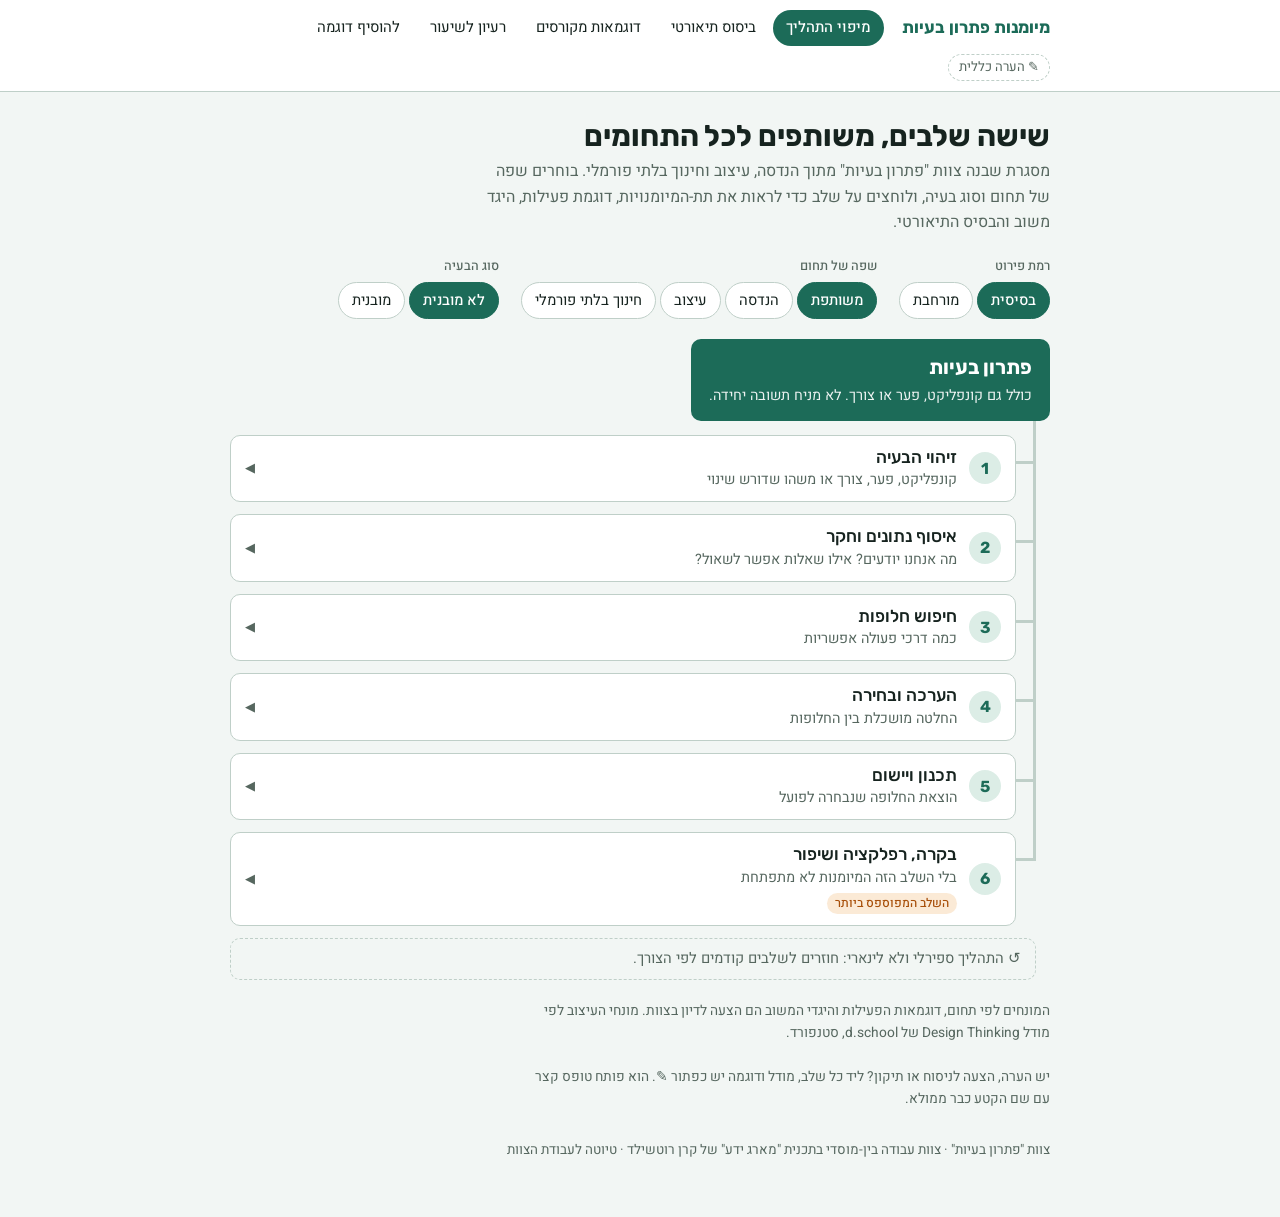
<file: problem-solving/index.html>
<!doctype html>
<html lang="he" dir="rtl">
<head>
<meta charset="utf-8">
<meta name="viewport" content="width=device-width, initial-scale=1, viewport-fit=cover">
<meta name="robots" content="noindex">
<title>מיומנות פתרון בעיות</title>
<link rel="stylesheet" href="https://fonts.googleapis.com/css2?family=Heebo:wght@400;500;700&family=Rubik:wght@500;700&display=swap">
<link rel="stylesheet" href="styles.css">
</head>
<body>
<header class="topbar" dir="rtl" lang="he">
  <div class="topbar-in">
    <a class="brand" href="index.html">מיומנות פתרון בעיות</a>
    <nav class="nav" aria-label="ניווט באתר">
      <a href="index.html" aria-current="page">מיפוי התהליך</a>
      <a href="theory.html">ביסוס תיאורטי</a>
      <a href="examples.html">דוגמאות מקורסים</a>
      <a href="idea.html">רעיון לשיעור</a>
      <a href="template.html">להוסיף דוגמה</a>
    </nav>
    <a class="fb-link" id="fb-general" target="_blank" rel="noopener">✎ הערה כללית</a>
  </div>
</header>

<main class="page" dir="rtl" lang="he">
  <section class="view" id="view-map">
    <header>
      <h1>שישה שלבים, משותפים לכל התחומים</h1>
      <p class="lede">מסגרת שבנה צוות "פתרון בעיות" מתוך הנדסה, עיצוב וחינוך בלתי פורמלי. בוחרים שפה של תחום וסוג בעיה, ולוחצים על שלב כדי לראות את תת-המיומנויות, דוגמת פעילות, היגד משוב והבסיס התיאורטי.</p>
    </header>
    <div class="controls">
      <fieldset><legend>רמת פירוט</legend><div class="seg">
        <input type="radio" name="level" id="level-basic" value="basic" checked><label for="level-basic">בסיסית</label>
        <input type="radio" name="level" id="level-full" value="full"><label for="level-full">מורחבת</label>
      </div></fieldset>
      <fieldset><legend>שפה של תחום</legend><div class="seg">
        <input type="radio" name="field" id="field-shared" value="shared" checked><label for="field-shared">משותפת</label>
        <input type="radio" name="field" id="field-eng" value="eng"><label for="field-eng">הנדסה</label>
        <input type="radio" name="field" id="field-design" value="design"><label for="field-design">עיצוב</label>
        <input type="radio" name="field" id="field-edu" value="edu"><label for="field-edu">חינוך בלתי פורמלי</label>
      </div></fieldset>
      <fieldset><legend>סוג הבעיה</legend><div class="seg">
        <input type="radio" name="ptype" id="ptype-open" value="open" checked><label for="ptype-open">לא מובנית</label>
        <input type="radio" name="ptype" id="ptype-closed" value="closed"><label for="ptype-closed">מובנית</label>
      </div></fieldset>
    </div>
    <div class="tree-wrap">
      <div class="root"><b>פתרון בעיות</b><span>כולל גם קונפליקט, פער או צורך. לא מניח תשובה יחידה.</span></div>
      <ol class="tree" id="tree"></ol>
      <div class="loop">↺ התהליך ספירלי ולא לינארי: חוזרים לשלבים קודמים לפי הצורך.</div>
    </div>
    <p class="note">המונחים לפי תחום, דוגמאות הפעילות והיגדי המשוב הם הצעה לדיון בצוות. מונחי העיצוב לפי מודל Design Thinking של d.school, סטנפורד.</p>
  </section>


  <p class="note">יש הערה, הצעה לניסוח או תיקון? ליד כל שלב, מודל ודוגמה יש כפתור ✎. הוא פותח טופס קצר עם שם הקטע כבר ממולא.</p>
  <footer class="foot">צוות "פתרון בעיות" · צוות עבודה בין-מוסדי בתכנית "מארג ידע" של קרן רוטשילד · טיוטה לעבודת הצוות</footer>
</main>
<script src="app.js"></script>
</body>
</html>
</file>
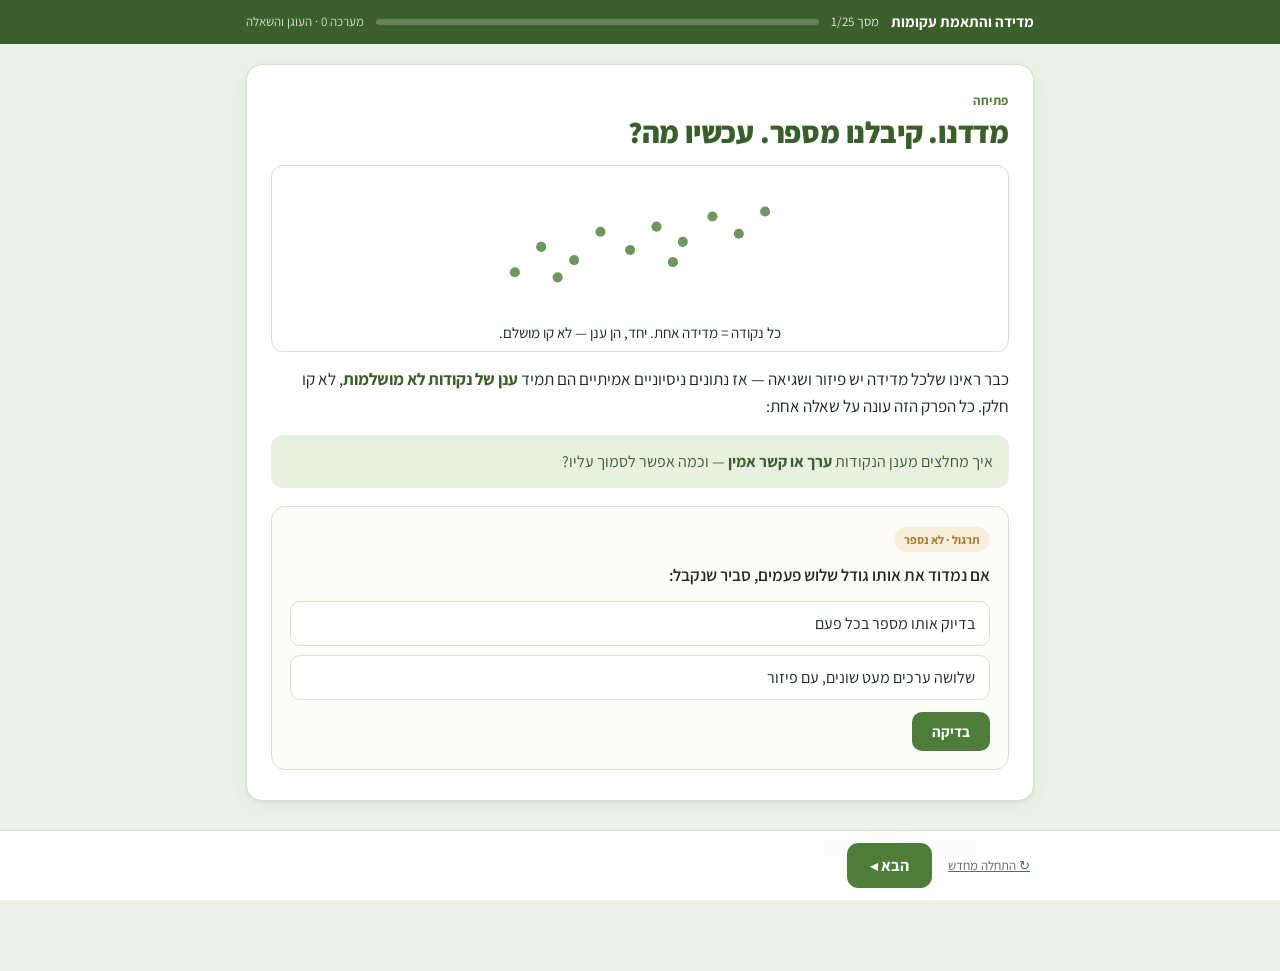
<file: examples/data-analysis/index.html>
<!doctype html>
<html lang="he" dir="rtl">
<meta charset="utf-8">
<meta name="viewport" content="width=device-width, initial-scale=1, viewport-fit=cover">
<title>מדידה והתאמת עקומות</title>
<meta name="claude:viewport-fit-sides" content="cover">
<style>
/* Data-driven lomda engine. All text lives in content.js; this file is engine+style.
   One typeface throughout (Assistant). Committed light "paper" theme, green academic palette matching the source deck. */
:root{
  --paper:#fff; --bg:#eef1ea; --ink:#1f2a22; --muted:#5c6b5e;
  --green:#4e7d3a; --green-dark:#3a5f2b; --green-soft:#e8f0e0;
  --gold:#a9792a; --gold-soft:#f7efdc; --gold-line:#e4cf9f;
  --good:#2e7d32; --good-bg:#e7f4e7; --bad:#c0392b; --bad-bg:#fbeae7;
  --line:#d8e0d0; --shadow:0 1px 3px rgba(40,60,40,.08),0 6px 20px rgba(40,60,40,.06);
  --sans:'Assistant',system-ui,-apple-system,'Segoe UI',sans-serif;
  color-scheme:light;
}
*{box-sizing:border-box}
html,body{margin:0}
body{background:var(--bg);color:var(--ink);font-family:var(--sans);font-size:17px;line-height:1.6;direction:rtl;-webkit-text-size-adjust:100%}
body::before{content:"";position:fixed;inset:0 0 auto;height:env(safe-area-inset-top,0px);background:var(--green-dark);z-index:30}

header{position:sticky;top:env(safe-area-inset-top,0px);z-index:20;background:var(--green-dark);color:#fff}
.bar-in{max-width:820px;margin:0 auto;padding-left:max(16px,env(safe-area-inset-left,0px));padding-right:max(16px,env(safe-area-inset-right,0px));padding-block:10px;display:flex;align-items:center;gap:12px;flex-wrap:wrap}
.bar-title{font-weight:700;font-size:15px;white-space:nowrap}
.count{font-size:13px;color:#e4efda;font-variant-numeric:tabular-nums;white-space:nowrap}
.progress{height:6px;background:rgba(255,255,255,.22);border-radius:99px;overflow:hidden;flex:1 1 120px;min-width:110px}
.progress>i{display:block;height:100%;background:#bcd99f;width:0;transition:width .35s ease}
.bar-unit{font-size:13px;color:#cfe0c3;margin-inline-start:auto;white-space:nowrap}

main{max-width:820px;margin:0 auto;padding-left:max(16px,env(safe-area-inset-left,0px));padding-right:max(16px,env(safe-area-inset-right,0px));padding-block:20px 112px}
.screen{background:var(--paper);border:1px solid var(--line);border-radius:16px;box-shadow:var(--shadow);padding:26px 24px;animation:fade .35s ease}
@media (prefers-reduced-motion:reduce){.screen,.msg{animation:none!important}}
@keyframes fade{from{opacity:0;transform:translateY(8px)}to{opacity:1;transform:none}}
@media (max-width:520px){.screen{padding:20px 15px}}

.eyebrow{font-size:13px;font-weight:700;letter-spacing:.6px;color:var(--green);margin:0 0 2px}
h2{font-weight:800;letter-spacing:-.2px;font-size:clamp(23px,4.5vw,30px);line-height:1.2;margin:0 0 .5em;color:var(--green-dark);text-wrap:balance}
h3{font-size:18px;font-weight:700;margin:1.2em 0 .4em}
p{margin:.55em 0}
strong{color:var(--green-dark);font-weight:700}
.scene{background:var(--green-soft);border-radius:10px;padding:10px 14px;font-size:15px;color:var(--green-dark);margin-bottom:14px}
.note{background:var(--green-soft);border-radius:10px;padding:12px 16px;font-size:15.5px;color:var(--green-dark);margin:12px 0}
.core{background:var(--green-soft);border-radius:12px;padding:14px 16px;margin:14px 0;font-size:16px;color:var(--green-dark)}
.core.teal{background:#e3f1f3;color:#124}
ul.clean{list-style:none;padding:0;margin:.6em 0;display:flex;flex-direction:column;gap:10px}
ul.clean>li{position:relative;padding-inline-start:30px;min-width:0}
ul.clean>li::before{content:"";position:absolute;inset-inline-start:4px;top:.62em;width:9px;height:9px;border-radius:3px;background:var(--green);transform:rotate(45deg)}
figure{margin:16px 0;text-align:center}
figure img{max-width:100%;border:1px solid var(--line);border-radius:10px;background:#fff}
figcaption{font-size:13px;color:var(--muted);margin-top:7px;line-height:1.4}
.eq{display:flex;justify-content:center;margin:14px 0}
.eq img{max-height:52px;width:auto;border:1px solid var(--line);border-radius:8px;background:#fff;padding:6px 12px}
.wordmap{display:flex;gap:12px;flex-wrap:wrap;margin:14px 0}
.wordmap .w{flex:1 1 220px;min-width:0;border:1px solid var(--line);border-radius:12px;padding:12px 14px}
.wordmap .w b{font-size:17px}
.wordmap .w .gloss{color:var(--muted);font-size:14px}

/* chart */
.chart{background:#fff;border:1px solid var(--line);border-radius:12px;padding:10px 8px 4px;margin:14px 0}
.chart svg{width:100%;height:auto;display:block}
.readout{text-align:center;font-size:15px;color:var(--ink);font-variant-numeric:tabular-nums;margin:6px 0 2px;min-height:1.4em}
.readout b{color:var(--green-dark)}
.slider-wrap{margin:10px 4px 2px}
.slider-wrap label{font-size:14px;color:var(--muted)}
input[type=range]{width:100%;accent-color:var(--green);margin-top:6px}
.legend{display:flex;gap:16px;justify-content:center;flex-wrap:wrap;font-size:13px;color:var(--muted);margin:8px 0 2px}
.legend i{display:inline-block;width:13px;height:13px;border-radius:3px;vertical-align:-2px;margin-inline-end:5px}

/* dialogue */
.dialogue{display:flex;flex-direction:column;gap:12px;margin:16px 0}
.msg{display:flex;gap:10px;align-items:flex-start;animation:fade .35s ease}
.msg.t{flex-direction:row-reverse}
.ava{flex:0 0 auto;width:38px;height:38px;border-radius:50%;display:grid;place-items:center;font-weight:800;font-size:18px;color:#fff}
.msg.z .ava{background:var(--gold)}
.msg.t .ava{background:var(--green)}
.bubble{border-radius:14px;padding:10px 14px;max-width:80%;font-size:15.5px}
.msg.z .bubble{background:var(--gold-soft);border:1px solid var(--gold-line);border-top-right-radius:4px}
.msg.t .bubble{background:var(--green-soft);border:1px solid #cfe0bf;border-top-left-radius:4px}
.bubble .who{display:block;font-size:12px;font-weight:700;margin-bottom:2px;opacity:.8}
.msg.z .who{color:var(--gold)} .msg.t .who{color:var(--green-dark)}
.turnlabel{text-align:center;font-size:13px;font-weight:700;letter-spacing:.3px;color:var(--muted);margin:6px 0 -2px}

/* divider */
.divider{text-align:center}
.divider .num{font-size:clamp(60px,16vw,92px);line-height:1;color:var(--green-soft);font-weight:700}
.divider h2{color:var(--green-dark);margin-top:-.12em}
.divider .sub{color:var(--muted)}

/* questions */
.quiz{border:1.5px solid var(--line);border-radius:14px;padding:18px;margin:18px 0 4px;background:#fcfdfb}
.qtag{display:inline-block;font-size:12px;font-weight:700;border-radius:99px;padding:3px 10px;margin-bottom:8px}
.qtag.practice{background:var(--gold-soft);color:var(--gold)}
.q{font-weight:600;margin:.1em 0 .7em}
.opts{display:flex;flex-direction:column;gap:9px}
.opt{font-family:inherit;font-size:16px;text-align:start;background:#fff;border:1.5px solid var(--line);border-radius:10px;padding:11px 14px;cursor:pointer;color:var(--ink);transition:border-color .15s,background .15s}
.opt:hover{border-color:var(--green)}
.opt:focus-visible{outline:3px solid #bcd99f;outline-offset:2px}
.opt.sel{border-color:var(--green);background:var(--green-soft)}
.opt.correct{border-color:var(--good);background:var(--good-bg)}
.opt.wrong{border-color:var(--bad);background:var(--bad-bg)}
.opt[disabled]{cursor:default}
.numrow{display:flex;gap:10px;align-items:center;flex-wrap:wrap}
.numrow input{font-family:inherit;font-size:17px;width:130px;padding:10px 12px;border:1.5px solid var(--line);border-radius:10px;text-align:center}
.numrow input:focus-visible{outline:3px solid #bcd99f;outline-offset:1px;border-color:var(--green)}
.numrow .unit{color:var(--muted);font-size:15px}
.check{font-family:inherit;font-size:15px;font-weight:700;background:var(--green);color:#fff;border:none;border-radius:10px;padding:10px 20px;cursor:pointer;margin-top:12px}
.check:hover{background:var(--green-dark)}
.check:focus-visible{outline:3px solid #bcd99f;outline-offset:2px}
.check:disabled{background:var(--muted);cursor:default}
.fb{margin-top:12px;border-radius:10px;padding:11px 14px;font-size:15px;line-height:1.5}
.fb.ok{background:var(--good-bg);color:#1e5620;border:1px solid #bcdcbd}
.fb.no{background:var(--bad-bg);color:#8d2a1e;border:1px solid #e7bcb6}
.cards{display:flex;flex-direction:column;gap:10px;margin:4px 0 14px}
.card{border:1.5px solid var(--line);border-radius:11px;padding:12px 14px;font-size:15.5px;background:#fff;cursor:pointer;transition:border-color .15s,background .15s}
.card:hover{border-color:var(--green)}
.card.picked{border-color:var(--green);background:var(--green-soft);box-shadow:0 0 0 2px #bcd99f inset}
.card.placed{opacity:.55;cursor:default}
.card .tag{font-size:12px;font-weight:700;color:var(--muted);display:block;margin-top:4px}
.bins{display:grid;grid-template-columns:1fr 1fr;gap:12px;margin:4px 0 14px}
@media (max-width:460px){.bins{grid-template-columns:1fr}}
.bin{border:2px dashed var(--line);border-radius:13px;padding:12px;min-height:120px}
.bin h4{margin:0 0 8px;font-size:15px;display:flex;align-items:center;gap:8px}
.bin.safe h4{color:var(--good)} .bin.care h4{color:var(--bad)}
.bin .mini{display:flex;flex-direction:column;gap:7px}
.bin .drop{font-size:13px;color:var(--muted);text-align:center;padding:14px 4px}
.chip{border-radius:9px;padding:8px 11px;font-size:14px;border:1px solid var(--line);background:#fafbf8}
.chip.ok{background:var(--good-bg);border-color:#bcdcbd}
.chip.no{background:var(--bad-bg);border-color:#e7bcb6}
.chip .v{font-weight:700;margin-inline-start:4px}
.qtag.graded{background:var(--green-soft);color:var(--green-dark)}
.figrow{display:grid;grid-template-columns:1fr 1fr;gap:12px;margin:14px 0}
.figrow figure{margin:0}
@media (max-width:460px){.figrow{grid-template-columns:1fr}}
.scales{display:flex;flex-direction:column;gap:8px;margin:14px 0}
.scale-card{background:#fff;border:1px solid var(--line);border-radius:10px;padding:8px 6px 2px}
.scale-card .lab{font-size:13px;font-weight:700;color:var(--muted);text-align:center;margin:2px 0}
.scale-card svg{width:100%;height:auto;display:block}
.tree{border:1px solid var(--line);border-radius:14px;padding:16px;margin:14px 0;background:#fcfdfb}
.tree-q{font-weight:700;color:var(--green-dark);margin-bottom:10px}
.tree-branches{display:grid;grid-template-columns:1fr 1fr;gap:12px}
@media (max-width:520px){.tree-branches{grid-template-columns:1fr}}
.tree-branch{border:1px solid var(--line);border-radius:10px;padding:10px 12px;background:#fff}
.tree-a{font-weight:700}
.tree-m{color:var(--green-dark);margin-top:4px;font-size:15px}
.tree-subq{font-weight:700;color:var(--muted);font-size:14px;margin:8px 0 6px}
.tree-sub{display:flex;justify-content:space-between;gap:8px;flex-wrap:wrap;border-top:1px dashed var(--line);padding:6px 0;font-size:14px}
.tree-sub .tm{color:var(--green-dark);font-weight:600}
.tree-foot{margin-top:10px;font-size:14px;color:var(--muted);font-style:italic}
.examnote{background:var(--gold-soft)!important;color:var(--gold)!important;font-weight:600}
.result{text-align:center}
.score-ring{font-size:58px;font-weight:800;line-height:1;margin:6px 0}
.verdict{font-size:20px;font-weight:700;margin:.2em 0}
.verdict.pass{color:var(--good)} .verdict.fail{color:var(--bad)}
.lead{font-size:18px;color:var(--muted)}
.breakdown{text-align:start;max-width:520px;margin:18px auto 0;display:flex;flex-direction:column;gap:8px}
.breakdown .row{display:flex;gap:10px;align-items:flex-start;font-size:15px;padding:10px 12px;border-radius:9px;background:#fafbf8;border:1px solid var(--line)}
.breakdown .mark{font-weight:800}
.breakdown .row.c .mark{color:var(--good)} .breakdown .row.w .mark{color:var(--bad)}

.center{display:flex;justify-content:center;margin-top:16px}

nav{position:fixed;inset-inline:0;bottom:0;z-index:20;background:rgba(255,255,255,.93);backdrop-filter:blur(8px);border-top:1px solid var(--line);padding-bottom:env(safe-area-inset-bottom,0px)}
.nav-in{max-width:820px;margin:0 auto;padding-left:max(16px,env(safe-area-inset-left,0px));padding-right:max(16px,env(safe-area-inset-right,0px));padding-block:12px;display:flex;gap:12px;align-items:center}
.btn{font-family:inherit;font-size:16px;font-weight:700;border-radius:11px;padding:11px 22px;cursor:pointer;border:1.5px solid var(--green);background:#fff;color:var(--green-dark)}
.btn:hover{background:var(--green-soft)}
.btn:focus-visible{outline:3px solid #bcd99f;outline-offset:2px}
.btn.primary{background:var(--green);color:#fff;border-color:var(--green)}
.btn.primary:hover{background:var(--green-dark)}
.btn:disabled{opacity:.4;cursor:default}
.reset{font-family:inherit;font-size:13px;background:none;border:none;color:var(--muted);cursor:pointer;text-decoration:underline;padding:6px 4px}
.reset:hover{color:var(--green-dark)}
.reset:focus-visible{outline:3px solid #bcd99f;outline-offset:2px;border-radius:6px}
.prev{margin-inline-start:auto}
main{padding-block-end:24px}
.credit{display:flex;flex-wrap:wrap;gap:6px 14px;align-items:center;justify-content:center;max-width:820px;margin:0 auto;padding:8px 16px 104px;font-size:13px;color:var(--muted);text-align:center}
.credit img{height:34px;width:auto;mix-blend-mode:multiply}
</style>
<link rel="preconnect" href="https://fonts.googleapis.com">
<link rel="preconnect" href="https://fonts.gstatic.com" crossorigin>
<link rel="stylesheet" href="https://fonts.googleapis.com/css2?family=Assistant:wght@400;600;700;800&display=swap">

<header>
  <div class="bar-in">
    <span class="bar-title" id="barTitle">מדידה והתאמת עקומות</span>
    <span class="count" id="count"></span>
    <div class="progress"><i id="pbar"></i></div>
    <span class="bar-unit" id="act"></span>
  </div>
</header>

<main><div id="screenHost"></div></main>
<footer class="credit"><img src="logo-unit.jpg" alt="היחידה לקידום איכות ההוראה והלמידה · אוניברסיטת בן-גוריון בנגב"><span>נוצר ביחידה לקידום איכות ההוראה והלמידה, אוניברסיטת בן-גוריון בנגב · פיתוח: ד״ר ענבל צרפתי-ברעד</span></footer>

<nav>
  <div class="nav-in">
    <button class="reset" id="resetBtn">↻ התחלה מחדש</button>
    <button class="btn prev" id="prevBtn" hidden>▸ הקודם</button>
    <button class="btn primary" id="nextBtn" hidden>הבא ◂</button>
  </div>
</nav>

<script src="content.js" charset="utf-8"></script>
<script>
/* ===================== calibration chart ===================== */
var W=460,H=300,pL=52,pR=18,pT=18,pB=46,pRight=W-pR,pBottom=H-pB,pW=pRight-pL,pH=pBottom-pT;
function X(c){return pL+(c/14)*pW;}
function Y(a){return pBottom-(a/1.4)*pH;}
var DATA=[[2,0.21],[4,0.39],[6,0.60],[8,0.82],[10,0.99]];
var TRUE=[[0.5,0.04],[1,0.08],[1.5,0.13],[2,0.21],[4,0.39],[6,0.60],[8,0.82],[10,0.99],[11,1.03],[12,1.07],[13,1.11],[14,1.15]];
function cAxis(){var s='';
  s+='<line x1="'+pL+'" y1="'+pBottom+'" x2="'+pRight+'" y2="'+pBottom+'" stroke="#b9c4ad" stroke-width="1.5"/>';
  s+='<line x1="'+pL+'" y1="'+pT+'" x2="'+pL+'" y2="'+pBottom+'" stroke="#b9c4ad" stroke-width="1.5"/>';
  for(var c=2;c<=14;c+=2){s+='<line x1="'+X(c)+'" y1="'+pBottom+'" x2="'+X(c)+'" y2="'+(pBottom+4)+'" stroke="#b9c4ad"/><text x="'+X(c)+'" y="'+(pBottom+17)+'" text-anchor="middle" font-family="Assistant,sans-serif" font-size="11" fill="#5c6b5e">'+c+'</text>';}
  for(var a=0.2;a<=1.401;a+=0.2){var ya=Y(a);s+='<line x1="'+(pL-4)+'" y1="'+ya+'" x2="'+pL+'" y2="'+ya+'" stroke="#b9c4ad"/><text x="'+(pL-7)+'" y="'+(ya+4)+'" text-anchor="end" font-family="Assistant,sans-serif" font-size="11" fill="#5c6b5e">'+a.toFixed(1)+'</text>';}
  s+='<text x="'+((pL+pRight)/2)+'" y="'+(H-6)+'" text-anchor="middle" font-family="Assistant,sans-serif" font-size="12" fill="#1f2a22">ריכוז C</text>';
  s+='<text transform="translate(14,'+((pT+pBottom)/2)+') rotate(-90)" text-anchor="middle" font-family="Assistant,sans-serif" font-size="12" fill="#1f2a22">בליעה A</text>';
  return s;}
function cLine(){return '<line x1="'+X(0)+'" y1="'+Y(0)+'" x2="'+X(10)+'" y2="'+Y(1.0)+'" stroke="#4e7d3a" stroke-width="2.4"/><line x1="'+X(10)+'" y1="'+Y(1.0)+'" x2="'+X(14)+'" y2="'+Y(1.4)+'" stroke="#4e7d3a" stroke-width="2" stroke-dasharray="5 4" opacity="0.6"/>';}
function cSeg(){var a=DATA[0],b=DATA[1];return '<line x1="'+X(a[0])+'" y1="'+Y(a[1])+'" x2="'+X(b[0])+'" y2="'+Y(b[1])+'" stroke="#4e7d3a" stroke-width="2.8" stroke-linecap="round"/>';}
function cAllSeg(){return '<polyline points="'+DATA.map(function(d){return X(d[0])+','+Y(d[1]);}).join(' ')+'" fill="none" stroke="#4e7d3a" stroke-width="2.4" stroke-linejoin="round"/>';}
function cFit(p1,p2,color){var m=(p2[1]-p1[1])/(p2[0]-p1[0]),b=p1[1]-m*p1[0];return '<line x1="'+X(0)+'" y1="'+Y(b)+'" x2="'+X(14)+'" y2="'+Y(m*14+b)+'" stroke="'+color+'" stroke-width="2.2" opacity=".9"/>';}
var NOISY=[[1,0.16],[2,0.13],[3,0.42],[4,0.31],[5,0.59],[6,0.48],[7,0.80],[8,0.63],[9,0.98],[10,0.86]];
function miniChart(pts,col){var s='<svg viewBox="0 0 460 300" style="width:100%;height:auto"><rect width="460" height="300" fill="#fff"/>'+cAxis()+'<line x1="'+X(0)+'" y1="'+Y(0)+'" x2="'+X(10)+'" y2="'+Y(1.0)+'" stroke="#4e7d3a" stroke-width="2.4"/>';pts.forEach(function(d){s+='<circle cx="'+X(d[0])+'" cy="'+Y(d[1])+'" r="4.5" fill="'+col+'" stroke="#fff" stroke-width="1.2"/>';});return s+'</svg>';}
function cPoints(){var s='';DATA.forEach(function(d){s+='<circle cx="'+X(d[0])+'" cy="'+Y(d[1])+'" r="4.5" fill="#3a5f2b" stroke="#fff" stroke-width="1.2"/>';});return s;}
function cZones(){var s='<defs><pattern id="hatch" width="7" height="7" patternTransform="rotate(45)" patternUnits="userSpaceOnUse"><line x1="0" y1="0" x2="0" y2="7" stroke="rgba(192,57,43,.25)" stroke-width="1.4"/></pattern></defs>';
  s+='<rect x="'+X(2)+'" y="'+pT+'" width="'+(X(10)-X(2))+'" height="'+pH+'" fill="rgba(78,125,58,.14)"/>';
  s+='<rect x="'+pL+'" y="'+pT+'" width="'+(X(2)-pL)+'" height="'+pH+'" fill="rgba(192,57,43,.09)"/>';
  s+='<rect x="'+X(10)+'" y="'+pT+'" width="'+(pRight-X(10))+'" height="'+pH+'" fill="url(#hatch)"/>';return s;}
function cMarker(c,a,col,lbl){var x=X(c),y=Y(a);return '<line x1="'+pL+'" y1="'+y+'" x2="'+x+'" y2="'+y+'" stroke="'+col+'" stroke-width="1.3" stroke-dasharray="4 3" opacity=".8"/><line x1="'+x+'" y1="'+pBottom+'" x2="'+x+'" y2="'+y+'" stroke="'+col+'" stroke-width="1.3" stroke-dasharray="4 3" opacity=".8"/><circle cx="'+x+'" cy="'+y+'" r="5" fill="'+col+'" stroke="#fff" stroke-width="1.4"/><text x="'+x+'" y="'+(y-10)+'" text-anchor="middle" font-family="Assistant,sans-serif" font-weight="700" font-size="12.5" fill="'+col+'">'+lbl+'</text>';}
function cTrue(){var col='#1f7a8c',out=TRUE.filter(function(d){return d[0]>=10;});
  var path='M'+out.map(function(d){return X(d[0])+' '+Y(d[1]);}).join(' L ');
  var s='<path d="'+path+'" fill="none" stroke="'+col+'" stroke-width="2.2" stroke-dasharray="1 4" stroke-linecap="round" opacity=".85"/>';
  TRUE.forEach(function(d){s+='<circle cx="'+X(d[0])+'" cy="'+Y(d[1])+'" r="3.4" fill="'+col+'" opacity=".9"/>';});return s;}
/* vertical guides where the two fits are compared, with each fit's value marked */
function cFitReads(cs){var s='';cs.forEach(function(c){var az=0.0975*c+0.015,at=0.1075*c-0.04;
  s+='<line x1="'+X(c)+'" y1="'+pBottom+'" x2="'+X(c)+'" y2="'+pT+'" stroke="#1f2a22" stroke-width="1" stroke-dasharray="3 4" opacity=".45"/>';
  s+='<circle cx="'+X(c)+'" cy="'+Y(az)+'" r="4.5" fill="#a9792a" stroke="#fff" stroke-width="1.2"/><circle cx="'+X(c)+'" cy="'+Y(at)+'" r="4.5" fill="#2e7d32" stroke="#fff" stroke-width="1.2"/>';
  s+='<text x="'+(X(c)-6)+'" y="'+(pT+12)+'" text-anchor="end" font-family="Assistant,sans-serif" font-weight="700" font-size="12"><tspan fill="#1f2a22">C='+c+':</tspan><tspan x="'+(X(c)-6)+'" dy="15" fill="#a9792a">'+az.toFixed(2)+'</tspan><tspan x="'+(X(c)-6)+'" dy="15" fill="#2e7d32">'+at.toFixed(2)+'</tspan></text>';});return s;}
function cDraw(o){o=o||{};var s='<svg viewBox="0 0 '+W+' '+H+'" role="img" aria-label="גרף כיול: בליעה מול ריכוז">';
  if(o.zones)s+=cZones();s+=cAxis();if(o.seg)s+=cSeg();if(o.allseg)s+=cAllSeg();if(o.twofits)s+=cFit([2,0.21],[10,0.99],'#a9792a')+cFit([4,0.39],[8,0.82],'#2e7d32')+cFitReads([5,9]);if(o.line)s+=cLine();s+=cPoints();if(o.trueData)s+=cTrue();
  if(o.markers){s+=cMarker(3,0.30,'#2e7d32','C=3 ✓');s+=cMarker(13,1.30,'#c0392b','C=13 ✗');}
  if(o.sliderC!=null){var c=o.sliderC,a=0.1*c,x=X(c),y=Y(a);s+='<line x1="'+pL+'" y1="'+y+'" x2="'+x+'" y2="'+y+'" stroke="#a9792a" stroke-width="1.3" stroke-dasharray="4 3"/><line x1="'+x+'" y1="'+pBottom+'" x2="'+x+'" y2="'+y+'" stroke="#a9792a" stroke-width="1.3" stroke-dasharray="4 3"/><circle cx="'+x+'" cy="'+y+'" r="6" fill="#a9792a" stroke="#fff" stroke-width="1.6"/>';}
  s+='</svg>';return s;}

function makeCalib(mode){
  var wrap=el('div','chart'), cd=el('div'); cd.dir='ltr'; wrap.appendChild(cd);
  var st={showTrue:false,engStage:0,sliderVal:3};
  function render(){var o={};
    if(mode==='learn-line')o={line:true};
    else if(mode==='learn')o={zones:true,line:true,markers:true,trueData:st.showTrue};
    else if(mode==='engage'){o={seg:st.engStage===1,line:st.engStage>=2};if(st.engStage>=1)o.sliderC=st.sliderVal;}
    else if(mode==='segments')o={allseg:true};
    else if(mode==='twofits')o={twofits:true};
    cd.innerHTML=cDraw(o);}
  var api={node:wrap,render:render};
  if(mode==='engage'){
    var ro=el('div','readout','אלה נקודות הכיול שמדדנו. המשיכו כדי לשמוע את זרובבל ותרצה.'); wrap.appendChild(ro);
    var sw=el('div','slider-wrap'); sw.hidden=true;
    var lbl=el('label',null,'גררו את הסמן:');
    var inp=document.createElement('input'); inp.type='range'; inp.min=2;inp.max=4;inp.step=0.1;inp.value=3;
    sw.appendChild(lbl); sw.appendChild(inp); wrap.appendChild(sw);
    function upd(){var c=st.sliderVal,a=0.1*c,outside=(c>10||c<2);ro.innerHTML='ריכוז C = <b>'+c.toFixed(1)+'</b> &nbsp;→&nbsp; בליעה A ≈ <b>'+a.toFixed(2)+'</b>'+((st.engStage>=2&&outside)?' &nbsp;<span style="color:var(--bad)">(מחוץ לטווח — ניחוש)</span>':'');}
    inp.addEventListener('input',function(){st.sliderVal=parseFloat(inp.value);render();upd();});
    api.setStage=function(s){st.engStage=s;if(s===1){inp.min=2;inp.max=4;inp.value=3;st.sliderVal=3;sw.hidden=false;lbl.textContent='גררו לקרוא בליעה לריכוז בין 2 ל-4:';}else if(s===2){inp.min=0;inp.max=14;inp.value=13;st.sliderVal=13;sw.hidden=false;lbl.textContent='גררו לכל ריכוז — גם מחוץ לטווח שנמדד:';}render();upd();};
  }
  if(mode==='twofits'){var lg=el('div','legend');lg.innerHTML='<span><i style="background:#a9792a"></i>הישר של זרובבל (הקצוות)</span><span><i style="background:#2e7d32"></i>הישר של תרצה (האמצעיות)</span>';wrap.appendChild(lg);}
  if(mode==='learn'){
    var leg=el('div','legend'); leg.innerHTML='<span><i style="background:rgba(78,125,58,.18)"></i>יש נתונים — אפשר לסמוך</span><span><i style="background:rgba(192,57,43,.14)"></i>אין נתונים — ניחוש</span><span class="trueLeg" hidden><i style="background:#1f7a8c;border-radius:50%"></i>ערכים אמיתיים</span>'; wrap.appendChild(leg);
    api.setTrue=function(b){st.showTrue=b;render();leg.querySelector('.trueLeg').hidden=!b;};
  }
  render(); return api;
}

/* ===================== helpers ===================== */
function el(tag,cls,html){var e=document.createElement(tag);if(cls)e.className=cls;if(html!=null)e.innerHTML=html;return e;}

function buildScale(type,mark,markColor){
  var W=520,H=86,L=34,R=34,y=46,w=W-L-R;
  function frac(v){return type==='log'?Math.log10(v):(v-1)/9;}
  function Xs(v){return L+frac(v)*w;}
  var s='<svg viewBox="0 0 '+W+' '+H+'" role="img" aria-label="סקאלה">';
  s+='<line x1="'+L+'" y1="'+y+'" x2="'+(W-R)+'" y2="'+y+'" stroke="#3a5f2b" stroke-width="2"/>';
  for(var v=1;v<=10;v++){var x=Xs(v),mj=(v===1||v===10);
    s+='<line x1="'+x+'" y1="'+(y-6)+'" x2="'+x+'" y2="'+(y+6)+'" stroke="#3a5f2b" stroke-width="'+(mj?2:1)+'"/>';
    s+='<text x="'+x+'" y="'+(y+22)+'" text-anchor="middle" font-family="Assistant,sans-serif" font-size="13" fill="#1f2a22">'+v+'</text>';}
  if(mark){var mx=Xs(mark);
    s+='<path d="M'+mx+' '+(y-9)+' l-6 -12 l12 0 z" fill="'+markColor+'"/>';
    s+='<line x1="'+mx+'" y1="'+(y-9)+'" x2="'+mx+'" y2="'+(y+9)+'" stroke="'+markColor+'" stroke-width="2.5"/>';
    s+='<text x="'+mx+'" y="'+(y-26)+'" text-anchor="middle" font-family="Assistant,sans-serif" font-weight="700" font-size="14" fill="'+markColor+'">'+mark+'</text>';}
  s+='</svg>';return s;
}
function renderScatter(){
  var ww=300,hh=110,pts=[[0.12,0.3],[0.2,0.55],[0.3,0.42],[0.38,0.7],[0.47,0.52],[0.55,0.75],[0.63,0.6],[0.72,0.85],[0.8,0.68],[0.88,0.9],[0.25,0.25],[0.6,0.4]],d='';
  pts.forEach(function(p){d+='<circle cx="'+(20+p[0]*(ww-40))+'" cy="'+(hh-10-p[1]*(hh-30))+'" r="4" fill="#4e7d3a" opacity=".8"/>';});
  var c=el('div','chart'); c.innerHTML='<div dir="ltr"><svg viewBox="0 0 '+ww+' '+hh+'" style="width:100%;height:auto;max-width:380px;margin:0 auto;display:block"><rect width="'+ww+'" height="'+hh+'" fill="#fff"/>'+d+'</svg></div><div class="readout">כל נקודה = מדידה אחת. יחד, הן ענן — לא קו מושלם.</div>';
  return c;
}
/* zoom on two neighbouring calibration points: "take the middle" vs reading the line */
function renderLocalInterp(){
  var w=460,h=280,l=52,r=18,t=18,bt=46,c0=3.5,c1=6.5,a0=0.3,a1=0.7;
  function x(c){return l+(c-c0)/(c1-c0)*(w-l-r);} function y(a){return h-bt-(a-a0)/(a1-a0)*(h-t-bt);}
  var F='font-family="Assistant,sans-serif"',s='<svg viewBox="0 0 '+w+' '+h+'" role="img" aria-label="אינטרפולציה בין שתי נקודות כיול">';
  s+='<line x1="'+l+'" y1="'+y(a0)+'" x2="'+(w-r)+'" y2="'+y(a0)+'" stroke="#b9c4ad" stroke-width="1.5"/><line x1="'+l+'" y1="'+t+'" x2="'+l+'" y2="'+y(a0)+'" stroke="#b9c4ad" stroke-width="1.5"/>';
  [4,4.5,5,5.5,6].forEach(function(c){s+='<line x1="'+x(c)+'" y1="'+y(a0)+'" x2="'+x(c)+'" y2="'+(y(a0)+4)+'" stroke="#b9c4ad"/><text x="'+x(c)+'" y="'+(y(a0)+17)+'" text-anchor="middle" '+F+' font-size="11" fill="#5c6b5e">'+c+'</text>';});
  [0.4,0.5,0.6,0.7].forEach(function(a){s+='<line x1="'+(l-4)+'" y1="'+y(a)+'" x2="'+l+'" y2="'+y(a)+'" stroke="#b9c4ad"/><text x="'+(l-7)+'" y="'+(y(a)+4)+'" text-anchor="end" '+F+' font-size="11" fill="#5c6b5e">'+a.toFixed(1)+'</text>';});
  s+='<text x="'+((l+w-r)/2)+'" y="'+(h-6)+'" text-anchor="middle" '+F+' font-size="12" fill="#1f2a22">ריכוז C</text><text transform="translate(14,'+((t+y(a0))/2)+') rotate(-90)" text-anchor="middle" '+F+' font-size="12" fill="#1f2a22">בליעה A</text>';
  s+='<line x1="'+x(5)+'" y1="'+y(a0)+'" x2="'+x(5)+'" y2="'+t+'" stroke="#a9792a" stroke-width="1" stroke-dasharray="3 4" opacity=".7"/><text x="'+x(5)+'" y="'+(t+10)+'" text-anchor="middle" direction="rtl" '+F+' font-size="11" fill="#a9792a">האמצע: C=5</text>';
  s+='<line x1="'+x(5.5)+'" y1="'+y(a0)+'" x2="'+x(5.5)+'" y2="'+y(0.5475)+'" stroke="#1f2a22" stroke-width="1.2" stroke-dasharray="4 3" opacity=".6"/>';
  s+='<line x1="'+x(4)+'" y1="'+y(0.39)+'" x2="'+x(6)+'" y2="'+y(0.60)+'" stroke="#4e7d3a" stroke-width="2.4"/>';
  s+='<circle cx="'+x(4)+'" cy="'+y(0.39)+'" r="5" fill="#3a5f2b" stroke="#fff" stroke-width="1.3"/><circle cx="'+x(6)+'" cy="'+y(0.60)+'" r="5" fill="#3a5f2b" stroke="#fff" stroke-width="1.3"/>';
  s+='<text x="'+x(4)+'" y="'+(y(0.39)+20)+'" text-anchor="middle" '+F+' font-size="11.5" fill="#3a5f2b">(4, 0.39)</text><text x="'+x(6)+'" y="'+(y(0.60)-12)+'" text-anchor="middle" '+F+' font-size="11.5" fill="#3a5f2b">(6, 0.60)</text>';
  s+='<circle cx="'+x(5.5)+'" cy="'+y(0.495)+'" r="5.5" fill="#a9792a" stroke="#fff" stroke-width="1.4"/><text x="'+(x(5.5)+10)+'" y="'+(y(0.495)+16)+'" text-anchor="end" direction="rtl" '+F+' font-weight="700" font-size="12" fill="#a9792a">זרובבל: האמצע ≈ 0.50 ✗</text>';
  s+='<circle cx="'+x(5.5)+'" cy="'+y(0.5475)+'" r="5.5" fill="#2e7d32" stroke="#fff" stroke-width="1.4"/><text x="'+(x(5.5)-10)+'" y="'+(y(0.5475)-8)+'" text-anchor="start" direction="rtl" '+F+' font-weight="700" font-size="12" fill="#2e7d32">על הקו ≈ 0.55 ✓</text>';
  var c=el('div','chart'); c.innerHTML='<div dir="ltr">'+s+'</svg></div><div class="readout">הגדלה של הקטע בין C=4 ל-C=6. ב-C=5.5 הערך על הקו גבוה מ"האמצע".</div>';
  return c;
}
function renderTree(b){
  var wrap=el('div','tree');
  wrap.appendChild(el('div','tree-q',b.q1));
  var br=el('div','tree-branches');
  b.branches.forEach(function(x){
    var col=el('div','tree-branch');
    col.appendChild(el('div','tree-a',x.a));
    if(x.method) col.appendChild(el('div','tree-m','→ '+x.method));
    if(x.sub){ col.appendChild(el('div','tree-subq',x.sub.q));
      x.sub.opts.forEach(function(o){col.appendChild(el('div','tree-sub','<span class="ta">'+o.a+'</span><span class="tm">→ '+o.method+'</span>'));}); }
    br.appendChild(col);
  });
  wrap.appendChild(br);
  if(b.foot) wrap.appendChild(el('div','tree-foot',b.foot));
  return wrap;
}
var SCORM=(function(){
  var api=null,found=false,startMs=Date.now();
  function find(w){var n=0;while(w&&n<12){try{if(w.API)return w.API;}catch(e){return null;}var pp;try{pp=w.parent;}catch(e){return null;}if(pp&&pp!==w){w=pp;n++;}else break;}return null;}
  function ts(ms){var s=Math.floor(ms/1000),h=Math.floor(s/3600),m=Math.floor((s%3600)/60),ss=s%60;function p(n){return(n<10?'0':'')+n;}return p(h)+':'+p(m)+':'+p(ss);}
  return {
    get live(){return found;},
    init:function(){try{api=find(window);if(!api){var op=null;try{op=window.opener;}catch(e){}if(op)api=find(op);}}catch(e){api=null;}if(!api)return false;try{found=(api.LMSInitialize('')+''==='true');if(found){var st=api.LMSGetValue('cmi.core.lesson_status');if(!st||st==='not attempted'||st===''){api.LMSSetValue('cmi.core.lesson_status','incomplete');}api.LMSCommit('');}}catch(e){found=false;}return found;},
    finish:function(score,passed){if(!found)return;try{api.LMSSetValue('cmi.core.score.min','0');api.LMSSetValue('cmi.core.score.max','100');api.LMSSetValue('cmi.core.score.raw',String(score));api.LMSSetValue('cmi.core.lesson_status',passed?'passed':'failed');api.LMSSetValue('cmi.core.session_time',ts(Date.now()-startMs));api.LMSCommit('');}catch(e){}},
    quit:function(){if(found){try{api.LMSFinish('');}catch(e){}}}
  };
})();

/* ===================== block + question renderers ===================== */
function renderBlock(b,ctx,host){
  switch(b.t){
    case 'p': host.appendChild(el('p',null,b.html)); break;
    case 'scene': host.appendChild(el('div','scene',b.html)); break;
    case 'note': host.appendChild(el('div','note',b.html)); break;
    case 'core': host.appendChild(el('div','core',b.html)); break;
    case 'coreTeal': host.appendChild(el('div','core teal',b.html)); break;
    case 'list': var ul=el('ul','clean'); b.items.forEach(function(it){ul.appendChild(el('li',null,it));}); host.appendChild(ul); break;
    case 'eq': var f=el('figure','eq'); f.innerHTML='<img src="'+b.src+'" alt="'+(b.alt||'')+'">'; host.appendChild(f); break;
    case 'img': var fi=el('figure'); fi.innerHTML='<img src="'+b.src+'" alt="'+(b.alt||'')+'">'+(b.cap?'<figcaption>'+b.cap+'</figcaption>':''); host.appendChild(fi); break;
    case 'wordmap': var wm=el('div','wordmap'); b.items.forEach(function(w){wm.appendChild(el('div','w','<b>'+w.term+'</b> <span class="gloss">('+w.gloss+')</span><br>'+w.body));}); host.appendChild(wm); break;
    case 'calibChart': var api=makeCalib(b.mode); host.appendChild(api.node); if(b.mode==='engage')ctx.engageChart=api; if(b.mode==='learn')ctx.learnChart=api; break;
    case 'dialogue': renderDialogue(b,ctx,host); break;
    case 'reveal': renderReveal(b,ctx,host); break;
    case 'scatter': host.appendChild(renderScatter()); break;
    case 'localInterp': host.appendChild(renderLocalInterp()); break;
    case 'figrow': var fr=el('div','figrow'); b.items.forEach(function(it){var f=el('figure');f.innerHTML='<img src="'+it.src+'" alt="'+(it.alt||'')+'">'+(it.cap?'<figcaption>'+it.cap+'</figcaption>':'');fr.appendChild(f);}); host.appendChild(fr); break;
    case 'comparefits': var frc=el('div','figrow');
      var fc1=el('figure'); fc1.innerHTML='<div class="chart" dir="ltr">'+miniChart(DATA,'#3a5f2b')+'</div><figcaption>נתונים נקיים — הנקודות כמעט על הקו</figcaption>';
      var fc2=el('figure'); fc2.innerHTML='<div class="chart" dir="ltr">'+miniChart(NOISY,'#2a6f7a')+'</div><figcaption>נתונים רועשים — מפוזרים סביב הקו</figcaption>';
      frc.appendChild(fc1); frc.appendChild(fc2); host.appendChild(frc); break;
    case 'logscales': var sc=el('div','scales'); b.items.forEach(function(it){var card=el('div','scale-card');card.appendChild(el('div','lab',it.label));var holder=el('div');holder.dir='ltr';holder.innerHTML=buildScale(it.type,it.mark,it.color==='red'?'#c0392b':'#2e7d32');card.appendChild(holder);sc.appendChild(card);}); host.appendChild(sc); break;
    case 'decisionTree': host.appendChild(renderTree(b)); break;
  }
}

function lineNode(it){
  if(it.turn) return el('div','turnlabel',it.turn);
  var row=el('div','msg '+it.who);
  row.innerHTML='<div class="ava">'+(it.who==='z'?'ז':'ת')+'</div><div class="bubble"><span class="who">'+(it.who==='z'?'זרובבל':'תרצה')+'</span>'+it.text+'</div>';
  return row;
}
function renderDialogue(b,ctx,host){
  var dEl=el('div','dialogue'); host.appendChild(dEl);
  if(b.mode!=='progressive'){ b.lines.forEach(function(it){dEl.appendChild(lineNode(it));}); return; }
  ctx.needDialogue=true; ctx.dialogueDone=false;
  var di=0, bw=el('div','center'), btn=el('button','btn primary','המשיכו ▸'); bw.appendChild(btn); host.appendChild(bw);
  btn.addEventListener('click',function(){
    if(di>=b.lines.length){ bw.hidden=true; ctx.dialogueDone=true; updateNav(); return; }
    var it=b.lines[di++], node=lineNode(it); dEl.appendChild(node);
    if(it.stage && ctx.engageChart) ctx.engageChart.setStage(it.stage);
    if(di>=b.lines.length){ btn.textContent='סיום הסבב ▸'; }
    if(node.scrollIntoView) node.scrollIntoView({behavior:'smooth',block:'nearest'});
  });
}
function renderReveal(b,ctx,host){
  var bw=el('div','center'), btn=el('button','btn',b.showLabel); bw.appendChild(btn); host.appendChild(bw);
  var cont=el('div'); cont.hidden=true; host.appendChild(cont);
  b.blocks.forEach(function(bb){ renderBlock(bb,ctx,cont); });
  var shown=false;
  btn.addEventListener('click',function(){ shown=!shown; cont.hidden=!shown; btn.textContent=shown?b.hideLabel:b.showLabel; if(b.chartTrue&&ctx.learnChart)ctx.learnChart.setTrue(shown); });
}

function renderQuestion(q,host,onDone){
  if(q.t==='mc') return renderMC(q,host,onDone);
  if(q.t==='numeric') return renderNumeric(q,host,onDone);
  if(q.t==='sort') return renderSort(q,host,onDone);
}
/* a sequence of questions: each one appears only after the previous one was checked */
function renderQuestions(qs,host){
  var boxes=qs.map(function(){var d=el('div');d.hidden=true;host.appendChild(d);return d;});
  function show(i){if(i>=qs.length)return;boxes[i].hidden=false;renderQuestion(qs[i],boxes[i],function(){show(i+1);});if(i>0&&boxes[i].scrollIntoView)boxes[i].scrollIntoView({behavior:'smooth',block:'nearest'});}
  show(0);
}
function renderMC(q,host,onDone){
  var box=el('div','quiz'); host.appendChild(box);
  box.appendChild(el('span','qtag practice','תרגול · לא נספר'));
  box.appendChild(el('p','q',q.q));
  var opts=el('div','opts'); box.appendChild(opts); var picked=null;
  q.opts.forEach(function(o){var bt=el('button','opt',o.text);bt.dataset.k=o.k;
    bt.addEventListener('click',function(){if(bt.disabled)return;opts.querySelectorAll('.opt').forEach(function(x){x.classList.remove('sel');});bt.classList.add('sel');picked=o.k;});
    opts.appendChild(bt);});
  var chk=el('button','check','בדיקה'); box.appendChild(chk);
  var fb=el('div','fb'); fb.hidden=true; box.appendChild(fb);
  chk.addEventListener('click',function(){
    if(!picked){fb.hidden=false;fb.className='fb no';fb.textContent='בחרו תשובה לפני הבדיקה.';return;}
    var ok=picked===q.answer;
    opts.querySelectorAll('.opt').forEach(function(o){o.disabled=true;var k=o.dataset.k;if(k===q.answer)o.classList.add('correct');else if(k===picked)o.classList.add('wrong');o.classList.remove('sel');});
    fb.hidden=false;fb.className='fb '+(ok?'ok':'no');fb.textContent=ok?q.fb.ok:q.fb.no;chk.disabled=true;if(onDone)onDone();
  });
}
function renderNumeric(q,host,onDone){
  var box=el('div','quiz'); host.appendChild(box);
  box.appendChild(el('span','qtag practice','תרגול · לא נספר'));
  box.appendChild(el('p','q',q.q));
  var row=el('div','numrow'); var inp=document.createElement('input'); inp.type='number'; inp.step='any'; inp.inputMode='decimal'; inp.placeholder=q.placeholder||''; inp.setAttribute('aria-label','תשובה מספרית');
  row.appendChild(inp); if(q.unit)row.appendChild(el('span','unit',q.unit)); box.appendChild(row);
  var chk=el('button','check','בדיקה'); box.appendChild(chk);
  var fb=el('div','fb'); fb.hidden=true; box.appendChild(fb);
  chk.addEventListener('click',function(){
    if(inp.value===''){fb.hidden=false;fb.className='fb no';fb.textContent='הקלידו תשובה לפני הבדיקה.';return;}
    var v=parseFloat(inp.value),ok=!isNaN(v)&&Math.abs(v-q.answer)<=(q.tol||0.01);
    inp.disabled=true;inp.style.borderColor=ok?'var(--good)':'var(--bad)';
    fb.hidden=false;fb.className='fb '+(ok?'ok':'no');fb.textContent=ok?q.fb.ok:q.fb.no;chk.disabled=true;if(onDone)onDone();
  });
}
function renderSort(q,host,onDone){
  var box=el('div','quiz'); host.appendChild(box);
  box.appendChild(el('span','qtag practice','תרגול · לא נספר'));
  var pool=el('div','cards'); box.appendChild(pool);
  var binsEl=el('div','bins'), binMini={}, binLabel={};
  q.bins.forEach(function(bn){ binLabel[bn.id]=bn.label;
    var bin=el('div','bin '+(bn.id==='safe'?'safe':'care')); bin.dataset.bin=bn.id;
    bin.appendChild(el('h4',null,'<span class="ava" style="width:26px;height:26px;font-size:14px;background:var(--'+(bn.color==='gold'?'gold':'green')+')">'+bn.ava+'</span> '+bn.label));
    var mini=el('div','mini'); mini.appendChild(el('div','drop','בחרו כרטיס ואז לחצו כאן')); bin.appendChild(mini); binMini[bn.id]=mini; binsEl.appendChild(bin);
  });
  box.appendChild(binsEl);
  var chk=el('button','check','בדיקה'); chk.disabled=true; box.appendChild(chk);
  var fb=el('div','fb'); fb.hidden=true; box.appendChild(fb);
  var picked=null, placed={}, texts={}, total=q.cards.length;
  q.cards.forEach(function(c,i){var id='c'+i; texts[id]=c.text;
    var card=el('div','card',c.text+'<span class="tag">לחצו לבחירה</span>'); card.dataset.id=id; card.dataset.correct=c.correct;
    card.addEventListener('click',function(){if(card.classList.contains('placed'))return;if(picked===card){card.classList.remove('picked');picked=null;return;}pool.querySelectorAll('.card').forEach(function(x){x.classList.remove('picked');});card.classList.add('picked');picked=card;});
    pool.appendChild(card);
  });
  binsEl.querySelectorAll('.bin').forEach(function(bin){
    bin.addEventListener('click',function(){
      if(!picked)return; var id=picked.dataset.id; placed[id]=bin.dataset.bin;
      var mini=binMini[bin.dataset.bin], dh=mini.querySelector('.drop'); if(dh)dh.remove();
      var chip=el('div','chip',texts[id]); chip.dataset.id=id; mini.appendChild(chip);
      picked.classList.add('placed'); picked.classList.remove('picked'); picked.querySelector('.tag').textContent='✓ שובץ'; picked=null;
      chk.disabled=Object.keys(placed).length<total;
    });
  });
  chk.addEventListener('click',function(){
    var right=0;
    q.cards.forEach(function(c,i){var id='c'+i;var chip=box.querySelector('.chip[data-id="'+id+'"]');var ok=placed[id]===c.correct;if(ok)right++;chip.classList.add(ok?'ok':'no');chip.innerHTML=texts[id]+'<span class="v">'+(ok?'✓':'✗ — '+binLabel[c.correct])+'</span>';});
    fb.hidden=false;
    if(right===total){fb.className='fb ok';fb.textContent=q.fbOk;}else{fb.className='fb no';fb.textContent=q.fbNo.replace('{n}',right);}
    chk.disabled=true;if(onDone)onDone();
  });
}

function renderExam(s,hostEl){
  hostEl.appendChild(el('p','eyebrow',s.eyebrow||'מבחן מסכם'));
  hostEl.appendChild(el('h2',null,s.title||'מבחן מסכם'));
  if(s.intro) hostEl.appendChild(el('p',null,s.intro));
  var graders=[];
  s.questions.forEach(function(q,i){
    var box=el('div','quiz graded'); hostEl.appendChild(box);
    box.appendChild(el('span','qtag graded','שאלה '+(i+1)+' · נספרת'));
    box.appendChild(el('p','q',q.q));
    if(q.t==='numeric'){
      var row=el('div','numrow'),inp=document.createElement('input');inp.type='number';inp.step='any';inp.inputMode='decimal';inp.placeholder=q.placeholder||'';inp.setAttribute('aria-label','תשובה מספרית');
      row.appendChild(inp); if(q.unit)row.appendChild(el('span','unit',q.unit)); box.appendChild(row);
      graders.push({ans:function(){return inp.value!=='';},ok:function(){var v=parseFloat(inp.value);return !isNaN(v)&&Math.abs(v-q.answer)<=(q.tol||0.01);}});
    }else{
      var opts=el('div','opts'),picked={v:null};
      q.opts.forEach(function(o){var bt=el('button','opt',o.text);bt.dataset.k=o.k;bt.addEventListener('click',function(){opts.querySelectorAll('.opt').forEach(function(x){x.classList.remove('sel');});bt.classList.add('sel');picked.v=o.k;});opts.appendChild(bt);});
      box.appendChild(opts);
      graders.push({ans:function(){return picked.v!=null;},ok:function(){return picked.v===q.answer;}});
    }
  });
  var warn=el('div','fb no');warn.hidden=true;hostEl.appendChild(warn);
  var sub=el('button','check','שליחת המבחן');sub.style.fontSize='16px';hostEl.appendChild(sub);
  sub.addEventListener('click',function(){
    var un=graders.filter(function(g){return !g.ans();});
    if(un.length){warn.hidden=false;warn.textContent='נותרו '+un.length+' שאלות ללא מענה. ענו על כולן לפני השליחה.';return;}
    var rows=graders.map(function(g){return g.ok();}),right=rows.filter(Boolean).length,score=Math.round(right/graders.length*100),passed=score>=(window.LOMDA.pass||70);
    examResult={score:score,passed:passed,right:right,total:graders.length,rows:rows};
    SCORM.finish(score,passed);
    idx++; renderScreen();
  });
}
function renderResult(hostEl){
  var r=examResult||{score:0,passed:false,right:0,total:0,rows:[]},pass=(window.LOMDA.pass||70);
  hostEl.appendChild(el('p','eyebrow','סיום הלומדה'));
  hostEl.appendChild(el('h2',null,'עניתם נכון על '+r.right+' מתוך '+r.total+' שאלות'));
  var ring=el('div','score-ring',String(r.score));ring.style.color=r.passed?'var(--good)':'var(--bad)';hostEl.appendChild(ring);
  hostEl.appendChild(el('div','verdict '+(r.passed?'pass':'fail'),r.passed?'עברתם בהצלחה! 🎉':'לא עברתם הפעם'));
  hostEl.appendChild(el('p','lead',r.passed?('כל הכבוד — סיימתם את הלומדה ועמדתם בציון העובר ('+pass+').'):('הציון העובר הוא '+pass+'. אפשר לחזור על היחידות ולנסות שוב.')));
  var bd=el('div','breakdown');r.rows.forEach(function(ok,i){bd.appendChild(el('div','row '+(ok?'c':'w'),'<span class="mark">'+(ok?'✓':'✗')+'</span><span>שאלה '+(i+1)+': '+(ok?'נכון':'שגוי')+'</span>'));});hostEl.appendChild(bd);
  if(SCORM.live){var sm=el('p',null,'✓ הציון ('+r.score+') והסטטוס דווחו ל-Moodle.');sm.style.cssText='margin-top:18px;font-size:14px;color:var(--muted)';hostEl.appendChild(sm);}
  var rb=el('button','btn','חזרה לתחילת הלומדה');rb.style.marginTop='16px';rb.addEventListener('click',function(){idx=0;examResult=null;renderScreen();});hostEl.appendChild(rb);
}

/* ===================== engine / navigation ===================== */
var SCREENS=(window.LOMDA&&window.LOMDA.screens)||[];
var idx=0, ctx={}, examResult=null, host=document.getElementById('screenHost');
var prevBtn=document.getElementById('prevBtn'), nextBtn=document.getElementById('nextBtn');
var actEl=document.getElementById('act'), countEl=document.getElementById('count'), pbar=document.getElementById('pbar');
if(window.LOMDA&&window.LOMDA.title){document.getElementById('barTitle').textContent=window.LOMDA.title;}

function updateNav(){
  var s=SCREENS[idx];
  prevBtn.hidden=(idx===0)||(s&&s.kind==='result');
  nextBtn.hidden=(idx>=SCREENS.length-1)||(s&&(s.kind==='exam'||s.kind==='result'));
}
function renderScreen(){
  host.innerHTML=''; ctx={needDialogue:false,dialogueDone:false,engageChart:null,learnChart:null};
  var s=SCREENS[idx];
  actEl.textContent=s.act||'';
  countEl.textContent='מסך '+(idx+1)+'/'+SCREENS.length;
  pbar.style.width=(SCREENS.length>1?(idx/(SCREENS.length-1)*100):0)+'%';
  var sec=el('section','screen'+(s.kind==='divider'?' divider':'')+(s.kind==='result'?' result':''));
  if(s.kind==='divider'){ sec.innerHTML='<div class="num">'+s.num+'</div><h2>'+s.title+'</h2><p class="sub">'+(s.sub||'')+'</p>'; }
  else if(s.kind==='exam'){ renderExam(s,sec); }
  else if(s.kind==='result'){ renderResult(sec); }
  else{
    if(s.eyebrow) sec.appendChild(el('p','eyebrow',s.eyebrow));
    if(s.title) sec.appendChild(el('h2',null,s.title));
    (s.blocks||[]).forEach(function(b){ renderBlock(b,ctx,sec); });
    if(s.question) renderQuestion(s.question,sec);
    if(s.questions) renderQuestions(s.questions,sec);
    if(s.examNote) sec.appendChild(el('div','note examnote',s.examNote));
  }
  host.appendChild(sec);
  updateNav();
  window.scrollTo({top:0,behavior:'smooth'});
}
prevBtn.addEventListener('click',function(){ if(idx>0){idx--;renderScreen();} });
nextBtn.addEventListener('click',function(){ if(idx<SCREENS.length-1){idx++;renderScreen();} });
document.getElementById('resetBtn').addEventListener('click',function(){ location.reload(); });

SCORM.init();
window.addEventListener('beforeunload',function(){ SCORM.quit(); });
if(SCREENS.length){ renderScreen(); }
else{ host.innerHTML='<section class="screen"><p>שגיאה: קובץ התוכן (content.js) לא נטען.</p></section>'; }
</script>

</html>
</file>
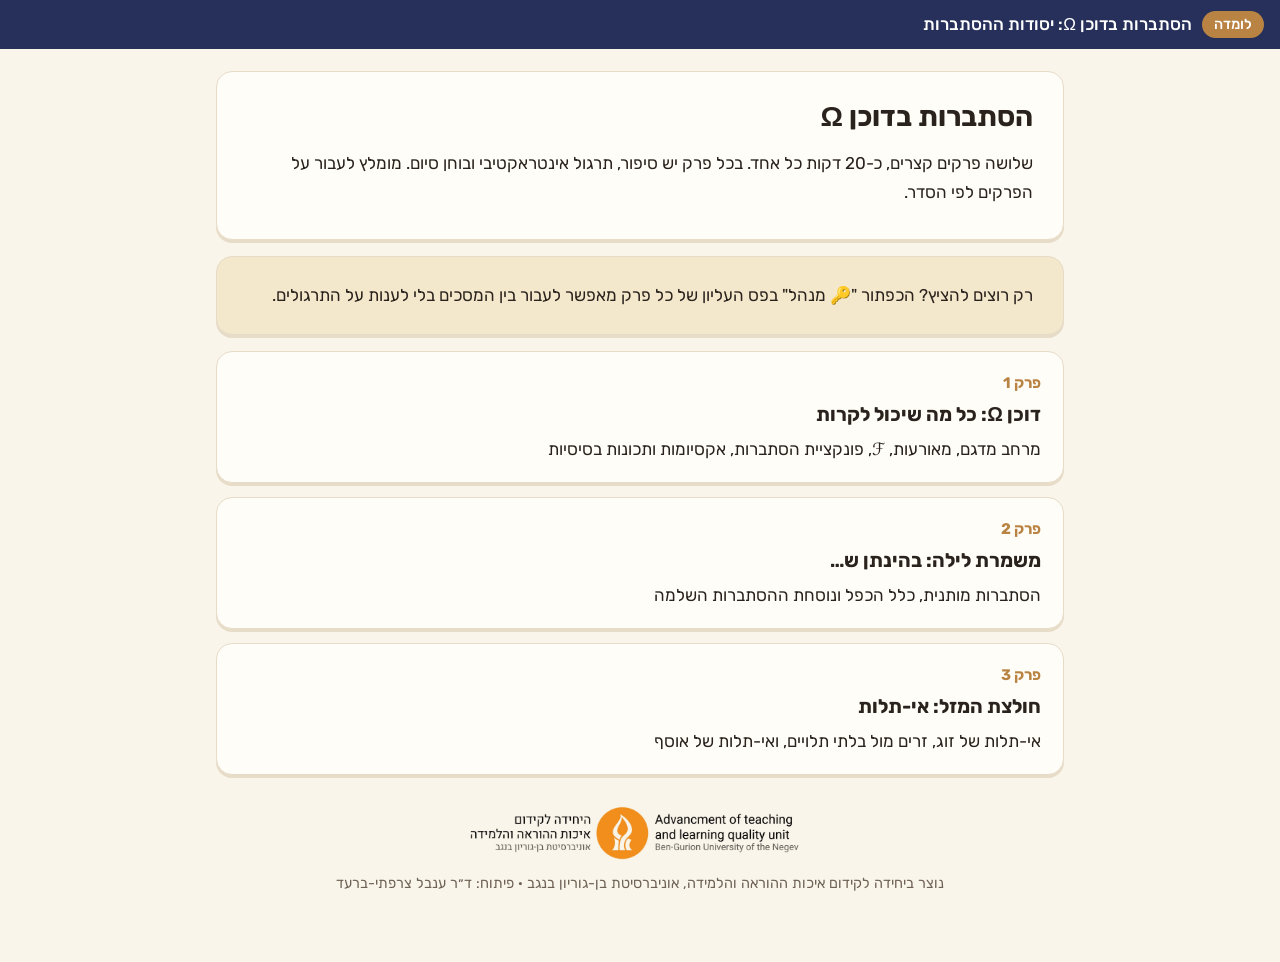
<file: examples/probability/index.html>
<!doctype html>
<html lang="he" dir="rtl">
<head>
<meta charset="utf-8">
<meta name="viewport" content="width=device-width, initial-scale=1">
<title>הסתברות בדוכן Ω</title>
<link rel="preconnect" href="https://fonts.googleapis.com">
<link rel="preconnect" href="https://fonts.gstatic.com" crossorigin>
<link href="https://fonts.googleapis.com/css2?family=Rubik:wght@400;500;700&display=swap" rel="stylesheet">
<style>
:root{
  --bg:#faf5ea; --card:#fffdf8; --ink:#2a221c; --muted:#6e6255; --line:#e7dcc8;
  --olive:#56732a; --tahini:#f3e7cc; --pita:#b98443; --night:#26305a;
  --radius:16px;
}
*{box-sizing:border-box}
html,body{margin:0}
body{background:var(--bg);color:var(--ink);font-family:Rubik,"Segoe UI",Arial,sans-serif;font-size:17px;line-height:1.7;direction:rtl;min-height:100vh;display:flex;flex-direction:column}
.top{position:sticky;top:0;z-index:5;background:var(--night);color:#fff;padding:10px 16px;display:flex;gap:12px 20px;align-items:center;flex-wrap:wrap}
.brand{display:flex;gap:10px;align-items:center;font-weight:500}
.badge{background:var(--pita);color:#fff;border-radius:999px;padding:1px 12px;font-size:.85em;white-space:nowrap}
main{flex:1;width:100%;max-width:880px;margin:0 auto;padding:22px 16px 60px}
.card{background:var(--card);border:1px solid var(--line);border-radius:var(--radius);padding:24px 30px;box-shadow:0 3px 0 var(--line);margin-bottom:16px}
h2{margin:.1em 0 .5em;font-size:1.65em;line-height:1.3}
h3{margin:.1em 0 .2em;font-size:1.15em}
p{margin:.5em 0}
.hub{display:grid;gap:14px}
.hub a{display:block;text-decoration:none;color:inherit;background:var(--card);border:1px solid var(--line);border-radius:var(--radius);padding:18px 22px;box-shadow:0 3px 0 var(--line)}
.hub a:hover{border-color:var(--olive)}
.hub .n{color:var(--pita);font-weight:700;font-size:.9em}
.brandfoot{margin-top:28px;text-align:center;color:var(--muted);font-size:.85em}
.brandfoot img{width:100%;max-width:360px;height:auto;mix-blend-mode:multiply;display:block;margin:0 auto 6px}
@media (max-width:620px){ body{font-size:16px} .card{padding:18px 16px} h2{font-size:1.35em} }
</style>
</head>
<body>
<header class="top"><div class="brand"><span class="badge">לומדה</span><span>הסתברות בדוכן Ω: יסודות ההסתברות</span></div></header>
<main>
  <div class="card">
    <h2>הסתברות בדוכן Ω</h2>
    <p>שלושה פרקים קצרים, כ-20 דקות כל אחד. בכל פרק יש סיפור, תרגול אינטראקטיבי ובוחן סיום. מומלץ לעבור על הפרקים לפי הסדר.</p>
  </div>
  <div class="card" style="background:var(--tahini)">
    רק רוצים להציץ? הכפתור "🔑 מנהל" בפס העליון של כל פרק מאפשר לעבור בין המסכים בלי לענות על התרגולים.
  </div>
  <div class="hub">
    <a href="lesson1.html"><div class="n">פרק 1</div><h3>דוכן Ω: כל מה שיכול לקרות</h3><div>מרחב מדגם, מאורעות, ℱ, פונקציית הסתברות, אקסיומות ותכונות בסיסיות</div></a>
    <a href="lesson2.html"><div class="n">פרק 2</div><h3>משמרת לילה: בהינתן ש…</h3><div>הסתברות מותנית, כלל הכפל ונוסחת ההסתברות השלמה</div></a>
    <a href="lesson3.html"><div class="n">פרק 3</div><h3>חולצת המזל: אי-תלות</h3><div>אי-תלות של זוג, זרים מול בלתי תלויים, ואי-תלות של אוסף</div></a>
  </div>
  <footer class="brandfoot"><img src="logo-unit.jpg" alt="היחידה לקידום איכות ההוראה והלמידה · אוניברסיטת בן-גוריון בנגב"><p>נוצר ביחידה לקידום איכות ההוראה והלמידה, אוניברסיטת בן-גוריון בנגב · פיתוח: ד״ר ענבל צרפתי-ברעד</p></footer>
</main>
</body>
</html>
</file>
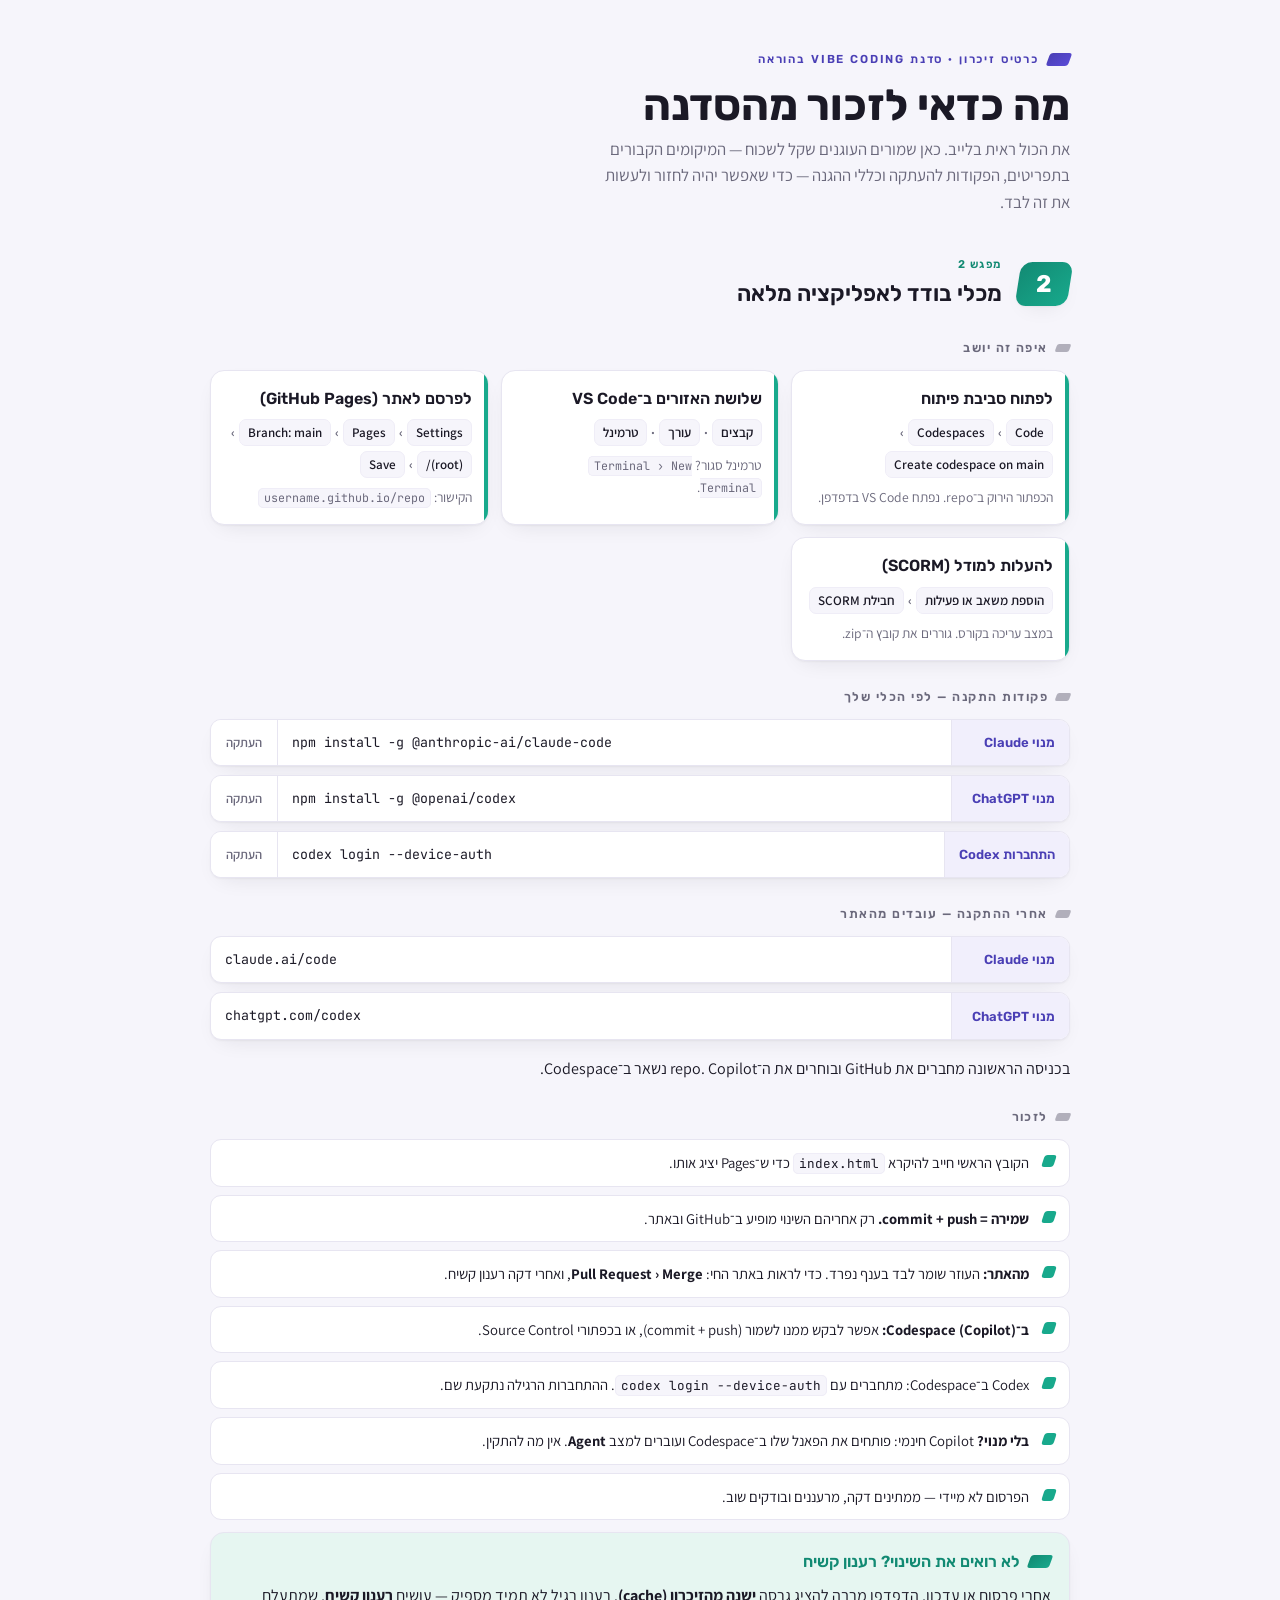
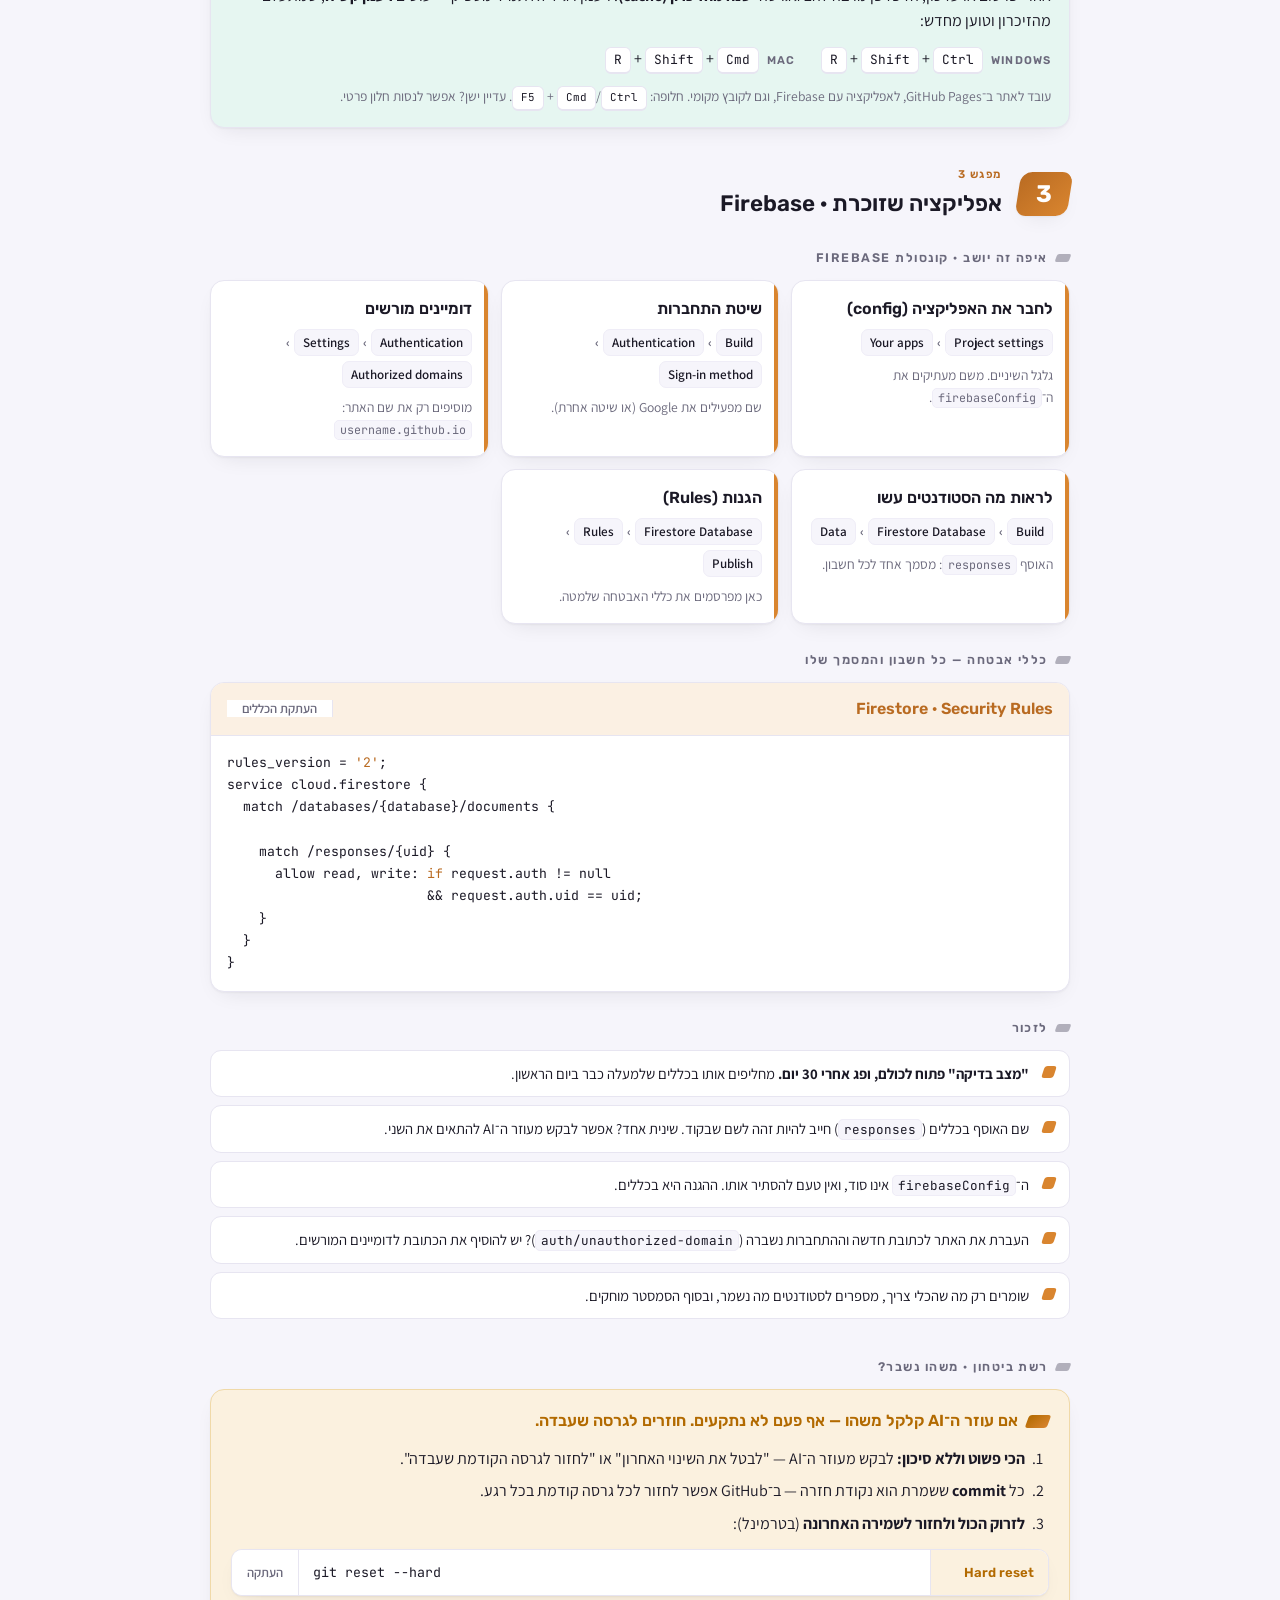
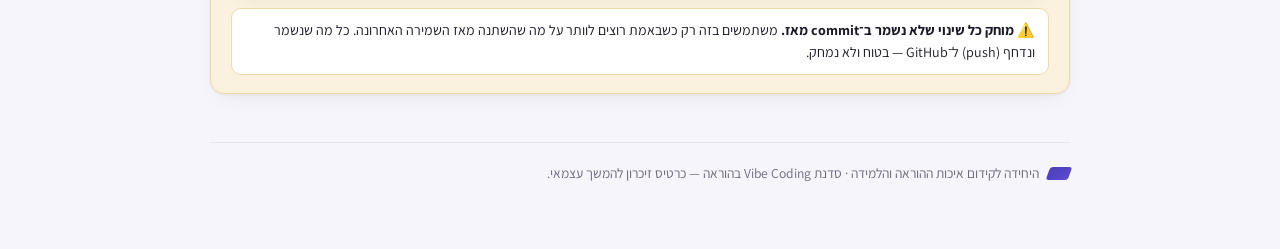
<file: handouts/memory-card.html>
<!doctype html>
<html lang="he" dir="rtl">
<head>
<meta charset="utf-8">
<meta name="viewport" content="width=device-width, initial-scale=1">
<title>כרטיס זיכרון לסדנה</title>
<link rel="preconnect" href="https://fonts.googleapis.com">
<link rel="preconnect" href="https://fonts.gstatic.com" crossorigin>
<link rel="stylesheet" href="https://fonts.googleapis.com/css2?family=Rubik:wght@500;600;700&family=Assistant:wght@400;500;600;700&family=JetBrains+Mono:wght@500;600&display=swap">
<style>
  :root{
    --paper:#ffffff; --ground:#f6f5fb; --ink:#1b1926; --muted:#6b697c;
    --line:#e7e5f1; --line-soft:#efedf7;
    --brand:#5b4bd6; --brand-ink:#4a3fb5; --brand-tint:#f1effc;
    --m2:#128a73; --m2-bright:#18a98c; --m2-tint:#e6f6f1;
    --m3:#b96b22; --m3-bright:#d9852f; --m3-tint:#fbf0e3;
    --good:#1f9d6b; --warn:#b26a00; --warn-tint:#fbf1df; --warn-line:#f0d9a8;
    --shadow:0 1px 2px rgba(27,25,38,.04), 0 8px 24px -12px rgba(27,25,38,.14);
    --font:"Assistant",-apple-system,"Segoe UI",Arial,sans-serif;
    --display:"Rubik",var(--font);
    --mono:"JetBrains Mono",ui-monospace,"SF Mono",Menlo,monospace;
    --radius:14px;
  }
  :root:not([data-theme="light"]){ }
  @media (prefers-color-scheme:dark){
    :root:not([data-theme="light"]){
      --paper:#211f2e; --ground:#15131f; --ink:#eceafa; --muted:#a4a1b8;
      --line:#322e46; --line-soft:#2a2739;
      --brand:#8a7df0; --brand-ink:#ab9ff6; --brand-tint:#211d38;
      --m2:#3fd0af; --m2-bright:#4fe0be; --m2-tint:#12312a;
      --m3:#e79b56; --m3-bright:#f0aa66; --m3-tint:#33261a;
      --good:#4bd39a; --warn:#e6a552; --warn-tint:#332710; --warn-line:#5a4519;
      --shadow:0 1px 2px rgba(0,0,0,.3), 0 10px 28px -14px rgba(0,0,0,.6);
    }
  }
  :root[data-theme="dark"]{
    --paper:#211f2e; --ground:#15131f; --ink:#eceafa; --muted:#a4a1b8;
    --line:#322e46; --line-soft:#2a2739;
    --brand:#8a7df0; --brand-ink:#ab9ff6; --brand-tint:#211d38;
    --m2:#3fd0af; --m2-bright:#4fe0be; --m2-tint:#12312a;
    --m3:#e79b56; --m3-bright:#f0aa66; --m3-tint:#33261a;
    --good:#4bd39a; --warn:#e6a552; --warn-tint:#332710; --warn-line:#5a4519;
    --shadow:0 1px 2px rgba(0,0,0,.3), 0 10px 28px -14px rgba(0,0,0,.6);
  }

  *{box-sizing:border-box}
  code,pre,kbd{font-variant-ligatures:none}
  body{
    direction:rtl; margin:0; background:var(--ground); color:var(--ink);
    font-family:var(--font); font-size:16px; line-height:1.6;
    -webkit-font-smoothing:antialiased;
  }
  .wrap{max-width:940px; margin:0 auto; padding:clamp(20px,4vw,48px) clamp(16px,4vw,40px) 64px}

  /* ---- header ---- */
  header.top{margin-bottom:40px}
  .eyebrow{display:inline-flex; align-items:center; gap:9px;
    font-family:var(--display); font-weight:600; font-size:.72rem;
    letter-spacing:.16em; text-transform:uppercase; color:var(--brand-ink)}
  .chip-skew{width:22px; height:13px; border-radius:3px;
    background:linear-gradient(135deg,var(--brand-ink),var(--brand));
    transform:skewX(-20deg); flex:0 0 auto}
  header.top h1{font-family:var(--display); font-weight:700;
    font-size:clamp(1.9rem,5vw,2.7rem); line-height:1.1; text-wrap:balance;
    margin:.5rem 0 .4rem}
  header.top p{max-width:60ch; color:var(--muted); font-size:1.05rem; margin:0}

  /* ---- meeting section ---- */
  .meeting{margin-top:38px; scroll-margin-top:20px}
  .m-head{display:flex; align-items:center; gap:16px; margin-bottom:20px}
  .m-num{font-family:var(--display); font-weight:700; font-size:1.5rem; color:#fff;
    width:52px; height:44px; display:grid; place-items:center; border-radius:11px;
    transform:skewX(-9deg); flex:0 0 auto; box-shadow:var(--shadow)}
  .m-num span{transform:skewX(9deg)}
  .m-head h2{font-family:var(--display); font-weight:600; font-size:1.4rem; margin:0}
  .m-head .m-tag{font-family:var(--display); font-weight:600; font-size:.7rem;
    letter-spacing:.14em; text-transform:uppercase; display:block; margin-bottom:2px}
  .m2 .m-num{background:linear-gradient(135deg,var(--m2),var(--m2-bright))}
  .m2 .m-tag{color:var(--m2)}
  .m3 .m-num{background:linear-gradient(135deg,var(--m3),var(--m3-bright))}
  .m3 .m-tag{color:var(--m3)}

  .block-label{font-family:var(--display); font-weight:600; font-size:.78rem;
    letter-spacing:.12em; text-transform:uppercase; color:var(--muted);
    margin:26px 0 12px; display:flex; align-items:center; gap:8px}
  .block-label::before{content:""; width:14px; height:8px; border-radius:2px;
    transform:skewX(-20deg); background:currentColor; opacity:.5}

  /* ---- location cards ---- */
  .cards{display:grid; grid-template-columns:repeat(auto-fill,minmax(258px,1fr)); gap:12px}
  .card{background:var(--paper); border:1px solid var(--line); border-radius:var(--radius);
    padding:15px 16px; box-shadow:var(--shadow); position:relative; overflow:hidden}
  .card::before{content:""; position:absolute; inset-inline-start:0; top:0; bottom:0;
    width:4px}
  .m2 .card::before{background:var(--m2-bright)}
  .m3 .card::before{background:var(--m3-bright)}
  .card h3{font-family:var(--display); font-weight:600; font-size:1rem; margin:0 0 8px}
  .path{display:flex; flex-wrap:wrap; gap:5px 4px; align-items:center; font-size:.82rem}
  .path .seg{background:var(--ground); border:1px solid var(--line-soft); border-radius:7px;
    padding:2px 8px; font-weight:600; white-space:nowrap; direction:ltr; unicode-bidi:plaintext}
  .path .arrow{color:var(--muted); font-weight:700}
  .card .hint{margin:9px 0 0; font-size:.85rem; color:var(--muted)}

  /* ---- copy rows (commands) ---- */
  .cmd{display:flex; align-items:stretch; gap:0; background:var(--paper);
    border:1px solid var(--line); border-radius:11px; overflow:hidden; box-shadow:var(--shadow)}
  .cmd + .cmd{margin-top:9px}
  .cmd .who{flex:0 0 auto; display:flex; align-items:center; padding:0 14px;
    font-family:var(--display); font-weight:600; font-size:.82rem; border-inline-end:1px solid var(--line);
    background:var(--brand-tint); color:var(--brand-ink); min-width:118px}
  .cmd code{flex:1; font-family:var(--mono); font-size:.83rem; padding:12px 14px;
    direction:ltr; text-align:left; overflow-x:auto; white-space:nowrap; color:var(--ink)}
  .copy{flex:0 0 auto; border:0; border-inline-start:1px solid var(--line);
    background:var(--paper); color:var(--muted); font-family:var(--font); font-weight:600;
    font-size:.8rem; padding:0 15px; cursor:pointer; transition:color .15s, background .15s}
  .copy:hover{color:var(--brand-ink); background:var(--brand-tint)}
  .copy.done{color:var(--good)}
  .copy:focus-visible{outline:2px solid var(--brand); outline-offset:-2px}

  /* ---- featured rules block ---- */
  .rules{background:var(--paper); border:1px solid var(--line); border-radius:var(--radius);
    box-shadow:var(--shadow); overflow:hidden}
  .rules .rules-head{display:flex; align-items:center; justify-content:space-between; gap:12px;
    padding:13px 16px; background:var(--m3-tint); border-bottom:1px solid var(--line)}
  .rules .rules-head strong{font-family:var(--display); font-weight:600; color:var(--m3)}
  .rules pre{margin:0; padding:16px; overflow-x:auto; direction:ltr; text-align:left;
    font-family:var(--mono); font-size:.82rem; line-height:1.7; color:var(--ink)}
  .rules pre .tok-k{color:var(--m3)} .rules pre .tok-c{color:var(--muted)}

  /* ---- reminders ---- */
  .reminders{list-style:none; margin:12px 0 0; padding:0; display:grid; gap:8px}
  .reminders li{background:var(--paper); border:1px solid var(--line); border-radius:11px;
    padding:11px 14px; padding-inline-start:40px; position:relative; font-size:.92rem}
  .reminders li::before{content:""; position:absolute; inset-inline-start:14px; top:15px;
    width:12px; height:12px; border-radius:3px; transform:skewX(-18deg)}
  .m2 .reminders li::before{background:var(--m2-bright)}
  .m3 .reminders li::before{background:var(--m3-bright)}
  .reminders b{font-weight:700}
  code.inl{font-family:var(--mono); font-size:.86em; background:var(--ground);
    border:1px solid var(--line-soft); border-radius:5px; padding:1px 5px; direction:ltr;
    unicode-bidi:plaintext}

  /* ---- hard-refresh tip ---- */
  kbd{font-family:var(--mono); font-size:.8em; background:var(--paper); border:1px solid var(--line);
    border-bottom-width:2px; border-radius:6px; padding:2px 8px; white-space:nowrap;
    direction:ltr; display:inline-block; color:var(--ink)}
  .tip{background:var(--m2-tint); border:1px solid var(--line); border-radius:var(--radius);
    padding:16px 18px; margin-top:12px; box-shadow:var(--shadow)}
  .tip-head{font-family:var(--display); font-weight:600; color:var(--m2);
    display:flex; align-items:center; gap:9px; margin-bottom:8px}
  .tip-head .chip-skew{background:linear-gradient(135deg,var(--m2),var(--m2-bright))}
  .tip p{margin:0}
  .tip .keys{display:flex; gap:14px 26px; flex-wrap:wrap; margin:12px 0}
  .tip .keys .os{font-family:var(--display); font-weight:600; font-size:.7rem;
    letter-spacing:.1em; text-transform:uppercase; color:var(--muted); margin-inline-end:8px}
  .tip .hint{font-size:.85rem; color:var(--muted); margin-top:10px}

  /* ---- safety net ---- */
  .safety{background:var(--warn-tint); border:1px solid var(--warn-line); border-radius:var(--radius);
    padding:18px 20px; box-shadow:var(--shadow)}
  .safety .safety-head{font-family:var(--display); font-weight:600; color:var(--warn);
    display:flex; align-items:center; gap:9px; margin-bottom:12px}
  .safety .safety-head .chip-skew{background:linear-gradient(135deg,var(--warn),var(--m3-bright))}
  .safety ol{margin:0 0 12px; padding-inline-start:20px; display:grid; gap:7px}
  .safety ol li{padding-inline-start:4px}
  .safety .warn-note{margin:12px 0 0; font-size:.88rem; color:var(--ink);
    background:var(--paper); border:1px solid var(--warn-line); border-radius:10px; padding:10px 13px}
  .safety .cmd{margin-top:4px}
  .safety .cmd .who{background:var(--warn-tint); color:var(--warn)}

  footer{margin-top:48px; padding-top:20px; border-top:1px solid var(--line);
    color:var(--muted); font-size:.85rem; display:flex; align-items:center; gap:9px; flex-wrap:wrap}

  @media (max-width:520px){
    .cmd{flex-wrap:wrap}
    .cmd .who{width:100%; min-width:0; border-inline-end:0; border-bottom:1px solid var(--line); padding:8px 14px}
    .cmd .copy{border-inline-start:0; border-top:1px solid var(--line); width:100%; padding:9px}
  }
  @media (prefers-reduced-motion:reduce){*{transition:none!important}}
</style>
</head>
<body>
<div class="wrap">
  <header class="top">
    <span class="eyebrow"><span class="chip-skew"></span>כרטיס זיכרון · סדנת Vibe Coding בהוראה</span>
    <h1>מה כדאי לזכור מהסדנה</h1>
    <p>את הכול ראית בלייב. כאן שמורים העוגנים שקל לשכוח — המיקומים הקבורים בתפריטים, הפקודות להעתקה וכללי ההגנה — כדי שאפשר יהיה לחזור ולעשות את זה לבד.</p>
  </header>

  <!-- ============ MEETING 2 ============ -->
  <section class="meeting m2" id="m2">
    <div class="m-head">
      <div class="m-num"><span>2</span></div>
      <div><span class="m-tag">מפגש 2</span><h2>מכלי בודד לאפליקציה מלאה</h2></div>
    </div>

    <div class="block-label">איפה זה יושב</div>
    <div class="cards">
      <div class="card">
        <h3>לפתוח סביבת פיתוח</h3>
        <div class="path"><span class="seg">Code</span><span class="arrow">›</span><span class="seg">Codespaces</span><span class="arrow">›</span><span class="seg">Create codespace on main</span></div>
        <p class="hint">הכפתור הירוק ב־repo. נפתח VS Code בדפדפן.</p>
      </div>
      <div class="card">
        <h3>שלושת האזורים ב־VS Code</h3>
        <div class="path"><span class="seg">קבצים</span><span class="arrow">·</span><span class="seg">עורך</span><span class="arrow">·</span><span class="seg">טרמינל</span></div>
        <p class="hint">טרמינל סגור? ‏<code class="inl">Terminal › New Terminal</code>.</p>
      </div>
      <div class="card">
        <h3>לפרסם לאתר (GitHub Pages)</h3>
        <div class="path"><span class="seg">Settings</span><span class="arrow">›</span><span class="seg">Pages</span><span class="arrow">›</span><span class="seg">Branch: main</span><span class="arrow">›</span><span class="seg">/(root)</span><span class="arrow">›</span><span class="seg">Save</span></div>
        <p class="hint">הקישור: <code class="inl">username.github.io/repo</code></p>
      </div>
      <div class="card">
        <h3>להעלות למודל (SCORM)</h3>
        <div class="path"><span class="seg">הוספת משאב או פעילות</span><span class="arrow">›</span><span class="seg">חבילת SCORM</span></div>
        <p class="hint">במצב עריכה בקורס. גוררים את קובץ ה־zip.</p>
      </div>
    </div>

    <div class="block-label">פקודות התקנה — לפי הכלי שלך</div>
    <div class="cmd"><span class="who">מנוי Claude</span><code>npm install -g @anthropic-ai/claude-code</code><button class="copy" type="button">העתקה</button></div>
    <div class="cmd"><span class="who">מנוי ChatGPT</span><code>npm install -g @openai/codex</code><button class="copy" type="button">העתקה</button></div>
    <div class="cmd"><span class="who">התחברות Codex</span><code>codex login --device-auth</code><button class="copy" type="button">העתקה</button></div>

    <div class="block-label">אחרי ההתקנה — עובדים מהאתר</div>
    <div class="cmd"><span class="who">מנוי Claude</span><code>claude.ai/code</code></div>
    <div class="cmd"><span class="who">מנוי ChatGPT</span><code>chatgpt.com/codex</code></div>
    <p class="hint">בכניסה הראשונה מחברים את GitHub ובוחרים את ה־repo. Copilot נשאר ב־Codespace.</p>

    <div class="block-label">לזכור</div>
    <ul class="reminders">
      <li>הקובץ הראשי חייב להיקרא <code class="inl">index.html</code> כדי ש־Pages יציג אותו.</li>
      <li><b>שמירה = commit + push.</b> רק אחריהם השינוי מופיע ב־GitHub ובאתר.</li>
      <li><b>מהאתר:</b> העוזר שומר לבד בענף נפרד. כדי לראות באתר החי: <b>Pull Request › Merge</b>, ואחרי דקה רענון קשיח.</li>
      <li><b>ב־Codespace (Copilot):</b> אפשר לבקש ממנו לשמור (commit + push), או בכפתורי Source Control.</li>
      <li>Codex ב־Codespace: מתחברים עם <code class="inl">codex login --device-auth</code>. ההתחברות הרגילה נתקעת שם.</li>
      <li><b>בלי מנוי?</b> Copilot חינמי: פותחים את הפאנל שלו ב־Codespace ועוברים למצב <b>Agent</b>. אין מה להתקין.</li>
      <li>הפרסום לא מיידי — ממתינים דקה, מרעננים ובודקים שוב.</li>
    </ul>

    <div class="tip">
      <div class="tip-head"><span class="chip-skew"></span>לא רואים את השינוי? רענון קשיח</div>
      <p>אחרי פרסום או עדכון, הדפדפן מרבה להציג גרסה <b>ישנה מהזיכרון (cache)</b>. רענון רגיל לא תמיד מספיק — עושים <b>רענון קשיח</b>, שמתעלם מהזיכרון וטוען מחדש:</p>
      <div class="keys">
        <div><span class="os">Windows</span><kbd>Ctrl</kbd> + <kbd>Shift</kbd> + <kbd>R</kbd></div>
        <div><span class="os">Mac</span><kbd>Cmd</kbd> + <kbd>Shift</kbd> + <kbd>R</kbd></div>
      </div>
      <p class="hint">עובד לאתר ב־GitHub Pages, לאפליקציה עם Firebase, וגם לקובץ מקומי. חלופה: <kbd>Ctrl</kbd>/<kbd>Cmd</kbd> + <kbd>F5</kbd>. עדיין ישן? אפשר לנסות חלון פרטי.</p>
    </div>
  </section>

  <!-- ============ MEETING 3 ============ -->
  <section class="meeting m3" id="m3">
    <div class="m-head">
      <div class="m-num"><span>3</span></div>
      <div><span class="m-tag">מפגש 3</span><h2>אפליקציה שזוכרת · Firebase</h2></div>
    </div>

    <div class="block-label">איפה זה יושב · קונסולת Firebase</div>
    <div class="cards">
      <div class="card">
        <h3>לחבר את האפליקציה (config)</h3>
        <div class="path"><span class="seg">Project settings</span><span class="arrow">›</span><span class="seg">Your apps</span></div>
        <p class="hint">גלגל השיניים. משם מעתיקים את ה־<code class="inl">firebaseConfig</code>.</p>
      </div>
      <div class="card">
        <h3>שיטת התחברות</h3>
        <div class="path"><span class="seg">Build</span><span class="arrow">›</span><span class="seg">Authentication</span><span class="arrow">›</span><span class="seg">Sign-in method</span></div>
        <p class="hint">שם מפעילים את Google (או שיטה אחרת).</p>
      </div>
      <div class="card">
        <h3>דומיינים מורשים</h3>
        <div class="path"><span class="seg">Authentication</span><span class="arrow">›</span><span class="seg">Settings</span><span class="arrow">›</span><span class="seg">Authorized domains</span></div>
        <p class="hint">מוסיפים רק את שם האתר: <code class="inl">username.github.io</code></p>
      </div>
      <div class="card">
        <h3>לראות מה הסטודנטים עשו</h3>
        <div class="path"><span class="seg">Build</span><span class="arrow">›</span><span class="seg">Firestore Database</span><span class="arrow">›</span><span class="seg">Data</span></div>
        <p class="hint">האוסף <code class="inl">responses</code>: מסמך אחד לכל חשבון.</p>
      </div>
      <div class="card">
        <h3>הגנות (Rules)</h3>
        <div class="path"><span class="seg">Firestore Database</span><span class="arrow">›</span><span class="seg">Rules</span><span class="arrow">›</span><span class="seg">Publish</span></div>
        <p class="hint">כאן מפרסמים את כללי האבטחה שלמטה.</p>
      </div>
    </div>

    <div class="block-label">כללי אבטחה — כל חשבון והמסמך שלו</div>
    <div class="rules">
      <div class="rules-head">
        <strong>Firestore · Security Rules</strong>
        <button class="copy" type="button">העתקת הכללים</button>
      </div>
      <pre id="rules-src">rules_version = <span class="tok-k">'2'</span>;
service cloud.firestore {
  match /databases/{database}/documents {

    match /responses/{uid} {
      allow read, write: <span class="tok-k">if</span> request.auth != null
                         &amp;&amp; request.auth.uid == uid;
    }
  }
}</pre>
    </div>

    <div class="block-label">לזכור</div>
    <ul class="reminders">
      <li><b>"מצב בדיקה" פתוח לכולם, ופג אחרי 30 יום.</b> מחליפים אותו בכללים שלמעלה כבר ביום הראשון.</li>
      <li>שם האוסף בכללים (<code class="inl">responses</code>) חייב להיות זהה לשם שבקוד. שינית אחד? אפשר לבקש מעוזר ה־AI להתאים את השני.</li>
      <li>ה־<code class="inl">firebaseConfig</code> אינו סוד, ואין טעם להסתיר אותו. ההגנה היא בכללים.</li>
      <li>העברת את האתר לכתובת חדשה וההתחברות נשברה (<code class="inl">auth/unauthorized-domain</code>)? יש להוסיף את הכתובת לדומיינים המורשים.</li>
      <li>שומרים רק מה שהכלי צריך, מספרים לסטודנטים מה נשמר, ובסוף הסמסטר מוחקים.</li>
    </ul>
  </section>

  <!-- ============ SAFETY NET (both meetings) ============ -->
  <section class="meeting" id="safety" style="margin-top:38px">
    <div class="block-label" style="margin-top:0">רשת ביטחון · משהו נשבר?</div>
    <div class="safety">
      <div class="safety-head"><span class="chip-skew"></span>אם עוזר ה־AI קלקל משהו — אף פעם לא נתקעים. חוזרים לגרסה שעבדה.</div>
      <ol>
        <li><b>הכי פשוט וללא סיכון:</b> לבקש מעוזר ה־AI — "לבטל את השינוי האחרון" או "לחזור לגרסה הקודמת שעבדה".</li>
        <li>כל <b>commit</b> ששמרת הוא נקודת חזרה — ב־GitHub אפשר לחזור לכל גרסה קודמת בכל רגע.</li>
        <li><b>לזרוק הכול ולחזור לשמירה האחרונה</b> (בטרמינל):</li>
      </ol>
      <div class="cmd"><span class="who">Hard reset</span><code>git reset --hard</code><button class="copy" type="button">העתקה</button></div>
      <p class="warn-note">⚠️ <b>מוחק כל שינוי שלא נשמר ב־commit מאז.</b> משתמשים בזה רק כשבאמת רוצים לוותר על מה שהשתנה מאז השמירה האחרונה. כל מה שנשמר ונדחף (push) ל־GitHub — בטוח ולא נמחק.</p>
    </div>
  </section>

  <footer>
    <span class="chip-skew"></span>
    <span>היחידה לקידום איכות ההוראה והלמידה · סדנת Vibe Coding בהוראה — כרטיס זיכרון להמשך עצמאי.</span>
  </footer>
</div>

<script>
  function flash(btn){
    const prev = btn.textContent;
    btn.textContent = "הועתק ✓"; btn.classList.add("done");
    setTimeout(()=>{ btn.textContent = prev; btn.classList.remove("done"); }, 1600);
  }
  document.querySelectorAll(".copy").forEach(btn=>{
    btn.addEventListener("click", async ()=>{
      // command rows: the <code> sibling; rules: the #rules-src pre
      let text;
      const cmd = btn.closest(".cmd");
      if(cmd){ text = cmd.querySelector("code").textContent; }
      else { text = document.getElementById("rules-src").innerText; }
      try{ await navigator.clipboard.writeText(text); flash(btn); }
      catch(e){
        const r=document.createRange(); const t=cmd?cmd.querySelector("code"):document.getElementById("rules-src");
        r.selectNodeContents(t); const s=getSelection(); s.removeAllRanges(); s.addRange(r);
        try{ document.execCommand("copy"); flash(btn); }catch(_){ btn.textContent="אפשר לבחור ולהעתיק"; }
      }
    });
  });
</script>
</body>
</html>
</file>
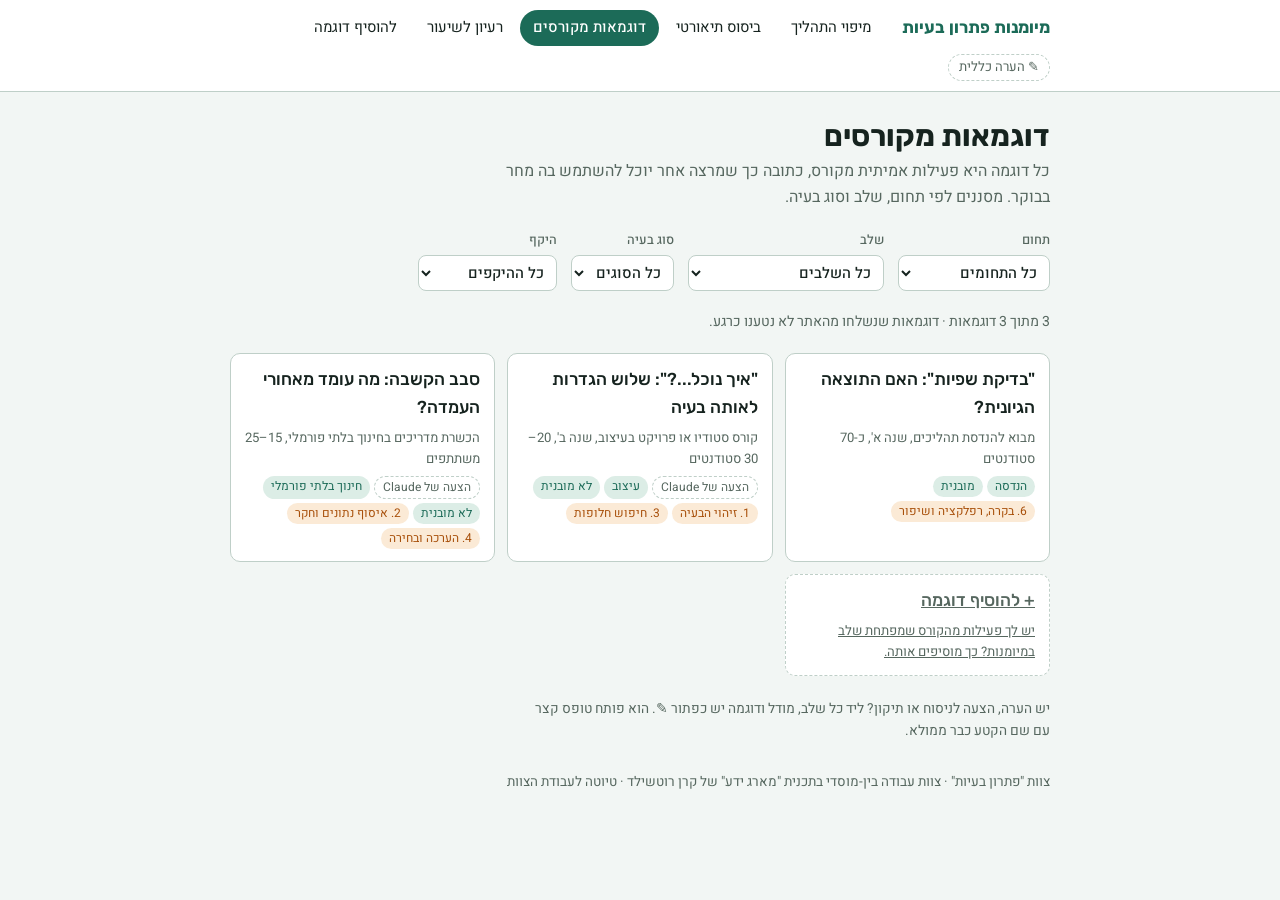
<file: problem-solving/examples.html>
<!doctype html>
<html lang="he" dir="rtl">
<head>
<meta charset="utf-8">
<meta name="viewport" content="width=device-width, initial-scale=1, viewport-fit=cover">
<meta name="robots" content="noindex">
<title>דוגמאות מקורסים · פתרון בעיות</title>
<link rel="stylesheet" href="https://fonts.googleapis.com/css2?family=Heebo:wght@400;500;700&family=Rubik:wght@500;700&display=swap">
<link rel="stylesheet" href="styles.css">
</head>
<body>
<header class="topbar" dir="rtl" lang="he">
  <div class="topbar-in">
    <a class="brand" href="index.html">מיומנות פתרון בעיות</a>
    <nav class="nav" aria-label="ניווט באתר">
      <a href="index.html">מיפוי התהליך</a>
      <a href="theory.html">ביסוס תיאורטי</a>
      <a href="examples.html" aria-current="page">דוגמאות מקורסים</a>
      <a href="idea.html">רעיון לשיעור</a>
      <a href="template.html">להוסיף דוגמה</a>
    </nav>
    <a class="fb-link" id="fb-general" target="_blank" rel="noopener">✎ הערה כללית</a>
  </div>
</header>

<main class="page" dir="rtl" lang="he">
  <section class="view" id="view-examples">
    <header>
      <h1>דוגמאות מקורסים</h1>
      <p class="lede">כל דוגמה היא פעילות אמיתית מקורס, כתובה כך שמרצה אחר יוכל להשתמש בה מחר בבוקר. מסננים לפי תחום, שלב וסוג בעיה.</p>
    </header>
    <div class="filters">
      <label for="f-field">תחום<select id="f-field"></select></label>
      <label for="f-stage">שלב<select id="f-stage"></select></label>
      <label for="f-ptype">סוג בעיה<select id="f-ptype"></select></label>
      <label for="f-scope">היקף<select id="f-scope"></select></label>
    </div>
    <p class="count" id="ex-count" aria-live="polite"></p>
    <div class="detail" id="ex-detail" hidden></div>
    <div class="cards" id="ex-cards"></div>
  </section>


  <p class="note">יש הערה, הצעה לניסוח או תיקון? ליד כל שלב, מודל ודוגמה יש כפתור ✎. הוא פותח טופס קצר עם שם הקטע כבר ממולא.</p>
  <footer class="foot">צוות "פתרון בעיות" · צוות עבודה בין-מוסדי בתכנית "מארג ידע" של קרן רוטשילד · טיוטה לעבודת הצוות</footer>
</main>
<script src="app.js"></script>
</body>
</html>
</file>
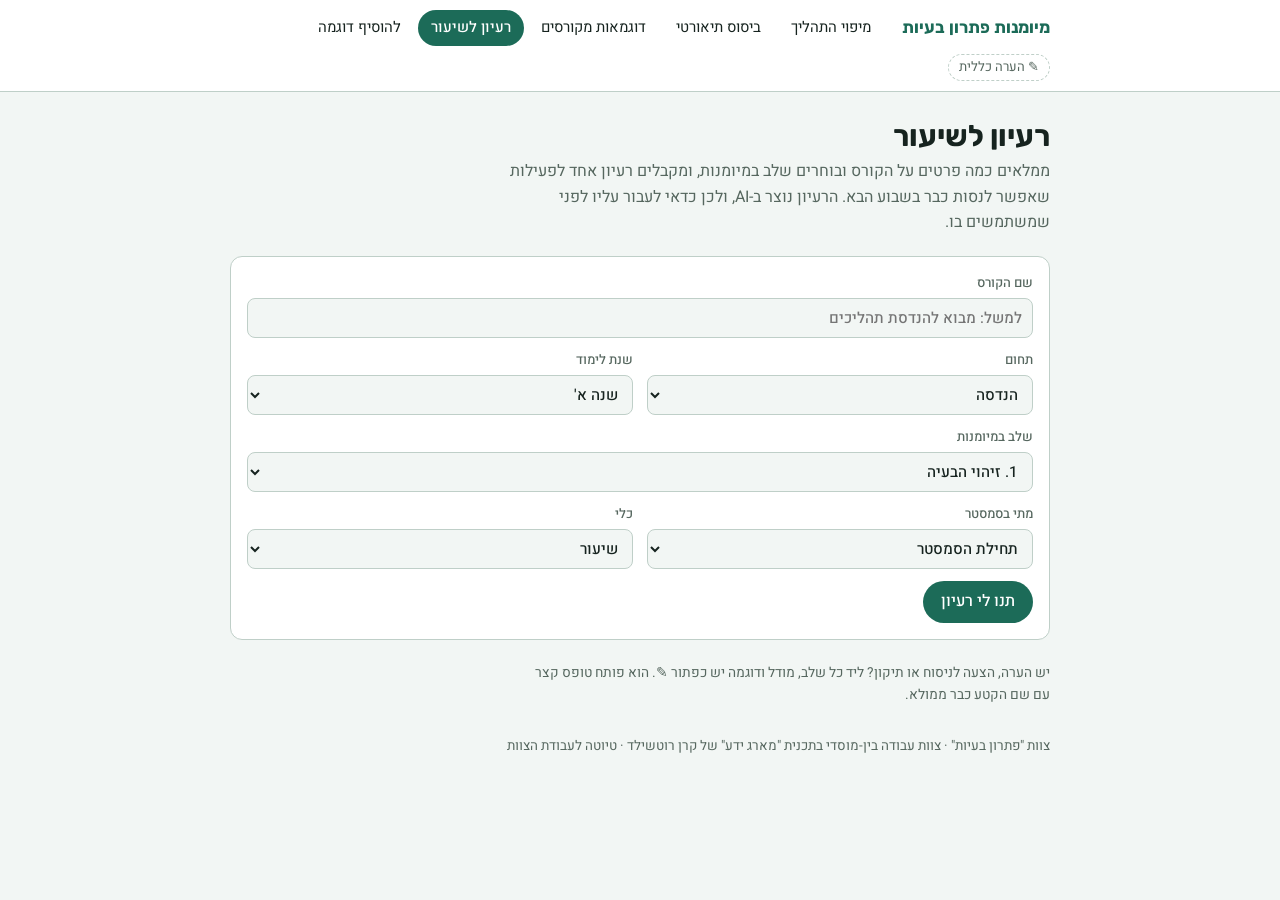
<file: problem-solving/idea.html>
<!doctype html>
<html lang="he" dir="rtl">
<head>
<meta charset="utf-8">
<meta name="viewport" content="width=device-width, initial-scale=1, viewport-fit=cover">
<meta name="robots" content="noindex">
<title>רעיון לשיעור · פתרון בעיות</title>
<link rel="stylesheet" href="https://fonts.googleapis.com/css2?family=Heebo:wght@400;500;700&family=Rubik:wght@500;700&display=swap">
<link rel="stylesheet" href="styles.css">
</head>
<body>
<header class="topbar" dir="rtl" lang="he">
  <div class="topbar-in">
    <a class="brand" href="index.html">מיומנות פתרון בעיות</a>
    <nav class="nav" aria-label="ניווט באתר">
      <a href="index.html">מיפוי התהליך</a>
      <a href="theory.html">ביסוס תיאורטי</a>
      <a href="examples.html">דוגמאות מקורסים</a>
      <a href="idea.html" aria-current="page">רעיון לשיעור</a>
      <a href="template.html">להוסיף דוגמה</a>
    </nav>
    <a class="fb-link" id="fb-general" target="_blank" rel="noopener">✎ הערה כללית</a>
  </div>
</header>

<main class="page" dir="rtl" lang="he">
  <section class="view" id="view-idea">
    <header>
      <h1>רעיון לשיעור</h1>
      <p class="lede">ממלאים כמה פרטים על הקורס ובוחרים שלב במיומנות, ומקבלים רעיון אחד לפעילות שאפשר לנסות כבר בשבוע הבא. הרעיון נוצר ב-AI, ולכן כדאי לעבור עליו לפני שמשתמשים בו.</p>
    </header>
    <form class="idea-form" id="idea-form" novalidate>
      <label for="i-course" class="wide">שם הקורס<input id="i-course" type="text" maxlength="120" required placeholder="למשל: מבוא להנדסת תהליכים"></label>
      <label for="i-field">תחום<select id="i-field">
        <option>הנדסה</option><option>מדעים מדויקים</option><option>מדעי החיים</option><option>עיצוב ואמנויות</option>
        <option>חינוך</option><option>מדעי החברה</option><option>מדעי הרוח</option><option>אחר</option></select></label>
      <label for="i-year">שנת לימוד<select id="i-year"><option>שנה א'</option><option>שנה ב'</option><option>שנה ג'</option><option>שנה ד'</option><option>תואר שני</option></select></label>
      <label for="i-stage" class="wide">שלב במיומנות<select id="i-stage"></select></label>
      <label for="i-when">מתי בסמסטר<select id="i-when"><option>תחילת הסמסטר</option><option>אמצע הסמסטר</option><option>סוף הסמסטר</option><option>לקראת בחינה</option></select></label>
      <label for="i-tool">כלי<select id="i-tool"><option>שיעור</option><option>תרגול</option><option>עבודה או מטלה</option><option>בחינה או בוחן</option><option>פרויקט</option><option>מעבדה</option></select></label>
      <div class="wide idea-actions"><button type="submit" class="btn-primary" id="i-go">תנו לי רעיון</button><span class="idea-status" id="i-status" role="status" aria-live="polite"></span></div>
    </form>
    <article class="idea-card" id="idea-card" hidden></article>
  </section>


  <p class="note">יש הערה, הצעה לניסוח או תיקון? ליד כל שלב, מודל ודוגמה יש כפתור ✎. הוא פותח טופס קצר עם שם הקטע כבר ממולא.</p>
  <footer class="foot">צוות "פתרון בעיות" · צוות עבודה בין-מוסדי בתכנית "מארג ידע" של קרן רוטשילד · טיוטה לעבודת הצוות</footer>
</main>
<script src="app.js"></script>
</body>
</html>
</file>
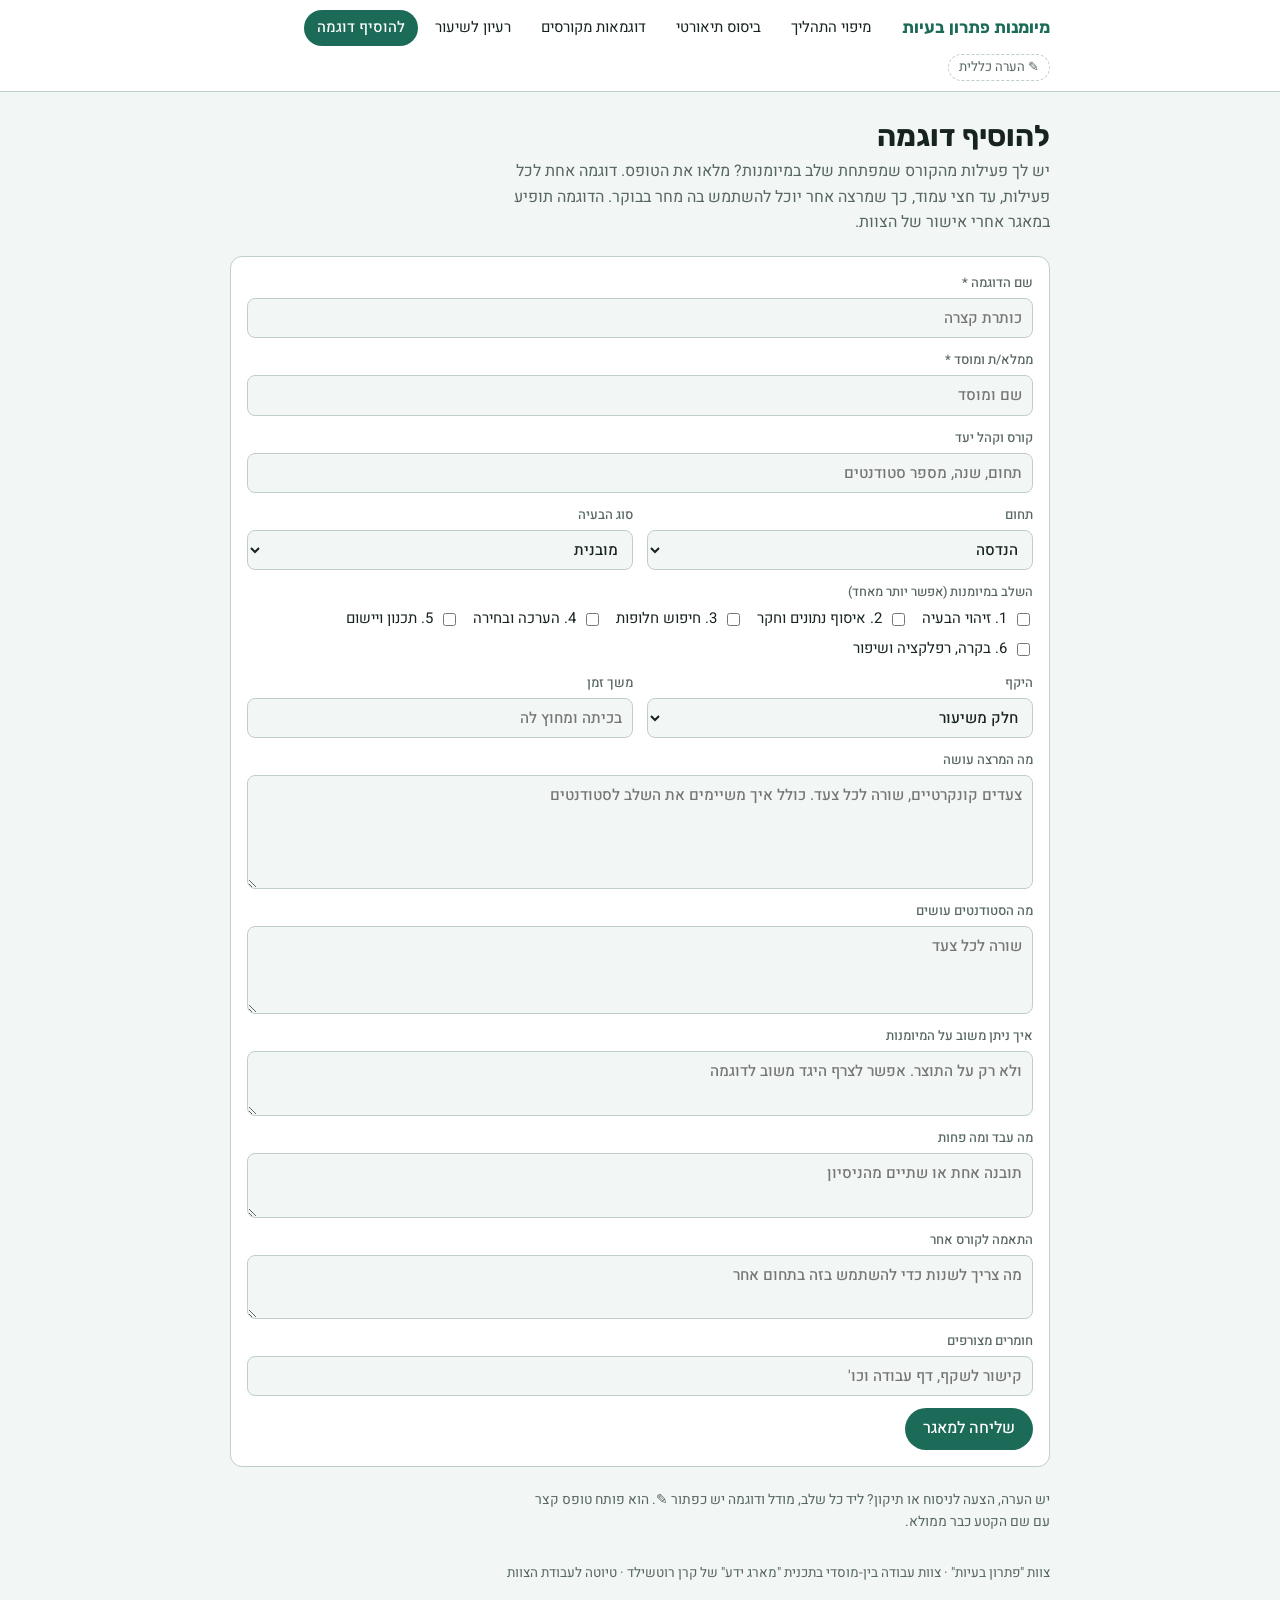
<file: problem-solving/template.html>
<!doctype html>
<html lang="he" dir="rtl">
<head>
<meta charset="utf-8">
<meta name="viewport" content="width=device-width, initial-scale=1, viewport-fit=cover">
<meta name="robots" content="noindex">
<title>להוסיף דוגמה · פתרון בעיות</title>
<link rel="stylesheet" href="https://fonts.googleapis.com/css2?family=Heebo:wght@400;500;700&family=Rubik:wght@500;700&display=swap">
<link rel="stylesheet" href="styles.css">
</head>
<body>
<header class="topbar" dir="rtl" lang="he">
  <div class="topbar-in">
    <a class="brand" href="index.html">מיומנות פתרון בעיות</a>
    <nav class="nav" aria-label="ניווט באתר">
      <a href="index.html">מיפוי התהליך</a>
      <a href="theory.html">ביסוס תיאורטי</a>
      <a href="examples.html">דוגמאות מקורסים</a>
      <a href="idea.html">רעיון לשיעור</a>
      <a href="template.html" aria-current="page">להוסיף דוגמה</a>
    </nav>
    <a class="fb-link" id="fb-general" target="_blank" rel="noopener">✎ הערה כללית</a>
  </div>
</header>

<main class="page" dir="rtl" lang="he">
  <section class="view" id="view-template">
    <header>
      <h1>להוסיף דוגמה</h1>
      <p class="lede">יש לך פעילות מהקורס שמפתחת שלב במיומנות? מלאו את הטופס. דוגמה אחת לכל פעילות, עד חצי עמוד, כך שמרצה אחר יוכל להשתמש בה מחר בבוקר. הדוגמה תופיע במאגר אחרי אישור של הצוות.</p>
    </header>
    <form class="idea-form ex-form" id="ex-form" novalidate>
      <label for="x-title" class="wide">שם הדוגמה *<input id="x-title" maxlength="200" required placeholder="כותרת קצרה"></label>
      <label for="x-by" class="wide">ממלא/ת ומוסד *<input id="x-by" maxlength="200" required placeholder="שם ומוסד"></label>
      <label for="x-course" class="wide">קורס וקהל יעד<input id="x-course" maxlength="200" placeholder="תחום, שנה, מספר סטודנטים"></label>
      <label for="x-field">תחום<select id="x-field"></select></label>
      <label for="x-ptype">סוג הבעיה<select id="x-ptype"></select></label>
      <fieldset class="wide x-stages"><legend>השלב במיומנות (אפשר יותר מאחד)</legend><div id="x-stages"></div></fieldset>
      <label for="x-scope">היקף<select id="x-scope"></select></label>
      <label for="x-duration">משך זמן<input id="x-duration" maxlength="200" placeholder="בכיתה ומחוץ לה"></label>
      <label for="x-lecturer" class="wide">מה המרצה עושה<textarea id="x-lecturer" rows="4" maxlength="3000" placeholder="צעדים קונקרטיים, שורה לכל צעד. כולל איך משיימים את השלב לסטודנטים"></textarea></label>
      <label for="x-students" class="wide">מה הסטודנטים עושים<textarea id="x-students" rows="3" maxlength="3000" placeholder="שורה לכל צעד"></textarea></label>
      <label for="x-feedback" class="wide">איך ניתן משוב על המיומנות<textarea id="x-feedback" rows="2" maxlength="3000" placeholder="ולא רק על התוצר. אפשר לצרף היגד משוב לדוגמה"></textarea></label>
      <label for="x-worked" class="wide">מה עבד ומה פחות<textarea id="x-worked" rows="2" maxlength="3000" placeholder="תובנה אחת או שתיים מהניסיון"></textarea></label>
      <label for="x-adapt" class="wide">התאמה לקורס אחר<textarea id="x-adapt" rows="2" maxlength="3000" placeholder="מה צריך לשנות כדי להשתמש בזה בתחום אחר"></textarea></label>
      <label for="x-materials" class="wide">חומרים מצורפים<input id="x-materials" maxlength="500" placeholder="קישור לשקף, דף עבודה וכו'"></label>
      <label class="hp" aria-hidden="true">אל תמלאו<input id="x-website" tabindex="-1" autocomplete="off"></label>
      <div class="wide idea-actions"><button type="submit" class="btn-primary" id="x-go">שליחה למאגר</button><span class="idea-status" id="x-status" role="status" aria-live="polite"></span></div>
    </form>
  </section>


  <p class="note">יש הערה, הצעה לניסוח או תיקון? ליד כל שלב, מודל ודוגמה יש כפתור ✎. הוא פותח טופס קצר עם שם הקטע כבר ממולא.</p>
  <footer class="foot">צוות "פתרון בעיות" · צוות עבודה בין-מוסדי בתכנית "מארג ידע" של קרן רוטשילד · טיוטה לעבודת הצוות</footer>
</main>
<script src="app.js"></script>
</body>
</html>
</file>
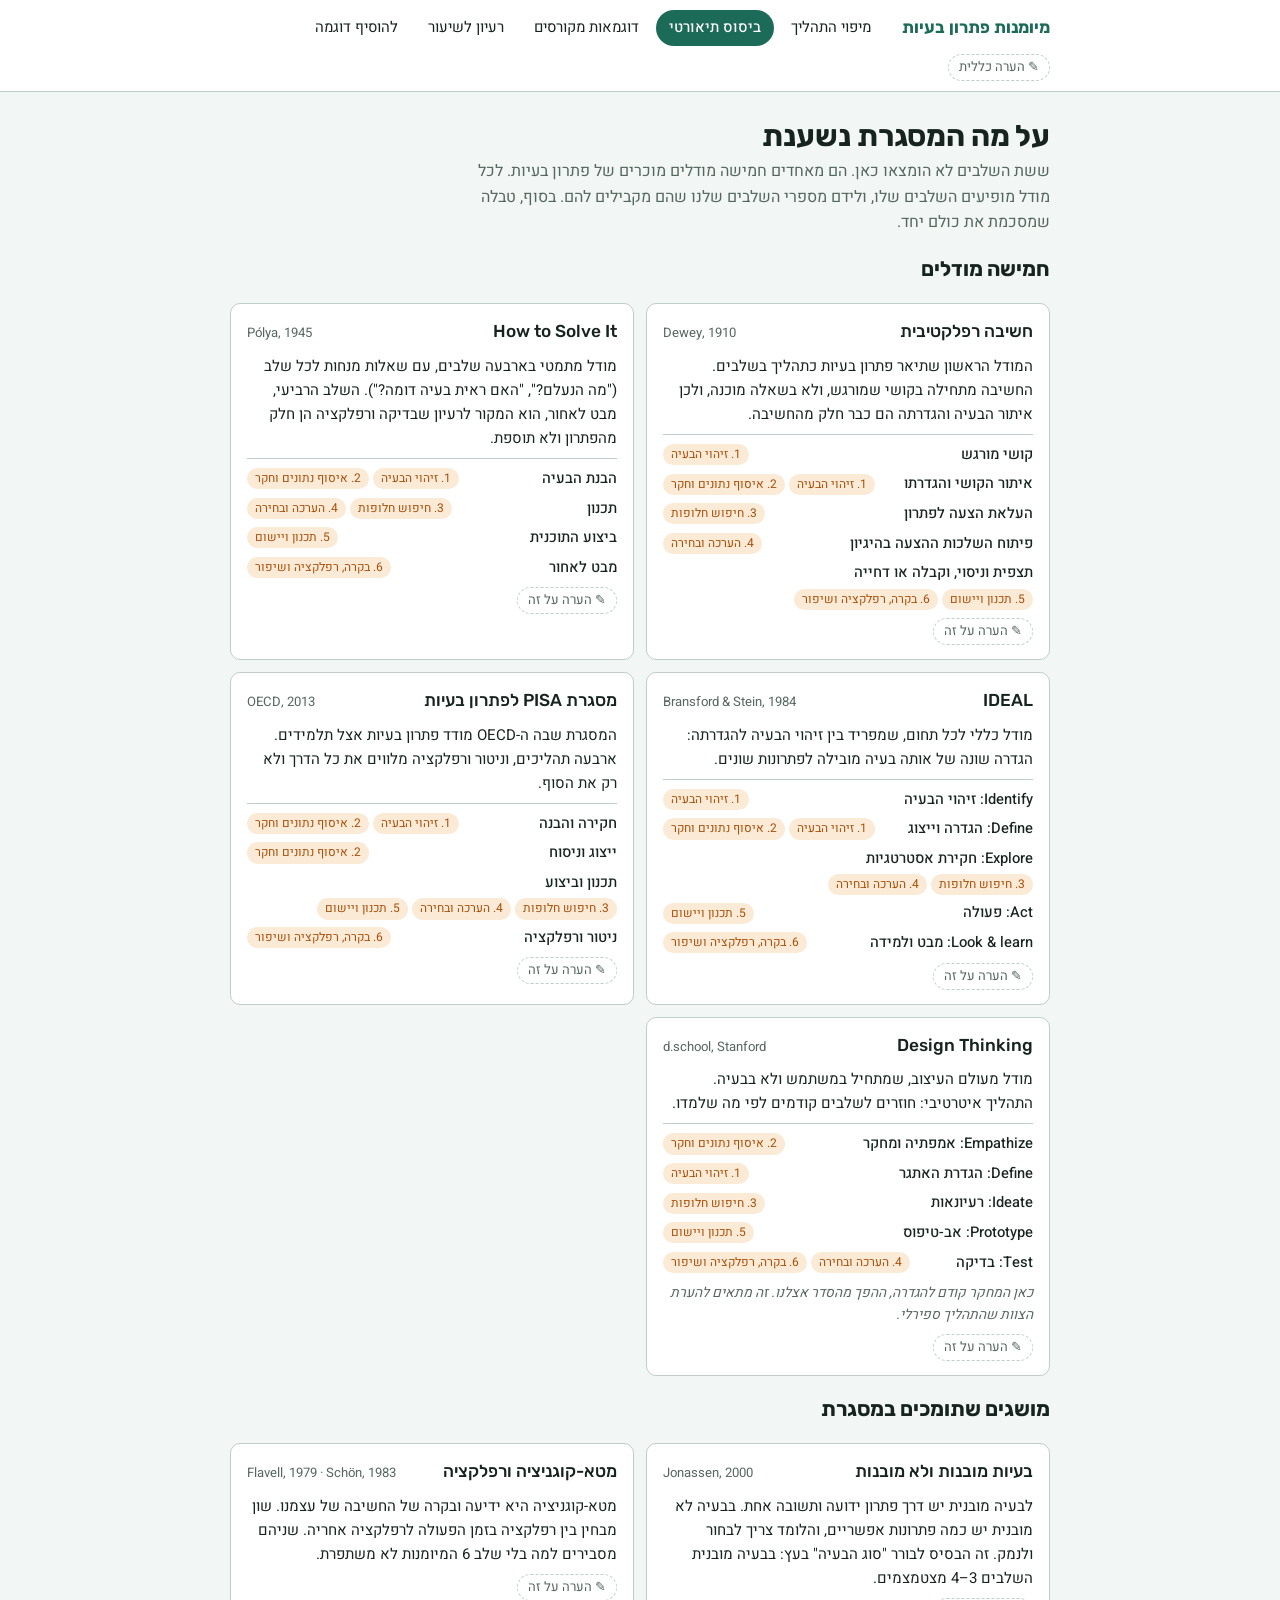
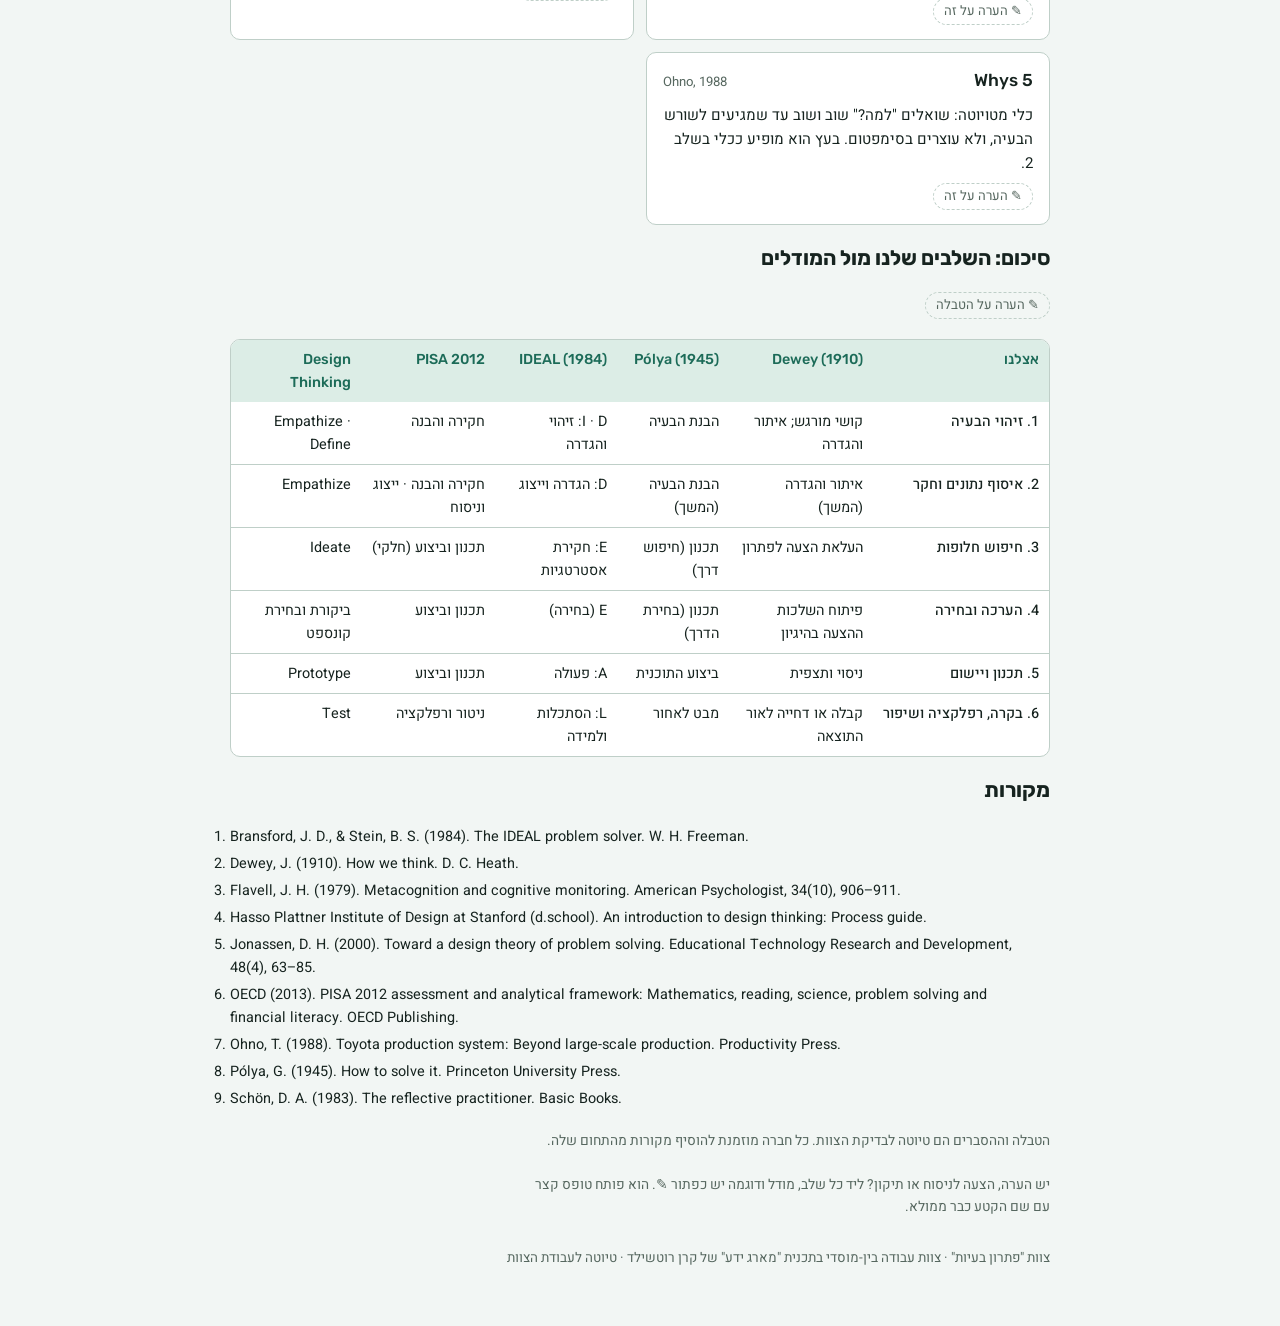
<file: problem-solving/theory.html>
<!doctype html>
<html lang="he" dir="rtl">
<head>
<meta charset="utf-8">
<meta name="viewport" content="width=device-width, initial-scale=1, viewport-fit=cover">
<meta name="robots" content="noindex">
<title>ביסוס תיאורטי · פתרון בעיות</title>
<link rel="stylesheet" href="https://fonts.googleapis.com/css2?family=Heebo:wght@400;500;700&family=Rubik:wght@500;700&display=swap">
<link rel="stylesheet" href="styles.css">
</head>
<body>
<header class="topbar" dir="rtl" lang="he">
  <div class="topbar-in">
    <a class="brand" href="index.html">מיומנות פתרון בעיות</a>
    <nav class="nav" aria-label="ניווט באתר">
      <a href="index.html">מיפוי התהליך</a>
      <a href="theory.html" aria-current="page">ביסוס תיאורטי</a>
      <a href="examples.html">דוגמאות מקורסים</a>
      <a href="idea.html">רעיון לשיעור</a>
      <a href="template.html">להוסיף דוגמה</a>
    </nav>
    <a class="fb-link" id="fb-general" target="_blank" rel="noopener">✎ הערה כללית</a>
  </div>
</header>

<main class="page" dir="rtl" lang="he">
  <section class="view" id="view-theory">
    <header>
      <h1>על מה המסגרת נשענת</h1>
      <p class="lede">ששת השלבים לא הומצאו כאן. הם מאחדים חמישה מודלים מוכרים של פתרון בעיות. לכל מודל מופיעים השלבים שלו, ולידם מספרי השלבים שלנו שהם מקבילים להם. בסוף, טבלה שמסכמת את כולם יחד.</p>
    </header>

    <h2>חמישה מודלים</h2>
    <div class="models" id="models"></div>

    <h2>מושגים שתומכים במסגרת</h2>
    <div class="models" id="concepts"></div>

    <h2 id="theory-summary">סיכום: השלבים שלנו מול המודלים</h2>
    <div class="tbl-wrap" tabindex="0" aria-label="טבלת השוואה בין מודלים">
      <table>
        <thead><tr><th scope="col">אצלנו</th><th scope="col">Dewey (1910)</th><th scope="col">Pólya (1945)</th><th scope="col">IDEAL (1984)</th><th scope="col">PISA 2012</th><th scope="col">Design Thinking</th></tr></thead>
        <tbody id="theory-table"></tbody>
      </table>
    </div>

    <h2>מקורות</h2>
    <ol class="refs" id="refs"></ol>
    <p class="note">הטבלה וההסברים הם טיוטה לבדיקת הצוות. כל חברה מוזמנת להוסיף מקורות מהתחום שלה.</p>
  </section>


  <p class="note">יש הערה, הצעה לניסוח או תיקון? ליד כל שלב, מודל ודוגמה יש כפתור ✎. הוא פותח טופס קצר עם שם הקטע כבר ממולא.</p>
  <footer class="foot">צוות "פתרון בעיות" · צוות עבודה בין-מוסדי בתכנית "מארג ידע" של קרן רוטשילד · טיוטה לעבודת הצוות</footer>
</main>
<script src="app.js"></script>
</body>
</html>
</file>
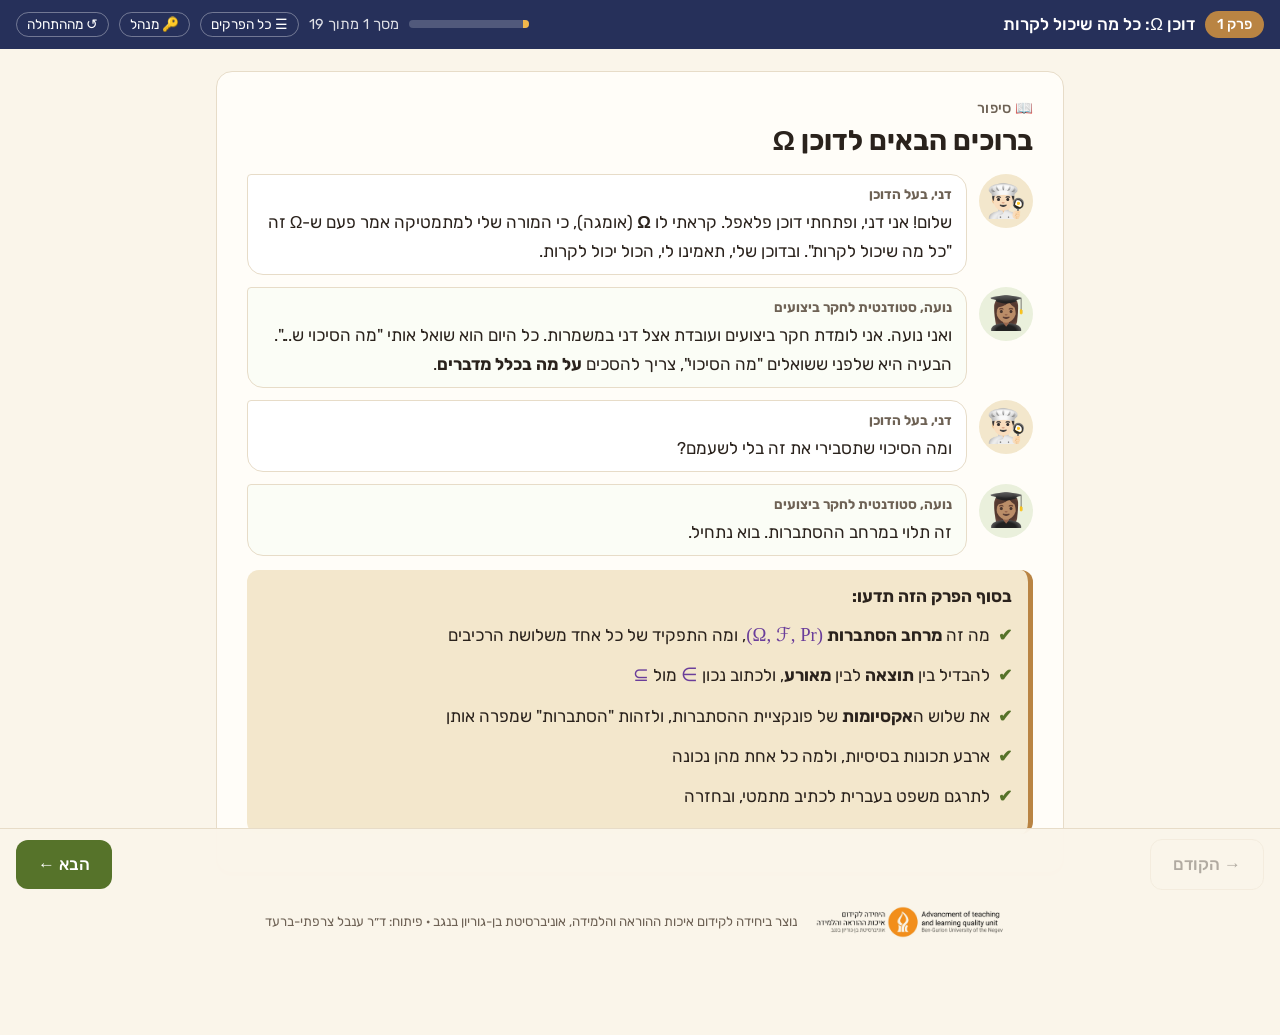
<file: examples/probability/lesson1.html>
<!doctype html>
<html lang="he" dir="rtl">
<head>
<meta charset="utf-8">
<meta name="viewport" content="width=device-width, initial-scale=1">
<title>דוכן Ω: כל מה שיכול לקרות</title>
<link rel="preconnect" href="https://fonts.googleapis.com">
<link rel="preconnect" href="https://fonts.gstatic.com" crossorigin>
<link href="https://fonts.googleapis.com/css2?family=Rubik:wght@400;500;700&display=swap" rel="stylesheet">
<style>
:root{
  --bg:#faf5ea; --card:#fffdf8; --ink:#2a221c; --muted:#6e6255; --line:#e7dcc8;
  --olive:#56732a; --olive-l:#eaf0dc; --chili:#c4351b; --chili-l:#fbe4dd;
  --tahini:#f3e7cc; --pita:#b98443; --night:#26305a; --night-l:#e3e6f3;
  --math:#6a3d9a; --math-l:#f1ebfa; --good:#2f7d3a; --good-l:#e3f3e5; --bad:#b3261e; --bad-l:#fbe6e4;
  --radius:16px;
}
*{box-sizing:border-box}
html,body{margin:0}
body{background:var(--bg);color:var(--ink);font-family:Rubik,"Segoe UI",Arial,sans-serif;font-size:17px;line-height:1.7;direction:rtl;min-height:100vh;display:flex;flex-direction:column}
button{font:inherit;cursor:pointer;color:inherit}
button:disabled{cursor:default}

/* top bar */
.top{position:sticky;top:0;z-index:5;background:var(--night);color:#fff;padding:10px 16px;display:flex;gap:12px 20px;align-items:center;justify-content:space-between;flex-wrap:wrap}
.brand{display:flex;gap:10px;align-items:center;font-weight:500}
.badge{background:var(--pita);color:#fff;border-radius:999px;padding:1px 12px;font-size:.85em;white-space:nowrap}
.prog{display:flex;align-items:center;gap:10px;flex:1;min-width:180px;max-width:380px}
.bar{flex:1;height:8px;background:rgba(255,255,255,.2);border-radius:99px;overflow:hidden}
.bar i{display:block;height:100%;width:0;background:#f2b84b;transition:width .35s}
.pc{font-size:.85em;opacity:.85;white-space:nowrap}
.restart{background:none;border:1px solid rgba(255,255,255,.35);border-radius:99px;padding:0 10px;font-size:.8em;color:#fff}

main{flex:1;width:100%;max-width:880px;margin:0 auto;padding:22px 16px 120px}
.card{background:var(--card);border:1px solid var(--line);border-radius:var(--radius);padding:24px 30px;box-shadow:0 3px 0 var(--line);animation:fade .35s}
.kicker{font-size:.85em;color:var(--muted);font-weight:500;letter-spacing:.02em}
h2{margin:.1em 0 .5em;font-size:1.65em;line-height:1.3}
h3{margin:1.2em 0 .3em;font-size:1.15em}
p{margin:.5em 0}
ul,ol{padding-inline-start:1.4em;margin:.4em 0}
li{margin:.2em 0}

/* nav */
.navbar{position:fixed;bottom:0;left:0;right:0;z-index:5;background:rgba(250,245,234,.97);border-top:1px solid var(--line);display:flex;justify-content:space-between;align-items:center;padding:10px 16px;gap:10px}
.navbar .hint{font-size:.85em;color:var(--muted);text-align:center;flex:1}
.btn{background:var(--olive);color:#fff;border:0;border-radius:12px;padding:10px 22px;font-weight:500;white-space:nowrap}
.btn:hover:not(:disabled){filter:brightness(1.08)}
.btn:disabled{opacity:.35}
.btn.ghost{background:transparent;color:var(--ink);border:1.5px solid var(--line)}
.btn.small{padding:6px 16px;font-size:.95em}

/* math */
.m{direction:ltr;unicode-bidi:isolate;display:inline-block;font-family:"Cambria Math","STIX Two Math","Latin Modern Math","Times New Roman",serif;color:var(--math);white-space:nowrap;font-size:1.1em;line-height:1.3}
.m sub,.m sup{font-size:.7em}
.mblock{text-align:center;margin:14px 0;font-size:1.3em;overflow-x:auto;overflow-y:hidden;padding:4px 0}
.ov{text-decoration:overline}
.big{font-size:1.4em;vertical-align:-.15em}

/* characters */
.say{display:flex;gap:12px;align-items:flex-start;margin:12px 0}
.say .av{font-size:1.9em;line-height:1;flex:none;width:54px;height:54px;border-radius:50%;background:var(--tahini);display:grid;place-items:center}
.say .bub{background:#fff;border:1px solid var(--line);border-radius:4px 16px 16px 16px;padding:8px 14px;flex:1}
.say .who{font-weight:700;font-size:.8em;color:var(--muted);margin-bottom:2px}
.say.noa .av{background:var(--olive-l)} .say.noa .bub{background:#fbfdf6}
.say.kobi .av{background:#dfe9f7} .say.kobi .bub{background:#f7faff}
.say.sigma .av{background:#efe3f7}

/* boxes */
.box{border-radius:12px;padding:12px 16px;margin:14px 0;border-inline-start:5px solid var(--line);background:#fff}
.box-t{font-weight:700;margin-bottom:4px}
.box.def{background:var(--math-l);border-color:var(--math)}
.box.tip{background:var(--olive-l);border-color:var(--olive)}
.box.warn{background:var(--chili-l);border-color:var(--chili)}
.box.note{background:var(--tahini);border-color:var(--pita)}
.goals{list-style:none;padding:0}
.goals li{padding:4px 0 4px 0}
.goals li::before{content:"✔";color:var(--olive);font-weight:700;margin-inline-end:8px}

.legend{display:flex;flex-wrap:wrap;gap:6px 16px;justify-content:center;font-size:.95em;color:var(--muted);margin:6px 0}
.tbl{width:100%;border-collapse:collapse;margin:12px 0;font-size:.97em}
.tbl th,.tbl td{border:1px solid var(--line);padding:8px 10px;text-align:start;vertical-align:top}
.tbl th{background:var(--tahini);font-weight:500}
.tbl td.c,.tbl th.c{text-align:center}
.tblwrap{overflow-x:auto}
.nest{display:flex;flex-direction:column;gap:6px;max-width:520px;margin:14px auto}
.nest div{border:2px solid var(--line);border-radius:12px;padding:8px 12px;background:#fff}
.formula-card{border:1px solid var(--line);border-radius:14px;padding:12px 16px;margin:10px 0;background:#fff}
.formula-card .mblock{margin:6px 0}

/* activities */
.activity{margin-top:20px;padding:18px;border:2px dashed #dccfb6;border-radius:14px;background:#fff}
.activity .instr{font-weight:500;margin-bottom:8px}
.q{font-weight:500;margin:6px 0}
.opt{display:block;width:100%;text-align:start;background:#fff;border:1.5px solid var(--line);border-radius:12px;padding:10px 14px;margin:8px 0;transition:border-color .15s,background .15s}
.opt:hover:not(:disabled){border-color:var(--olive)}
.opt.right{background:var(--good-l);border-color:var(--good)}
.opt.wrong{background:var(--bad-l);border-color:var(--bad)}
.fb:empty{display:none}
.fb{margin-top:10px;border-radius:10px;padding:10px 14px}
.fb.good{background:var(--good-l)}
.fb.bad{background:var(--bad-l)}
.item-sep{border:0;border-top:1px solid var(--line);margin:18px 0}
.row-actions{display:flex;gap:10px;justify-content:center;flex-wrap:wrap;margin-top:12px}

.chips{display:flex;flex-wrap:wrap;gap:10px;justify-content:center;margin:14px 0}
.chip{font-size:1.6em;min-width:80px;padding:8px 12px;border-radius:14px;border:2px solid var(--line);background:#fff;transition:transform .12s,background .12s}
.chip.on{border-color:var(--olive);background:var(--olive-l);transform:translateY(-3px)}
.setview{text-align:center;font-size:1.2em;margin:8px 0;min-height:1.6em}

.cl{display:flex;flex-wrap:wrap;gap:8px 12px;align-items:center;justify-content:space-between;padding:10px 12px;border:1.5px solid var(--line);border-radius:12px;margin:8px 0;background:#fff}
.cl .txt{flex:1 1 260px}
.cl .btns{display:flex;gap:6px;flex-wrap:wrap}
.cl .btns button{border:1.5px solid var(--line);background:#fff;border-radius:10px;padding:5px 14px}
.cl .btns button:hover:not(:disabled){border-color:var(--olive)}
.cl.ok{background:var(--good-l);border-color:var(--good)}
.cl.ok .btns button.picked{background:var(--good);color:#fff;border-color:var(--good)}
.cl .ex{flex-basis:100%;font-size:.94em}
.cl .ex:empty{display:none}
.cl.no{animation:shake .35s;border-color:var(--bad)}

.tr{display:flex;flex-wrap:wrap;gap:6px 12px;align-items:center;justify-content:space-between;padding:10px 12px;border:1.5px solid var(--line);border-radius:12px;margin:8px 0}
.tr .txt{flex:1 1 280px}
.tr select{font-size:1.05em;padding:6px 10px;border-radius:10px;border:1.5px solid var(--line);min-width:200px;direction:ltr;font-family:"Cambria Math","Times New Roman",serif;color:var(--math);background:#fff}
.tr.ok{background:var(--good-l);border-color:var(--good)}
.tr.no{background:var(--bad-l);border-color:var(--bad)}
.tr .ex{flex-basis:100%;font-size:.93em}
.tr .ex:empty{display:none}

.num{display:flex;gap:10px;align-items:center;flex-wrap:wrap;margin:8px 0}
.num input{font:inherit;width:140px;padding:6px 10px;border-radius:10px;border:1.5px solid var(--line);direction:ltr;text-align:center}

/* widgets */
.seg{display:flex;flex-wrap:wrap;gap:8px;justify-content:center;margin:10px 0}
.seg button{border:1.5px solid var(--line);background:#fff;border-radius:999px;padding:6px 16px}
.seg button.on{background:var(--night);color:#fff;border-color:var(--night)}
.grid100{display:grid;grid-template-columns:repeat(10,1fr);gap:4px;max-width:440px;margin:12px auto;direction:ltr}
.cell{aspect-ratio:1;border-radius:6px;display:grid;place-items:center;font-size:clamp(11px,3.2vw,19px);background:#fff3d9;border:1px solid #ecdcb9;transition:opacity .35s,filter .35s,transform .35s}
.cell.night{background:var(--night);border-color:var(--night)}
.cell.out{opacity:.1;filter:grayscale(1);transform:scale(.8)}
.calc{background:var(--tahini);border-radius:12px;padding:12px 16px;text-align:center;margin-top:10px}
.calc .mblock{font-size:1.15em;margin:6px 0}

.sl{display:grid;grid-template-columns:minmax(150px,auto) 1fr 70px;gap:10px;align-items:center;margin:6px 0}
.sl output{font-family:"Cambria Math","Times New Roman",serif;color:var(--math);text-align:center;direction:ltr;font-size:1.1em}
input[type=range]{width:100%;accent-color:var(--olive)}
.tree{width:100%;max-width:660px;display:block;margin:6px auto}
.tree text{font-family:Rubik,Arial,sans-serif}

.panels{display:grid;grid-template-columns:1fr 1fr;gap:12px;margin-top:10px}
.panel{border:1.5px solid var(--line);border-radius:12px;padding:10px;background:#fff}
.panel.b{border-color:var(--night)}
.panel .pt{font-weight:500;font-size:.92em;margin-bottom:6px}
.dots{display:flex;flex-wrap:wrap;gap:3px;direction:ltr}
.dot{width:15px;height:15px;border-radius:3px;background:#eadfc6}
.dot.a{background:var(--chili)}
.panel .pr{margin-top:8px;font-size:.95em}
.status{text-align:center;font-weight:700;padding:10px;border-radius:10px;margin-top:12px}
.status.yes{background:var(--good-l);color:var(--good)}
.status.no{background:var(--bad-l);color:var(--bad)}

.qhead{display:flex;justify-content:space-between;color:var(--muted);font-size:.9em}
.score{font-size:2.2em;font-weight:700;text-align:center;color:var(--olive)}
.reveal{display:none}
.reveal.show{display:block;animation:fade .4s}

.hub{display:grid;gap:14px}
.hub a{display:block;text-decoration:none;color:inherit;background:var(--card);border:1px solid var(--line);border-radius:var(--radius);padding:18px 22px;box-shadow:0 3px 0 var(--line)}
.hub a:hover{border-color:var(--olive)}
.hub .n{color:var(--pita);font-weight:700;font-size:.9em}
.hub h3{margin:.1em 0 .2em}

@keyframes fade{from{opacity:0;transform:translateY(6px)}to{opacity:1;transform:none}}
@keyframes shake{0%,100%{transform:none}25%{transform:translateX(-5px)}75%{transform:translateX(5px)}}

@media (max-width:620px){
  body{font-size:16px}
  .card{padding:18px 16px}
  h2{font-size:1.35em}
  .panels{grid-template-columns:1fr}
  .sl{grid-template-columns:1fr 60px}
  .sl label{grid-column:1/-1}
  .mblock{font-size:1.1em}
  .chip{min-width:64px;font-size:1.4em}
  .say .av{width:44px;height:44px;font-size:1.5em}
  .btn{padding:10px 16px}
}
.defs{display:flex;flex-wrap:wrap;gap:6px 28px;justify-content:center;margin:14px 0;font-size:1.05em}
.m bdi{font-family:Rubik,Arial,sans-serif;font-size:.9em}
.restart.admin.on{background:#f2b84b;color:#26305a;border-color:#f2b84b;font-weight:700}
.tbl.rules tr.yes td,.tbl.rules tr.yes th{background:var(--good-l)}
.tbl.rules tr.yes th{color:var(--good)}
.tbl.rules tr.no td,.tbl.rules tr.no th{background:var(--bad-l)}
.tbl.rules tr.no th{color:var(--bad)}
.tbl.rules tr.no .m{text-decoration:line-through;text-decoration-color:var(--bad);text-decoration-thickness:2px}

</style>
<style>.restart{white-space:nowrap}.prog{max-width:none;flex:0 1 auto}.prog .bar{min-width:120px}</style>
<style>main{padding-bottom:24px}.credit{display:flex;flex-wrap:wrap;gap:6px 14px;align-items:center;justify-content:center;max-width:880px;margin:0 auto;padding:8px 16px 96px;font-size:.78em;color:var(--muted);text-align:center}.credit img{height:34px;width:auto;mix-blend-mode:multiply}</style>
</head>
<body>
<header class="top">
  <div class="brand"><span class="badge"></span><span class="ltitle"></span></div>
  <div class="prog"><div class="bar"><i></i></div><span class="pc"></span><a class="restart" href="index.html" title="חזרה לבחירת הפרק" style="text-decoration:none;display:inline-flex;align-items:center;white-space:nowrap">☰ כל הפרקים</a><button class="restart admin" id="admin" title="מעבר חופשי בין מסכים בלי לענות על התרגולים"></button><button class="restart" id="restart" title="חזרה למסך הראשון">↺ מההתחלה</button></div>
</header>
<main id="stage" aria-live="polite"></main>
<footer class="credit"><img src="logo-unit.jpg" alt="היחידה לקידום איכות ההוראה והלמידה · אוניברסיטת בן-גוריון בנגב"><span>נוצר ביחידה לקידום איכות ההוראה והלמידה, אוניברסיטת בן-גוריון בנגב · פיתוח: ד״ר ענבל צרפתי-ברעד</span></footer>
<nav class="navbar">
  <button class="btn ghost" id="prev">→ הקודם</button>
  <span class="hint" id="gatehint"></span>
  <button class="btn" id="next">הבא ←</button>
</nav>
<script>
/* ===== Lomda engine: screens, activities, widgets, SCORM hook ===== */
(function () {
'use strict';

/* ---------- content helpers (global, used by lesson files) ---------- */
const CHARS = {
  dani:  { name: 'דני, בעל הדוכן', emoji: '👨🏻‍🍳' },
  noa:   { name: 'נועה, סטודנטית לחקר ביצועים', emoji: '👩🏽‍🎓' },
  kobi:  { name: 'קובי, בן-דוד ויזם', emoji: '😎' },
  sigma: { name: 'סיגמא, החתול של הדוכן', emoji: '🐈' }
};
/* Hebrew words inside a formula are isolated so the LTR formula keeps its order (e.g. Pr(A | B)) */
const heb = s => String(s).replace(/[\u0590-\u05FF]+(?:[ \-][\u0590-\u05FF]+)*/g, w => '<bdi>' + w + '</bdi>');
window.m   = s => '<span class="m">' + heb(s) + '</span>';
window.mb  = s => '<div class="mblock"><span class="m">' + heb(s) + '</span></div>';
window.defs = arr => '<div class="defs">' + arr.map(d => '<span>' + window.m(d[0] + ' =') + ' "' + d[1] + '"</span>').join('') + '</div>';
window.ov  = s => '<span class="ov">' + s + '</span>';
window.say = (who, t) => {
  const c = CHARS[who];
  return '<div class="say ' + who + '"><div class="av" aria-hidden="true">' + c.emoji +
    '</div><div class="bub"><div class="who">' + c.name + '</div>' + t + '</div></div>';
};
window.box = (kind, title, html) =>
  '<div class="box ' + kind + '">' + (title ? '<div class="box-t">' + title + '</div>' : '') + html + '</div>';

/* ---------- utils ---------- */
function h(tag, attrs, html) {
  const e = document.createElement(tag);
  if (attrs) for (const k in attrs) {
    const v = attrs[k];
    if (k === 'class') e.className = v;
    else if (k.slice(0, 2) === 'on') e.addEventListener(k.slice(2), v);
    else e.setAttribute(k, v);
  }
  if (html != null) e.innerHTML = html;
  return e;
}
function shuffle(arr, seed) {
  const a = arr.slice();
  let s = seed || Math.floor(Math.random() * 1e9);
  const rnd = () => { s = (s * 1664525 + 1013904223) % 4294967296; return s / 4294967296; };
  for (let i = a.length - 1; i > 0; i--) { const j = Math.floor(rnd() * (i + 1)); [a[i], a[j]] = [a[j], a[i]]; }
  return a;
}
const fmt = (x, d) => String(+x.toFixed(d == null ? 3 : d));
function parseNum(raw) {
  let s = String(raw).trim().replace(/\s/g, '').replace(',', '.');
  let pct = false;
  if (s.endsWith('%')) { pct = true; s = s.slice(0, -1); }
  let v;
  if (s.includes('/')) { const p = s.split('/'); v = parseFloat(p[0]) / parseFloat(p[1]); }
  else v = parseFloat(s);
  if (!isFinite(v)) return NaN;
  return pct ? v / 100 : v;
}

/* ---------- SCORM 1.2 / 2004 adapter (no-op outside an LMS) ---------- */
const SCORM = {
  api: null, v: null,
  find() {
    const scan = start => {
      let w = start;
      for (let n = 0; w && n < 12; n++) {
        try {
          if (w.API_1484_11) { this.api = w.API_1484_11; this.v = '2004'; return true; }
          if (w.API) { this.api = w.API; this.v = '12'; return true; }
        } catch (e) { /* cross-origin */ }
        if (w.parent === w) break;
        w = w.parent;
      }
      return false;
    };
    if (!scan(window)) { try { if (window.opener) scan(window.opener); } catch (e) {} }
  },
  init() {
    this.find();
    if (!this.api) return;
    try { this.v === '2004' ? this.api.Initialize('') : this.api.LMSInitialize(''); } catch (e) { this.api = null; return; }
    const st = this.v === '2004' ? this.get('', 'cmi.completion_status') : this.get('cmi.core.lesson_status', '');
    if (st !== 'completed' && st !== 'passed') this.set('cmi.core.lesson_status', 'cmi.completion_status', 'incomplete');
    this.set('cmi.core.exit', 'cmi.exit', 'suspend');
  },
  get(k12, k04) {
    if (!this.api) return '';
    try { return this.v === '2004' ? this.api.GetValue(k04) : this.api.LMSGetValue(k12); } catch (e) { return ''; }
  },
  set(k12, k04, val) {
    if (!this.api) return;
    try { this.v === '2004' ? this.api.SetValue(k04, String(val)) : this.api.LMSSetValue(k12, String(val)); } catch (e) {}
  },
  commit() { if (!this.api) return; try { this.v === '2004' ? this.api.Commit('') : this.api.LMSCommit(''); } catch (e) {} },
  finish() {
    if (!this.api) return;
    try { this.commit(); this.v === '2004' ? this.api.Terminate('') : this.api.LMSFinish(''); } catch (e) {}
    this.api = null;
  },
  location(i) { this.set('cmi.core.lesson_location', 'cmi.location', i); },
  suspend(str) { this.set('cmi.suspend_data', 'cmi.suspend_data', str); this.commit(); },
  score(pct) {
    this.set('cmi.core.score.min', 'cmi.score.min', 0);
    this.set('cmi.core.score.max', 'cmi.score.max', 100);
    this.set('cmi.core.score.raw', 'cmi.score.raw', pct);
    if (this.v === '2004') this.set('', 'cmi.score.scaled', (pct / 100).toFixed(2));
    this.commit();
  },
  complete() {
    this.set('cmi.core.lesson_status', 'cmi.completion_status', 'completed');
    this.set('cmi.core.exit', 'cmi.exit', '');
    this.commit();
  }
};

/* ---------- activities ---------- */
const ACT = {};

/* Multiple choice. a = {q, options:[{t, ok, fb}]}  or  {items:[...]} */
ACT.mcq = (box, a, done) => {
  const items = a.items || [a];
  let solved = 0;
  if (a.instr) box.append(h('div', { class: 'instr' }, a.instr));
  items.forEach((it, idx) => {
    if (idx) box.append(h('hr', { class: 'item-sep' }));
    box.append(h('div', { class: 'q' }, it.q));
    const opts = h('div', { class: 'opts' });
    const fb = h('div', { class: 'fb' });
    (it.noShuffle ? it.options : shuffle(it.options)).forEach(o => {
      const b = h('button', { class: 'opt' }, o.t);
      b.onclick = () => {
        fb.className = 'fb ' + (o.ok ? 'good' : 'bad');
        fb.innerHTML = o.fb || (o.ok ? 'נכון! 🎉' : 'לא בדיוק — נסו שוב.');
        if (o.ok) {
          b.classList.add('right');
          opts.querySelectorAll('.opt').forEach(x => x.disabled = true);
          if (++solved === items.length) done();
        } else b.classList.add('wrong');
      };
      opts.append(b);
    });
    box.append(opts, fb);
  });
};

/* Build a subset of Ω by clicking outcomes. a = {omega:[{id,label}], tasks:[{prompt, answer:[ids], name, fb}]} */
ACT.subset = (box, a, done) => {
  let t = 0;
  const sel = new Set();
  const prompt = h('div', { class: 'q' });
  const chips = h('div', { class: 'chips' });
  const view = h('div', { class: 'setview' });
  const fb = h('div', { class: 'fb' });
  const btn = h('button', { class: 'btn' }, 'בדיקה');
  const actions = h('div', { class: 'row-actions' }); actions.append(btn);
  const chipEls = {};
  a.omega.forEach(o => {
    const c = h('button', { class: 'chip', 'aria-pressed': 'false' }, o.label);
    c.onclick = () => {
      if (btn.dataset.state === 'next') return;
      sel.has(o.id) ? sel.delete(o.id) : sel.add(o.id);
      c.classList.toggle('on'); c.setAttribute('aria-pressed', sel.has(o.id));
      fb.className = 'fb'; fb.innerHTML = '';
      showSet();
    };
    chipEls[o.id] = c; chips.append(c);
  });
  function showSet() {
    const name = a.tasks[t].name || 'A';
    const labels = a.omega.filter(o => sel.has(o.id)).map(o => o.label);
    view.innerHTML = m(name + ' = ' + (labels.length ? '{' + labels.join(', ') + '}' : '∅'));
  }
  function load() {
    sel.clear();
    Object.values(chipEls).forEach(c => { c.classList.remove('on'); c.setAttribute('aria-pressed', 'false'); });
    prompt.innerHTML = '<span style="color:var(--muted)">משימה ' + (t + 1) + ' מתוך ' + a.tasks.length + ':</span> ' + a.tasks[t].prompt;
    fb.className = 'fb'; fb.innerHTML = '';
    btn.textContent = 'בדיקה'; btn.dataset.state = 'check';
    showSet();
  }
  btn.onclick = () => {
    if (btn.dataset.state === 'next') { t++; load(); return; }
    if (btn.dataset.state === 'done') return;
    const ans = new Set(a.tasks[t].answer);
    const extra = [...sel].filter(x => !ans.has(x)).length;
    const missing = [...ans].filter(x => !sel.has(x)).length;
    if (!extra && !missing) {
      fb.className = 'fb good';
      fb.innerHTML = '✔ מצוין! ' + (a.tasks[t].fb || '');
      if (t < a.tasks.length - 1) { btn.textContent = 'למשימה הבאה'; btn.dataset.state = 'next'; }
      else { btn.textContent = 'סיימתם את כל המשימות 🎉'; btn.dataset.state = 'done'; btn.disabled = true; done(); }
    } else {
      const parts = [];
      if (extra) parts.push('יש ' + extra + ' תוצאות מיותרות');
      if (missing) parts.push('חסרות ' + missing + ' תוצאות');
      fb.className = 'fb bad';
      fb.innerHTML = 'עוד לא. ' + parts.join(' ו') + '. שאלו את עצמכם לגבי כל תוצאה: "אם זה מה שהלקוח הזמין — האם התשובה היא כן?"';
    }
  };
  if (a.instr) box.append(h('div', { class: 'instr' }, a.instr));
  box.append(prompt, chips, view, actions, fb);
  load();
};

/* Classify statements. a = {labels:[..], items:[{t, ans (index), ex, hint}]} */
ACT.classify = (box, a, done) => {
  let ok = 0;
  if (a.instr) box.append(h('div', { class: 'instr' }, a.instr));
  a.items.forEach(it => {
    const row = h('div', { class: 'cl' });
    const txt = h('div', { class: 'txt' }, it.t);
    const btns = h('div', { class: 'btns' });
    const ex = h('div', { class: 'ex' });
    a.labels.forEach((lab, li) => {
      const b = h('button', {}, lab);
      b.onclick = () => {
        if (li === it.ans) {
          row.classList.remove('no'); row.classList.add('ok'); b.classList.add('picked');
          btns.querySelectorAll('button').forEach(x => x.disabled = true);
          ex.innerHTML = it.ex || '';
          if (++ok === a.items.length) done();
        } else {
          row.classList.remove('no'); void row.offsetWidth; row.classList.add('no');
          ex.innerHTML = '✗ ' + (it.hint || 'לא בדיוק — חשבו שוב.');
        }
      };
      btns.append(b);
    });
    row.append(txt, btns, ex);
    box.append(row);
  });
};

/* Translate Hebrew to notation. a = {pool:[strings], items:[{t, ans, ex}]} */
ACT.translate = (box, a, done) => {
  if (a.instr) box.append(h('div', { class: 'instr' }, a.instr));
  const rows = a.items.map(it => {
    const row = h('div', { class: 'tr' });
    const sel = h('select', { 'aria-label': 'בחירת סימון' });
    sel.append(h('option', { value: '' }, 'בחרו…'));
    const pool = shuffle(a.pool.includes(it.ans) ? a.pool : a.pool.concat([it.ans]), 7);
    pool.forEach(p => { const o = h('option', { value: p }); o.textContent = p; sel.append(o); });
    const ex = h('div', { class: 'ex' });
    sel.onchange = () => { row.classList.remove('ok', 'no'); ex.innerHTML = ''; };
    row.append(h('div', { class: 'txt' }, it.t), sel, ex);
    box.append(row);
    return { row, sel, ex, it };
  });
  const fb = h('div', { class: 'fb' });
  const btn = h('button', { class: 'btn' }, 'בדיקה');
  const act = h('div', { class: 'row-actions' }); act.append(btn);
  box.append(act, fb);
  btn.onclick = () => {
    let good = 0;
    rows.forEach(r => {
      const right = r.sel.value === r.it.ans;
      r.row.classList.toggle('ok', right);
      r.row.classList.toggle('no', !right);
      r.ex.innerHTML = right ? (r.it.ex || '') : '';
      if (right) { good++; r.sel.disabled = true; }
    });
    if (good === rows.length) { fb.className = 'fb good'; fb.innerHTML = '✔ כל התרגומים נכונים! ' + (a.fb || ''); btn.disabled = true; done(); }
    else { fb.className = 'fb bad'; fb.innerHTML = good + ' מתוך ' + rows.length + ' נכונים. תקנו את השורות האדומות ובדקו שוב.'; }
  };
};

/* Numeric answers. a = {items:[{q, answer, tol, hint, ex}]} */
ACT.numeric = (box, a, done) => {
  let solved = 0;
  if (a.instr) box.append(h('div', { class: 'instr' }, a.instr));
  a.items.forEach((it, idx) => {
    if (idx) box.append(h('hr', { class: 'item-sep' }));
    box.append(h('div', { class: 'q' }, it.q));
    const wrap = h('div', { class: 'num' });
    const inp = h('input', { type: 'text', inputmode: 'decimal', placeholder: 'למשל 0.25', 'aria-label': 'תשובה' });
    const b = h('button', { class: 'btn small' }, 'בדיקה');
    const fb = h('div', { class: 'fb' });
    let tries = 0;
    const check = () => {
      const v = parseNum(inp.value);
      if (isNaN(v)) { fb.className = 'fb bad'; fb.innerHTML = 'הקלידו מספר (אפשר גם שבר כמו 3/4 או אחוזים כמו 75%).'; return; }
      if (Math.abs(v - it.answer) <= (it.tol || 0.005)) {
        fb.className = 'fb good'; fb.innerHTML = '✔ נכון! ' + (it.ex || '');
        inp.disabled = true; b.disabled = true;
        if (++solved === a.items.length) done();
      } else {
        tries++;
        fb.className = 'fb bad';
        fb.innerHTML = 'לא בדיוק. ' + (tries >= 1 && it.hint ? '💡 ' + it.hint : '');
        if (tries >= 3 && it.ex) {
          fb.innerHTML += '<div style="margin-top:6px"><b>הפתרון:</b> ' + it.ex + '</div>';
          inp.value = fmt(it.answer, 4);
        }
      }
    };
    b.onclick = check;
    inp.addEventListener('keydown', e => { if (e.key === 'Enter') check(); });
    wrap.append(inp, b);
    box.append(wrap, fb);
  });
};

/* Final quiz: one attempt per question, scored. a = {items:[{q, options:[..], answer, ex}]} */
ACT.quiz = (box, a, done, ctx) => {
  let i = 0, score = 0;
  const n = a.items.length;
  const run = () => {
    box.innerHTML = '';
    if (i >= n) {
      const pct = Math.round(100 * score / n);
      box.append(h('div', { class: 'score' }, score + ' / ' + n));
      const msg = pct === 100 ? 'מושלם! דני תולה את התמונה שלכם על הקיר של הדוכן 🏆'
        : pct >= 70 ? 'יפה מאוד! אפשר לעבור לפרק הבא — ושווה להציץ שוב בשאלות שפספסתם.'
        : 'שווה לחזור על המסכים הקודמים ולנסות שוב. גם נועה לא הבינה הכול בפעם הראשונה.';
      box.append(h('p', { style: 'text-align:center' }, msg));
      const again = h('button', { class: 'btn ghost' }, 'לנסות שוב את הבוחן');
      again.onclick = () => { i = 0; score = 0; run(); };
      const act = h('div', { class: 'row-actions' }); act.append(again); box.append(act);
      ctx.reportScore(pct);
      done();
      return;
    }
    const it = a.items[i];
    box.append(h('div', { class: 'qhead' }, '<span>שאלה ' + (i + 1) + ' מתוך ' + n + '</span><span>ניקוד: ' + score + '</span>'));
    box.append(h('div', { class: 'q' }, it.q));
    const opts = h('div');
    const fb = h('div', { class: 'fb' });
    const nextB = h('button', { class: 'btn', style: 'display:none' }, i < n - 1 ? 'לשאלה הבאה' : 'לתוצאות');
    nextB.onclick = () => { i++; run(); };
    const order = shuffle(it.options.map((t, k) => ({ t, k })));
    order.forEach(o => {
      const b = h('button', { class: 'opt' }, o.t);
      b.onclick = () => {
        const right = o.k === it.answer;
        if (right) score++;
        opts.querySelectorAll('.opt').forEach((x, xi) => {
          x.disabled = true;
          if (order[xi].k === it.answer) x.classList.add('right');
        });
        if (!right) b.classList.add('wrong');
        fb.className = 'fb ' + (right ? 'good' : 'bad');
        fb.innerHTML = (right ? '✔ נכון! ' : '✗ לא נכון. ') + (it.ex || '');
        nextB.style.display = '';
      };
      opts.append(b);
    });
    const act = h('div', { class: 'row-actions' }); act.append(nextB);
    box.append(opts, fb, act);
  };
  run();
};

/* Custom widgets */
ACT.widget = (box, a, done) => WIDGETS[a.name](box, a, done);
const WIDGETS = {};

/* 100 customers: conditional probability by "shrinking the world" */
WIDGETS.condGrid = (box, a, done) => {
  const nAB = 30, nB = 40, nA = 42;
  const types = [];
  for (let i = 0; i < 100; i++) {
    const inB = i < nB, inA = i < nAB || (i >= nB && i < nB + (nA - nAB));
    types.push({ A: inA, B: inB });
  }
  const cells = shuffle(types, 20261106);
  box.append(h('div', { class: 'instr' }, 'כל משבצת = לקוח אחד מאתמול. לחצו על הכפתורים וצפו מה קורה לעולם.'));
  box.append(h('div', { class: 'legend' },
    '<span><span style="display:inline-block;width:14px;height:14px;background:var(--night);border-radius:3px;vertical-align:-2px"></span> הגיע אחרי חצות (' + m('B') + ')</span>' +
    '<span><span style="display:inline-block;width:14px;height:14px;background:#fff3d9;border:1px solid #ecdcb9;border-radius:3px;vertical-align:-2px"></span> הגיע לפני חצות</span>' +
    '<span>🌶️ ביקש חריף כפול (' + m('A') + ')</span><span>🙂 לא ביקש</span>'));
  const seg = h('div', { class: 'seg' });
  const grid = h('div', { class: 'grid100', role: 'img', 'aria-label': '100 לקוחות' });
  const els = cells.map(c => {
    const e = h('div', { class: 'cell' + (c.B ? ' night' : '') }, c.A ? '🌶️' : '🙂');
    grid.append(e); return e;
  });
  const calc = h('div', { class: 'calc' });
  const seen = new Set();
  const modes = {
    all: { label: 'כל הלקוחות (' + 'Ω' + ')', keep: () => true,
      html: () => 'בוחרים לקוח אקראי מבין 100 הלקוחות. כל לקוח באותו סיכוי.' +
        mb('Pr(A) = |A| / |Ω| = 42 / 100 = 0.42') + mb('Pr(B) = 0.40 ,   Pr(A ∩ B) = 0.30') },
    B: { label: 'בהינתן B: רק לקוחות לילה', keep: c => c.B,
      html: () => 'יודעים שהלקוח הגיע אחרי חצות ⇐ <b>העולם הצטמצם ל-40 לקוחות</b>. מתוכם 30 ביקשו חריף כפול.' +
        mb('Pr(A | B) = |A ∩ B| / |B| = 30 / 40 = 0.75') + mb('= Pr(A ∩ B) / Pr(B) = 0.30 / 0.40') },
    A: { label: 'בהינתן A: רק מבקשי חריף כפול', keep: c => c.A,
      html: () => 'עכשיו יודעים שהלקוח ביקש חריף כפול ⇐ העולם הוא 42 לקוחות. כמה מהם לילה?' +
        mb('Pr(B | A) = |A ∩ B| / |A| = 30 / 42 ≈ 0.714') + '<div>שימו לב: זה <b>לא</b> אותו מספר כמו ' + m('Pr(A | B)') + '!</div>' }
  };
  const btns = {};
  Object.keys(modes).forEach(k => {
    const b = h('button', {}, modes[k].label);
    b.onclick = () => set(k);
    btns[k] = b; seg.append(b);
  });
  function set(k) {
    Object.keys(btns).forEach(x => btns[x].classList.toggle('on', x === k));
    els.forEach((e, i) => e.classList.toggle('out', !modes[k].keep(cells[i])));
    calc.innerHTML = modes[k].html();
    seen.add(k);
    if (seen.has('A') && seen.has('B')) done();
  }
  box.append(seg, grid, calc);
  set('all');
};

/* Probability tree for total probability */
WIDGETS.tree = (box, a, done) => {
  const st = { p: 0.7, q1: 0.10, q2: 0.02 };
  box.append(h('div', { class: 'instr' }, 'הזיזו את המחוונים וצפו איך ' + m('Pr(A)') + ' מורכב משני ענפים.'));
  const sliders = h('div');
  const mk = (key, label, min, max, step) => {
    const row = h('div', { class: 'sl' });
    const id = 'sl-' + key;
    const lab = h('label', { for: id }, label);
    const inp = h('input', { type: 'range', id, min, max, step, value: st[key] });
    const out = h('output', {}, fmt(st[key], 2));
    inp.oninput = () => { st[key] = +inp.value; out.textContent = fmt(st[key], 2); draw(); };
    row.append(lab, inp, out); sliders.append(row);
  };
  mk('p', 'פיתות מהדוד: ' + m('Pr(B)'), 0.05, 0.95, 0.05);
  mk('q1', 'קרועות אצל הדוד: ' + m('Pr(A | B)'), 0, 0.5, 0.01);
  mk('q2', 'קרועות בגורמה: ' + m('Pr(A | B̄)'), 0, 0.5, 0.01);
  const svgWrap = h('div');
  const calc = h('div', { class: 'calc' });
  box.append(sliders, svgWrap, calc);
  function draw() {
    const { p, q1, q2 } = st;
    const ink = '#2a221c', chili = '#c4351b', muted = '#6e6255', math = '#6a3d9a';
    const node = (x, y, t, col) => '<text x="' + x + '" y="' + y + '" text-anchor="middle" font-size="16" font-weight="500" fill="' + (col || ink) + '">' + t + '</text>';
    const edge = (x1, y1, x2, y2, lab, w) => {
      const mx = (x1 + x2) / 2, my = (y1 + y2) / 2;
      return '<line x1="' + x1 + '" y1="' + y1 + '" x2="' + x2 + '" y2="' + y2 + '" stroke="#b9a989" stroke-width="' + (1.5 + 6 * w) + '" stroke-linecap="round"/>' +
        '<rect x="' + (mx - 30) + '" y="' + (my - 13) + '" width="60" height="24" rx="8" fill="#fffdf8" stroke="#e7dcc8"/>' +
        '<text x="' + mx + '" y="' + (my + 5) + '" text-anchor="middle" font-size="14" fill="' + math + '">' + fmt(lab, 2) + '</text>';
    };
    const leaf = (x, t, val, hot) => node(x, 262, t, hot ? chili : ink) +
      '<text x="' + x + '" y="286" text-anchor="middle" font-size="15" fill="' + (hot ? chili : muted) + '" font-weight="' + (hot ? 700 : 400) + '">' + fmt(val, 3) + '</text>';
    svgWrap.innerHTML = '<svg class="tree" viewBox="0 0 640 300" role="img" aria-label="עץ הסתברות">' +
      node(320, 24, '🫓 פיתה אקראית') +
      edge(320, 34, 165, 120, p, p) + edge(320, 34, 475, 120, 1 - p, 1 - p) +
      node(165, 140, 'מאפיית הדוד (B)') + node(475, 140, 'מאפיית הגורמה (B̄)') +
      edge(165, 150, 85, 240, q1, q1) + edge(165, 150, 245, 240, 1 - q1, 1 - q1) +
      edge(475, 150, 395, 240, q2, q2) + edge(475, 150, 555, 240, 1 - q2, 1 - q2) +
      leaf(85, 'קרועה (A)', p * q1, true) + leaf(245, 'שלמה', p * (1 - q1)) +
      leaf(395, 'קרועה (A)', (1 - p) * q2, true) + leaf(555, 'שלמה', (1 - p) * (1 - q2)) +
      '</svg>';
    const tot = p * q1 + (1 - p) * q2;
    calc.innerHTML = 'מכפילים לאורך כל ענף, ומחברים את הענפים שמסתיימים ב-A:' +
      mb('Pr(A) = Pr(B)·Pr(A | B) + Pr(B̄)·Pr(A | B̄)') +
      mb('= ' + fmt(p, 2) + '·' + fmt(q1, 2) + ' + ' + fmt(1 - p, 2) + '·' + fmt(q2, 2) + ' = <b>' + fmt(tot, 4) + '</b>');
  }
  draw();
  done();
};

/* Independence from data: for each case the student decides whether A depends on B.
   a = {aLabel, cases:[{icon, name, nB, kB, nA, ans:'indep'|'dep', fb}]}
   nB = days with B (out of 100), kB = good days among them, nA = good days overall. */
WIDGETS.indepCases = (box, a, done) => {
  if (a.instr) box.append(h('div', { class: 'instr' }, a.instr));
  box.append(h('div', { class: 'legend' }, '<span>כל ריבוע = יום אחד מתוך 100</span><span><span class="dot a" style="display:inline-block;vertical-align:-2px"></span> ' + a.aLabel + '</span>'));
  const dots = (n, red) => { let s = ''; for (let i = 0; i < n; i++) s += '<span class="dot' + (i < red ? ' a' : '') + '"></span>'; return s; };
  let solved = 0;
  a.cases.forEach((c, idx) => {
    if (idx) box.append(h('hr', { class: 'item-sep' }));
    const nN = 100 - c.nB, kN = c.nA - c.kB;
    box.append(h('div', { class: 'q' }, c.icon + ' <b>' + c.name + '</b>'));
    const panels = h('div', { class: 'panels' });
    panels.append(
      h('div', { class: 'panel b' }, '<div class="pt">' + c.icon + ' ימים עם ' + c.short + ' (' + m('B') + '): ' + c.nB + ' ימים</div><div class="dots">' + dots(c.nB, c.kB) + '</div><div class="pr">' + c.kB + ' ימים טובים מתוך ' + c.nB + '</div>'),
      h('div', { class: 'panel' }, '<div class="pt">ימים בלי ' + c.short + ' (' + m(ov('B')) + '): ' + nN + ' ימים</div><div class="dots">' + dots(nN, kN) + '</div><div class="pr">' + kN + ' ימים טובים מתוך ' + nN + '</div>'));
    const row = h('div', { class: 'row-actions' });
    const fb = h('div', { class: 'fb' });
    const btns = [['indep', 'בלתי תלויים'], ['dep', 'תלויים']].map(([k, label]) => {
      const b = h('button', { class: 'btn ghost small' }, label);
      b.onclick = () => {
        const prod = (c.nA / 100) * (c.nB / 100), inter = c.kB / 100;
        const calc = mb('Pr(A)·Pr(B) = ' + fmt(c.nA / 100, 2) + '·' + fmt(c.nB / 100, 2) + ' = ' + fmt(prod, 4) +
            (c.ans === 'indep' ? '  =  ' : '  ≠  ') + fmt(inter, 2) + ' = Pr(A ∩ B)') +
          mb('Pr(A | B) = ' + c.kB + '/' + c.nB + ' = ' + fmt(c.kB / c.nB, 2)) +
          mb('Pr(A | ' + ov('B') + ') = ' + kN + '/' + nN + ' = ' + fmt(kN / nN, 2));
        if (k === c.ans) {
          fb.className = 'fb good'; fb.innerHTML = '✔ ' + c.fb + calc;
          btns.forEach(x => x.disabled = true); b.classList.remove('ghost');
          if (++solved === a.cases.length) done();
        } else {
          fb.className = 'fb bad';
          fb.innerHTML = 'לא בדיוק. השוו את <b>אחוז</b> הימים הטובים בשתי הקופסאות, ולא את המספר שלהם.';
        }
      };
      row.append(b); return b;
    });
    box.append(panels, row, fb);
  });
};

/* ---------- player ---------- */
let L, cur = 0, doneSet = new Set(), review = false, stage, nextB, prevB, hint, barI, pc;

function storeKey() { return 'lomda-' + L.id; }
function save() {
  const data = JSON.stringify({ cur, done: [...doneSet] });
  SCORM.location(cur);
  SCORM.suspend(data);
  try { localStorage.setItem(storeKey(), data); } catch (e) {}
}
function load() {
  let raw = SCORM.get('cmi.suspend_data', 'cmi.suspend_data');
  if (!raw) { try { raw = localStorage.getItem(storeKey()); } catch (e) {} }
  if (!raw) return;
  try { const d = JSON.parse(raw); cur = Math.min(d.cur || 0, L.screens.length - 1); doneSet = new Set(d.done || []); } catch (e) {}
}
function canNext() {
  const s = L.screens[cur];
  return review || !s.activity || s.activity.optional || doneSet.has(cur);
}
function updateNav() {
  const n = L.screens.length;
  prevB.disabled = cur === 0;
  const last = cur === n - 1;
  nextB.textContent = last ? 'סיום ✓' : 'הבא ←';
  nextB.disabled = !canNext() || (last && !L.nextHref);
  if (last && L.nextHref) nextB.textContent = L.nextLabel || 'לפרק הבא ←';
  hint.textContent = canNext() ? '' : 'השלימו את התרגול כדי להמשיך';
  barI.style.width = (100 * (cur + 1) / n) + '%';
  pc.textContent = 'מסך ' + (cur + 1) + ' מתוך ' + n;
}
function render(i) {
  cur = i;
  const s = L.screens[i];
  stage.innerHTML = '';
  const card = h('article', { class: 'card t-' + (s.type || 'concept') });
  const kick = { story: '📖 סיפור', concept: '💡 מושג', activity: '🎯 תרגול', quiz: '🏁 בוחן סיום', summary: '📋 סיכום' }[s.type] || '';
  card.append(h('div', { class: 'kicker' }, kick));
  card.append(h('h2', {}, s.title));
  if (s.html) card.append(h('div', { class: 'body' }, s.html));
  let rev = null;
  if (s.reveal) rev = h('div', { class: 'body reveal' + (doneSet.has(i) ? ' show' : '') }, s.reveal);
  if (s.activity) {
    const a = h('div', { class: 'activity' });
    card.append(a);
    ACT[s.activity.kind](a, s.activity, () => {
      doneSet.add(i); if (rev) rev.classList.add('show'); updateNav(); save();
    }, { reportScore: pct => SCORM.score(pct) });
  }
  if (s.after) card.append(h('div', { class: 'body' }, s.after));
  if (rev) card.append(rev);
  stage.append(card);
  updateNav();
  window.scrollTo(0, 0);
  if (i === L.screens.length - 1) { doneSet.add(i); SCORM.complete(); }
  save();
}

window.Lomda = {
  start(lesson) {
    L = lesson;
    review = /[?&]review=1/.test(location.search);
    try { if (localStorage.getItem('lomda-admin') === '1') review = true; } catch (e) {}
    const adminB = document.getElementById('admin');
    const paintAdmin = () => { adminB.classList.toggle('on', review); adminB.textContent = review ? '🔓 מצב מנהל: פעיל' : '🔑 מנהל'; };
    adminB.onclick = () => {
      review = !review;
      try { localStorage.setItem('lomda-admin', review ? '1' : '0'); } catch (e) {}
      paintAdmin(); updateNav();
    };
    paintAdmin();
    document.title = L.title;
    document.querySelector('.badge').textContent = L.badge;
    document.querySelector('.ltitle').textContent = L.title;
    stage = document.getElementById('stage');
    nextB = document.getElementById('next');
    prevB = document.getElementById('prev');
    hint = document.getElementById('gatehint');
    barI = document.querySelector('.bar i');
    pc = document.querySelector('.pc');
    SCORM.init();
    load();
    nextB.onclick = () => {
      if (!canNext()) return;
      if (cur < L.screens.length - 1) render(cur + 1);
      else if (L.nextHref) location.href = L.nextHref;
    };
    prevB.onclick = () => { if (cur > 0) render(cur - 1); };
    document.getElementById('restart').onclick = () => { doneSet = new Set(); render(0); };
    window.addEventListener('beforeunload', () => SCORM.finish());
    window.addEventListener('pagehide', () => SCORM.finish());
    render(cur);
  }
};
})();

</script>
<script>
/* פרק 1: מרחב הסתברות, אקסיומות ותכונות בסיסיות */
(function () {
const P = '🥙', LF = '🌯', PL = '🍽️', H = '🌶️';
const OMEGA = [
  { id: 'P', label: P }, { id: 'PH', label: P + H },
  { id: 'L', label: LF }, { id: 'LH', label: LF + H },
  { id: 'C', label: PL }, { id: 'CH', label: PL + H }
];
const OM = '{' + OMEGA.map(o => o.label).join(', ') + '}';
const legend = `<div class="legend"><span>${P} פיתה</span><span>${LF} לאפה</span><span>${PL} צלחת</span><span>${H} עם חריף</span></div>`;

Lomda.start({
  id: 'prob-1',
  badge: 'פרק 1',
  title: 'דוכן Ω: כל מה שיכול לקרות',
  nextHref: 'lesson2.html',
  screens: [

  /* 1 */
  { type: 'story', title: 'ברוכים הבאים לדוכן Ω',
    html: `
${say('dani', 'שלום! אני דני, ופתחתי דוכן פלאפל. קראתי לו <b>Ω</b> (אומגה), כי המורה שלי למתמטיקה אמר פעם ש-Ω זה "כל מה שיכול לקרות". ובדוכן שלי, תאמינו לי, הכול יכול לקרות.')}
${say('noa', 'ואני נועה. אני לומדת חקר ביצועים ועובדת אצל דני במשמרות. כל היום הוא שואל אותי "מה הסיכוי ש...". הבעיה היא שלפני ששואלים "מה הסיכוי", צריך להסכים <b>על מה בכלל מדברים</b>.')}
${say('dani', 'ומה הסיכוי שתסבירי את זה בלי לשעמם?')}
${say('noa', 'זה תלוי במרחב ההסתברות. בוא נתחיל.')}
${box('note', 'בסוף הפרק הזה תדעו:', `<ul class="goals">
<li>מה זה <b>מרחב הסתברות</b> ${m('(Ω, ℱ, Pr)')}, ומה התפקיד של כל אחד משלושת הרכיבים</li>
<li>להבדיל בין <b>תוצאה</b> לבין <b>מאורע</b>, ולכתוב נכון ${m('∈')} מול ${m('⊆')}</li>
<li>את שלוש ה<b>אקסיומות</b> של פונקציית ההסתברות, ולזהות "הסתברות" שמפרה אותן</li>
<li>ארבע תכונות בסיסיות, ולמה כל אחת מהן נכונה</li>
<li>לתרגם משפט בעברית לכתיב מתמטי, ובחזרה</li></ul>`)}`
  },

  /* 2 */
  { type: 'concept', title: 'ניסוי ומרחב המדגם Ω',
    html: `
<p>כל סיפור הסתברותי מתחיל ב<b>ניסוי</b>: משהו שהתוצאה שלו לא ידועה מראש. אצל דני הניסוי הוא <b>"הלקוח הבא מזמין"</b>.</p>
<p>בתפריט יש שלוש צורות הגשה, וכל אחת מגיעה עם חריף או בלי:</p>
${legend}
${mb('Ω = ' + OM)}
${box('def', 'הגדרות', `
<p><b>תוצאה</b> (מסמנים ${m('ω')}, אומגה קטנה) היא תיאור <u>מלא ומדויק</u> של <b>אחת האפשרויות</b> שבהן הניסוי יכול להסתיים. למשל ${m(P + H)}: פיתה עם חריף. אחרי הניסוי, בדיוק תוצאה אחת מתממשת.</p>
<p><b>מרחב המדגם</b> ${m('Ω')} הוא <b>קבוצת כל התוצאות האפשריות</b>.</p>
<p>כל הרצה של הניסוי מסתיימת ב<b>בדיוק תוצאה אחת</b> מתוך ${m('Ω')}. לא אפס תוצאות, ולא שתיים.</p>`)}
${say('dani', 'ומה עם לקוח שמזמין גם פיתה וגם לאפה?')}
${say('noa', 'אז הוא לא קיים במודל שלנו. Ω זו <b>החלטה</b> שלנו: אנחנו בונים מודל של המציאות. אם היינו רוצים לכלול גם אותו, היינו צריכים Ω אחר.')}`
  },

  /* 3 */
  { type: 'concept', title: 'מאורע = שאלת כן/לא על התוצאה',
    html: `
<p>לרוב לא מעניין אותנו מה <i>בדיוק</i> הלקוח הזמין, אלא שאלה כמו <b>"האם הוא לקח חריף?"</b>. התשובה תלויה בתוצאה. אם אוספים את כל התוצאות שבהן התשובה היא "כן", מקבלים <b>מאורע</b>:</p>
${mb('A = {' + P + H + ', ' + LF + H + ', ' + PL + H + '} ⊆ Ω')}
${box('def', 'מאורע', `<p><b>מאורע</b> הוא <b>טענה על התוצאה</b> ("הלקוח לקח חריף"), כלומר אוסף כל התוצאות האפשריות שבהן הטענה נכונה. מבחינה מתמטית זו <b>תת-קבוצה</b> של ${m('Ω')}.</p>
<p>לפני הניסוי אנחנו שואלים מה הסיכוי שהמאורע יקרה. אחרי הניסוי, המאורע <b>קרה</b> אם התוצאה שהתממשה ${m('ω')} שייכת אליו, כלומר ${m('ω ∈ A')}.</p>`)}
<div class="tblwrap"><table class="tbl">
<tr><th>שם</th><th class="c">סימון</th><th>משמעות</th></tr>
<tr><td>המאורע הוודאי</td><td class="c">${m('Ω')}</td><td>"הלקוח הזמין משהו מהתפריט". קורה תמיד.</td></tr>
<tr><td>המאורע הריק</td><td class="c">${m('∅')}</td><td>"הלקוח הזמין סושי". אף פעם לא קורה.</td></tr>
<tr><td>מאורע יסודי (סינגלטון)</td><td class="c">${m('{' + LF + '}')}</td><td>מאורע שיש בו תוצאה אחת בלבד.</td></tr>
</table></div>
${box('warn', 'שימו לב לסוגריים!', `<p>${m(LF)} היא <b>תוצאה</b>: אפשרות יחידה. בסוף הניסוי, מה שקורה הוא תמיד תוצאה אחת כזו.</p>
<p>${m('{' + LF + '}')} הוא <b>מאורע</b>: אוסף של תוצאות אפשריות (כאן במקרה יש בו רק אחת). על מאורעות, ורק עליהם, שואלים <b>"מה הסיכוי שזה יקרה?"</b></p>`)}
<p style="color:var(--muted);font-size:.93em">מוסכמה: מאורעות מסמנים באותיות גדולות (A, B, C), ותוצאות באות היוונית הקטנה ${m('ω')}.</p>`
  },

  /* 4 */
  { type: 'activity', title: 'בנו את המאורע',
    html: `<p>נועה מתארת מאורע במילים. לחצו על התוצאות ששייכות אליו, ותראו איך הוא נכתב כקבוצה.</p>${legend}`,
    activity: { kind: 'subset', omega: OMEGA, tasks: [
      { prompt: 'הלקוח לקח <b>חריף</b>', answer: ['PH', 'LH', 'CH'], fb: 'זה המאורע "חריף", ויש בו 3 תוצאות.' },
      { prompt: 'הלקוח <b>לא</b> הזמין פיתה', answer: ['L', 'LH', 'C', 'CH'], fb: 'המילה "לא" נותנת את המשלים: כל מה שב-Ω ולא במאורע "פיתה".' },
      { prompt: 'הלקוח הזמין לאפה <b>וגם</b> חריף', answer: ['LH'], fb: `"וגם" = חיתוך. יצא מאורע עם תוצאה אחת, ${m('{' + LF + H + '}')}, וזה עדיין מאורע (קבוצה!).` },
      { prompt: 'הלקוח הזמין פיתה <b>או</b> לקח חריף (או את שניהם)', answer: ['P', 'PH', 'LH', 'CH'], fb: `"או" = איחוד. ${m(P + H)} נכנסת פעם אחת, למרות שהיא עונה על שני התנאים.` },
      { prompt: 'הלקוח הזמין <b>סושי</b> 🍣', answer: [], fb: `לא בוחרים כלום, וזה ${m('∅')}, המאורע הריק. גם הוא מאורע לגיטימי לגמרי.` },
      { prompt: 'הלקוח הזמין <b>משהו</b> מהתפריט', answer: ['P', 'PH', 'L', 'LH', 'C', 'CH'], fb: `כל התוצאות: זה ${m('Ω')}, המאורע הוודאי.` }
    ] }
  },

  /* 5a */
  { type: 'concept', title: 'ℱ: כל השאלות שמותר לשאול',
    html: `
<p>במסך הקודם בניתם מאורעות אחד אחרי השני. <b>${m('ℱ')}</b> הוא פשוט <b>האוסף של כל המאורעות</b>, כלומר כל השאלות שמותר לשאול עליהן "מה הסיכוי".</p>
${say('noa', 'עם 6 תוצאות זה יוצא גדול מדי. בוא נחזור ליום הראשון של הדוכן, כשמכרת רק פיתה ולאפה, ובלי חריף.')}
${mb('Ω = {' + P + ', ' + LF + '}')}
<p>אילו שאלות כן/לא אפשר לשאול על ההזמנה של הלקוח? יש בדיוק ארבע:</p>
<div class="tblwrap"><table class="tbl">
<tr><th class="c">המאורע</th><th>במילים</th></tr>
<tr><td class="c">${m('∅')}</td><td>"הלקוח הזמין משהו שלא בתפריט" (אף פעם לא קורה)</td></tr>
<tr><td class="c">${m('{' + P + '}')}</td><td>"הלקוח הזמין פיתה"</td></tr>
<tr><td class="c">${m('{' + LF + '}')}</td><td>"הלקוח הזמין לאפה"</td></tr>
<tr><td class="c">${m('{' + P + ', ' + LF + '} = Ω')}</td><td>"הלקוח הזמין משהו" (תמיד קורה)</td></tr>
</table></div>
<p>כל שאלה אחרת שתמציאו על ההזמנה ("הלקוח לא הזמין לאפה", "הלקוח הזמין פיתה או לאפה"…) תתברר כאחת מהארבע האלה. לכן:</p>
${mb('ℱ = { ∅ ,  {' + P + '} ,  {' + LF + '} ,  {' + P + ', ' + LF + '} }')}
${box('def', 'מה זה ℱ?', `<p>${m('ℱ')} היא <b>קבוצה שהאיברים שלה הם מאורעות</b>. מכיוון שכל מאורע הוא בעצמו קבוצה, ${m('ℱ')} היא <b>קבוצה של קבוצות</b>.</p>
<p>📌 אם מאורע הוא ערימה של פתקי הזמנה ("כל ההזמנות עם חריף"), אז ${m('ℱ')} הוא <b>המדף שעליו מונחות כל הערימות האפשריות</b>.</p>`)}
${box('tip', 'בקורס הזה', `נניח ש-${m('ℱ = 2<sup>Ω</sup>')}. הסימון ${m('2<sup>Ω</sup>')} פירושו <b>אוסף כל תתי-הקבוצות של Ω</b> (נקרא גם "קבוצת החזקה"). כלומר, <b>כל</b> תת-קבוצה של Ω היא מאורע, ומותר לשאול על כולן.`)}`
  },

  /* 5b */
  { type: 'concept', title: 'כמה מאורעות יש? (ולמה כותבים ' + m('2<sup>Ω</sup>') + ')',
    html: `
<p>ביום השני דני הוסיף לתפריט <b>צלחת</b>: ${m('Ω = {' + P + ', ' + LF + ', ' + PL + '}')}. כמה מאורעות יש עכשיו?</p>
<p>כדי לבנות מאורע, עוברים על כל תוצאה ומחליטים: <b>בפנים</b> ✔ או <b>בחוץ</b> —.</p>
<div class="tblwrap"><table class="tbl" style="max-width:560px;margin:10px auto">
<tr><th class="c">${P}</th><th class="c">${LF}</th><th class="c">${PL}</th><th class="c">המאורע</th></tr>
${[[0,0,0],[1,0,0],[0,1,0],[0,0,1],[1,1,0],[1,0,1],[0,1,1],[1,1,1]].map(r => {
  const items = [P, LF, PL].filter((_, i) => r[i]);
  return '<tr>' + r.map(x => '<td class="c">' + (x ? '✔' : '—') + '</td>').join('') +
    '<td class="c">' + m(items.length ? '{' + items.join(', ') + '}' : '∅') + '</td></tr>';
}).join('')}
</table></div>
<p>שלוש החלטות, ולכל אחת שתי אפשרויות: ${m('2 · 2 · 2 = 2<sup>3</sup> = 8')} מאורעות. ומכאן השם: ל-Ω עם ${m('|Ω|')} תוצאות יש</p>
${mb('|2<sup>Ω</sup>| = 2<sup>|Ω|</sup>')}
<p>מאורעות. (${m('|Ω|')} פירושו מספר האיברים ב-Ω.)</p>`,
    activity: { kind: 'mcq', q: 'בדוכן המלא של דני יש 6 תוצאות (3 מנות × עם/בלי חריף). כמה מאורעות יש ב-' + m('ℱ') + '?', options: [
      { t: '6', fb: 'זה מספר ה<b>תוצאות</b>, ' + m('|Ω|') + '. מאורעות יש הרבה יותר.' },
      { t: '12', fb: 'קרוב, אבל ההחלטות "בפנים/בחוץ" <b>מוכפלות</b>, לא מחוברות.' },
      { t: '36', fb: m('6² = 36') + '. אבל לכל אחת מ-6 התוצאות יש 2 אפשרויות, ולכן זה ' + m('2<sup>6</sup>') + '.' },
      { t: '64', ok: true, fb: m('2<sup>6</sup> = 64') + '. נכון!' }
    ] },
    reveal: `${say('dani', '64 שאלות על לקוח אחד? אני שואל רק שאלה אחת: "הוא משלם?"')}
${say('noa', 'זה לא נמצא ב-Ω שלנו, דני. אם זה מעניין אותך, צריך לבנות מודל אחר.')}
<p style="color:var(--muted);font-size:.93em">ולמה צריך בכלל להגדיר את ℱ, אם הוא "הכול"? כשמרחב המדגם אינסופי (למשל נקודה אקראית על קטע), לא תמיד אפשר לתת הסתברות לכל תת-קבוצה, ולכן ההגדרה הכללית כוללת אותו. בקורס שלנו זה לא יפריע.</p>`
  },

  /* 5c */
  { type: 'concept', title: 'שלוש קומות: מי שייך למי?',
    html: `
<p>יש לנו עכשיו שלושה סוגים של אובייקטים, וכל אחד יושב "בקומה" אחרת:</p>
<div class="nest">
<div>🏢 <b>ℱ</b>: קבוצה של <b>מאורעות</b></div>
<div style="margin-inline-start:24px">📦 <b>A</b>: מאורע, כלומר קבוצה של <b>תוצאות</b></div>
<div style="margin-inline-start:48px">🥙 <b>ω</b>: תוצאה בודדת</div>
</div>
<p>בין הקומות עוברים בעזרת שני סימנים, שחשוב לא לבלבל ביניהם:</p>
<div class="tblwrap"><table class="tbl">
<tr><th class="c">סימן</th><th>קוראים</th><th>פירוש</th></tr>
<tr><td class="c">${m('x ∈ S')}</td><td>"x <b>שייך ל</b>-S"</td><td>x הוא <b>אחד האיברים</b> של S</td></tr>
<tr><td class="c">${m('S ⊆ T')}</td><td>"S <b>מוכלת ב</b>-T"</td><td>S היא <b>תת-קבוצה</b> של T: כל איבר של S הוא גם איבר של T</td></tr>
</table></div>
<p>בדוגמה של היום הראשון (${m('Ω = {' + P + ', ' + LF + '}')}):</p>
<div class="tblwrap"><table class="tbl">
<tr><td class="c">${m(P + ' ∈ Ω')}</td><td>תוצאה היא <b>איבר</b> של Ω</td></tr>
<tr><td class="c">${m('{' + P + '} ⊆ Ω')}</td><td>מאורע הוא <b>תת-קבוצה</b> של Ω</td></tr>
<tr><td class="c">${m('{' + P + '} ∈ ℱ')}</td><td>מאורע הוא <b>איבר</b> של ℱ (הוא אחד מארבעת האיברים שראינו)</td></tr>
<tr><td class="c">${m(P + ' ∈ {' + P + '}')}</td><td>אם הלקוח הזמין פיתה, המאורע "הזמין פיתה" <b>קרה</b></td></tr>
</table></div>
${box('tip', 'כלל אצבע', `<div class="tblwrap"><table class="tbl" style="background:#fff;margin:6px 0 10px">
<tr><td class="c">${m('תוצאה ∈ Ω')}</td><td>תוצאה היא <b>אחד הפריטים</b> של Ω</td></tr>
<tr><td class="c">${m('מאורע ⊆ Ω')}</td><td>מאורע הוא <b>חלק</b> מ-Ω</td></tr>
<tr><td class="c">${m('מאורע ∈ ℱ')}</td><td>מאורע הוא <b>אחד הפריטים</b> של ℱ</td></tr>
</table></div>
<p style="margin:0">לא בטוחים איזה סימן לכתוב? שאלו: האם זה <b>פריט אחד</b> מתוך הקבוצה (${m('∈')}), או <b>קבוצה קטנה יותר</b> שכולה בתוכה (${m('⊆')})?</p>`)}`
  },

  /* 6 */
  { type: 'activity', title: '∈ או ⊆? תקין או שגוי?',
    html: `<p>קובי, בן-הדוד של דני, כתב כמה טענות על לוח המחיר. סמנו כל טענה כנכונה או כשגויה.</p>`,
    activity: { kind: 'classify', labels: ['נכון', 'שגוי'], items: [
      { t: m(P + ' ∈ Ω'), ans: 0, ex: 'נכון: ' + P + ' היא תוצאה, ו-Ω היא קבוצת התוצאות.' },
      { t: m('{' + P + '} ⊆ Ω'), ans: 0, ex: 'נכון: הקבוצה {' + P + '} היא תת-קבוצה של Ω.' },
      { t: m('{' + P + '} ∈ Ω'), ans: 1, ex: 'שגוי: האיברים של Ω הם תוצאות ולא קבוצות. הכתיב הנכון: ' + m('{' + P + '} ⊆ Ω') + ' או ' + m(P + ' ∈ Ω') + '.' },
      { t: m(P + ' ∈ ℱ'), ans: 1, ex: 'שגוי: האיברים של ℱ הם מאורעות (קבוצות). הכתיב הנכון: ' + m('{' + P + '} ∈ ℱ') + '.' },
      { t: m('Ω ∈ ℱ'), ans: 0, ex: 'נכון: Ω היא תת-קבוצה של עצמה, ולכן היא מאורע.' },
      { t: m('∅ ∈ ℱ'), ans: 0, ex: 'נכון: הקבוצה הריקה היא תת-קבוצה של כל קבוצה, ולכן מאורע.' },
      { t: m('|ℱ| = 6'), ans: 1, hint: 'כמה תת-קבוצות יש לקבוצה בגודל 6?', ex: 'שגוי: ב-Ω יש 6 תוצאות, אבל ב-ℱ יש ' + m('2<sup>6</sup> = 64') + ' מאורעות.' }
    ] }
  },

  /* 7 */
  { type: 'concept', title: 'Pr: הפונקציה שמחלקת סיכויים',
    html: `
<p>הרכיב השלישי הוא <b>פונקציית ההסתברות</b>:</p>
${mb('Pr : ℱ → [0, 1]')}
<p>קוראים את זה כך: "Pr היא פונקציה <b>מ-ℱ</b> <b>לקטע [0,1]</b>". היא <b>מקבלת מאורע</b>, כלומר קבוצה של תוצאות, ו<b>מחזירה מספר</b> בין 0 ל-1: הסיכוי שהמאורע יקרה.</p>
${box('note', 'הכלל הכי חשוב בפרק', `<p><b>מאורעות</b> הם קבוצות, ועליהם עושים פעולות של קבוצות. <b>הסתברויות</b> הן מספרים, ועליהן עושים חשבון. לא מערבבים!</p>
<div class="tblwrap"><table class="tbl rules" style="background:#fff">
<tr><th></th><th class="c">בתוך ה-Pr (קבוצות)</th><th class="c">מחוץ ל-Pr (מספרים)</th></tr>
<tr><th>הפעולות</th><td class="c">${m('A ∪ B ,  A ∩ B ,  Ω ∖ A ,  A ⊆ B ,  ∅')}</td><td class="c">${m('+  ,  −  ,  ·  ,  ≤  ,  0')}</td></tr>
<tr class="yes"><th>מותר</th><td class="c">${m('Pr(A ∪ B)')}</td><td class="c">${m('Pr(A) + Pr(B)')}</td></tr>
<tr class="no"><th>אסור</th><td class="c">${m('Pr(A + B)')}</td><td class="c">${m('Pr(A) ∪ Pr(B)')}</td></tr>
</table></div>`)}
<p>ולגבי מאורע יסודי: הכתיב המדויק הוא ${m('Pr({' + LF + '})')}. הרבה פעמים כותבים בקיצור ${m('Pr(' + LF + ')')}, וזה בסדר, כל עוד זוכרים שבפנים צריכה להיות קבוצה.</p>
${box('def', 'מרחב הסתברות', `השלישייה ${m('(Ω, ℱ, Pr)')} נקראת <b>מרחב הסתברות</b>: מה יכול לקרות, על מה מותר לשאול, וכמה סיכוי יש לכל דבר.`)}`
  },

  /* 8 */
  { type: 'story', title: 'האפליקציה של קובי והאקסיומות',
    html: `
${say('kobi', 'דני, אחי! בניתי אפליקציה שמנבאת הזמנות. היא נותנת מספר לכל מאורע. תכניס אותה לדוכן ונעשה מיליונים!')}
${say('noa', 'רגע. לא כל פונקציה שמחזירה מספרים בין 0 ל-1 היא הסתברות. כדי לקבל את התואר, היא צריכה לקיים שלוש <b>אקסיומות</b>:')}
<div class="formula-card"><b>1. לבלתי אפשרי אין סיכוי</b>${mb('Pr(∅) = 0')}</div>
<div class="formula-card"><b>2. משהו בטוח יקרה</b>${mb('Pr(Ω) = 1')}</div>
<div class="formula-card"><b>3. חתיכות זרות: ההסתברויות מתחברות</b>
<p>אם כמה מאורעות <b>לא יכולים לקרות יחד</b>, הסיכוי ש<b>אחד מהם</b> יקרה הוא <b>סכום</b> הסיכויים שלהם. בכתיב המלא:</p>
${mb('Pr( <span class="big">⋃</span><sub>n∈ℕ</sub> A<sub>n</sub> ) = <span class="big">∑</span><sub>n∈ℕ</sub> Pr(A<sub>n</sub>)')}
<p style="text-align:center;color:var(--muted)">נראה מסובך? במסך הבא נפרק את השורה הזאת חלק אחרי חלק. 👈</p></div>
${box('tip', 'איך לחשוב על זה: 100 לקוחות', `<p>דמיינו 100 לקוחות שמגיעים לדוכן. אפשר לחשוב על ${m('Pr(A)')} כעל <b>החלק מהלקוחות</b> שאצלם A קורה. למשל, אם 30 מהם מזמינים פיתה, ${m('Pr(פיתה) = 0.3')}.</p>
<ul>
<li>אף לקוח לא מזמין משהו שלא בתפריט, ולכן ${m('Pr(∅) = 0')}.</li>
<li><b>כל</b> הלקוחות מזמינים משהו, כלומר 100%, ולכן ${m('Pr(Ω) = 1')}.</li>
<li>אם 30 מזמינים פיתה ו-25 מזמינים לאפה, ואף אחד לא מזמין את שתיהן, אז 55 מזמינים פיתה <b>או</b> לאפה: ${m('0.3 + 0.25 = 0.55')}.</li>
<li>ואין "מינוס 5 לקוחות", ולכן הסתברות לא יכולה להיות שלילית.</li>
</ul>`)}`
  },

  /* 8b */
  { type: 'concept', title: 'אקסיומה 3, לאט לאט',
    html: `
<h3>שלב 1: מה זה "זרים"?</h3>
<p>שני מאורעות הם <b>זרים</b> אם אין להם אף תוצאה משותפת, כלומר הם <b>לא יכולים לקרות יחד</b>:</p>
${mb('A ∩ B = ∅')}
<ul>
<li>"פיתה" ו"לאפה": <b>זרים</b>. לקוח מזמין מנה אחת בלבד.</li>
<li>"חריף" ו"פיתה": <b>לא זרים</b>. התוצאה ${m(P + H)} נמצאת בשניהם.</li>
</ul>

<h3>שלב 2: שני מאורעות זרים</h3>
<p>אם ${m('A ∩ B = ∅')}, אז ${m('Pr(A ∪ B) = Pr(A) + Pr(B)')}. למשל, אם ${m('Pr(פיתה) = 0.3')} ו-${m('Pr(לאפה) = 0.25')}:</p>
${mb('Pr(פיתה ∪ לאפה) = 0.3 + 0.25 = 0.55')}

<h3>שלב 3: כמה מאורעות, "זרים בזוגות"</h3>
<p>כשיש יותר משני מאורעות, דורשים ש<b>כל זוג</b> מהם יהיה זר. זה נקרא <b>זרים בזוגות</b>. "פיתה", "לאפה" ו"צלחת" זרים בזוגות, כי אין לקוח שמזמין שתיים מהן. לכן:</p>
${mb('Pr(פיתה ∪ לאפה ∪ צלחת) = Pr(פיתה) + Pr(לאפה) + Pr(צלחת)')}

<h3>שלב 4: עכשיו קוראים את הכתיב המלא</h3>
${mb('Pr( <span class="big">⋃</span><sub>n∈ℕ</sub> A<sub>n</sub> ) = <span class="big">∑</span><sub>n∈ℕ</sub> Pr(A<sub>n</sub>)')}
<div class="tblwrap"><table class="tbl">
<tr><th class="c">החלק בכתיב</th><th>איך קוראים</th></tr>
<tr><td class="c">${m('(A<sub>n</sub>)<sub>n∈ℕ</sub>')}</td><td>סדרה של מאורעות: ${m('A<sub>1</sub>, A<sub>2</sub>, A<sub>3</sub>, …')}</td></tr>
<tr><td class="c">${m('A<sub>i</sub> ∩ A<sub>j</sub> = ∅')} לכל ${m('i ≠ j')}</td><td>התנאי: הם <b>זרים בזוגות</b>. כל שניים שונים מהם לא יכולים לקרות יחד.</td></tr>
<tr><td class="c">${m('<span class="big">⋃</span><sub>n∈ℕ</sub> A<sub>n</sub>')}</td><td>האיחוד של כולם: "<b>לפחות אחד</b> מהם קרה"</td></tr>
<tr><td class="c">${m('<span class="big">∑</span><sub>n∈ℕ</sub> Pr(A<sub>n</sub>)')}</td><td>הסכום של כל ההסתברויות: ${m('Pr(A<sub>1</sub>) + Pr(A<sub>2</sub>) + Pr(A<sub>3</sub>) + …')}</td></tr>
</table></div>
<p><b>במילים:</b> אם יש סדרה של מאורעות שאף שניים מהם לא יכולים לקרות יחד, אז הסיכוי שלפחות אחד מהם יקרה שווה לסכום הסיכויים שלהם.</p>
<p style="color:var(--muted);font-size:.93em">למה הסדרה יכולה להיות אינסופית? כי יש מרחבי מדגם אינסופיים. למשל: "כמה לקוחות יגיעו עד הלקוח הראשון שיבקש חריף?" התשובה יכולה להיות 1, 2, 3, וכן הלאה בלי סוף. אם יש רק מספר סופי של מאורעות, משלימים את הסדרה ב-${m('∅')}, שההסתברות שלו 0.</p>

<h3>שלב 5: למה חייבים "זרים"?</h3>
${box('warn', '', `אם ${m('Pr(חריף) = 0.6')} ו-${m('Pr(פיתה) = 0.5')}, החיבור נותן ${m('1.1')}, וזו לא יכולה להיות הסתברות. הסיבה: את מי שהזמין ${m(P + H)} ספרנו <b>פעמיים</b>, פעם ב"חריף" ופעם ב"פיתה". הזרות מבטיחה שאף תוצאה לא נספרת פעמיים.`)}

<h3>שלב 6: מסקנה שימושית</h3>
<p>כל מאורע הוא איחוד זר של התוצאות שבו. לכן, כש-${m('Ω')} סופי, <b>מספיק לדעת את ההסתברות של כל תוצאה בנפרד</b>:</p>
${mb('Pr(חריף) = Pr({' + P + H + '}) + Pr({' + LF + H + '}) + Pr({' + PL + H + '})')}
<p>ההסתברויות של התוצאות צריכות להיות אי-שליליות, ו<b>הסכום של כולן חייב להיות 1</b>, כי יחד הן מרכיבות את ${m('Ω')}. את זה נבדוק בתרגיל הבא.</p>`,
    activity: { kind: 'mcq', q: 'איזה מהאוספים הבאים הוא אוסף של מאורעות <b>זרים בזוגות</b>?', options: [
      { t: '"פיתה", "לאפה", "צלחת"', ok: true, fb: 'נכון. אין לקוח שמזמין שתיים מהמנות, ולכן כל זוג זר.' },
      { t: '"חריף", "פיתה"', fb: 'פיתה עם חריף (' + m(P + H) + ') נמצאת בשניהם, ולכן הם לא זרים.' },
      { t: '"חריף", "בלי חריף", "פיתה"', fb: 'הזוג "חריף" ו"בלי חריף" זר, אבל "פיתה" חותך את שניהם. בזוגות פירושו <b>כל</b> זוג.' },
      { t: '"לאפה", "לאפה עם חריף"', fb: m(LF + H) + ' נמצאת בשניהם. זה אפילו מקרה של הכלה: "לאפה עם חריף" ⊆ "לאפה".' }
    ] }
  },

  /* 9 */
  { type: 'activity', title: 'חוקית או לא? בודקים את האפליקציה',
    html: `<p>קובי מציג כמה גרסאות של האפליקציה. בכל אחת מופיעות ההסתברויות שהיא נותנת. האם זו פונקציית הסתברות חוקית?</p>${legend}`,
    activity: { kind: 'classify', labels: ['חוקית', 'לא חוקית'], items: [
      { t: 'כל אחת משש התוצאות מקבלת ' + m('1/6'), ans: 0, ex: 'חוקית: כל המספרים אי-שליליים, והסכום הוא ' + m('6 · 1/6 = 1') + '.' },
      { t: m('Pr({' + P + '}) = 0.5 ,  Pr({' + P + H + '}) = 0.3') + ', וכל אחת מארבע האחרות מקבלת ' + m('0.1'), ans: 1, hint: 'חברו את כל המספרים.', ex: 'לא חוקית: הסכום הוא ' + m('0.5 + 0.3 + 4·0.1 = 1.2') + ', כלומר ' + m('Pr(Ω) = 1.2') + '. סתירה לאקסיומה 2.' },
      { t: m('Pr({' + P + H + '}) = 1') + ', וכל השאר ' + m('0'), ans: 0, ex: 'חוקית! משעממת, אבל חוקית. כנראה שיש לדוכן לקוח אחד: קובי.' },
      { t: m('Pr(חריף) = 0.6') + ' וגם ' + m('Pr(בלי חריף) = 0.6'), ans: 1, hint: 'מה החיתוך של "חריף" ו"בלי חריף"? ומה האיחוד שלהם?', ex: 'לא חוקית: שני המאורעות זרים והאיחוד שלהם הוא Ω, ולכן לפי אקסיומה 3 צריך להתקיים ' + m('0.6 + 0.6 = Pr(Ω) = 1') + '.' },
      { t: m('Pr(∅) = 0.01') + ' "כי תמיד יש סיכוי", ושאר הערכים כמו בגרסה הראשונה', ans: 1, ex: 'לא חוקית: אקסיומה 1 דורשת ' + m('Pr(∅) = 0') + '. לבלתי אפשרי אין "קצת סיכוי".' },
      { t: m('Pr({' + PL + '}) = −0.1 ,  Pr({' + PL + H + '}) = 0.3') + ', וכל אחת מארבע האחרות ' + m('0.2'), ans: 1, hint: 'הסכום אמנם יוצא 1… אבל בדקו את הטווח.', ex: 'לא חוקית: הסכום הוא אכן 1, אבל ' + m('Pr : ℱ → [0,1]') + ', ומספר שלילי לא נמצא בטווח.' },
      { t: m('Pr({' + P + '}) = 0.4 ,  Pr({' + LF + '}) = 0.4 ,  Pr({' + PL + '}) = 0.2') + ', ולכל המנות החריפות ' + m('0'), ans: 0, ex: 'חוקית: אי-שלילי וסכום 1. דני מרים גבה: אף אחד לא לוקח חריף? זה מודל חוקי, אבל כנראה לא מציאותי. <b>חוקי ≠ נכון לדוכן שלנו.</b>' }
    ] }
  },

  /* 10 */
  { type: 'concept', title: 'ארבע תכונות שנובעות מהאקסיומות',
    html: `
<p>מהאקסיומות אפשר להוכיח כלים שימושיים מאוד. יהיו ${m('A, B ∈ ℱ')} מאורעות:</p>
<div class="formula-card"><b>① איחוד זר</b>${mb('A ∩ B = ∅  ⟹  Pr(A ∪ B) = Pr(A) + Pr(B)')}
<p>לקוח לא יכול להזמין גם פיתה וגם לאפה, ולכן ${m('Pr(פיתה ∪ לאפה) = Pr(פיתה) + Pr(לאפה)')}. (זה מקרה פרטי של אקסיומה 3: משלימים בעוד אינסוף ${m('∅')}-ים.)</p></div>
<div class="formula-card"><b>② משלים</b>${mb('Pr(A) = 1 − Pr(Ω ∖ A) = 1 − Pr(' + ov('A') + ')')}
<p><b>למה?</b> A והמשלים שלו זרים, והאיחוד שלהם הוא Ω. לפי ①: ${m('Pr(A) + Pr(' + ov('A') + ') = Pr(Ω) = 1')}.<br>
💡 לפעמים הרבה יותר קל לחשב את מה ש<b>לא</b> קרה. (סימונים נוספים למשלים שתראו: ${m('A<sup>c</sup>')}, ${m('Ω ∖ A')}.)</p></div>
<div class="formula-card"><b>③ מונוטוניות</b>${mb('A ⊆ B  ⟹  Pr(A) ≤ Pr(B)')}
${say('dani', 'נועה, אני בטוח שהסיכוי ל"פיתה עם חריף" גבוה מהסיכוי ל"פיתה"!')}
${say('noa', 'בלתי אפשרי. כל פיתה עם חריף היא קודם כול פיתה. אם A גורר את B, ל-A אין יותר סיכוי מאשר ל-B.')}
<p><b>למה?</b> ${m('B = A ∪ (B ∖ A)')} כאיחוד זר, ולכן ${m('Pr(B) = Pr(A) + Pr(B ∖ A) ≥ Pr(A)')}.</p></div>
<div class="formula-card"><b>④ הכלה והדחה (איחוד כללי)</b>
<p>ב-① ראינו מה קורה כשהמאורעות זרים. אבל מה הסיכוי ש<b>לפחות אחד</b> משני מאורעות יקרה, כשהם <b>כן יכולים לקרות יחד</b>? למשל "חריף" ו"פיתה": לקוח יכול להזמין פיתה עם חריף.</p>
<p>נחזור ל-100 לקוחות: 40 לקחו חריף, 30 הזמינו פיתה, ו-10 מהם הזמינו פיתה <b>עם</b> חריף. כמה לקוחות לקחו חריף <b>או</b> פיתה?</p>
<p>אם פשוט נחבר, ${m('40 + 30 = 70')}, נטעה: את 10 הלקוחות שהזמינו פיתה עם חריף ספרנו <b>פעמיים</b>, פעם בין מזמיני החריף ופעם בין מזמיני הפיתה. כדי לתקן, מחסירים אותם פעם אחת: ${m('40 + 30 − 10 = 60')}.</p>
<p>הלקוחות שנספרו פעמיים הם בדיוק אלה שבשני המאורעות, כלומר ב<b>חיתוך</b> ${m('A ∩ B')}. ובכתיב של הסתברות:</p>
${mb('Pr(A ∪ B) = Pr(A) + Pr(B) − Pr(A ∩ B)')}
<p>ואם המאורעות זרים, אז ${m('A ∩ B = ∅')}, ההסתברות של החיתוך היא 0, וחוזרים בדיוק ל-①.</p></div>`
  },

  /* 11 */
  { type: 'activity', title: 'מחשבים בדוכן',
    html: `<p>נועה סיכמה את הנתונים מהחודש האחרון:</p>
${mb('Pr(חריף) = 0.6 ,   Pr(פיתה) = 0.5 ,   Pr(פיתה ∩ חריף) = 0.3')}
<p>חשבו (אפשר לכתוב עשרוני, שבר או אחוזים):</p>`,
    activity: { kind: 'numeric', items: [
      { q: 'מה הסיכוי שהלקוח הבא יזמין פיתה <b>או</b> ייקח חריף? ' + m('Pr(פיתה ∪ חריף) = ?'), answer: 0.8,
        hint: 'הכלה והדחה: חברו ואז החסירו את החיתוך.', ex: m('0.5 + 0.6 − 0.3 = 0.8') },
      { q: 'מה הסיכוי שהלקוח <b>לא</b> יזמין פיתה <b>וגם לא</b> ייקח חריף?', answer: 0.2,
        hint: '"לא A וגם לא B" הוא המשלים של "A או B" (חוק דה-מורגן).', ex: m('Pr(' + ov('פיתה ∪ חריף') + ') = 1 − 0.8 = 0.2') },
      { q: 'מה הסיכוי לפיתה <b>בלי</b> חריף? ' + m('Pr(פיתה ∖ חריף) = ?'), answer: 0.2,
        hint: 'פיתה = (פיתה עם חריף) ∪ (פיתה בלי חריף), וזה איחוד זר.', ex: m('Pr(פיתה) − Pr(פיתה ∩ חריף) = 0.5 − 0.3 = 0.2') }
    ] }
  },

  /* 12 */
  { type: 'concept', title: 'מילון עברית ↔ מתמטיקה',
    html: `
<p>זה אולי המסך הכי חשוב בפרק. רוב הטעויות במבחנים הן לא בחשבון, אלא ב<b>תרגום</b>.</p>
<div class="tblwrap"><table class="tbl">
<tr><th>בעברית</th><th class="c">בכתיב מתמטי</th></tr>
<tr><td>A <b>וגם</b> B קרו</td><td class="c">${m('A ∩ B')}</td></tr>
<tr><td>A <b>או</b> B קרה (או שניהם)</td><td class="c">${m('A ∪ B')}</td></tr>
<tr><td>A <b>לא</b> קרה</td><td class="c">${m(ov('A') + '  =  Ω ∖ A  =  A<sup>c</sup>')}</td></tr>
<tr><td>A קרה, <b>אבל לא</b> B</td><td class="c">${m('A ∖ B  =  A ∩ ' + ov('B'))}</td></tr>
<tr><td><b>אם</b> A קרה <b>אז</b> B קרה (A גורר את B)</td><td class="c">${m('A ⊆ B')}</td></tr>
<tr><td>A ו-B <b>לא יכולים לקרות יחד</b> (זרים)</td><td class="c">${m('A ∩ B = ∅')}</td></tr>
<tr><td><b>אף אחד</b> מהם לא קרה</td><td class="c">${m(ov('A ∪ B') + '  =  ' + ov('A') + ' ∩ ' + ov('B'))}</td></tr>
<tr><td><b>הסיכוי</b> ש-A יקרה הוא 30%</td><td class="c">${m('Pr(A) = 0.3')}</td></tr>
<tr><td>משהו שקורה <b>תמיד</b> / <b>אף פעם</b></td><td class="c">${m('Ω')} / ${m('∅')}</td></tr>
</table></div>
${box('warn', 'מלכודת קלאסית', `"A ו-B לא יכולים לקרות יחד" נכתב ${m('A ∩ B = ∅')} (קבוצה ריקה), ולא ${m('A ∩ B = 0')}. החיתוך הוא קבוצה, ו-0 הוא מספר. מה שכן נכון הוא ${m('Pr(A ∩ B) = 0')}.`)}`
  },

  /* 13 */
  { type: 'activity', title: 'תרגמו לכתיב מתמטי',
    html: `<p>נסמן: ${m('A')} = "הלקוח לקח חריף", ${m('B')} = "הלקוח הזמין פיתה". בחרו לכל משפט את הכתיב המתאים.</p>`,
    activity: { kind: 'translate',
      pool: ['A ∩ B', 'A ∪ B', 'Ω ∖ A', 'B ∖ A', 'B ⊆ A', 'A ⊆ B', 'A ∩ B = ∅', 'Pr(A) = 0.6', 'Pr(A) ∩ Pr(B)', 'A + B'],
      items: [
        { t: 'הלקוח לקח חריף <b>וגם</b> הזמין פיתה', ans: 'A ∩ B' },
        { t: 'הלקוח לקח חריף <b>או</b> הזמין פיתה', ans: 'A ∪ B' },
        { t: 'הלקוח <b>לא</b> לקח חריף', ans: 'Ω ∖ A' },
        { t: 'הלקוח הזמין פיתה <b>בלי</b> חריף', ans: 'B ∖ A' },
        { t: '<b>כל</b> מי שמזמין פיתה לוקח חריף', ans: 'B ⊆ A', ex: 'אם B קרה אז גם A קרה, ולכן B ⊆ A. שימו לב לכיוון!' },
        { t: '<b>אין</b> אף לקוח שמזמין פיתה עם חריף', ans: 'A ∩ B = ∅' },
        { t: '60% מהלקוחות לוקחים חריף', ans: 'Pr(A) = 0.6' }
      ],
      fb: 'שימו לב שחלק מהאפשרויות ברשימה (כמו A + B) הן בכלל לא כתיב חוקי.' }
  },

  /* 14 */
  { type: 'activity', title: 'מצאו את הבאג',
    html: `${say('dani', 'כתבתי פתרון לשיעורי הבית של נועה. אני חושב שהוא מושלם.')}${say('noa', 'דני… בוא נעבור על זה ביחד.')}`,
    activity: { kind: 'mcq', items: [
      { q: 'איזו מהשורות הבאות כתובה בצורה <b>תקינה</b>?', options: [
        { t: m('Pr(A) ∪ Pr(B)'), fb: 'Pr(A) הוא מספר. אין דבר כזה "איחוד של מספרים".' },
        { t: m('Pr(A ∪ B)'), ok: true, fb: 'נכון! האיחוד נמצא בתוך ה-Pr, בין קבוצות.' },
        { t: m('Pr(A) ∩ B'), fb: 'מערבב מספר וקבוצה. אין לזה משמעות.' },
        { t: m('Pr(A + B)'), fb: 'A ו-B הן קבוצות, ואין להן חיבור. כנראה התכוונתם ל-' + m('A ∪ B') + '.' }
      ] },
      { q: 'דני כתב: "' + m('Pr(A) = 0.6 ,  Pr(B) = 0.5') + ', ולכן ' + m('Pr(A ∪ B) = 1.1') + '". מה הבעיה?', options: [
        { t: 'אין בעיה, ככה מחשבים איחוד', fb: 'הסתברות לא יכולה להיות גדולה מ-1, אז משהו בטוח לא בסדר.' },
        { t: 'A ו-B לא זרים, ולכן צריך להחסיר את ' + m('Pr(A ∩ B)'), ok: true, fb: 'בדיוק. החיבור הפשוט מותר רק למאורעות זרים. במקרה הכללי משתמשים בהכלה והדחה.' },
        { t: 'צריך להכפיל במקום לחבר', fb: 'כפל שייך לחיתוך, ורק בתנאים מסוימים (נראה בפרק 3). כאן מדובר באיחוד.' },
        { t: 'צריך לחלק ב-2', fb: 'אין כלל כזה. 🙂' }
      ] },
      { q: 'כדי לומר ש"A ו-B לא יכולים לקרות יחד", איך כותבים?', options: [
        { t: m('A ∩ B = 0'), fb: 'החיתוך הוא קבוצה, ו-0 הוא מספר. צריך את הקבוצה הריקה.' },
        { t: m('A ∩ B = ∅'), ok: true, fb: 'נכון. ומזה נובע ' + m('Pr(A ∩ B) = 0') + '.' },
        { t: m('Pr(A) ∩ Pr(B) = ∅'), fb: 'אי אפשר לחתוך מספרים.' },
        { t: m('A = ' + ov('B')), fb: 'זה אומר הרבה יותר: שבדיוק אחד מהם קורה תמיד. זרות לא דורשת את זה.' }
      ] }
    ] }
  },

  /* 15 */
  { type: 'quiz', title: 'בוחן סיום: פרק 1',
    html: `<p>6 שאלות, ניסיון אחד לכל שאלה. אחרי כל תשובה יופיע הסבר.</p>`,
    activity: { kind: 'quiz', items: [
      { q: 'מטילים קובייה. מה מרחב המדגם?', options: [m('Ω = {1,2,3,4,5,6}'), m('Ω = 6'), m('Ω = {{1},{2},…,{6}}'), m('Ω = [0,1]')], answer: 0,
        ex: 'Ω היא קבוצת התוצאות: כל המספרים שיכולים לצאת.' },
      { q: 'מטילים קובייה ו-' + m('ℱ = 2<sup>Ω</sup>') + '. מה מהבאים הוא <b>מאורע</b>?', options: [m('{2, 4, 6}'), m('3'), m('1/2'), m('Pr({6})')], answer: 0,
        ex: 'מאורע הוא תת-קבוצה של Ω. ‏3 היא תוצאה, ו-1/2 ו-Pr({6}) הם מספרים.' },
      { q: m('A ∩ B = ∅') + ', ' + m('Pr(A) = 0.3') + ', ' + m('Pr(B) = 0.5') + '. מהו ' + m('Pr(A ∪ B)') + '?', options: ['0.8', '0.15', '0.65', 'אי אפשר לדעת'], answer: 0,
        ex: 'המאורעות זרים, ולכן מחברים: ' + m('0.3 + 0.5 = 0.8') + '.' },
      { q: m('Pr(A) = 0.7') + '. מהו ' + m('Pr(' + ov('A') + ')') + '?', options: ['0.3', '0.7', '1.7', '−0.7'], answer: 0,
        ex: m('Pr(' + ov('A') + ') = 1 − Pr(A) = 0.3') },
      { q: 'ידוע ש-' + m('A ⊆ B') + ' ו-' + m('Pr(B) = 0.4') + '. איזה ערך <b>יכול</b> להיות ' + m('Pr(A)') + '?', options: ['0.25', '0.5', '0.45', '1'], answer: 0,
        ex: 'לפי מונוטוניות ' + m('Pr(A) ≤ Pr(B) = 0.4') + ', ומבין האפשרויות רק 0.25 עומד בזה.' },
      { q: m('Pr(A) = 0.5 ,  Pr(B) = 0.4 ,  Pr(A ∪ B) = 0.7') + '. מהו ' + m('Pr(A ∩ B)') + '?', options: ['0.2', '0.1', '0.9', '0.35'], answer: 0,
        ex: 'מהכלה והדחה: ' + m('Pr(A ∩ B) = Pr(A) + Pr(B) − Pr(A ∪ B) = 0.5 + 0.4 − 0.7 = 0.2') + '.' }
    ] }
  },

  /* 16 */
  { type: 'summary', title: 'דף עזר: פרק 1',
    html: `
<div class="tblwrap"><table class="tbl">
<tr><th>מושג</th><th class="c">כתיב</th><th>במילים</th></tr>
<tr><td>מרחב המדגם</td><td class="c">${m('Ω')}</td><td>כל התוצאות האפשריות</td></tr>
<tr><td>תוצאה</td><td class="c">${m('ω ∈ Ω')}</td><td>מה שקרה בדיוק</td></tr>
<tr><td>מאורע</td><td class="c">${m('A ⊆ Ω ,  A ∈ ℱ')}</td><td>קבוצת תוצאות, כלומר שאלת כן/לא</td></tr>
<tr><td>קבוצת המאורעות</td><td class="c">${m('ℱ = 2<sup>Ω</sup>')}</td><td>כל תתי-הקבוצות של Ω</td></tr>
<tr><td>פונקציית הסתברות</td><td class="c">${m('Pr : ℱ → [0,1]')}</td><td>מאורע ← מספר</td></tr>
<tr><td>אקסיומות</td><td class="c">${m('Pr(∅)=0 ,  Pr(Ω)=1')}<br>${m('Pr(⋃A<sub>n</sub>) = ∑Pr(A<sub>n</sub>)')} לזרים</td><td>ריק, ודאי, וחיבור של חתיכות זרות</td></tr>
<tr><td>משלים</td><td class="c">${m('Pr(' + ov('A') + ') = 1 − Pr(A)')}</td><td></td></tr>
<tr><td>מונוטוניות</td><td class="c">${m('A ⊆ B ⟹ Pr(A) ≤ Pr(B)')}</td><td></td></tr>
<tr><td>הכלה והדחה</td><td class="c">${m('Pr(A∪B) = Pr(A)+Pr(B)−Pr(A∩B)')}</td><td></td></tr>
</table></div>
${say('dani', 'טוב, הבנתי. אבל עדיין לא ענית לי: כמה חומוס להזמין למשמרת הלילה?')}
${say('noa', 'זה תלוי. בלילה הלקוחות מתנהגים אחרת. וכשאנחנו <b>יודעים משהו</b> על הלקוח, ההסתברויות משתנות. זה בדיוק הנושא של הפרק הבא: <b>הסתברות מותנית</b>. 🌙')}`
  }
  ]
});
})();

</script>
</body>
</html>
</file>
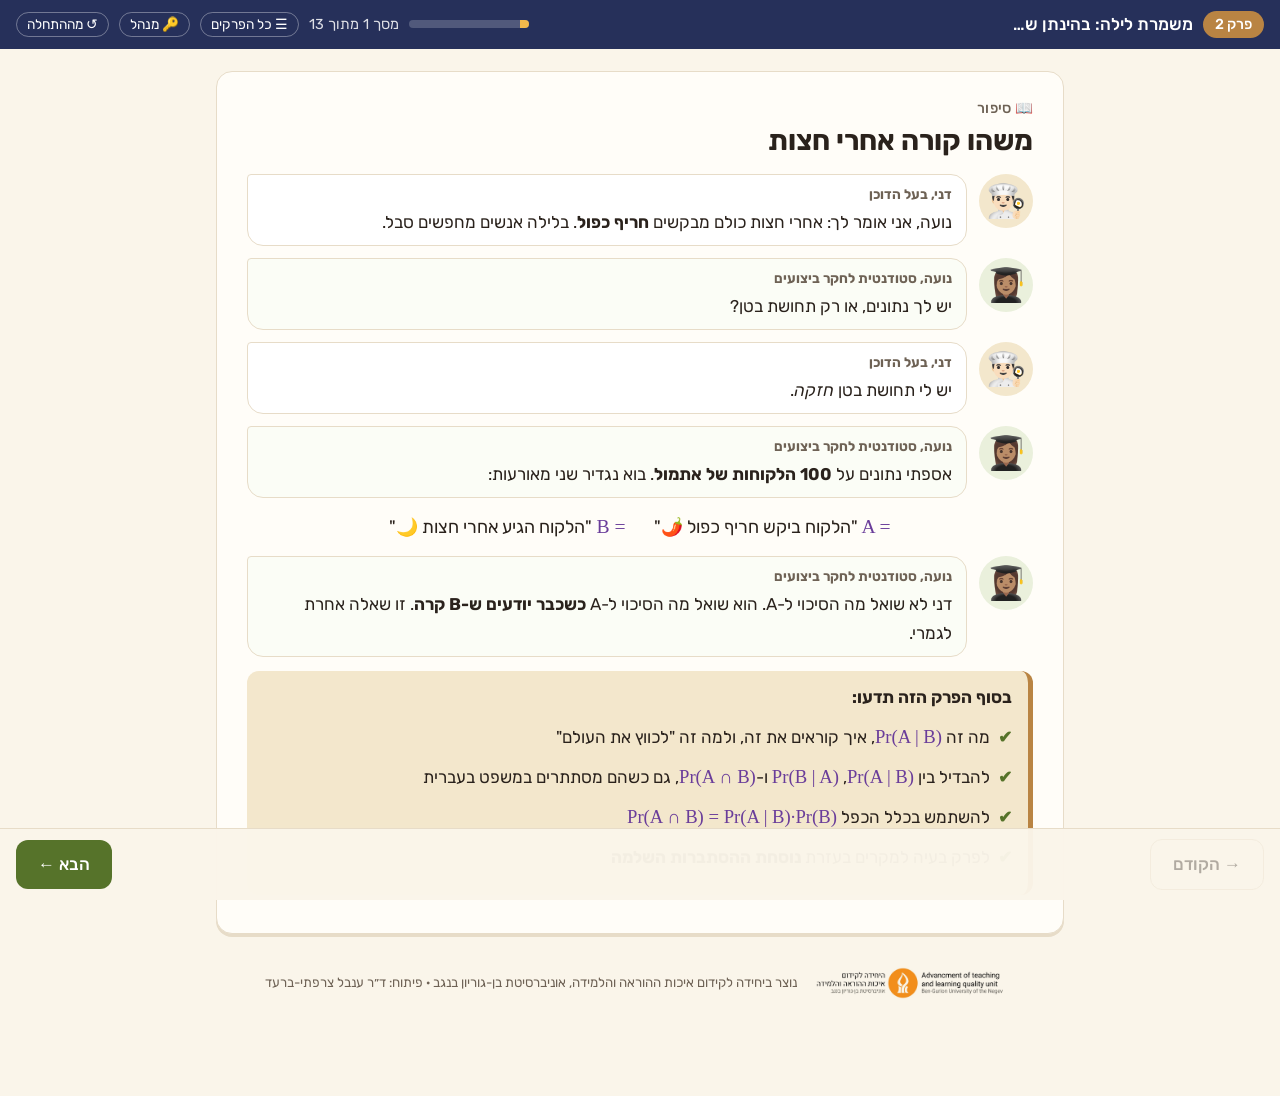
<file: examples/probability/lesson2.html>
<!doctype html>
<html lang="he" dir="rtl">
<head>
<meta charset="utf-8">
<meta name="viewport" content="width=device-width, initial-scale=1">
<title>משמרת לילה: בהינתן ש…</title>
<link rel="preconnect" href="https://fonts.googleapis.com">
<link rel="preconnect" href="https://fonts.gstatic.com" crossorigin>
<link href="https://fonts.googleapis.com/css2?family=Rubik:wght@400;500;700&display=swap" rel="stylesheet">
<style>
:root{
  --bg:#faf5ea; --card:#fffdf8; --ink:#2a221c; --muted:#6e6255; --line:#e7dcc8;
  --olive:#56732a; --olive-l:#eaf0dc; --chili:#c4351b; --chili-l:#fbe4dd;
  --tahini:#f3e7cc; --pita:#b98443; --night:#26305a; --night-l:#e3e6f3;
  --math:#6a3d9a; --math-l:#f1ebfa; --good:#2f7d3a; --good-l:#e3f3e5; --bad:#b3261e; --bad-l:#fbe6e4;
  --radius:16px;
}
*{box-sizing:border-box}
html,body{margin:0}
body{background:var(--bg);color:var(--ink);font-family:Rubik,"Segoe UI",Arial,sans-serif;font-size:17px;line-height:1.7;direction:rtl;min-height:100vh;display:flex;flex-direction:column}
button{font:inherit;cursor:pointer;color:inherit}
button:disabled{cursor:default}

/* top bar */
.top{position:sticky;top:0;z-index:5;background:var(--night);color:#fff;padding:10px 16px;display:flex;gap:12px 20px;align-items:center;justify-content:space-between;flex-wrap:wrap}
.brand{display:flex;gap:10px;align-items:center;font-weight:500}
.badge{background:var(--pita);color:#fff;border-radius:999px;padding:1px 12px;font-size:.85em;white-space:nowrap}
.prog{display:flex;align-items:center;gap:10px;flex:1;min-width:180px;max-width:380px}
.bar{flex:1;height:8px;background:rgba(255,255,255,.2);border-radius:99px;overflow:hidden}
.bar i{display:block;height:100%;width:0;background:#f2b84b;transition:width .35s}
.pc{font-size:.85em;opacity:.85;white-space:nowrap}
.restart{background:none;border:1px solid rgba(255,255,255,.35);border-radius:99px;padding:0 10px;font-size:.8em;color:#fff}

main{flex:1;width:100%;max-width:880px;margin:0 auto;padding:22px 16px 120px}
.card{background:var(--card);border:1px solid var(--line);border-radius:var(--radius);padding:24px 30px;box-shadow:0 3px 0 var(--line);animation:fade .35s}
.kicker{font-size:.85em;color:var(--muted);font-weight:500;letter-spacing:.02em}
h2{margin:.1em 0 .5em;font-size:1.65em;line-height:1.3}
h3{margin:1.2em 0 .3em;font-size:1.15em}
p{margin:.5em 0}
ul,ol{padding-inline-start:1.4em;margin:.4em 0}
li{margin:.2em 0}

/* nav */
.navbar{position:fixed;bottom:0;left:0;right:0;z-index:5;background:rgba(250,245,234,.97);border-top:1px solid var(--line);display:flex;justify-content:space-between;align-items:center;padding:10px 16px;gap:10px}
.navbar .hint{font-size:.85em;color:var(--muted);text-align:center;flex:1}
.btn{background:var(--olive);color:#fff;border:0;border-radius:12px;padding:10px 22px;font-weight:500;white-space:nowrap}
.btn:hover:not(:disabled){filter:brightness(1.08)}
.btn:disabled{opacity:.35}
.btn.ghost{background:transparent;color:var(--ink);border:1.5px solid var(--line)}
.btn.small{padding:6px 16px;font-size:.95em}

/* math */
.m{direction:ltr;unicode-bidi:isolate;display:inline-block;font-family:"Cambria Math","STIX Two Math","Latin Modern Math","Times New Roman",serif;color:var(--math);white-space:nowrap;font-size:1.1em;line-height:1.3}
.m sub,.m sup{font-size:.7em}
.mblock{text-align:center;margin:14px 0;font-size:1.3em;overflow-x:auto;overflow-y:hidden;padding:4px 0}
.ov{text-decoration:overline}
.big{font-size:1.4em;vertical-align:-.15em}

/* characters */
.say{display:flex;gap:12px;align-items:flex-start;margin:12px 0}
.say .av{font-size:1.9em;line-height:1;flex:none;width:54px;height:54px;border-radius:50%;background:var(--tahini);display:grid;place-items:center}
.say .bub{background:#fff;border:1px solid var(--line);border-radius:4px 16px 16px 16px;padding:8px 14px;flex:1}
.say .who{font-weight:700;font-size:.8em;color:var(--muted);margin-bottom:2px}
.say.noa .av{background:var(--olive-l)} .say.noa .bub{background:#fbfdf6}
.say.kobi .av{background:#dfe9f7} .say.kobi .bub{background:#f7faff}
.say.sigma .av{background:#efe3f7}

/* boxes */
.box{border-radius:12px;padding:12px 16px;margin:14px 0;border-inline-start:5px solid var(--line);background:#fff}
.box-t{font-weight:700;margin-bottom:4px}
.box.def{background:var(--math-l);border-color:var(--math)}
.box.tip{background:var(--olive-l);border-color:var(--olive)}
.box.warn{background:var(--chili-l);border-color:var(--chili)}
.box.note{background:var(--tahini);border-color:var(--pita)}
.goals{list-style:none;padding:0}
.goals li{padding:4px 0 4px 0}
.goals li::before{content:"✔";color:var(--olive);font-weight:700;margin-inline-end:8px}

.legend{display:flex;flex-wrap:wrap;gap:6px 16px;justify-content:center;font-size:.95em;color:var(--muted);margin:6px 0}
.tbl{width:100%;border-collapse:collapse;margin:12px 0;font-size:.97em}
.tbl th,.tbl td{border:1px solid var(--line);padding:8px 10px;text-align:start;vertical-align:top}
.tbl th{background:var(--tahini);font-weight:500}
.tbl td.c,.tbl th.c{text-align:center}
.tblwrap{overflow-x:auto}
.nest{display:flex;flex-direction:column;gap:6px;max-width:520px;margin:14px auto}
.nest div{border:2px solid var(--line);border-radius:12px;padding:8px 12px;background:#fff}
.formula-card{border:1px solid var(--line);border-radius:14px;padding:12px 16px;margin:10px 0;background:#fff}
.formula-card .mblock{margin:6px 0}

/* activities */
.activity{margin-top:20px;padding:18px;border:2px dashed #dccfb6;border-radius:14px;background:#fff}
.activity .instr{font-weight:500;margin-bottom:8px}
.q{font-weight:500;margin:6px 0}
.opt{display:block;width:100%;text-align:start;background:#fff;border:1.5px solid var(--line);border-radius:12px;padding:10px 14px;margin:8px 0;transition:border-color .15s,background .15s}
.opt:hover:not(:disabled){border-color:var(--olive)}
.opt.right{background:var(--good-l);border-color:var(--good)}
.opt.wrong{background:var(--bad-l);border-color:var(--bad)}
.fb:empty{display:none}
.fb{margin-top:10px;border-radius:10px;padding:10px 14px}
.fb.good{background:var(--good-l)}
.fb.bad{background:var(--bad-l)}
.item-sep{border:0;border-top:1px solid var(--line);margin:18px 0}
.row-actions{display:flex;gap:10px;justify-content:center;flex-wrap:wrap;margin-top:12px}

.chips{display:flex;flex-wrap:wrap;gap:10px;justify-content:center;margin:14px 0}
.chip{font-size:1.6em;min-width:80px;padding:8px 12px;border-radius:14px;border:2px solid var(--line);background:#fff;transition:transform .12s,background .12s}
.chip.on{border-color:var(--olive);background:var(--olive-l);transform:translateY(-3px)}
.setview{text-align:center;font-size:1.2em;margin:8px 0;min-height:1.6em}

.cl{display:flex;flex-wrap:wrap;gap:8px 12px;align-items:center;justify-content:space-between;padding:10px 12px;border:1.5px solid var(--line);border-radius:12px;margin:8px 0;background:#fff}
.cl .txt{flex:1 1 260px}
.cl .btns{display:flex;gap:6px;flex-wrap:wrap}
.cl .btns button{border:1.5px solid var(--line);background:#fff;border-radius:10px;padding:5px 14px}
.cl .btns button:hover:not(:disabled){border-color:var(--olive)}
.cl.ok{background:var(--good-l);border-color:var(--good)}
.cl.ok .btns button.picked{background:var(--good);color:#fff;border-color:var(--good)}
.cl .ex{flex-basis:100%;font-size:.94em}
.cl .ex:empty{display:none}
.cl.no{animation:shake .35s;border-color:var(--bad)}

.tr{display:flex;flex-wrap:wrap;gap:6px 12px;align-items:center;justify-content:space-between;padding:10px 12px;border:1.5px solid var(--line);border-radius:12px;margin:8px 0}
.tr .txt{flex:1 1 280px}
.tr select{font-size:1.05em;padding:6px 10px;border-radius:10px;border:1.5px solid var(--line);min-width:200px;direction:ltr;font-family:"Cambria Math","Times New Roman",serif;color:var(--math);background:#fff}
.tr.ok{background:var(--good-l);border-color:var(--good)}
.tr.no{background:var(--bad-l);border-color:var(--bad)}
.tr .ex{flex-basis:100%;font-size:.93em}
.tr .ex:empty{display:none}

.num{display:flex;gap:10px;align-items:center;flex-wrap:wrap;margin:8px 0}
.num input{font:inherit;width:140px;padding:6px 10px;border-radius:10px;border:1.5px solid var(--line);direction:ltr;text-align:center}

/* widgets */
.seg{display:flex;flex-wrap:wrap;gap:8px;justify-content:center;margin:10px 0}
.seg button{border:1.5px solid var(--line);background:#fff;border-radius:999px;padding:6px 16px}
.seg button.on{background:var(--night);color:#fff;border-color:var(--night)}
.grid100{display:grid;grid-template-columns:repeat(10,1fr);gap:4px;max-width:440px;margin:12px auto;direction:ltr}
.cell{aspect-ratio:1;border-radius:6px;display:grid;place-items:center;font-size:clamp(11px,3.2vw,19px);background:#fff3d9;border:1px solid #ecdcb9;transition:opacity .35s,filter .35s,transform .35s}
.cell.night{background:var(--night);border-color:var(--night)}
.cell.out{opacity:.1;filter:grayscale(1);transform:scale(.8)}
.calc{background:var(--tahini);border-radius:12px;padding:12px 16px;text-align:center;margin-top:10px}
.calc .mblock{font-size:1.15em;margin:6px 0}

.sl{display:grid;grid-template-columns:minmax(150px,auto) 1fr 70px;gap:10px;align-items:center;margin:6px 0}
.sl output{font-family:"Cambria Math","Times New Roman",serif;color:var(--math);text-align:center;direction:ltr;font-size:1.1em}
input[type=range]{width:100%;accent-color:var(--olive)}
.tree{width:100%;max-width:660px;display:block;margin:6px auto}
.tree text{font-family:Rubik,Arial,sans-serif}

.panels{display:grid;grid-template-columns:1fr 1fr;gap:12px;margin-top:10px}
.panel{border:1.5px solid var(--line);border-radius:12px;padding:10px;background:#fff}
.panel.b{border-color:var(--night)}
.panel .pt{font-weight:500;font-size:.92em;margin-bottom:6px}
.dots{display:flex;flex-wrap:wrap;gap:3px;direction:ltr}
.dot{width:15px;height:15px;border-radius:3px;background:#eadfc6}
.dot.a{background:var(--chili)}
.panel .pr{margin-top:8px;font-size:.95em}
.status{text-align:center;font-weight:700;padding:10px;border-radius:10px;margin-top:12px}
.status.yes{background:var(--good-l);color:var(--good)}
.status.no{background:var(--bad-l);color:var(--bad)}

.qhead{display:flex;justify-content:space-between;color:var(--muted);font-size:.9em}
.score{font-size:2.2em;font-weight:700;text-align:center;color:var(--olive)}
.reveal{display:none}
.reveal.show{display:block;animation:fade .4s}

.hub{display:grid;gap:14px}
.hub a{display:block;text-decoration:none;color:inherit;background:var(--card);border:1px solid var(--line);border-radius:var(--radius);padding:18px 22px;box-shadow:0 3px 0 var(--line)}
.hub a:hover{border-color:var(--olive)}
.hub .n{color:var(--pita);font-weight:700;font-size:.9em}
.hub h3{margin:.1em 0 .2em}

@keyframes fade{from{opacity:0;transform:translateY(6px)}to{opacity:1;transform:none}}
@keyframes shake{0%,100%{transform:none}25%{transform:translateX(-5px)}75%{transform:translateX(5px)}}

@media (max-width:620px){
  body{font-size:16px}
  .card{padding:18px 16px}
  h2{font-size:1.35em}
  .panels{grid-template-columns:1fr}
  .sl{grid-template-columns:1fr 60px}
  .sl label{grid-column:1/-1}
  .mblock{font-size:1.1em}
  .chip{min-width:64px;font-size:1.4em}
  .say .av{width:44px;height:44px;font-size:1.5em}
  .btn{padding:10px 16px}
}
.defs{display:flex;flex-wrap:wrap;gap:6px 28px;justify-content:center;margin:14px 0;font-size:1.05em}
.m bdi{font-family:Rubik,Arial,sans-serif;font-size:.9em}
.restart.admin.on{background:#f2b84b;color:#26305a;border-color:#f2b84b;font-weight:700}
.tbl.rules tr.yes td,.tbl.rules tr.yes th{background:var(--good-l)}
.tbl.rules tr.yes th{color:var(--good)}
.tbl.rules tr.no td,.tbl.rules tr.no th{background:var(--bad-l)}
.tbl.rules tr.no th{color:var(--bad)}
.tbl.rules tr.no .m{text-decoration:line-through;text-decoration-color:var(--bad);text-decoration-thickness:2px}

</style>
<style>.restart{white-space:nowrap}.prog{max-width:none;flex:0 1 auto}.prog .bar{min-width:120px}</style>
<style>main{padding-bottom:24px}.credit{display:flex;flex-wrap:wrap;gap:6px 14px;align-items:center;justify-content:center;max-width:880px;margin:0 auto;padding:8px 16px 96px;font-size:.78em;color:var(--muted);text-align:center}.credit img{height:34px;width:auto;mix-blend-mode:multiply}</style>
</head>
<body>
<header class="top">
  <div class="brand"><span class="badge"></span><span class="ltitle"></span></div>
  <div class="prog"><div class="bar"><i></i></div><span class="pc"></span><a class="restart" href="index.html" title="חזרה לבחירת הפרק" style="text-decoration:none;display:inline-flex;align-items:center;white-space:nowrap">☰ כל הפרקים</a><button class="restart admin" id="admin" title="מעבר חופשי בין מסכים בלי לענות על התרגולים"></button><button class="restart" id="restart" title="חזרה למסך הראשון">↺ מההתחלה</button></div>
</header>
<main id="stage" aria-live="polite"></main>
<footer class="credit"><img src="logo-unit.jpg" alt="היחידה לקידום איכות ההוראה והלמידה · אוניברסיטת בן-גוריון בנגב"><span>נוצר ביחידה לקידום איכות ההוראה והלמידה, אוניברסיטת בן-גוריון בנגב · פיתוח: ד״ר ענבל צרפתי-ברעד</span></footer>
<nav class="navbar">
  <button class="btn ghost" id="prev">→ הקודם</button>
  <span class="hint" id="gatehint"></span>
  <button class="btn" id="next">הבא ←</button>
</nav>
<script>
/* ===== Lomda engine: screens, activities, widgets, SCORM hook ===== */
(function () {
'use strict';

/* ---------- content helpers (global, used by lesson files) ---------- */
const CHARS = {
  dani:  { name: 'דני, בעל הדוכן', emoji: '👨🏻‍🍳' },
  noa:   { name: 'נועה, סטודנטית לחקר ביצועים', emoji: '👩🏽‍🎓' },
  kobi:  { name: 'קובי, בן-דוד ויזם', emoji: '😎' },
  sigma: { name: 'סיגמא, החתול של הדוכן', emoji: '🐈' }
};
/* Hebrew words inside a formula are isolated so the LTR formula keeps its order (e.g. Pr(A | B)) */
const heb = s => String(s).replace(/[\u0590-\u05FF]+(?:[ \-][\u0590-\u05FF]+)*/g, w => '<bdi>' + w + '</bdi>');
window.m   = s => '<span class="m">' + heb(s) + '</span>';
window.mb  = s => '<div class="mblock"><span class="m">' + heb(s) + '</span></div>';
window.defs = arr => '<div class="defs">' + arr.map(d => '<span>' + window.m(d[0] + ' =') + ' "' + d[1] + '"</span>').join('') + '</div>';
window.ov  = s => '<span class="ov">' + s + '</span>';
window.say = (who, t) => {
  const c = CHARS[who];
  return '<div class="say ' + who + '"><div class="av" aria-hidden="true">' + c.emoji +
    '</div><div class="bub"><div class="who">' + c.name + '</div>' + t + '</div></div>';
};
window.box = (kind, title, html) =>
  '<div class="box ' + kind + '">' + (title ? '<div class="box-t">' + title + '</div>' : '') + html + '</div>';

/* ---------- utils ---------- */
function h(tag, attrs, html) {
  const e = document.createElement(tag);
  if (attrs) for (const k in attrs) {
    const v = attrs[k];
    if (k === 'class') e.className = v;
    else if (k.slice(0, 2) === 'on') e.addEventListener(k.slice(2), v);
    else e.setAttribute(k, v);
  }
  if (html != null) e.innerHTML = html;
  return e;
}
function shuffle(arr, seed) {
  const a = arr.slice();
  let s = seed || Math.floor(Math.random() * 1e9);
  const rnd = () => { s = (s * 1664525 + 1013904223) % 4294967296; return s / 4294967296; };
  for (let i = a.length - 1; i > 0; i--) { const j = Math.floor(rnd() * (i + 1)); [a[i], a[j]] = [a[j], a[i]]; }
  return a;
}
const fmt = (x, d) => String(+x.toFixed(d == null ? 3 : d));
function parseNum(raw) {
  let s = String(raw).trim().replace(/\s/g, '').replace(',', '.');
  let pct = false;
  if (s.endsWith('%')) { pct = true; s = s.slice(0, -1); }
  let v;
  if (s.includes('/')) { const p = s.split('/'); v = parseFloat(p[0]) / parseFloat(p[1]); }
  else v = parseFloat(s);
  if (!isFinite(v)) return NaN;
  return pct ? v / 100 : v;
}

/* ---------- SCORM 1.2 / 2004 adapter (no-op outside an LMS) ---------- */
const SCORM = {
  api: null, v: null,
  find() {
    const scan = start => {
      let w = start;
      for (let n = 0; w && n < 12; n++) {
        try {
          if (w.API_1484_11) { this.api = w.API_1484_11; this.v = '2004'; return true; }
          if (w.API) { this.api = w.API; this.v = '12'; return true; }
        } catch (e) { /* cross-origin */ }
        if (w.parent === w) break;
        w = w.parent;
      }
      return false;
    };
    if (!scan(window)) { try { if (window.opener) scan(window.opener); } catch (e) {} }
  },
  init() {
    this.find();
    if (!this.api) return;
    try { this.v === '2004' ? this.api.Initialize('') : this.api.LMSInitialize(''); } catch (e) { this.api = null; return; }
    const st = this.v === '2004' ? this.get('', 'cmi.completion_status') : this.get('cmi.core.lesson_status', '');
    if (st !== 'completed' && st !== 'passed') this.set('cmi.core.lesson_status', 'cmi.completion_status', 'incomplete');
    this.set('cmi.core.exit', 'cmi.exit', 'suspend');
  },
  get(k12, k04) {
    if (!this.api) return '';
    try { return this.v === '2004' ? this.api.GetValue(k04) : this.api.LMSGetValue(k12); } catch (e) { return ''; }
  },
  set(k12, k04, val) {
    if (!this.api) return;
    try { this.v === '2004' ? this.api.SetValue(k04, String(val)) : this.api.LMSSetValue(k12, String(val)); } catch (e) {}
  },
  commit() { if (!this.api) return; try { this.v === '2004' ? this.api.Commit('') : this.api.LMSCommit(''); } catch (e) {} },
  finish() {
    if (!this.api) return;
    try { this.commit(); this.v === '2004' ? this.api.Terminate('') : this.api.LMSFinish(''); } catch (e) {}
    this.api = null;
  },
  location(i) { this.set('cmi.core.lesson_location', 'cmi.location', i); },
  suspend(str) { this.set('cmi.suspend_data', 'cmi.suspend_data', str); this.commit(); },
  score(pct) {
    this.set('cmi.core.score.min', 'cmi.score.min', 0);
    this.set('cmi.core.score.max', 'cmi.score.max', 100);
    this.set('cmi.core.score.raw', 'cmi.score.raw', pct);
    if (this.v === '2004') this.set('', 'cmi.score.scaled', (pct / 100).toFixed(2));
    this.commit();
  },
  complete() {
    this.set('cmi.core.lesson_status', 'cmi.completion_status', 'completed');
    this.set('cmi.core.exit', 'cmi.exit', '');
    this.commit();
  }
};

/* ---------- activities ---------- */
const ACT = {};

/* Multiple choice. a = {q, options:[{t, ok, fb}]}  or  {items:[...]} */
ACT.mcq = (box, a, done) => {
  const items = a.items || [a];
  let solved = 0;
  if (a.instr) box.append(h('div', { class: 'instr' }, a.instr));
  items.forEach((it, idx) => {
    if (idx) box.append(h('hr', { class: 'item-sep' }));
    box.append(h('div', { class: 'q' }, it.q));
    const opts = h('div', { class: 'opts' });
    const fb = h('div', { class: 'fb' });
    (it.noShuffle ? it.options : shuffle(it.options)).forEach(o => {
      const b = h('button', { class: 'opt' }, o.t);
      b.onclick = () => {
        fb.className = 'fb ' + (o.ok ? 'good' : 'bad');
        fb.innerHTML = o.fb || (o.ok ? 'נכון! 🎉' : 'לא בדיוק — נסו שוב.');
        if (o.ok) {
          b.classList.add('right');
          opts.querySelectorAll('.opt').forEach(x => x.disabled = true);
          if (++solved === items.length) done();
        } else b.classList.add('wrong');
      };
      opts.append(b);
    });
    box.append(opts, fb);
  });
};

/* Build a subset of Ω by clicking outcomes. a = {omega:[{id,label}], tasks:[{prompt, answer:[ids], name, fb}]} */
ACT.subset = (box, a, done) => {
  let t = 0;
  const sel = new Set();
  const prompt = h('div', { class: 'q' });
  const chips = h('div', { class: 'chips' });
  const view = h('div', { class: 'setview' });
  const fb = h('div', { class: 'fb' });
  const btn = h('button', { class: 'btn' }, 'בדיקה');
  const actions = h('div', { class: 'row-actions' }); actions.append(btn);
  const chipEls = {};
  a.omega.forEach(o => {
    const c = h('button', { class: 'chip', 'aria-pressed': 'false' }, o.label);
    c.onclick = () => {
      if (btn.dataset.state === 'next') return;
      sel.has(o.id) ? sel.delete(o.id) : sel.add(o.id);
      c.classList.toggle('on'); c.setAttribute('aria-pressed', sel.has(o.id));
      fb.className = 'fb'; fb.innerHTML = '';
      showSet();
    };
    chipEls[o.id] = c; chips.append(c);
  });
  function showSet() {
    const name = a.tasks[t].name || 'A';
    const labels = a.omega.filter(o => sel.has(o.id)).map(o => o.label);
    view.innerHTML = m(name + ' = ' + (labels.length ? '{' + labels.join(', ') + '}' : '∅'));
  }
  function load() {
    sel.clear();
    Object.values(chipEls).forEach(c => { c.classList.remove('on'); c.setAttribute('aria-pressed', 'false'); });
    prompt.innerHTML = '<span style="color:var(--muted)">משימה ' + (t + 1) + ' מתוך ' + a.tasks.length + ':</span> ' + a.tasks[t].prompt;
    fb.className = 'fb'; fb.innerHTML = '';
    btn.textContent = 'בדיקה'; btn.dataset.state = 'check';
    showSet();
  }
  btn.onclick = () => {
    if (btn.dataset.state === 'next') { t++; load(); return; }
    if (btn.dataset.state === 'done') return;
    const ans = new Set(a.tasks[t].answer);
    const extra = [...sel].filter(x => !ans.has(x)).length;
    const missing = [...ans].filter(x => !sel.has(x)).length;
    if (!extra && !missing) {
      fb.className = 'fb good';
      fb.innerHTML = '✔ מצוין! ' + (a.tasks[t].fb || '');
      if (t < a.tasks.length - 1) { btn.textContent = 'למשימה הבאה'; btn.dataset.state = 'next'; }
      else { btn.textContent = 'סיימתם את כל המשימות 🎉'; btn.dataset.state = 'done'; btn.disabled = true; done(); }
    } else {
      const parts = [];
      if (extra) parts.push('יש ' + extra + ' תוצאות מיותרות');
      if (missing) parts.push('חסרות ' + missing + ' תוצאות');
      fb.className = 'fb bad';
      fb.innerHTML = 'עוד לא. ' + parts.join(' ו') + '. שאלו את עצמכם לגבי כל תוצאה: "אם זה מה שהלקוח הזמין — האם התשובה היא כן?"';
    }
  };
  if (a.instr) box.append(h('div', { class: 'instr' }, a.instr));
  box.append(prompt, chips, view, actions, fb);
  load();
};

/* Classify statements. a = {labels:[..], items:[{t, ans (index), ex, hint}]} */
ACT.classify = (box, a, done) => {
  let ok = 0;
  if (a.instr) box.append(h('div', { class: 'instr' }, a.instr));
  a.items.forEach(it => {
    const row = h('div', { class: 'cl' });
    const txt = h('div', { class: 'txt' }, it.t);
    const btns = h('div', { class: 'btns' });
    const ex = h('div', { class: 'ex' });
    a.labels.forEach((lab, li) => {
      const b = h('button', {}, lab);
      b.onclick = () => {
        if (li === it.ans) {
          row.classList.remove('no'); row.classList.add('ok'); b.classList.add('picked');
          btns.querySelectorAll('button').forEach(x => x.disabled = true);
          ex.innerHTML = it.ex || '';
          if (++ok === a.items.length) done();
        } else {
          row.classList.remove('no'); void row.offsetWidth; row.classList.add('no');
          ex.innerHTML = '✗ ' + (it.hint || 'לא בדיוק — חשבו שוב.');
        }
      };
      btns.append(b);
    });
    row.append(txt, btns, ex);
    box.append(row);
  });
};

/* Translate Hebrew to notation. a = {pool:[strings], items:[{t, ans, ex}]} */
ACT.translate = (box, a, done) => {
  if (a.instr) box.append(h('div', { class: 'instr' }, a.instr));
  const rows = a.items.map(it => {
    const row = h('div', { class: 'tr' });
    const sel = h('select', { 'aria-label': 'בחירת סימון' });
    sel.append(h('option', { value: '' }, 'בחרו…'));
    const pool = shuffle(a.pool.includes(it.ans) ? a.pool : a.pool.concat([it.ans]), 7);
    pool.forEach(p => { const o = h('option', { value: p }); o.textContent = p; sel.append(o); });
    const ex = h('div', { class: 'ex' });
    sel.onchange = () => { row.classList.remove('ok', 'no'); ex.innerHTML = ''; };
    row.append(h('div', { class: 'txt' }, it.t), sel, ex);
    box.append(row);
    return { row, sel, ex, it };
  });
  const fb = h('div', { class: 'fb' });
  const btn = h('button', { class: 'btn' }, 'בדיקה');
  const act = h('div', { class: 'row-actions' }); act.append(btn);
  box.append(act, fb);
  btn.onclick = () => {
    let good = 0;
    rows.forEach(r => {
      const right = r.sel.value === r.it.ans;
      r.row.classList.toggle('ok', right);
      r.row.classList.toggle('no', !right);
      r.ex.innerHTML = right ? (r.it.ex || '') : '';
      if (right) { good++; r.sel.disabled = true; }
    });
    if (good === rows.length) { fb.className = 'fb good'; fb.innerHTML = '✔ כל התרגומים נכונים! ' + (a.fb || ''); btn.disabled = true; done(); }
    else { fb.className = 'fb bad'; fb.innerHTML = good + ' מתוך ' + rows.length + ' נכונים. תקנו את השורות האדומות ובדקו שוב.'; }
  };
};

/* Numeric answers. a = {items:[{q, answer, tol, hint, ex}]} */
ACT.numeric = (box, a, done) => {
  let solved = 0;
  if (a.instr) box.append(h('div', { class: 'instr' }, a.instr));
  a.items.forEach((it, idx) => {
    if (idx) box.append(h('hr', { class: 'item-sep' }));
    box.append(h('div', { class: 'q' }, it.q));
    const wrap = h('div', { class: 'num' });
    const inp = h('input', { type: 'text', inputmode: 'decimal', placeholder: 'למשל 0.25', 'aria-label': 'תשובה' });
    const b = h('button', { class: 'btn small' }, 'בדיקה');
    const fb = h('div', { class: 'fb' });
    let tries = 0;
    const check = () => {
      const v = parseNum(inp.value);
      if (isNaN(v)) { fb.className = 'fb bad'; fb.innerHTML = 'הקלידו מספר (אפשר גם שבר כמו 3/4 או אחוזים כמו 75%).'; return; }
      if (Math.abs(v - it.answer) <= (it.tol || 0.005)) {
        fb.className = 'fb good'; fb.innerHTML = '✔ נכון! ' + (it.ex || '');
        inp.disabled = true; b.disabled = true;
        if (++solved === a.items.length) done();
      } else {
        tries++;
        fb.className = 'fb bad';
        fb.innerHTML = 'לא בדיוק. ' + (tries >= 1 && it.hint ? '💡 ' + it.hint : '');
        if (tries >= 3 && it.ex) {
          fb.innerHTML += '<div style="margin-top:6px"><b>הפתרון:</b> ' + it.ex + '</div>';
          inp.value = fmt(it.answer, 4);
        }
      }
    };
    b.onclick = check;
    inp.addEventListener('keydown', e => { if (e.key === 'Enter') check(); });
    wrap.append(inp, b);
    box.append(wrap, fb);
  });
};

/* Final quiz: one attempt per question, scored. a = {items:[{q, options:[..], answer, ex}]} */
ACT.quiz = (box, a, done, ctx) => {
  let i = 0, score = 0;
  const n = a.items.length;
  const run = () => {
    box.innerHTML = '';
    if (i >= n) {
      const pct = Math.round(100 * score / n);
      box.append(h('div', { class: 'score' }, score + ' / ' + n));
      const msg = pct === 100 ? 'מושלם! דני תולה את התמונה שלכם על הקיר של הדוכן 🏆'
        : pct >= 70 ? 'יפה מאוד! אפשר לעבור לפרק הבא — ושווה להציץ שוב בשאלות שפספסתם.'
        : 'שווה לחזור על המסכים הקודמים ולנסות שוב. גם נועה לא הבינה הכול בפעם הראשונה.';
      box.append(h('p', { style: 'text-align:center' }, msg));
      const again = h('button', { class: 'btn ghost' }, 'לנסות שוב את הבוחן');
      again.onclick = () => { i = 0; score = 0; run(); };
      const act = h('div', { class: 'row-actions' }); act.append(again); box.append(act);
      ctx.reportScore(pct);
      done();
      return;
    }
    const it = a.items[i];
    box.append(h('div', { class: 'qhead' }, '<span>שאלה ' + (i + 1) + ' מתוך ' + n + '</span><span>ניקוד: ' + score + '</span>'));
    box.append(h('div', { class: 'q' }, it.q));
    const opts = h('div');
    const fb = h('div', { class: 'fb' });
    const nextB = h('button', { class: 'btn', style: 'display:none' }, i < n - 1 ? 'לשאלה הבאה' : 'לתוצאות');
    nextB.onclick = () => { i++; run(); };
    const order = shuffle(it.options.map((t, k) => ({ t, k })));
    order.forEach(o => {
      const b = h('button', { class: 'opt' }, o.t);
      b.onclick = () => {
        const right = o.k === it.answer;
        if (right) score++;
        opts.querySelectorAll('.opt').forEach((x, xi) => {
          x.disabled = true;
          if (order[xi].k === it.answer) x.classList.add('right');
        });
        if (!right) b.classList.add('wrong');
        fb.className = 'fb ' + (right ? 'good' : 'bad');
        fb.innerHTML = (right ? '✔ נכון! ' : '✗ לא נכון. ') + (it.ex || '');
        nextB.style.display = '';
      };
      opts.append(b);
    });
    const act = h('div', { class: 'row-actions' }); act.append(nextB);
    box.append(opts, fb, act);
  };
  run();
};

/* Custom widgets */
ACT.widget = (box, a, done) => WIDGETS[a.name](box, a, done);
const WIDGETS = {};

/* 100 customers: conditional probability by "shrinking the world" */
WIDGETS.condGrid = (box, a, done) => {
  const nAB = 30, nB = 40, nA = 42;
  const types = [];
  for (let i = 0; i < 100; i++) {
    const inB = i < nB, inA = i < nAB || (i >= nB && i < nB + (nA - nAB));
    types.push({ A: inA, B: inB });
  }
  const cells = shuffle(types, 20261106);
  box.append(h('div', { class: 'instr' }, 'כל משבצת = לקוח אחד מאתמול. לחצו על הכפתורים וצפו מה קורה לעולם.'));
  box.append(h('div', { class: 'legend' },
    '<span><span style="display:inline-block;width:14px;height:14px;background:var(--night);border-radius:3px;vertical-align:-2px"></span> הגיע אחרי חצות (' + m('B') + ')</span>' +
    '<span><span style="display:inline-block;width:14px;height:14px;background:#fff3d9;border:1px solid #ecdcb9;border-radius:3px;vertical-align:-2px"></span> הגיע לפני חצות</span>' +
    '<span>🌶️ ביקש חריף כפול (' + m('A') + ')</span><span>🙂 לא ביקש</span>'));
  const seg = h('div', { class: 'seg' });
  const grid = h('div', { class: 'grid100', role: 'img', 'aria-label': '100 לקוחות' });
  const els = cells.map(c => {
    const e = h('div', { class: 'cell' + (c.B ? ' night' : '') }, c.A ? '🌶️' : '🙂');
    grid.append(e); return e;
  });
  const calc = h('div', { class: 'calc' });
  const seen = new Set();
  const modes = {
    all: { label: 'כל הלקוחות (' + 'Ω' + ')', keep: () => true,
      html: () => 'בוחרים לקוח אקראי מבין 100 הלקוחות. כל לקוח באותו סיכוי.' +
        mb('Pr(A) = |A| / |Ω| = 42 / 100 = 0.42') + mb('Pr(B) = 0.40 ,   Pr(A ∩ B) = 0.30') },
    B: { label: 'בהינתן B: רק לקוחות לילה', keep: c => c.B,
      html: () => 'יודעים שהלקוח הגיע אחרי חצות ⇐ <b>העולם הצטמצם ל-40 לקוחות</b>. מתוכם 30 ביקשו חריף כפול.' +
        mb('Pr(A | B) = |A ∩ B| / |B| = 30 / 40 = 0.75') + mb('= Pr(A ∩ B) / Pr(B) = 0.30 / 0.40') },
    A: { label: 'בהינתן A: רק מבקשי חריף כפול', keep: c => c.A,
      html: () => 'עכשיו יודעים שהלקוח ביקש חריף כפול ⇐ העולם הוא 42 לקוחות. כמה מהם לילה?' +
        mb('Pr(B | A) = |A ∩ B| / |A| = 30 / 42 ≈ 0.714') + '<div>שימו לב: זה <b>לא</b> אותו מספר כמו ' + m('Pr(A | B)') + '!</div>' }
  };
  const btns = {};
  Object.keys(modes).forEach(k => {
    const b = h('button', {}, modes[k].label);
    b.onclick = () => set(k);
    btns[k] = b; seg.append(b);
  });
  function set(k) {
    Object.keys(btns).forEach(x => btns[x].classList.toggle('on', x === k));
    els.forEach((e, i) => e.classList.toggle('out', !modes[k].keep(cells[i])));
    calc.innerHTML = modes[k].html();
    seen.add(k);
    if (seen.has('A') && seen.has('B')) done();
  }
  box.append(seg, grid, calc);
  set('all');
};

/* Probability tree for total probability */
WIDGETS.tree = (box, a, done) => {
  const st = { p: 0.7, q1: 0.10, q2: 0.02 };
  box.append(h('div', { class: 'instr' }, 'הזיזו את המחוונים וצפו איך ' + m('Pr(A)') + ' מורכב משני ענפים.'));
  const sliders = h('div');
  const mk = (key, label, min, max, step) => {
    const row = h('div', { class: 'sl' });
    const id = 'sl-' + key;
    const lab = h('label', { for: id }, label);
    const inp = h('input', { type: 'range', id, min, max, step, value: st[key] });
    const out = h('output', {}, fmt(st[key], 2));
    inp.oninput = () => { st[key] = +inp.value; out.textContent = fmt(st[key], 2); draw(); };
    row.append(lab, inp, out); sliders.append(row);
  };
  mk('p', 'פיתות מהדוד: ' + m('Pr(B)'), 0.05, 0.95, 0.05);
  mk('q1', 'קרועות אצל הדוד: ' + m('Pr(A | B)'), 0, 0.5, 0.01);
  mk('q2', 'קרועות בגורמה: ' + m('Pr(A | B̄)'), 0, 0.5, 0.01);
  const svgWrap = h('div');
  const calc = h('div', { class: 'calc' });
  box.append(sliders, svgWrap, calc);
  function draw() {
    const { p, q1, q2 } = st;
    const ink = '#2a221c', chili = '#c4351b', muted = '#6e6255', math = '#6a3d9a';
    const node = (x, y, t, col) => '<text x="' + x + '" y="' + y + '" text-anchor="middle" font-size="16" font-weight="500" fill="' + (col || ink) + '">' + t + '</text>';
    const edge = (x1, y1, x2, y2, lab, w) => {
      const mx = (x1 + x2) / 2, my = (y1 + y2) / 2;
      return '<line x1="' + x1 + '" y1="' + y1 + '" x2="' + x2 + '" y2="' + y2 + '" stroke="#b9a989" stroke-width="' + (1.5 + 6 * w) + '" stroke-linecap="round"/>' +
        '<rect x="' + (mx - 30) + '" y="' + (my - 13) + '" width="60" height="24" rx="8" fill="#fffdf8" stroke="#e7dcc8"/>' +
        '<text x="' + mx + '" y="' + (my + 5) + '" text-anchor="middle" font-size="14" fill="' + math + '">' + fmt(lab, 2) + '</text>';
    };
    const leaf = (x, t, val, hot) => node(x, 262, t, hot ? chili : ink) +
      '<text x="' + x + '" y="286" text-anchor="middle" font-size="15" fill="' + (hot ? chili : muted) + '" font-weight="' + (hot ? 700 : 400) + '">' + fmt(val, 3) + '</text>';
    svgWrap.innerHTML = '<svg class="tree" viewBox="0 0 640 300" role="img" aria-label="עץ הסתברות">' +
      node(320, 24, '🫓 פיתה אקראית') +
      edge(320, 34, 165, 120, p, p) + edge(320, 34, 475, 120, 1 - p, 1 - p) +
      node(165, 140, 'מאפיית הדוד (B)') + node(475, 140, 'מאפיית הגורמה (B̄)') +
      edge(165, 150, 85, 240, q1, q1) + edge(165, 150, 245, 240, 1 - q1, 1 - q1) +
      edge(475, 150, 395, 240, q2, q2) + edge(475, 150, 555, 240, 1 - q2, 1 - q2) +
      leaf(85, 'קרועה (A)', p * q1, true) + leaf(245, 'שלמה', p * (1 - q1)) +
      leaf(395, 'קרועה (A)', (1 - p) * q2, true) + leaf(555, 'שלמה', (1 - p) * (1 - q2)) +
      '</svg>';
    const tot = p * q1 + (1 - p) * q2;
    calc.innerHTML = 'מכפילים לאורך כל ענף, ומחברים את הענפים שמסתיימים ב-A:' +
      mb('Pr(A) = Pr(B)·Pr(A | B) + Pr(B̄)·Pr(A | B̄)') +
      mb('= ' + fmt(p, 2) + '·' + fmt(q1, 2) + ' + ' + fmt(1 - p, 2) + '·' + fmt(q2, 2) + ' = <b>' + fmt(tot, 4) + '</b>');
  }
  draw();
  done();
};

/* Independence from data: for each case the student decides whether A depends on B.
   a = {aLabel, cases:[{icon, name, nB, kB, nA, ans:'indep'|'dep', fb}]}
   nB = days with B (out of 100), kB = good days among them, nA = good days overall. */
WIDGETS.indepCases = (box, a, done) => {
  if (a.instr) box.append(h('div', { class: 'instr' }, a.instr));
  box.append(h('div', { class: 'legend' }, '<span>כל ריבוע = יום אחד מתוך 100</span><span><span class="dot a" style="display:inline-block;vertical-align:-2px"></span> ' + a.aLabel + '</span>'));
  const dots = (n, red) => { let s = ''; for (let i = 0; i < n; i++) s += '<span class="dot' + (i < red ? ' a' : '') + '"></span>'; return s; };
  let solved = 0;
  a.cases.forEach((c, idx) => {
    if (idx) box.append(h('hr', { class: 'item-sep' }));
    const nN = 100 - c.nB, kN = c.nA - c.kB;
    box.append(h('div', { class: 'q' }, c.icon + ' <b>' + c.name + '</b>'));
    const panels = h('div', { class: 'panels' });
    panels.append(
      h('div', { class: 'panel b' }, '<div class="pt">' + c.icon + ' ימים עם ' + c.short + ' (' + m('B') + '): ' + c.nB + ' ימים</div><div class="dots">' + dots(c.nB, c.kB) + '</div><div class="pr">' + c.kB + ' ימים טובים מתוך ' + c.nB + '</div>'),
      h('div', { class: 'panel' }, '<div class="pt">ימים בלי ' + c.short + ' (' + m(ov('B')) + '): ' + nN + ' ימים</div><div class="dots">' + dots(nN, kN) + '</div><div class="pr">' + kN + ' ימים טובים מתוך ' + nN + '</div>'));
    const row = h('div', { class: 'row-actions' });
    const fb = h('div', { class: 'fb' });
    const btns = [['indep', 'בלתי תלויים'], ['dep', 'תלויים']].map(([k, label]) => {
      const b = h('button', { class: 'btn ghost small' }, label);
      b.onclick = () => {
        const prod = (c.nA / 100) * (c.nB / 100), inter = c.kB / 100;
        const calc = mb('Pr(A)·Pr(B) = ' + fmt(c.nA / 100, 2) + '·' + fmt(c.nB / 100, 2) + ' = ' + fmt(prod, 4) +
            (c.ans === 'indep' ? '  =  ' : '  ≠  ') + fmt(inter, 2) + ' = Pr(A ∩ B)') +
          mb('Pr(A | B) = ' + c.kB + '/' + c.nB + ' = ' + fmt(c.kB / c.nB, 2)) +
          mb('Pr(A | ' + ov('B') + ') = ' + kN + '/' + nN + ' = ' + fmt(kN / nN, 2));
        if (k === c.ans) {
          fb.className = 'fb good'; fb.innerHTML = '✔ ' + c.fb + calc;
          btns.forEach(x => x.disabled = true); b.classList.remove('ghost');
          if (++solved === a.cases.length) done();
        } else {
          fb.className = 'fb bad';
          fb.innerHTML = 'לא בדיוק. השוו את <b>אחוז</b> הימים הטובים בשתי הקופסאות, ולא את המספר שלהם.';
        }
      };
      row.append(b); return b;
    });
    box.append(panels, row, fb);
  });
};

/* ---------- player ---------- */
let L, cur = 0, doneSet = new Set(), review = false, stage, nextB, prevB, hint, barI, pc;

function storeKey() { return 'lomda-' + L.id; }
function save() {
  const data = JSON.stringify({ cur, done: [...doneSet] });
  SCORM.location(cur);
  SCORM.suspend(data);
  try { localStorage.setItem(storeKey(), data); } catch (e) {}
}
function load() {
  let raw = SCORM.get('cmi.suspend_data', 'cmi.suspend_data');
  if (!raw) { try { raw = localStorage.getItem(storeKey()); } catch (e) {} }
  if (!raw) return;
  try { const d = JSON.parse(raw); cur = Math.min(d.cur || 0, L.screens.length - 1); doneSet = new Set(d.done || []); } catch (e) {}
}
function canNext() {
  const s = L.screens[cur];
  return review || !s.activity || s.activity.optional || doneSet.has(cur);
}
function updateNav() {
  const n = L.screens.length;
  prevB.disabled = cur === 0;
  const last = cur === n - 1;
  nextB.textContent = last ? 'סיום ✓' : 'הבא ←';
  nextB.disabled = !canNext() || (last && !L.nextHref);
  if (last && L.nextHref) nextB.textContent = L.nextLabel || 'לפרק הבא ←';
  hint.textContent = canNext() ? '' : 'השלימו את התרגול כדי להמשיך';
  barI.style.width = (100 * (cur + 1) / n) + '%';
  pc.textContent = 'מסך ' + (cur + 1) + ' מתוך ' + n;
}
function render(i) {
  cur = i;
  const s = L.screens[i];
  stage.innerHTML = '';
  const card = h('article', { class: 'card t-' + (s.type || 'concept') });
  const kick = { story: '📖 סיפור', concept: '💡 מושג', activity: '🎯 תרגול', quiz: '🏁 בוחן סיום', summary: '📋 סיכום' }[s.type] || '';
  card.append(h('div', { class: 'kicker' }, kick));
  card.append(h('h2', {}, s.title));
  if (s.html) card.append(h('div', { class: 'body' }, s.html));
  let rev = null;
  if (s.reveal) rev = h('div', { class: 'body reveal' + (doneSet.has(i) ? ' show' : '') }, s.reveal);
  if (s.activity) {
    const a = h('div', { class: 'activity' });
    card.append(a);
    ACT[s.activity.kind](a, s.activity, () => {
      doneSet.add(i); if (rev) rev.classList.add('show'); updateNav(); save();
    }, { reportScore: pct => SCORM.score(pct) });
  }
  if (s.after) card.append(h('div', { class: 'body' }, s.after));
  if (rev) card.append(rev);
  stage.append(card);
  updateNav();
  window.scrollTo(0, 0);
  if (i === L.screens.length - 1) { doneSet.add(i); SCORM.complete(); }
  save();
}

window.Lomda = {
  start(lesson) {
    L = lesson;
    review = /[?&]review=1/.test(location.search);
    try { if (localStorage.getItem('lomda-admin') === '1') review = true; } catch (e) {}
    const adminB = document.getElementById('admin');
    const paintAdmin = () => { adminB.classList.toggle('on', review); adminB.textContent = review ? '🔓 מצב מנהל: פעיל' : '🔑 מנהל'; };
    adminB.onclick = () => {
      review = !review;
      try { localStorage.setItem('lomda-admin', review ? '1' : '0'); } catch (e) {}
      paintAdmin(); updateNav();
    };
    paintAdmin();
    document.title = L.title;
    document.querySelector('.badge').textContent = L.badge;
    document.querySelector('.ltitle').textContent = L.title;
    stage = document.getElementById('stage');
    nextB = document.getElementById('next');
    prevB = document.getElementById('prev');
    hint = document.getElementById('gatehint');
    barI = document.querySelector('.bar i');
    pc = document.querySelector('.pc');
    SCORM.init();
    load();
    nextB.onclick = () => {
      if (!canNext()) return;
      if (cur < L.screens.length - 1) render(cur + 1);
      else if (L.nextHref) location.href = L.nextHref;
    };
    prevB.onclick = () => { if (cur > 0) render(cur - 1); };
    document.getElementById('restart').onclick = () => { doneSet = new Set(); render(0); };
    window.addEventListener('beforeunload', () => SCORM.finish());
    window.addEventListener('pagehide', () => SCORM.finish());
    render(cur);
  }
};
})();

</script>
<script>
/* פרק 2: הסתברות מותנית ונוסחת ההסתברות השלמה */
(function () {
const Bb = ov('B'), Ab = ov('A');

Lomda.start({
  id: 'prob-2',
  badge: 'פרק 2',
  title: 'משמרת לילה: בהינתן ש…',
  nextHref: 'lesson3.html',
  screens: [

  /* 1 */
  { type: 'story', title: 'משהו קורה אחרי חצות',
    html: `
${say('dani', 'נועה, אני אומר לך: אחרי חצות כולם מבקשים <b>חריף כפול</b>. בלילה אנשים מחפשים סבל.')}
${say('noa', 'יש לך נתונים, או רק תחושת בטן?')}
${say('dani', 'יש לי תחושת בטן <i>חזקה</i>.')}
${say('noa', 'אספתי נתונים על <b>100 הלקוחות של אתמול</b>. בוא נגדיר שני מאורעות:')}
${defs([['A', 'הלקוח ביקש חריף כפול 🌶️'], ['B', 'הלקוח הגיע אחרי חצות 🌙']])}
${say('noa', 'דני לא שואל מה הסיכוי ל-A. הוא שואל מה הסיכוי ל-A <b>כשכבר יודעים ש-B קרה</b>. זו שאלה אחרת לגמרי.')}
${box('note', 'בסוף הפרק הזה תדעו:', `<ul class="goals">
<li>מה זה ${m('Pr(A | B)')}, איך קוראים את זה, ולמה זה "לכווץ את העולם"</li>
<li>להבדיל בין ${m('Pr(A | B)')}, ${m('Pr(B | A)')} ו-${m('Pr(A ∩ B)')}, גם כשהם מסתתרים במשפט בעברית</li>
<li>להשתמש בכלל הכפל ${m('Pr(A ∩ B) = Pr(A | B)·Pr(B)')}</li>
<li>לפרק בעיה למקרים בעזרת <b>נוסחת ההסתברות השלמה</b></li></ul>`)}`
  },

  /* 2 */
  { type: 'activity', title: 'לכווץ את העולם',
    html: `<p>נבחר לקוח אקראי מאתמול, כך שלכל אחד מ-100 הלקוחות יש אותו סיכוי. לכן ההסתברות של מאורע היא פשוט <b>מספר הלקוחות בו חלקי 100</b>.</p>`,
    activity: { kind: 'widget', name: 'condGrid' },
    reveal: box('tip', 'מה ראינו?', `ההסתברות ל-A קפצה מ-${m('0.42')} ל-${m('0.75')} ברגע שידענו ש-B קרה. <b>המידע שינה את התמונה.</b> דני צדק (הפעם).`)
  },

  /* 3 */
  { type: 'concept', title: 'ההגדרה: הסתברות מותנית',
    html: `
${box('def', 'הגדרה', `<p>יהיו ${m('A, B ∈ ℱ')} מאורעות כך ש-${m('Pr(B) > 0')}. <b>ההסתברות המותנית של A בהינתן B</b> היא</p>
${mb('Pr(A | B) = <span style="display:inline-block;vertical-align:middle;text-align:center"><span style="display:block;border-bottom:1.5px solid currentColor;padding:0 6px">Pr(B ∩ A)</span><span style="display:block;padding:0 6px">Pr(B)</span></span>')}`)}
<h3>איך קוראים את זה?</h3>
<p>הקו האנכי ${m('|')} נקרא <b>"בהינתן"</b>. מימין לקו נמצא <b>מה שכבר יודעים</b> (התנאי). משמאל לקו נמצא <b>מה ששואלים עליו</b>.</p>
${mb('Pr( <span style="color:var(--chili)">A</span> | <span style="color:var(--night)">B</span> )')}
<p style="text-align:center">"מה הסיכוי ל-<b style="color:var(--chili)">A</b>, <b style="color:var(--night)">בהינתן שידוע ש-B קרה</b>"</p>
<h3>למה מחלקים ב-${m('Pr(B)')}?</h3>
<p>כשיודעים ש-B קרה, <b>B הופך ל-Ω החדש</b>. מה שמחוץ ל-B כבר לא אפשרי. מתוך A נשאר רק החלק שבתוך B, כלומר ${m('A ∩ B')}. החלוקה ב-${m('Pr(B)')} "מנרמלת" את העולם החדש, כך שסך הסיכויים בו שוב יהיה 1. בדיקה: ${m('Pr(B | B) = Pr(B)/Pr(B) = 1')} ✔.</p>
${box('tip', 'בונוס שימושי', `${m('Pr( · | B)')} היא בעצמה פונקציית הסתברות חוקית (מקיימת את כל האקסיומות). לכן כל מה שלמדנו בפרק 1 עובד גם "בתוך התנאי", למשל ${m('Pr(' + Ab + ' | B) = 1 − Pr(A | B)')}.`)}
${box('warn', 'A|B הוא לא מאורע!', `אין קבוצה שנקראת "${m('A|B')}". הסימון הזה קיים רק בתוך ${m('Pr(·)')}. ביטויים כמו ${m('A|B ⊆ Ω')} או ${m('Pr(A|B ∪ C)')} עם כוונה ל"(A|B) ∪ C" הם שגויים.`)}`
  },

  /* 4 */
  { type: 'activity', title: 'הכיוון חשוב: Pr(A|B) ≠ Pr(B|A)',
    html: `
${say('noa', 'דני, מה הסיכוי שהרצפה רטובה, בהינתן שיורד גשם?')}
${say('dani', 'כמעט 1, ברור.')}
${say('noa', 'ומה הסיכוי שיורד גשם, בהינתן שהרצפה רטובה?')}
${say('dani', 'אה… פחות. אולי פשוט הפלתי שוב את דלי הטחינה.')}
${mb('Pr(רטוב | גשם) ≈ 1      אבל      Pr(גשם | רטוב) ≪ 1')}
<p>החלפת הצדדים של הקו היא הטעות הנפוצה ביותר בהסתברות מותנית (יש לה אפילו שם: <i>כשל התובע</i>). בואו נוודא עם הנתונים מהדוכן:</p>`,
    activity: { kind: 'mcq', items: [
      { q: 'מבין הלקוחות שביקשו חריף כפול, מה החלק שהגיעו אחרי חצות? כלומר, מהו ' + m('Pr(B | A)') + '? <span style="color:var(--muted)">(רמז: 42 ביקשו חריף כפול, 30 מתוכם בלילה)</span>', options: [
        { t: m('0.75'), fb: 'זה ' + m('Pr(A | B)') + ', הכיוון ההפוך.' },
        { t: m('30/42 ≈ 0.714'), ok: true, fb: 'נכון! כאן העולם הוא A (‏42 לקוחות), ושואלים כמה מהם ב-B.' },
        { t: m('0.30'), fb: 'זה ' + m('Pr(A ∩ B)') + ': החלק מכלל הלקוחות, לא מתוך מבקשי החריף.' },
        { t: m('0.40'), fb: 'זה ' + m('Pr(B)') + ', בלי שום תנאי.' }
      ] },
      { q: 'ובכלל, מה הקשר בין ' + m('Pr(A | B)') + ' לבין ' + m('Pr(B | A)') + '?', options: [
        { t: 'הם תמיד שווים', fb: 'ראינו עכשיו: 0.75 מול 0.714.' },
        { t: 'המונה שלהם זהה (' + m('Pr(A ∩ B)') + '), אבל המכנה שונה', ok: true, fb: 'בדיוק: ' + m('Pr(A|B) = Pr(A∩B)/Pr(B)') + ' ואילו ' + m('Pr(B|A) = Pr(A∩B)/Pr(A)') + '. הם שווים רק כש-' + m('Pr(A) = Pr(B)') + '.' },
        { t: 'הסכום שלהם תמיד 1', fb: 'אין קשר כזה. 0.75 + 0.714 > 1.' }
      ] }
    ] }
  },

  /* 5 */
  { type: 'activity', title: 'למה Pr(B) > 0?',
    html: `
${say('kobi', 'שאלה של יזם: מה הסיכוי שלקוח יבקש חריף כפול, <b>בהינתן שהזמין סושי</b>? אני שוקל להוסיף סושי לתפריט.')}`,
    activity: { kind: 'mcq', q: 'בדוכן של דני אין סושי, כלומר ' + m('Pr(סושי) = 0') + '. מהו ' + m('Pr(A | סושי)') + '?', options: [
      { t: m('0'), fb: 'מפתה, אבל נסו להציב בהגדרה: מה יוצא במכנה?' },
      { t: m('1'), fb: 'נסו להציב בהגדרה.' },
      { t: m('0.42') + ', כמו ' + m('Pr(A)'), fb: 'נסו להציב בהגדרה.' },
      { t: '<b>לא מוגדר</b>', ok: true, fb: 'נכון. בהגדרה יוצא ' + m('0/0') + '. אי אפשר "לדעת שקרה" משהו שלא יכול לקרות, ולכן ההגדרה דורשת ' + m('Pr(B) > 0') + '. סליחה קובי.' }
    ] }
  },

  /* 6 */
  { type: 'activity', title: 'בלש המילים: מי התנאי?',
    html: `
<p>במבחנים, הקושי הוא בדרך כלל לא בנוסחה אלא בזיהוי <b>מה נתון</b>. נשתמש באותם מאורעות: ${m('A')} = חריף כפול, ${m('B')} = הגיע בלילה.</p>
${box('tip', 'מילות מפתח לתנאי', `<b>"מבין ה…"</b>, <b>"מתוך ה…"</b>, <b>"בקרב…"</b>, <b>"אם … אז מה הסיכוי ש…"</b>, <b>"…של לקוחות ה…"</b>. מה שבא אחריהן הוא התנאי, והוא נכתב <b>מימין לקו</b>.<br>
לעומת זאת, <b>"מכלל הלקוחות, X% הם … וגם …"</b> הוא חיתוך, בלי תנאי.`)}`,
    activity: { kind: 'translate',
      pool: ['Pr(A | B) = 0.75', 'Pr(B | A) = 0.75', 'Pr(A ∩ B) = 0.3', 'Pr(A | B) = 0.3', 'Pr(B | A) ≈ 0.71', 'Pr(B) = 0.4', 'Pr(Ā | B) = 0.25', 'Pr(A | B̄) = 0.2', 'Pr(A) = 0.75'],
      items: [
        { t: '75% <b>מלקוחות הלילה</b> ביקשו חריף כפול', ans: 'Pr(A | B) = 0.75' },
        { t: '30% <b>מכלל הלקוחות</b> הם לקוחות לילה שביקשו חריף כפול', ans: 'Pr(A ∩ B) = 0.3', ex: 'כאן אין תנאי: האחוז הוא מתוך כולם, ו"לקוחות לילה שביקשו" הוא חיתוך.' },
        { t: '<b>מבין</b> מבקשי החריף הכפול, כ-71% הגיעו בלילה', ans: 'Pr(B | A) ≈ 0.71' },
        { t: '40% מהלקוחות מגיעים בלילה', ans: 'Pr(B) = 0.4' },
        { t: '<b>אם</b> לקוח הגיע בלילה, הסיכוי שהוא <b>לא</b> יבקש חריף כפול הוא 25%', ans: 'Pr(Ā | B) = 0.25', ex: 'ובאמת ' + m('1 − 0.75 = 0.25') + ': המשלים עובד גם בתוך תנאי.' },
        { t: '<b>בקרב</b> לקוחות היום (שלא הגיעו בלילה), 20% מבקשים חריף כפול', ans: 'Pr(A | B̄) = 0.2', ex: 'בדיקה: 12 מתוך 60 לקוחות יום.' }
      ] }
  },

  /* 7 */
  { type: 'concept', title: 'כלל הכפל',
    html: `
<p>כופלים את שני האגפים בהגדרה ב-${m('Pr(B)')} ומקבלים:</p>
${mb('Pr(A | B) · Pr(B) = Pr(B ∩ A)')}
<p><b>במילים:</b> הסיכוי ש<b>שניהם</b> יקרו = הסיכוי ש-B יקרה × הסיכוי ש-A יקרה <b>אחרי ש-B כבר קרה</b>.</p>
<p>זה שימושי במיוחד כשהנתונים מגיעים "בשלבים". 40% מהלקוחות מגיעים בלילה, ומתוכם 75% מבקשים חריף כפול. לכן ${m('Pr(A ∩ B) = 0.75 · 0.4 = 0.3')}, בדיוק 30 הלקוחות שראינו.</p>`,
    activity: { kind: 'numeric', items: [
      { q: '20% מהלקוחות מבקשים <b>טחינה נוספת</b>. מתוכם, 50% מכתימים את החולצה. מה הסיכוי שלקוח אקראי ביקש טחינה נוספת <b>וגם</b> הכתים את החולצה?', answer: 0.1,
        hint: 'זהו ' + m('Pr(כתם ∩ טחינה) = Pr(כתם | טחינה) · Pr(טחינה)') + '.', ex: m('0.5 · 0.2 = 0.1') },
      { q: 'ידוע ש-' + m('Pr(A ∩ B) = 0.12') + ' ו-' + m('Pr(B) = 0.3') + '. מהו ' + m('Pr(A | B)') + '?', answer: 0.4,
        hint: 'הגדרה: חיתוך חלקי התנאי.', ex: m('0.12 / 0.3 = 0.4') }
    ] }
  },

  /* 8 */
  { type: 'story', title: 'פרשת הפיתות הקרועות',
    html: `
${say('dani', 'נועה, יש לי בעיה. פיתות נקרעות לי באמצע המנה, והלקוחות מתלוננים.')}
${say('noa', 'מאיפה הפיתות?')}
${say('dani', 'משתי מאפיות. <b>70%</b> מהפיתות מגיעות ממאפיית הדוד שלי. שם בערך <b>10%</b> נקרעות, אבל הוא משפחה. <b>30%</b> מגיעות ממאפיית "הגורמה". שם רק <b>2%</b> נקרעות, אבל הם יקרים.')}
${say('noa', 'אז מה הסיכוי שפיתה אקראית תיקרע? בוא נצייר <b>עץ</b>.')}
${defs([['B', 'הפיתה מהדוד'], [Bb, 'הפיתה מהגורמה'], ['A', 'הפיתה נקרעת']])}`,
    activity: { kind: 'widget', name: 'tree', optional: true }
  },

  /* 9 */
  { type: 'concept', title: 'נוסחת ההסתברות השלמה',
    html: `
${box('def', 'נוסחת ההסתברות השלמה (מאורע בודד)', `<p>יהיו ${m('A, B ∈ ℱ')} מאורעות כך ש-${m('0 < Pr(B) < 1')}. אזי מתקיים</p>
${mb('Pr(A) = Pr(B) · Pr(A | B) + Pr(' + Bb + ') · Pr(A | ' + Bb + ')')}
<p>כאשר ${m(Bb + ' = Ω ∖ B')}.</p>`)}
<h3>למה זה נכון? (שלוש שורות)</h3>
<ol>
<li>כל פיתה מגיעה או מהדוד או מהגורמה, ולכן A מתחלק לשני חלקים זרים: ${m('A = (A ∩ B) ∪ (A ∩ ' + Bb + ')')}</li>
<li>איחוד זר, ולכן ${m('Pr(A) = Pr(A ∩ B) + Pr(A ∩ ' + Bb + ')')}</li>
<li>כלל הכפל על כל אחד מהחלקים, וסיימנו.</li>
</ol>
<h3>למה צריך ${m('0 < Pr(B) < 1')}?</h3>
<p>כדי ששתי ההסתברויות המותנות יהיו מוגדרות: ${m('Pr(B) > 0')} בשביל ${m('Pr(A|B)')}, ו-${m('Pr(' + Bb + ') = 1 − Pr(B) > 1 − 1 = 0')} בשביל ${m('Pr(A|' + Bb + ')')}.</p>
${box('tip', 'האינטואיציה: ממוצע משוקלל', `${m('Pr(A)')} הוא <b>ממוצע משוקלל</b> של ${m('Pr(A|B)')} ושל ${m('Pr(A|' + Bb + ')')}, כשהמשקלים הם ${m('Pr(B)')} ו-${m('Pr(' + Bb + ')')}. לכן הוא תמיד נמצא <b>ביניהם</b>: אצל דני, 0.076 נמצא בין 0.02 ל-0.10, וקרוב יותר ל-0.10 כי רוב הפיתות מהדוד.`)}
${say('dani', 'אז אם אעבור לגורמה רק בחצי מהפיתות?')}
${say('noa', m('0.5·0.10 + 0.5·0.02 = 0.06') + '. אפשר לבדוק את זה בעץ במסך הקודם.')}`
  },

  /* 10 */
  { type: 'activity', title: 'מפרקים למקרים',
    html: `<p>השתמשו בנוסחת ההסתברות השלמה.</p>`,
    activity: { kind: 'numeric', items: [
      { q: 'ביום גשום (הסתברות ' + m('0.25') + ') הדוכן עמוס בסיכוי ' + m('0.2') + ' בלבד. ביום לא גשום הוא עמוס בסיכוי ' + m('0.6') + '. מה הסיכוי שמחר הדוכן יהיה עמוס?', answer: 0.5,
        hint: 'B = גשם. ' + m('Pr(עמוס) = Pr(B)·Pr(עמוס|B) + Pr(' + Bb + ')·Pr(עמוס|' + Bb + ')'), ex: m('0.25·0.2 + 0.75·0.6 = 0.05 + 0.45 = 0.5') },
      { q: 'חזרה ללקוחות הלילה: ' + m('Pr(B) = 0.4') + ', ' + m('Pr(A | B) = 0.75') + ', ' + m('Pr(A | ' + Bb + ') = 0.2') + '. מהו ' + m('Pr(A)') + '?', answer: 0.42,
        hint: 'לילה או יום, שני מקרים.', ex: m('0.4·0.75 + 0.6·0.2 = 0.3 + 0.12 = 0.42') + '. אלה בדיוק 42 מבקשי החריף מהמסך הראשון! 🌶️' }
    ] }
  },

  /* 11 */
  { type: 'activity', title: 'נכון או שגוי?',
    html: `<p>דני הכין "שליף" לפני הבוחן. עזרו לנועה לבדוק אותו.</p>`,
    activity: { kind: 'classify', labels: ['נכון', 'שגוי'], items: [
      { t: m('Pr(A | B) = Pr(A) / Pr(B)'), ans: 1, ex: 'שגוי: במונה צריך להיות ' + m('Pr(A ∩ B)') + ', ולא ' + m('Pr(A)') + '.' },
      { t: m('Pr(A | B) + Pr(' + Ab + ' | B) = 1'), ans: 0, ex: 'נכון: בתוך העולם החדש B, המאורע A והמשלים שלו מכסים הכול.' },
      { t: m('Pr(A | B) + Pr(A | ' + Bb + ') = 1'), ans: 1, hint: 'בדקו עם הנתונים מהדוכן: 0.75 ו-0.2.', ex: 'שגוי: אלה שני עולמות שונים. אצל דני ' + m('0.75 + 0.2 = 0.95') + '.' },
      { t: m('Pr(A | B) = Pr(B | A)') + ' תמיד', ans: 1, ex: 'שגוי: המונה זהה והמכנה שונה (רטוב/גשם!).' },
      { t: m('0 ≤ Pr(A | B) ≤ 1'), ans: 0, ex: 'נכון: ' + m('A ∩ B ⊆ B') + ', ולכן לפי מונוטוניות המונה לא גדול מהמכנה.' },
      { t: m('Pr(A) = Pr(A | B) + Pr(A | ' + Bb + ')'), ans: 1, hint: 'מה חסר בנוסחת ההסתברות השלמה?', ex: 'שגוי: חסרים המשקלים ' + m('Pr(B)') + ' ו-' + m('Pr(' + Bb + ')') + '.' },
      { t: m('Pr(A ∩ B) ≤ Pr(A | B)') + ' (כאשר ' + m('Pr(B) > 0') + ')', ans: 0, ex: 'נכון: ' + m('Pr(A ∩ B) = Pr(A | B) · Pr(B)') + ', ו-' + m('Pr(B) ≤ 1') + '.' }
    ] }
  },

  /* 12 */
  { type: 'quiz', title: 'בוחן סיום: פרק 2',
    html: `<p>6 שאלות, ניסיון אחד לכל שאלה.</p>`,
    activity: { kind: 'quiz', items: [
      { q: m('Pr(A ∩ B) = 0.2') + ', ' + m('Pr(B) = 0.5') + '. מהו ' + m('Pr(A | B)') + '?', options: ['0.4', '0.1', '0.7', '2.5'], answer: 0,
        ex: m('0.2 / 0.5 = 0.4') },
      { q: '"<b>מבין</b> הסטודנטים שעברו את המבחן, 80% הגיעו לתרגולים." נסמן T = עבר, G = הגיע לתרגולים. איך כותבים את זה?', options: [m('Pr(G | T) = 0.8'), m('Pr(T | G) = 0.8'), m('Pr(T ∩ G) = 0.8'), m('Pr(G) = 0.8')], answer: 0,
        ex: 'התנאי ("מבין אלה שעברו") הוא T, ולכן הוא מימין לקו.' },
      { q: 'מתי ' + m('Pr(A | B)') + ' <b>לא</b> מוגדר?', options: ['כאשר ' + m('Pr(B) = 0'), 'כאשר ' + m('Pr(A) = 0'), 'כאשר ' + m('A ∩ B = ∅'), 'כאשר ' + m('A = B')], answer: 0,
        ex: 'מחלקים ב-' + m('Pr(B)') + '. אם ' + m('A ∩ B = ∅') + ' ההסתברות מוגדרת ושווה ל-0.' },
      { q: m('Pr(B) = 0.6') + ', ' + m('Pr(A | B) = 0.5') + ', ' + m('Pr(A | ' + Bb + ') = 0.25') + '. מהו ' + m('Pr(A)') + '?', options: ['0.4', '0.75', '0.375', '0.3'], answer: 0,
        ex: m('0.6·0.5 + 0.4·0.25 = 0.3 + 0.1 = 0.4') },
      { q: m('Pr(B) = 0.6') + ', ' + m('Pr(A | B) = 0.5') + ', ' + m('Pr(A | ' + Bb + ') = 0.25') + '. מהו ' + m('Pr(A ∩ ' + Bb + ')') + '?', options: ['0.1', '0.25', '0.4', '0.15'], answer: 0,
        ex: 'כלל הכפל: ' + m('Pr(A | ' + Bb + ') · Pr(' + Bb + ') = 0.25 · 0.4 = 0.1') },
      { q: '🔍 שאלת אתגר: פיתה נקרעה. מה הסיכוי שהיא מהדוד? (נתונים: ' + m('Pr(B) = 0.7') + ', ' + m('Pr(A|B) = 0.1') + ', ' + m('Pr(A|' + Bb + ') = 0.02') + ')', options: ['≈ 0.92', '0.1', '0.7', '0.076'], answer: 0,
        ex: 'שואלים על ' + m('Pr(B | A) = Pr(A ∩ B) / Pr(A)') + '. המונה: ' + m('0.7·0.1 = 0.07') + '. המכנה, מנוסחת ההסתברות השלמה: ' + m('0.076') + '. לכן ' + m('0.07/0.076 ≈ 0.92') + '. (זה בעצם כלל בייס, ובניתם אותו לבד!)' }
    ] }
  },

  /* 13 */
  { type: 'summary', title: 'דף עזר: פרק 2',
    html: `
<div class="tblwrap"><table class="tbl">
<tr><th>מושג</th><th class="c">כתיב</th><th>במילים</th></tr>
<tr><td>הסתברות מותנית</td><td class="c">${m('Pr(A | B) = Pr(B ∩ A) / Pr(B)')}<br>(כאשר ${m('Pr(B) > 0')})</td><td>הסיכוי ל-A כשידוע ש-B קרה. B הוא ה-Ω החדש.</td></tr>
<tr><td>כלל הכפל</td><td class="c">${m('Pr(A ∩ B) = Pr(A | B) · Pr(B)')}</td><td>שניהם = קודם B, ואז A בהינתן B</td></tr>
<tr><td>משלים בתוך תנאי</td><td class="c">${m('Pr(' + Ab + ' | B) = 1 − Pr(A | B)')}</td><td>${m('Pr(·|B)')} היא הסתברות לכל דבר</td></tr>
<tr><td>הסתברות שלמה</td><td class="c">${m('Pr(A) = Pr(B)Pr(A|B) + Pr(' + Bb + ')Pr(A|' + Bb + ')')}<br>(כאשר ${m('0 < Pr(B) < 1')})</td><td>מפרקים לשני מקרים, ממוצע משוקלל</td></tr>
</table></div>
${box('warn', 'שלוש מלכודות', `<ul style="margin:0"><li>${m('Pr(A|B) ≠ Pr(B|A)')}: מי מימין לקו?</li><li>${m('Pr(A|B) + Pr(A|' + Bb + ')')} <b>לא</b> שווה בהכרח ל-1</li><li>"X% מכלל…" הוא חיתוך, ו"X% מבין…" הוא תנאי</li></ul>`)}
${say('dani', 'תודה נועה. ועכשיו סליחה, אני הולך ללבוש את <b>חולצת המזל</b> שלי. כשאני לובש אותה, המכירות עולות.')}
${say('noa', 'דני… זו בדיוק שאלה על <b>אי-תלות</b>. נתראה בפרק הבא. 👕')}`
  }
  ]
});
})();

</script>
</body>
</html>
</file>
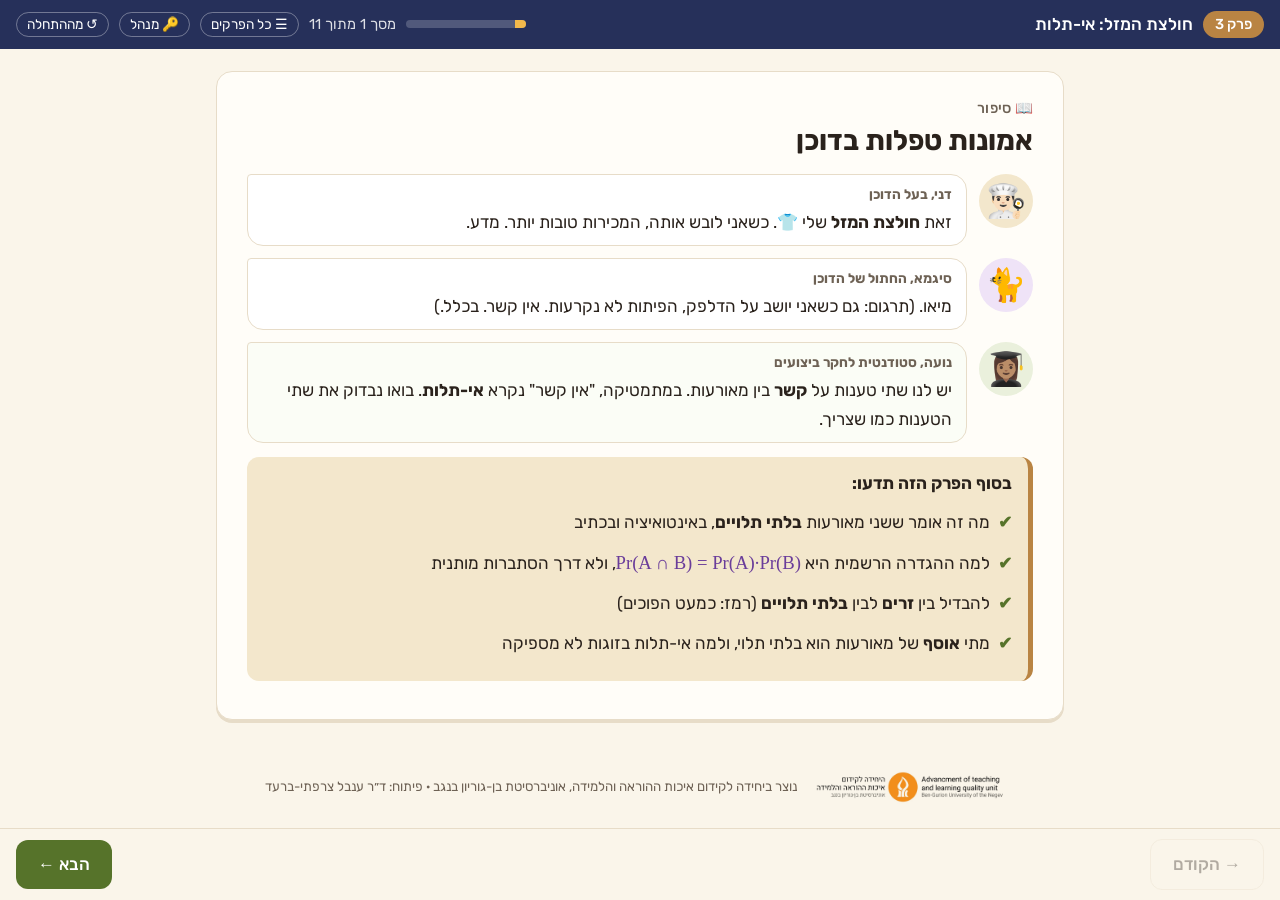
<file: examples/probability/lesson3.html>
<!doctype html>
<html lang="he" dir="rtl">
<head>
<meta charset="utf-8">
<meta name="viewport" content="width=device-width, initial-scale=1">
<title>חולצת המזל: אי-תלות</title>
<link rel="preconnect" href="https://fonts.googleapis.com">
<link rel="preconnect" href="https://fonts.gstatic.com" crossorigin>
<link href="https://fonts.googleapis.com/css2?family=Rubik:wght@400;500;700&display=swap" rel="stylesheet">
<style>
:root{
  --bg:#faf5ea; --card:#fffdf8; --ink:#2a221c; --muted:#6e6255; --line:#e7dcc8;
  --olive:#56732a; --olive-l:#eaf0dc; --chili:#c4351b; --chili-l:#fbe4dd;
  --tahini:#f3e7cc; --pita:#b98443; --night:#26305a; --night-l:#e3e6f3;
  --math:#6a3d9a; --math-l:#f1ebfa; --good:#2f7d3a; --good-l:#e3f3e5; --bad:#b3261e; --bad-l:#fbe6e4;
  --radius:16px;
}
*{box-sizing:border-box}
html,body{margin:0}
body{background:var(--bg);color:var(--ink);font-family:Rubik,"Segoe UI",Arial,sans-serif;font-size:17px;line-height:1.7;direction:rtl;min-height:100vh;display:flex;flex-direction:column}
button{font:inherit;cursor:pointer;color:inherit}
button:disabled{cursor:default}

/* top bar */
.top{position:sticky;top:0;z-index:5;background:var(--night);color:#fff;padding:10px 16px;display:flex;gap:12px 20px;align-items:center;justify-content:space-between;flex-wrap:wrap}
.brand{display:flex;gap:10px;align-items:center;font-weight:500}
.badge{background:var(--pita);color:#fff;border-radius:999px;padding:1px 12px;font-size:.85em;white-space:nowrap}
.prog{display:flex;align-items:center;gap:10px;flex:1;min-width:180px;max-width:380px}
.bar{flex:1;height:8px;background:rgba(255,255,255,.2);border-radius:99px;overflow:hidden}
.bar i{display:block;height:100%;width:0;background:#f2b84b;transition:width .35s}
.pc{font-size:.85em;opacity:.85;white-space:nowrap}
.restart{background:none;border:1px solid rgba(255,255,255,.35);border-radius:99px;padding:0 10px;font-size:.8em;color:#fff}

main{flex:1;width:100%;max-width:880px;margin:0 auto;padding:22px 16px 120px}
.card{background:var(--card);border:1px solid var(--line);border-radius:var(--radius);padding:24px 30px;box-shadow:0 3px 0 var(--line);animation:fade .35s}
.kicker{font-size:.85em;color:var(--muted);font-weight:500;letter-spacing:.02em}
h2{margin:.1em 0 .5em;font-size:1.65em;line-height:1.3}
h3{margin:1.2em 0 .3em;font-size:1.15em}
p{margin:.5em 0}
ul,ol{padding-inline-start:1.4em;margin:.4em 0}
li{margin:.2em 0}

/* nav */
.navbar{position:fixed;bottom:0;left:0;right:0;z-index:5;background:rgba(250,245,234,.97);border-top:1px solid var(--line);display:flex;justify-content:space-between;align-items:center;padding:10px 16px;gap:10px}
.navbar .hint{font-size:.85em;color:var(--muted);text-align:center;flex:1}
.btn{background:var(--olive);color:#fff;border:0;border-radius:12px;padding:10px 22px;font-weight:500;white-space:nowrap}
.btn:hover:not(:disabled){filter:brightness(1.08)}
.btn:disabled{opacity:.35}
.btn.ghost{background:transparent;color:var(--ink);border:1.5px solid var(--line)}
.btn.small{padding:6px 16px;font-size:.95em}

/* math */
.m{direction:ltr;unicode-bidi:isolate;display:inline-block;font-family:"Cambria Math","STIX Two Math","Latin Modern Math","Times New Roman",serif;color:var(--math);white-space:nowrap;font-size:1.1em;line-height:1.3}
.m sub,.m sup{font-size:.7em}
.mblock{text-align:center;margin:14px 0;font-size:1.3em;overflow-x:auto;overflow-y:hidden;padding:4px 0}
.ov{text-decoration:overline}
.big{font-size:1.4em;vertical-align:-.15em}

/* characters */
.say{display:flex;gap:12px;align-items:flex-start;margin:12px 0}
.say .av{font-size:1.9em;line-height:1;flex:none;width:54px;height:54px;border-radius:50%;background:var(--tahini);display:grid;place-items:center}
.say .bub{background:#fff;border:1px solid var(--line);border-radius:4px 16px 16px 16px;padding:8px 14px;flex:1}
.say .who{font-weight:700;font-size:.8em;color:var(--muted);margin-bottom:2px}
.say.noa .av{background:var(--olive-l)} .say.noa .bub{background:#fbfdf6}
.say.kobi .av{background:#dfe9f7} .say.kobi .bub{background:#f7faff}
.say.sigma .av{background:#efe3f7}

/* boxes */
.box{border-radius:12px;padding:12px 16px;margin:14px 0;border-inline-start:5px solid var(--line);background:#fff}
.box-t{font-weight:700;margin-bottom:4px}
.box.def{background:var(--math-l);border-color:var(--math)}
.box.tip{background:var(--olive-l);border-color:var(--olive)}
.box.warn{background:var(--chili-l);border-color:var(--chili)}
.box.note{background:var(--tahini);border-color:var(--pita)}
.goals{list-style:none;padding:0}
.goals li{padding:4px 0 4px 0}
.goals li::before{content:"✔";color:var(--olive);font-weight:700;margin-inline-end:8px}

.legend{display:flex;flex-wrap:wrap;gap:6px 16px;justify-content:center;font-size:.95em;color:var(--muted);margin:6px 0}
.tbl{width:100%;border-collapse:collapse;margin:12px 0;font-size:.97em}
.tbl th,.tbl td{border:1px solid var(--line);padding:8px 10px;text-align:start;vertical-align:top}
.tbl th{background:var(--tahini);font-weight:500}
.tbl td.c,.tbl th.c{text-align:center}
.tblwrap{overflow-x:auto}
.nest{display:flex;flex-direction:column;gap:6px;max-width:520px;margin:14px auto}
.nest div{border:2px solid var(--line);border-radius:12px;padding:8px 12px;background:#fff}
.formula-card{border:1px solid var(--line);border-radius:14px;padding:12px 16px;margin:10px 0;background:#fff}
.formula-card .mblock{margin:6px 0}

/* activities */
.activity{margin-top:20px;padding:18px;border:2px dashed #dccfb6;border-radius:14px;background:#fff}
.activity .instr{font-weight:500;margin-bottom:8px}
.q{font-weight:500;margin:6px 0}
.opt{display:block;width:100%;text-align:start;background:#fff;border:1.5px solid var(--line);border-radius:12px;padding:10px 14px;margin:8px 0;transition:border-color .15s,background .15s}
.opt:hover:not(:disabled){border-color:var(--olive)}
.opt.right{background:var(--good-l);border-color:var(--good)}
.opt.wrong{background:var(--bad-l);border-color:var(--bad)}
.fb:empty{display:none}
.fb{margin-top:10px;border-radius:10px;padding:10px 14px}
.fb.good{background:var(--good-l)}
.fb.bad{background:var(--bad-l)}
.item-sep{border:0;border-top:1px solid var(--line);margin:18px 0}
.row-actions{display:flex;gap:10px;justify-content:center;flex-wrap:wrap;margin-top:12px}

.chips{display:flex;flex-wrap:wrap;gap:10px;justify-content:center;margin:14px 0}
.chip{font-size:1.6em;min-width:80px;padding:8px 12px;border-radius:14px;border:2px solid var(--line);background:#fff;transition:transform .12s,background .12s}
.chip.on{border-color:var(--olive);background:var(--olive-l);transform:translateY(-3px)}
.setview{text-align:center;font-size:1.2em;margin:8px 0;min-height:1.6em}

.cl{display:flex;flex-wrap:wrap;gap:8px 12px;align-items:center;justify-content:space-between;padding:10px 12px;border:1.5px solid var(--line);border-radius:12px;margin:8px 0;background:#fff}
.cl .txt{flex:1 1 260px}
.cl .btns{display:flex;gap:6px;flex-wrap:wrap}
.cl .btns button{border:1.5px solid var(--line);background:#fff;border-radius:10px;padding:5px 14px}
.cl .btns button:hover:not(:disabled){border-color:var(--olive)}
.cl.ok{background:var(--good-l);border-color:var(--good)}
.cl.ok .btns button.picked{background:var(--good);color:#fff;border-color:var(--good)}
.cl .ex{flex-basis:100%;font-size:.94em}
.cl .ex:empty{display:none}
.cl.no{animation:shake .35s;border-color:var(--bad)}

.tr{display:flex;flex-wrap:wrap;gap:6px 12px;align-items:center;justify-content:space-between;padding:10px 12px;border:1.5px solid var(--line);border-radius:12px;margin:8px 0}
.tr .txt{flex:1 1 280px}
.tr select{font-size:1.05em;padding:6px 10px;border-radius:10px;border:1.5px solid var(--line);min-width:200px;direction:ltr;font-family:"Cambria Math","Times New Roman",serif;color:var(--math);background:#fff}
.tr.ok{background:var(--good-l);border-color:var(--good)}
.tr.no{background:var(--bad-l);border-color:var(--bad)}
.tr .ex{flex-basis:100%;font-size:.93em}
.tr .ex:empty{display:none}

.num{display:flex;gap:10px;align-items:center;flex-wrap:wrap;margin:8px 0}
.num input{font:inherit;width:140px;padding:6px 10px;border-radius:10px;border:1.5px solid var(--line);direction:ltr;text-align:center}

/* widgets */
.seg{display:flex;flex-wrap:wrap;gap:8px;justify-content:center;margin:10px 0}
.seg button{border:1.5px solid var(--line);background:#fff;border-radius:999px;padding:6px 16px}
.seg button.on{background:var(--night);color:#fff;border-color:var(--night)}
.grid100{display:grid;grid-template-columns:repeat(10,1fr);gap:4px;max-width:440px;margin:12px auto;direction:ltr}
.cell{aspect-ratio:1;border-radius:6px;display:grid;place-items:center;font-size:clamp(11px,3.2vw,19px);background:#fff3d9;border:1px solid #ecdcb9;transition:opacity .35s,filter .35s,transform .35s}
.cell.night{background:var(--night);border-color:var(--night)}
.cell.out{opacity:.1;filter:grayscale(1);transform:scale(.8)}
.calc{background:var(--tahini);border-radius:12px;padding:12px 16px;text-align:center;margin-top:10px}
.calc .mblock{font-size:1.15em;margin:6px 0}

.sl{display:grid;grid-template-columns:minmax(150px,auto) 1fr 70px;gap:10px;align-items:center;margin:6px 0}
.sl output{font-family:"Cambria Math","Times New Roman",serif;color:var(--math);text-align:center;direction:ltr;font-size:1.1em}
input[type=range]{width:100%;accent-color:var(--olive)}
.tree{width:100%;max-width:660px;display:block;margin:6px auto}
.tree text{font-family:Rubik,Arial,sans-serif}

.panels{display:grid;grid-template-columns:1fr 1fr;gap:12px;margin-top:10px}
.panel{border:1.5px solid var(--line);border-radius:12px;padding:10px;background:#fff}
.panel.b{border-color:var(--night)}
.panel .pt{font-weight:500;font-size:.92em;margin-bottom:6px}
.dots{display:flex;flex-wrap:wrap;gap:3px;direction:ltr}
.dot{width:15px;height:15px;border-radius:3px;background:#eadfc6}
.dot.a{background:var(--chili)}
.panel .pr{margin-top:8px;font-size:.95em}
.status{text-align:center;font-weight:700;padding:10px;border-radius:10px;margin-top:12px}
.status.yes{background:var(--good-l);color:var(--good)}
.status.no{background:var(--bad-l);color:var(--bad)}

.qhead{display:flex;justify-content:space-between;color:var(--muted);font-size:.9em}
.score{font-size:2.2em;font-weight:700;text-align:center;color:var(--olive)}
.reveal{display:none}
.reveal.show{display:block;animation:fade .4s}

.hub{display:grid;gap:14px}
.hub a{display:block;text-decoration:none;color:inherit;background:var(--card);border:1px solid var(--line);border-radius:var(--radius);padding:18px 22px;box-shadow:0 3px 0 var(--line)}
.hub a:hover{border-color:var(--olive)}
.hub .n{color:var(--pita);font-weight:700;font-size:.9em}
.hub h3{margin:.1em 0 .2em}

@keyframes fade{from{opacity:0;transform:translateY(6px)}to{opacity:1;transform:none}}
@keyframes shake{0%,100%{transform:none}25%{transform:translateX(-5px)}75%{transform:translateX(5px)}}

@media (max-width:620px){
  body{font-size:16px}
  .card{padding:18px 16px}
  h2{font-size:1.35em}
  .panels{grid-template-columns:1fr}
  .sl{grid-template-columns:1fr 60px}
  .sl label{grid-column:1/-1}
  .mblock{font-size:1.1em}
  .chip{min-width:64px;font-size:1.4em}
  .say .av{width:44px;height:44px;font-size:1.5em}
  .btn{padding:10px 16px}
}
.defs{display:flex;flex-wrap:wrap;gap:6px 28px;justify-content:center;margin:14px 0;font-size:1.05em}
.m bdi{font-family:Rubik,Arial,sans-serif;font-size:.9em}
.restart.admin.on{background:#f2b84b;color:#26305a;border-color:#f2b84b;font-weight:700}
.tbl.rules tr.yes td,.tbl.rules tr.yes th{background:var(--good-l)}
.tbl.rules tr.yes th{color:var(--good)}
.tbl.rules tr.no td,.tbl.rules tr.no th{background:var(--bad-l)}
.tbl.rules tr.no th{color:var(--bad)}
.tbl.rules tr.no .m{text-decoration:line-through;text-decoration-color:var(--bad);text-decoration-thickness:2px}

</style>
<style>.restart{white-space:nowrap}.prog{max-width:none;flex:0 1 auto}.prog .bar{min-width:120px}</style>
<style>main{padding-bottom:24px}.credit{display:flex;flex-wrap:wrap;gap:6px 14px;align-items:center;justify-content:center;max-width:880px;margin:0 auto;padding:8px 16px 96px;font-size:.78em;color:var(--muted);text-align:center}.credit img{height:34px;width:auto;mix-blend-mode:multiply}</style>
</head>
<body>
<header class="top">
  <div class="brand"><span class="badge"></span><span class="ltitle"></span></div>
  <div class="prog"><div class="bar"><i></i></div><span class="pc"></span><a class="restart" href="index.html" title="חזרה לבחירת הפרק" style="text-decoration:none;display:inline-flex;align-items:center;white-space:nowrap">☰ כל הפרקים</a><button class="restart admin" id="admin" title="מעבר חופשי בין מסכים בלי לענות על התרגולים"></button><button class="restart" id="restart" title="חזרה למסך הראשון">↺ מההתחלה</button></div>
</header>
<main id="stage" aria-live="polite"></main>
<footer class="credit"><img src="logo-unit.jpg" alt="היחידה לקידום איכות ההוראה והלמידה · אוניברסיטת בן-גוריון בנגב"><span>נוצר ביחידה לקידום איכות ההוראה והלמידה, אוניברסיטת בן-גוריון בנגב · פיתוח: ד״ר ענבל צרפתי-ברעד</span></footer>
<nav class="navbar">
  <button class="btn ghost" id="prev">→ הקודם</button>
  <span class="hint" id="gatehint"></span>
  <button class="btn" id="next">הבא ←</button>
</nav>
<script>
/* ===== Lomda engine: screens, activities, widgets, SCORM hook ===== */
(function () {
'use strict';

/* ---------- content helpers (global, used by lesson files) ---------- */
const CHARS = {
  dani:  { name: 'דני, בעל הדוכן', emoji: '👨🏻‍🍳' },
  noa:   { name: 'נועה, סטודנטית לחקר ביצועים', emoji: '👩🏽‍🎓' },
  kobi:  { name: 'קובי, בן-דוד ויזם', emoji: '😎' },
  sigma: { name: 'סיגמא, החתול של הדוכן', emoji: '🐈' }
};
/* Hebrew words inside a formula are isolated so the LTR formula keeps its order (e.g. Pr(A | B)) */
const heb = s => String(s).replace(/[\u0590-\u05FF]+(?:[ \-][\u0590-\u05FF]+)*/g, w => '<bdi>' + w + '</bdi>');
window.m   = s => '<span class="m">' + heb(s) + '</span>';
window.mb  = s => '<div class="mblock"><span class="m">' + heb(s) + '</span></div>';
window.defs = arr => '<div class="defs">' + arr.map(d => '<span>' + window.m(d[0] + ' =') + ' "' + d[1] + '"</span>').join('') + '</div>';
window.ov  = s => '<span class="ov">' + s + '</span>';
window.say = (who, t) => {
  const c = CHARS[who];
  return '<div class="say ' + who + '"><div class="av" aria-hidden="true">' + c.emoji +
    '</div><div class="bub"><div class="who">' + c.name + '</div>' + t + '</div></div>';
};
window.box = (kind, title, html) =>
  '<div class="box ' + kind + '">' + (title ? '<div class="box-t">' + title + '</div>' : '') + html + '</div>';

/* ---------- utils ---------- */
function h(tag, attrs, html) {
  const e = document.createElement(tag);
  if (attrs) for (const k in attrs) {
    const v = attrs[k];
    if (k === 'class') e.className = v;
    else if (k.slice(0, 2) === 'on') e.addEventListener(k.slice(2), v);
    else e.setAttribute(k, v);
  }
  if (html != null) e.innerHTML = html;
  return e;
}
function shuffle(arr, seed) {
  const a = arr.slice();
  let s = seed || Math.floor(Math.random() * 1e9);
  const rnd = () => { s = (s * 1664525 + 1013904223) % 4294967296; return s / 4294967296; };
  for (let i = a.length - 1; i > 0; i--) { const j = Math.floor(rnd() * (i + 1)); [a[i], a[j]] = [a[j], a[i]]; }
  return a;
}
const fmt = (x, d) => String(+x.toFixed(d == null ? 3 : d));
function parseNum(raw) {
  let s = String(raw).trim().replace(/\s/g, '').replace(',', '.');
  let pct = false;
  if (s.endsWith('%')) { pct = true; s = s.slice(0, -1); }
  let v;
  if (s.includes('/')) { const p = s.split('/'); v = parseFloat(p[0]) / parseFloat(p[1]); }
  else v = parseFloat(s);
  if (!isFinite(v)) return NaN;
  return pct ? v / 100 : v;
}

/* ---------- SCORM 1.2 / 2004 adapter (no-op outside an LMS) ---------- */
const SCORM = {
  api: null, v: null,
  find() {
    const scan = start => {
      let w = start;
      for (let n = 0; w && n < 12; n++) {
        try {
          if (w.API_1484_11) { this.api = w.API_1484_11; this.v = '2004'; return true; }
          if (w.API) { this.api = w.API; this.v = '12'; return true; }
        } catch (e) { /* cross-origin */ }
        if (w.parent === w) break;
        w = w.parent;
      }
      return false;
    };
    if (!scan(window)) { try { if (window.opener) scan(window.opener); } catch (e) {} }
  },
  init() {
    this.find();
    if (!this.api) return;
    try { this.v === '2004' ? this.api.Initialize('') : this.api.LMSInitialize(''); } catch (e) { this.api = null; return; }
    const st = this.v === '2004' ? this.get('', 'cmi.completion_status') : this.get('cmi.core.lesson_status', '');
    if (st !== 'completed' && st !== 'passed') this.set('cmi.core.lesson_status', 'cmi.completion_status', 'incomplete');
    this.set('cmi.core.exit', 'cmi.exit', 'suspend');
  },
  get(k12, k04) {
    if (!this.api) return '';
    try { return this.v === '2004' ? this.api.GetValue(k04) : this.api.LMSGetValue(k12); } catch (e) { return ''; }
  },
  set(k12, k04, val) {
    if (!this.api) return;
    try { this.v === '2004' ? this.api.SetValue(k04, String(val)) : this.api.LMSSetValue(k12, String(val)); } catch (e) {}
  },
  commit() { if (!this.api) return; try { this.v === '2004' ? this.api.Commit('') : this.api.LMSCommit(''); } catch (e) {} },
  finish() {
    if (!this.api) return;
    try { this.commit(); this.v === '2004' ? this.api.Terminate('') : this.api.LMSFinish(''); } catch (e) {}
    this.api = null;
  },
  location(i) { this.set('cmi.core.lesson_location', 'cmi.location', i); },
  suspend(str) { this.set('cmi.suspend_data', 'cmi.suspend_data', str); this.commit(); },
  score(pct) {
    this.set('cmi.core.score.min', 'cmi.score.min', 0);
    this.set('cmi.core.score.max', 'cmi.score.max', 100);
    this.set('cmi.core.score.raw', 'cmi.score.raw', pct);
    if (this.v === '2004') this.set('', 'cmi.score.scaled', (pct / 100).toFixed(2));
    this.commit();
  },
  complete() {
    this.set('cmi.core.lesson_status', 'cmi.completion_status', 'completed');
    this.set('cmi.core.exit', 'cmi.exit', '');
    this.commit();
  }
};

/* ---------- activities ---------- */
const ACT = {};

/* Multiple choice. a = {q, options:[{t, ok, fb}]}  or  {items:[...]} */
ACT.mcq = (box, a, done) => {
  const items = a.items || [a];
  let solved = 0;
  if (a.instr) box.append(h('div', { class: 'instr' }, a.instr));
  items.forEach((it, idx) => {
    if (idx) box.append(h('hr', { class: 'item-sep' }));
    box.append(h('div', { class: 'q' }, it.q));
    const opts = h('div', { class: 'opts' });
    const fb = h('div', { class: 'fb' });
    (it.noShuffle ? it.options : shuffle(it.options)).forEach(o => {
      const b = h('button', { class: 'opt' }, o.t);
      b.onclick = () => {
        fb.className = 'fb ' + (o.ok ? 'good' : 'bad');
        fb.innerHTML = o.fb || (o.ok ? 'נכון! 🎉' : 'לא בדיוק — נסו שוב.');
        if (o.ok) {
          b.classList.add('right');
          opts.querySelectorAll('.opt').forEach(x => x.disabled = true);
          if (++solved === items.length) done();
        } else b.classList.add('wrong');
      };
      opts.append(b);
    });
    box.append(opts, fb);
  });
};

/* Build a subset of Ω by clicking outcomes. a = {omega:[{id,label}], tasks:[{prompt, answer:[ids], name, fb}]} */
ACT.subset = (box, a, done) => {
  let t = 0;
  const sel = new Set();
  const prompt = h('div', { class: 'q' });
  const chips = h('div', { class: 'chips' });
  const view = h('div', { class: 'setview' });
  const fb = h('div', { class: 'fb' });
  const btn = h('button', { class: 'btn' }, 'בדיקה');
  const actions = h('div', { class: 'row-actions' }); actions.append(btn);
  const chipEls = {};
  a.omega.forEach(o => {
    const c = h('button', { class: 'chip', 'aria-pressed': 'false' }, o.label);
    c.onclick = () => {
      if (btn.dataset.state === 'next') return;
      sel.has(o.id) ? sel.delete(o.id) : sel.add(o.id);
      c.classList.toggle('on'); c.setAttribute('aria-pressed', sel.has(o.id));
      fb.className = 'fb'; fb.innerHTML = '';
      showSet();
    };
    chipEls[o.id] = c; chips.append(c);
  });
  function showSet() {
    const name = a.tasks[t].name || 'A';
    const labels = a.omega.filter(o => sel.has(o.id)).map(o => o.label);
    view.innerHTML = m(name + ' = ' + (labels.length ? '{' + labels.join(', ') + '}' : '∅'));
  }
  function load() {
    sel.clear();
    Object.values(chipEls).forEach(c => { c.classList.remove('on'); c.setAttribute('aria-pressed', 'false'); });
    prompt.innerHTML = '<span style="color:var(--muted)">משימה ' + (t + 1) + ' מתוך ' + a.tasks.length + ':</span> ' + a.tasks[t].prompt;
    fb.className = 'fb'; fb.innerHTML = '';
    btn.textContent = 'בדיקה'; btn.dataset.state = 'check';
    showSet();
  }
  btn.onclick = () => {
    if (btn.dataset.state === 'next') { t++; load(); return; }
    if (btn.dataset.state === 'done') return;
    const ans = new Set(a.tasks[t].answer);
    const extra = [...sel].filter(x => !ans.has(x)).length;
    const missing = [...ans].filter(x => !sel.has(x)).length;
    if (!extra && !missing) {
      fb.className = 'fb good';
      fb.innerHTML = '✔ מצוין! ' + (a.tasks[t].fb || '');
      if (t < a.tasks.length - 1) { btn.textContent = 'למשימה הבאה'; btn.dataset.state = 'next'; }
      else { btn.textContent = 'סיימתם את כל המשימות 🎉'; btn.dataset.state = 'done'; btn.disabled = true; done(); }
    } else {
      const parts = [];
      if (extra) parts.push('יש ' + extra + ' תוצאות מיותרות');
      if (missing) parts.push('חסרות ' + missing + ' תוצאות');
      fb.className = 'fb bad';
      fb.innerHTML = 'עוד לא. ' + parts.join(' ו') + '. שאלו את עצמכם לגבי כל תוצאה: "אם זה מה שהלקוח הזמין — האם התשובה היא כן?"';
    }
  };
  if (a.instr) box.append(h('div', { class: 'instr' }, a.instr));
  box.append(prompt, chips, view, actions, fb);
  load();
};

/* Classify statements. a = {labels:[..], items:[{t, ans (index), ex, hint}]} */
ACT.classify = (box, a, done) => {
  let ok = 0;
  if (a.instr) box.append(h('div', { class: 'instr' }, a.instr));
  a.items.forEach(it => {
    const row = h('div', { class: 'cl' });
    const txt = h('div', { class: 'txt' }, it.t);
    const btns = h('div', { class: 'btns' });
    const ex = h('div', { class: 'ex' });
    a.labels.forEach((lab, li) => {
      const b = h('button', {}, lab);
      b.onclick = () => {
        if (li === it.ans) {
          row.classList.remove('no'); row.classList.add('ok'); b.classList.add('picked');
          btns.querySelectorAll('button').forEach(x => x.disabled = true);
          ex.innerHTML = it.ex || '';
          if (++ok === a.items.length) done();
        } else {
          row.classList.remove('no'); void row.offsetWidth; row.classList.add('no');
          ex.innerHTML = '✗ ' + (it.hint || 'לא בדיוק — חשבו שוב.');
        }
      };
      btns.append(b);
    });
    row.append(txt, btns, ex);
    box.append(row);
  });
};

/* Translate Hebrew to notation. a = {pool:[strings], items:[{t, ans, ex}]} */
ACT.translate = (box, a, done) => {
  if (a.instr) box.append(h('div', { class: 'instr' }, a.instr));
  const rows = a.items.map(it => {
    const row = h('div', { class: 'tr' });
    const sel = h('select', { 'aria-label': 'בחירת סימון' });
    sel.append(h('option', { value: '' }, 'בחרו…'));
    const pool = shuffle(a.pool.includes(it.ans) ? a.pool : a.pool.concat([it.ans]), 7);
    pool.forEach(p => { const o = h('option', { value: p }); o.textContent = p; sel.append(o); });
    const ex = h('div', { class: 'ex' });
    sel.onchange = () => { row.classList.remove('ok', 'no'); ex.innerHTML = ''; };
    row.append(h('div', { class: 'txt' }, it.t), sel, ex);
    box.append(row);
    return { row, sel, ex, it };
  });
  const fb = h('div', { class: 'fb' });
  const btn = h('button', { class: 'btn' }, 'בדיקה');
  const act = h('div', { class: 'row-actions' }); act.append(btn);
  box.append(act, fb);
  btn.onclick = () => {
    let good = 0;
    rows.forEach(r => {
      const right = r.sel.value === r.it.ans;
      r.row.classList.toggle('ok', right);
      r.row.classList.toggle('no', !right);
      r.ex.innerHTML = right ? (r.it.ex || '') : '';
      if (right) { good++; r.sel.disabled = true; }
    });
    if (good === rows.length) { fb.className = 'fb good'; fb.innerHTML = '✔ כל התרגומים נכונים! ' + (a.fb || ''); btn.disabled = true; done(); }
    else { fb.className = 'fb bad'; fb.innerHTML = good + ' מתוך ' + rows.length + ' נכונים. תקנו את השורות האדומות ובדקו שוב.'; }
  };
};

/* Numeric answers. a = {items:[{q, answer, tol, hint, ex}]} */
ACT.numeric = (box, a, done) => {
  let solved = 0;
  if (a.instr) box.append(h('div', { class: 'instr' }, a.instr));
  a.items.forEach((it, idx) => {
    if (idx) box.append(h('hr', { class: 'item-sep' }));
    box.append(h('div', { class: 'q' }, it.q));
    const wrap = h('div', { class: 'num' });
    const inp = h('input', { type: 'text', inputmode: 'decimal', placeholder: 'למשל 0.25', 'aria-label': 'תשובה' });
    const b = h('button', { class: 'btn small' }, 'בדיקה');
    const fb = h('div', { class: 'fb' });
    let tries = 0;
    const check = () => {
      const v = parseNum(inp.value);
      if (isNaN(v)) { fb.className = 'fb bad'; fb.innerHTML = 'הקלידו מספר (אפשר גם שבר כמו 3/4 או אחוזים כמו 75%).'; return; }
      if (Math.abs(v - it.answer) <= (it.tol || 0.005)) {
        fb.className = 'fb good'; fb.innerHTML = '✔ נכון! ' + (it.ex || '');
        inp.disabled = true; b.disabled = true;
        if (++solved === a.items.length) done();
      } else {
        tries++;
        fb.className = 'fb bad';
        fb.innerHTML = 'לא בדיוק. ' + (tries >= 1 && it.hint ? '💡 ' + it.hint : '');
        if (tries >= 3 && it.ex) {
          fb.innerHTML += '<div style="margin-top:6px"><b>הפתרון:</b> ' + it.ex + '</div>';
          inp.value = fmt(it.answer, 4);
        }
      }
    };
    b.onclick = check;
    inp.addEventListener('keydown', e => { if (e.key === 'Enter') check(); });
    wrap.append(inp, b);
    box.append(wrap, fb);
  });
};

/* Final quiz: one attempt per question, scored. a = {items:[{q, options:[..], answer, ex}]} */
ACT.quiz = (box, a, done, ctx) => {
  let i = 0, score = 0;
  const n = a.items.length;
  const run = () => {
    box.innerHTML = '';
    if (i >= n) {
      const pct = Math.round(100 * score / n);
      box.append(h('div', { class: 'score' }, score + ' / ' + n));
      const msg = pct === 100 ? 'מושלם! דני תולה את התמונה שלכם על הקיר של הדוכן 🏆'
        : pct >= 70 ? 'יפה מאוד! אפשר לעבור לפרק הבא — ושווה להציץ שוב בשאלות שפספסתם.'
        : 'שווה לחזור על המסכים הקודמים ולנסות שוב. גם נועה לא הבינה הכול בפעם הראשונה.';
      box.append(h('p', { style: 'text-align:center' }, msg));
      const again = h('button', { class: 'btn ghost' }, 'לנסות שוב את הבוחן');
      again.onclick = () => { i = 0; score = 0; run(); };
      const act = h('div', { class: 'row-actions' }); act.append(again); box.append(act);
      ctx.reportScore(pct);
      done();
      return;
    }
    const it = a.items[i];
    box.append(h('div', { class: 'qhead' }, '<span>שאלה ' + (i + 1) + ' מתוך ' + n + '</span><span>ניקוד: ' + score + '</span>'));
    box.append(h('div', { class: 'q' }, it.q));
    const opts = h('div');
    const fb = h('div', { class: 'fb' });
    const nextB = h('button', { class: 'btn', style: 'display:none' }, i < n - 1 ? 'לשאלה הבאה' : 'לתוצאות');
    nextB.onclick = () => { i++; run(); };
    const order = shuffle(it.options.map((t, k) => ({ t, k })));
    order.forEach(o => {
      const b = h('button', { class: 'opt' }, o.t);
      b.onclick = () => {
        const right = o.k === it.answer;
        if (right) score++;
        opts.querySelectorAll('.opt').forEach((x, xi) => {
          x.disabled = true;
          if (order[xi].k === it.answer) x.classList.add('right');
        });
        if (!right) b.classList.add('wrong');
        fb.className = 'fb ' + (right ? 'good' : 'bad');
        fb.innerHTML = (right ? '✔ נכון! ' : '✗ לא נכון. ') + (it.ex || '');
        nextB.style.display = '';
      };
      opts.append(b);
    });
    const act = h('div', { class: 'row-actions' }); act.append(nextB);
    box.append(opts, fb, act);
  };
  run();
};

/* Custom widgets */
ACT.widget = (box, a, done) => WIDGETS[a.name](box, a, done);
const WIDGETS = {};

/* 100 customers: conditional probability by "shrinking the world" */
WIDGETS.condGrid = (box, a, done) => {
  const nAB = 30, nB = 40, nA = 42;
  const types = [];
  for (let i = 0; i < 100; i++) {
    const inB = i < nB, inA = i < nAB || (i >= nB && i < nB + (nA - nAB));
    types.push({ A: inA, B: inB });
  }
  const cells = shuffle(types, 20261106);
  box.append(h('div', { class: 'instr' }, 'כל משבצת = לקוח אחד מאתמול. לחצו על הכפתורים וצפו מה קורה לעולם.'));
  box.append(h('div', { class: 'legend' },
    '<span><span style="display:inline-block;width:14px;height:14px;background:var(--night);border-radius:3px;vertical-align:-2px"></span> הגיע אחרי חצות (' + m('B') + ')</span>' +
    '<span><span style="display:inline-block;width:14px;height:14px;background:#fff3d9;border:1px solid #ecdcb9;border-radius:3px;vertical-align:-2px"></span> הגיע לפני חצות</span>' +
    '<span>🌶️ ביקש חריף כפול (' + m('A') + ')</span><span>🙂 לא ביקש</span>'));
  const seg = h('div', { class: 'seg' });
  const grid = h('div', { class: 'grid100', role: 'img', 'aria-label': '100 לקוחות' });
  const els = cells.map(c => {
    const e = h('div', { class: 'cell' + (c.B ? ' night' : '') }, c.A ? '🌶️' : '🙂');
    grid.append(e); return e;
  });
  const calc = h('div', { class: 'calc' });
  const seen = new Set();
  const modes = {
    all: { label: 'כל הלקוחות (' + 'Ω' + ')', keep: () => true,
      html: () => 'בוחרים לקוח אקראי מבין 100 הלקוחות. כל לקוח באותו סיכוי.' +
        mb('Pr(A) = |A| / |Ω| = 42 / 100 = 0.42') + mb('Pr(B) = 0.40 ,   Pr(A ∩ B) = 0.30') },
    B: { label: 'בהינתן B: רק לקוחות לילה', keep: c => c.B,
      html: () => 'יודעים שהלקוח הגיע אחרי חצות ⇐ <b>העולם הצטמצם ל-40 לקוחות</b>. מתוכם 30 ביקשו חריף כפול.' +
        mb('Pr(A | B) = |A ∩ B| / |B| = 30 / 40 = 0.75') + mb('= Pr(A ∩ B) / Pr(B) = 0.30 / 0.40') },
    A: { label: 'בהינתן A: רק מבקשי חריף כפול', keep: c => c.A,
      html: () => 'עכשיו יודעים שהלקוח ביקש חריף כפול ⇐ העולם הוא 42 לקוחות. כמה מהם לילה?' +
        mb('Pr(B | A) = |A ∩ B| / |A| = 30 / 42 ≈ 0.714') + '<div>שימו לב: זה <b>לא</b> אותו מספר כמו ' + m('Pr(A | B)') + '!</div>' }
  };
  const btns = {};
  Object.keys(modes).forEach(k => {
    const b = h('button', {}, modes[k].label);
    b.onclick = () => set(k);
    btns[k] = b; seg.append(b);
  });
  function set(k) {
    Object.keys(btns).forEach(x => btns[x].classList.toggle('on', x === k));
    els.forEach((e, i) => e.classList.toggle('out', !modes[k].keep(cells[i])));
    calc.innerHTML = modes[k].html();
    seen.add(k);
    if (seen.has('A') && seen.has('B')) done();
  }
  box.append(seg, grid, calc);
  set('all');
};

/* Probability tree for total probability */
WIDGETS.tree = (box, a, done) => {
  const st = { p: 0.7, q1: 0.10, q2: 0.02 };
  box.append(h('div', { class: 'instr' }, 'הזיזו את המחוונים וצפו איך ' + m('Pr(A)') + ' מורכב משני ענפים.'));
  const sliders = h('div');
  const mk = (key, label, min, max, step) => {
    const row = h('div', { class: 'sl' });
    const id = 'sl-' + key;
    const lab = h('label', { for: id }, label);
    const inp = h('input', { type: 'range', id, min, max, step, value: st[key] });
    const out = h('output', {}, fmt(st[key], 2));
    inp.oninput = () => { st[key] = +inp.value; out.textContent = fmt(st[key], 2); draw(); };
    row.append(lab, inp, out); sliders.append(row);
  };
  mk('p', 'פיתות מהדוד: ' + m('Pr(B)'), 0.05, 0.95, 0.05);
  mk('q1', 'קרועות אצל הדוד: ' + m('Pr(A | B)'), 0, 0.5, 0.01);
  mk('q2', 'קרועות בגורמה: ' + m('Pr(A | B̄)'), 0, 0.5, 0.01);
  const svgWrap = h('div');
  const calc = h('div', { class: 'calc' });
  box.append(sliders, svgWrap, calc);
  function draw() {
    const { p, q1, q2 } = st;
    const ink = '#2a221c', chili = '#c4351b', muted = '#6e6255', math = '#6a3d9a';
    const node = (x, y, t, col) => '<text x="' + x + '" y="' + y + '" text-anchor="middle" font-size="16" font-weight="500" fill="' + (col || ink) + '">' + t + '</text>';
    const edge = (x1, y1, x2, y2, lab, w) => {
      const mx = (x1 + x2) / 2, my = (y1 + y2) / 2;
      return '<line x1="' + x1 + '" y1="' + y1 + '" x2="' + x2 + '" y2="' + y2 + '" stroke="#b9a989" stroke-width="' + (1.5 + 6 * w) + '" stroke-linecap="round"/>' +
        '<rect x="' + (mx - 30) + '" y="' + (my - 13) + '" width="60" height="24" rx="8" fill="#fffdf8" stroke="#e7dcc8"/>' +
        '<text x="' + mx + '" y="' + (my + 5) + '" text-anchor="middle" font-size="14" fill="' + math + '">' + fmt(lab, 2) + '</text>';
    };
    const leaf = (x, t, val, hot) => node(x, 262, t, hot ? chili : ink) +
      '<text x="' + x + '" y="286" text-anchor="middle" font-size="15" fill="' + (hot ? chili : muted) + '" font-weight="' + (hot ? 700 : 400) + '">' + fmt(val, 3) + '</text>';
    svgWrap.innerHTML = '<svg class="tree" viewBox="0 0 640 300" role="img" aria-label="עץ הסתברות">' +
      node(320, 24, '🫓 פיתה אקראית') +
      edge(320, 34, 165, 120, p, p) + edge(320, 34, 475, 120, 1 - p, 1 - p) +
      node(165, 140, 'מאפיית הדוד (B)') + node(475, 140, 'מאפיית הגורמה (B̄)') +
      edge(165, 150, 85, 240, q1, q1) + edge(165, 150, 245, 240, 1 - q1, 1 - q1) +
      edge(475, 150, 395, 240, q2, q2) + edge(475, 150, 555, 240, 1 - q2, 1 - q2) +
      leaf(85, 'קרועה (A)', p * q1, true) + leaf(245, 'שלמה', p * (1 - q1)) +
      leaf(395, 'קרועה (A)', (1 - p) * q2, true) + leaf(555, 'שלמה', (1 - p) * (1 - q2)) +
      '</svg>';
    const tot = p * q1 + (1 - p) * q2;
    calc.innerHTML = 'מכפילים לאורך כל ענף, ומחברים את הענפים שמסתיימים ב-A:' +
      mb('Pr(A) = Pr(B)·Pr(A | B) + Pr(B̄)·Pr(A | B̄)') +
      mb('= ' + fmt(p, 2) + '·' + fmt(q1, 2) + ' + ' + fmt(1 - p, 2) + '·' + fmt(q2, 2) + ' = <b>' + fmt(tot, 4) + '</b>');
  }
  draw();
  done();
};

/* Independence from data: for each case the student decides whether A depends on B.
   a = {aLabel, cases:[{icon, name, nB, kB, nA, ans:'indep'|'dep', fb}]}
   nB = days with B (out of 100), kB = good days among them, nA = good days overall. */
WIDGETS.indepCases = (box, a, done) => {
  if (a.instr) box.append(h('div', { class: 'instr' }, a.instr));
  box.append(h('div', { class: 'legend' }, '<span>כל ריבוע = יום אחד מתוך 100</span><span><span class="dot a" style="display:inline-block;vertical-align:-2px"></span> ' + a.aLabel + '</span>'));
  const dots = (n, red) => { let s = ''; for (let i = 0; i < n; i++) s += '<span class="dot' + (i < red ? ' a' : '') + '"></span>'; return s; };
  let solved = 0;
  a.cases.forEach((c, idx) => {
    if (idx) box.append(h('hr', { class: 'item-sep' }));
    const nN = 100 - c.nB, kN = c.nA - c.kB;
    box.append(h('div', { class: 'q' }, c.icon + ' <b>' + c.name + '</b>'));
    const panels = h('div', { class: 'panels' });
    panels.append(
      h('div', { class: 'panel b' }, '<div class="pt">' + c.icon + ' ימים עם ' + c.short + ' (' + m('B') + '): ' + c.nB + ' ימים</div><div class="dots">' + dots(c.nB, c.kB) + '</div><div class="pr">' + c.kB + ' ימים טובים מתוך ' + c.nB + '</div>'),
      h('div', { class: 'panel' }, '<div class="pt">ימים בלי ' + c.short + ' (' + m(ov('B')) + '): ' + nN + ' ימים</div><div class="dots">' + dots(nN, kN) + '</div><div class="pr">' + kN + ' ימים טובים מתוך ' + nN + '</div>'));
    const row = h('div', { class: 'row-actions' });
    const fb = h('div', { class: 'fb' });
    const btns = [['indep', 'בלתי תלויים'], ['dep', 'תלויים']].map(([k, label]) => {
      const b = h('button', { class: 'btn ghost small' }, label);
      b.onclick = () => {
        const prod = (c.nA / 100) * (c.nB / 100), inter = c.kB / 100;
        const calc = mb('Pr(A)·Pr(B) = ' + fmt(c.nA / 100, 2) + '·' + fmt(c.nB / 100, 2) + ' = ' + fmt(prod, 4) +
            (c.ans === 'indep' ? '  =  ' : '  ≠  ') + fmt(inter, 2) + ' = Pr(A ∩ B)') +
          mb('Pr(A | B) = ' + c.kB + '/' + c.nB + ' = ' + fmt(c.kB / c.nB, 2)) +
          mb('Pr(A | ' + ov('B') + ') = ' + kN + '/' + nN + ' = ' + fmt(kN / nN, 2));
        if (k === c.ans) {
          fb.className = 'fb good'; fb.innerHTML = '✔ ' + c.fb + calc;
          btns.forEach(x => x.disabled = true); b.classList.remove('ghost');
          if (++solved === a.cases.length) done();
        } else {
          fb.className = 'fb bad';
          fb.innerHTML = 'לא בדיוק. השוו את <b>אחוז</b> הימים הטובים בשתי הקופסאות, ולא את המספר שלהם.';
        }
      };
      row.append(b); return b;
    });
    box.append(panels, row, fb);
  });
};

/* ---------- player ---------- */
let L, cur = 0, doneSet = new Set(), review = false, stage, nextB, prevB, hint, barI, pc;

function storeKey() { return 'lomda-' + L.id; }
function save() {
  const data = JSON.stringify({ cur, done: [...doneSet] });
  SCORM.location(cur);
  SCORM.suspend(data);
  try { localStorage.setItem(storeKey(), data); } catch (e) {}
}
function load() {
  let raw = SCORM.get('cmi.suspend_data', 'cmi.suspend_data');
  if (!raw) { try { raw = localStorage.getItem(storeKey()); } catch (e) {} }
  if (!raw) return;
  try { const d = JSON.parse(raw); cur = Math.min(d.cur || 0, L.screens.length - 1); doneSet = new Set(d.done || []); } catch (e) {}
}
function canNext() {
  const s = L.screens[cur];
  return review || !s.activity || s.activity.optional || doneSet.has(cur);
}
function updateNav() {
  const n = L.screens.length;
  prevB.disabled = cur === 0;
  const last = cur === n - 1;
  nextB.textContent = last ? 'סיום ✓' : 'הבא ←';
  nextB.disabled = !canNext() || (last && !L.nextHref);
  if (last && L.nextHref) nextB.textContent = L.nextLabel || 'לפרק הבא ←';
  hint.textContent = canNext() ? '' : 'השלימו את התרגול כדי להמשיך';
  barI.style.width = (100 * (cur + 1) / n) + '%';
  pc.textContent = 'מסך ' + (cur + 1) + ' מתוך ' + n;
}
function render(i) {
  cur = i;
  const s = L.screens[i];
  stage.innerHTML = '';
  const card = h('article', { class: 'card t-' + (s.type || 'concept') });
  const kick = { story: '📖 סיפור', concept: '💡 מושג', activity: '🎯 תרגול', quiz: '🏁 בוחן סיום', summary: '📋 סיכום' }[s.type] || '';
  card.append(h('div', { class: 'kicker' }, kick));
  card.append(h('h2', {}, s.title));
  if (s.html) card.append(h('div', { class: 'body' }, s.html));
  let rev = null;
  if (s.reveal) rev = h('div', { class: 'body reveal' + (doneSet.has(i) ? ' show' : '') }, s.reveal);
  if (s.activity) {
    const a = h('div', { class: 'activity' });
    card.append(a);
    ACT[s.activity.kind](a, s.activity, () => {
      doneSet.add(i); if (rev) rev.classList.add('show'); updateNav(); save();
    }, { reportScore: pct => SCORM.score(pct) });
  }
  if (s.after) card.append(h('div', { class: 'body' }, s.after));
  if (rev) card.append(rev);
  stage.append(card);
  updateNav();
  window.scrollTo(0, 0);
  if (i === L.screens.length - 1) { doneSet.add(i); SCORM.complete(); }
  save();
}

window.Lomda = {
  start(lesson) {
    L = lesson;
    review = /[?&]review=1/.test(location.search);
    try { if (localStorage.getItem('lomda-admin') === '1') review = true; } catch (e) {}
    const adminB = document.getElementById('admin');
    const paintAdmin = () => { adminB.classList.toggle('on', review); adminB.textContent = review ? '🔓 מצב מנהל: פעיל' : '🔑 מנהל'; };
    adminB.onclick = () => {
      review = !review;
      try { localStorage.setItem('lomda-admin', review ? '1' : '0'); } catch (e) {}
      paintAdmin(); updateNav();
    };
    paintAdmin();
    document.title = L.title;
    document.querySelector('.badge').textContent = L.badge;
    document.querySelector('.ltitle').textContent = L.title;
    stage = document.getElementById('stage');
    nextB = document.getElementById('next');
    prevB = document.getElementById('prev');
    hint = document.getElementById('gatehint');
    barI = document.querySelector('.bar i');
    pc = document.querySelector('.pc');
    SCORM.init();
    load();
    nextB.onclick = () => {
      if (!canNext()) return;
      if (cur < L.screens.length - 1) render(cur + 1);
      else if (L.nextHref) location.href = L.nextHref;
    };
    prevB.onclick = () => { if (cur > 0) render(cur - 1); };
    document.getElementById('restart').onclick = () => { doneSet = new Set(); render(0); };
    window.addEventListener('beforeunload', () => SCORM.finish());
    window.addEventListener('pagehide', () => SCORM.finish());
    render(cur);
  }
};
})();

</script>
<script>
/* פרק 3: אי-תלות */
(function () {
const Bb = ov('B'), Ab = ov('A');
const coinRow = (o, a, b, c) => `<tr><td class="c">${m(o)}</td><td class="c">${a ? '✔' : ''}</td><td class="c">${b ? '✔' : ''}</td><td class="c">${c ? '✔' : ''}</td></tr>`;

Lomda.start({
  id: 'prob-3',
  badge: 'פרק 3',
  title: 'חולצת המזל: אי-תלות',
  nextHref: 'index.html',
  nextLabel: 'לתפריט הפרקים ←',
  screens: [

  /* 1 */
  { type: 'story', title: 'אמונות טפלות בדוכן',
    html: `
${say('dani', 'זאת <b>חולצת המזל</b> שלי 👕. כשאני לובש אותה, המכירות טובות יותר. מדע.')}
${say('sigma', 'מיאו. (תרגום: גם כשאני יושב על הדלפק, הפיתות לא נקרעות. אין קשר. בכלל.)')}
${say('noa', 'יש לנו שתי טענות על <b>קשר</b> בין מאורעות. במתמטיקה, "אין קשר" נקרא <b>אי-תלות</b>. בואו נבדוק את שתי הטענות כמו שצריך.')}
${box('note', 'בסוף הפרק הזה תדעו:', `<ul class="goals">
<li>מה זה אומר ששני מאורעות <b>בלתי תלויים</b>, באינטואיציה ובכתיב</li>
<li>למה ההגדרה הרשמית היא ${m('Pr(A ∩ B) = Pr(A)·Pr(B)')}, ולא דרך הסתברות מותנית</li>
<li>להבדיל בין <b>זרים</b> לבין <b>בלתי תלויים</b> (רמז: כמעט הפוכים)</li>
<li>מתי <b>אוסף</b> של מאורעות הוא בלתי תלוי, ולמה אי-תלות בזוגות לא מספיקה</li></ul>`)}`
  },

  /* 2 */
  { type: 'concept', title: 'מה זה "אין קשר"?',
    html: `
<p><b>אינטואיציה:</b> A ו-B בלתי תלויים אם <b>הידיעה ש-B קרה לא משנה את הסיכוי ל-A</b>.</p>
${mb('Pr(A | B) = Pr(A)')}
<p>אם החולצה לא משפיעה, אז הסיכוי ליום טוב <i>עם</i> החולצה זהה לסיכוי ליום טוב באופן כללי.</p>
<p>נציב את ההגדרה של הסתברות מותנית:</p>
${mb('Pr(A ∩ B) / Pr(B) = Pr(A)    ⟺    Pr(A ∩ B) = Pr(A) · Pr(B)')}
${box('def', 'הגדרה: אי-תלות של זוג מאורעות', `נאמר כי זוג מאורעות ${m('A, B ∈ ℱ')} הם <b>בלתי תלויים</b> אם ${mb('Pr(A ∩ B) = Pr(A) · Pr(B)')}`)}
<h3>שתי דרכים לכתוב את אותו רעיון</h3>
<div class="tblwrap"><table class="tbl">
<tr><th class="c">${m('Pr(A | B) = Pr(A)')}</th><th class="c">${m('Pr(A ∩ B) = Pr(A) · Pr(B)')}</th></tr>
<tr><td>הניסוח האינטואיטיבי: עוזר <b>להבין</b> מה זה אי-תלות</td><td><b>ההגדרה.</b> זה מה שכותבים ובודקים בתרגילים ובמבחן</td></tr>
</table></div>
<p>כש-${m('Pr(B) > 0')}, שתי השורות אומרות בדיוק את אותו הדבר. ובכל זאת כדאי לעבוד עם המכפלה, משתי סיבות:</p>
<ul>
<li><b>בדיקה אחת עובדת לשני הכיוונים.</b> ב-${m('Pr(A ∩ B) = Pr(A) · Pr(B)')} ל-A ול-B יש אותו תפקיד. לכן אם הראיתם שהחולצה לא משנה את הסיכוי למכירות טובות, הראיתם גם שהמכירות לא "מגלות" שום דבר על החולצה: ${m('Pr(B | A) = Pr(B)')}. לא צריך לבדוק פעמיים.</li>
<li><b>אין חלוקה.</b> אין צורך לוודא קודם ש-${m('Pr(B) > 0')}, כי לא מחלקים בו.</li>
</ul>`
  },

  /* 3 */
  { type: 'activity', title: 'מה באמת משפיע על המכירות?',
    html: `
${say('dani', 'זה לא רק החולצה. יש לי עוד תיאוריות: גשם מבריח לקוחות, ביום חמישי כולם רעבים, כשאני שר הלקוחות נהנים יותר, ובירח מלא… אתם יודעים.')}
${say('noa', 'יש לי נתונים מ-100 ימי עבודה. בכל יום סימנתי אם המכירות היו טובות. בואו נבדוק כל תיאוריה בנפרד.')}
<p>בכל התיאוריות ${m('A')} = "יום עם מכירות טובות". היו 50 ימים כאלה, כלומר ${m('Pr(A) = 0.5')}. מה שמשתנה הוא ${m('B')}.</p>`,
    activity: { kind: 'widget', name: 'indepCases', aLabel: 'יום עם מכירות טובות (' + m('A') + ')',
      instr: '🎯 לכל תיאוריה: האם המכירות הטובות <b>תלויות</b> ב-B? רמז: השוו את <b>אחוז</b> הריבועים האדומים בשתי הקופסאות.',
      cases: [
        { icon: '🌧️', name: 'B = "ירד גשם"', short: 'גשם', nB: 30, kB: 6, nA: 50, ans: 'dep',
          fb: 'תלויים. בימי גשם רק 20% מהימים טובים, ובשאר הימים בערך 63%. הגשם באמת מבריח לקוחות.' },
        { icon: '🎤', name: 'B = "דני שר בזמן העבודה"', short: 'שירה', nB: 60, kB: 30, nA: 50, ans: 'indep',
          fb: 'בלתי תלויים. 50% ימים טובים עם שירה וגם בלעדיה. ב-60 ימי השירה יש יותר ימים טובים (30 מול 20), אבל רק כי יש יותר ימי שירה. ה<b>אחוז</b> זהה.' },
        { icon: '📅', name: 'B = "יום חמישי"', short: 'יום חמישי', nB: 20, kB: 16, nA: 50, ans: 'dep',
          fb: 'תלויים. ביום חמישי 80% מהימים טובים, ובשאר הימים בערך 43%. דני צדק, ביום חמישי כולם רעבים.' },
        { icon: '🌕', name: 'B = "ירח מלא"', short: 'ירח מלא', nB: 10, kB: 5, nA: 50, ans: 'indep',
          fb: 'בלתי תלויים. 5 מתוך 10 ו-45 מתוך 90: בשני המקרים 50%. לירח אין השפעה על הפלאפל.' }
      ] },
    reveal: box('tip', 'מה ראינו?', `אי-תלות פירושה ש<b>אחוז</b> הימים הטובים זהה כש-B קורה וכשהוא לא קורה: ${m('Pr(A | B) = Pr(A | ' + Bb + ') = Pr(A)')}. המספר הגולמי של הימים הטובים יכול להיות שונה, כמו בשירה. ובדיוק באותם מקרים מתקיימת גם ההגדרה ${m('Pr(A ∩ B) = Pr(A)·Pr(B)')}, כמו שראיתם בחישוב מתחת לכל תיאוריה.`)
  },

  /* 4 */
  { type: 'activity', title: 'בודקים את הטענות',
    html: `<p>אחרי חודשים של מעקב, נועה מציגה את הנתונים.</p>`,
    activity: { kind: 'mcq', items: [
      { q: '👕 <b>החולצה:</b> ' + m('Pr(חולצה) = 0.4') + ', ' + m('Pr(מכירות טובות) = 0.5') + ', ' + m('Pr(חולצה ∩ מכירות טובות) = 0.2') + '. מה המסקנה?', options: [
        { t: 'בלתי תלויים: החולצה לא משפיעה', ok: true, fb: m('0.4 · 0.5 = 0.2') + ', בדיוק החיתוך. ' + m('Pr(טובות | חולצה) = 0.2/0.4 = 0.5 = Pr(טובות)') + '. סליחה דני, זו סתם חולצה.' },
        { t: 'תלויים: החולצה מעלה את המכירות', fb: 'בדקו: מה זה ' + m('Pr(חולצה)·Pr(טובות)') + '?' },
        { t: 'תלויים: החולצה מורידה את המכירות', fb: 'בדקו: מה זה ' + m('Pr(חולצה)·Pr(טובות)') + '?' }
      ] },
      { q: '🐈 <b>החתול:</b> ' + m('Pr(סיגמא על הדלפק) = 0.2') + ', ' + m('Pr(פיתה קרועה) = 0.1') + ', ' + m('Pr(שניהם) = 0.08') + '. מה המסקנה?', options: [
        { t: 'בלתי תלויים: סיגמא חף מפשע', fb: 'אם היו בלתי תלויים, החיתוך היה ' + m('0.2 · 0.1 = 0.02') + '. אבל הוא 0.08.' },
        { t: 'תלויים: כשסיגמא על הדלפק, הסיכוי לפיתה קרועה גבוה פי 4', ok: true, fb: m('Pr(קרועה | סיגמא) = 0.08/0.2 = 0.4') + ', לעומת ' + m('Pr(קרועה) = 0.1') + '. סיגמא כנראה יושב <i>על</i> הפיתות. 🐾' },
        { t: 'אי אפשר לדעת בלי ' + m('Pr(קרועה | סיגמא)'), fb: 'אפשר! יש מספיק נתונים: משווים את ' + m('Pr(A∩B)') + ' ל-' + m('Pr(A)Pr(B)') + '.' }
      ] }
    ] },
    reveal: say('sigma', 'מיאו. (תרגום: אני דורש עורך דין.)')
  },

  /* 5 */
  { type: 'activity', title: 'זרים ≠ בלתי תלויים',
    html: `
${say('dani', 'טוב, אבל "פיתה" ו"לאפה" בטוח בלתי תלויים. אין ביניהם שום קשר! אחד בפיתה, אחד בלאפה.')}
${say('noa', 'דני, הם <b>זרים</b>: לקוח לא יכול להזמין את שניהם. ואם אני יודעת שהלקוח הזמין פיתה, מה הסיכוי שהוא הזמין לאפה?')}
${say('dani', 'אפס… אה.')}`,
    activity: { kind: 'mcq', q: 'נניח ' + m('A ∩ B = ∅') + ', ' + m('Pr(A) = 0.5') + ', ' + m('Pr(B) = 0.3') + '. האם A ו-B בלתי תלויים?', options: [
      { t: 'כן, כי אין ביניהם חפיפה', fb: 'זה הבלבול הקלאסי. בדקו את ההגדרה: ' + m('Pr(A ∩ B) = ?') + ' ומה זה ' + m('Pr(A)·Pr(B)') + '?' },
      { t: 'לא: ' + m('Pr(A ∩ B) = 0 ≠ 0.15 = Pr(A)·Pr(B)'), ok: true, fb: 'נכון! מאורעות זרים (עם הסתברויות חיוביות) הם <b>תלויים מאוד</b>: הידיעה שאחד קרה אומרת בוודאות שהשני לא קרה. ' + m('Pr(B | A) = 0 ≠ 0.3') + '.' },
      { t: 'אי אפשר לדעת', fb: 'יש מספיק מידע. הציבו בהגדרה.' }
    ] },
    reveal: box('warn', 'לזכור', `<b>זרות</b> (${m('A ∩ B = ∅')}) היא תכונה של ה<b>קבוצות</b>, ואפשר לראות אותה בציור. <b>אי-תלות</b> (${m('Pr(A∩B) = Pr(A)Pr(B)')}) היא תכונה של <b>ההסתברויות</b>, ואי אפשר לבדוק אותה בלי מספרים. אם ${m('Pr(A), Pr(B) > 0')}, מאורעות זרים לעולם אינם בלתי תלויים.`)
  },

  /* 6 */
  { type: 'concept', title: 'יותר משני מאורעות',
    html: `
<p>נועה רוצה לבדוק שלוש אמונות טפלות ביחד: החולצה (A), החתול (B), והגשם (C). מתי שלושתם "בלי שום קשר"?</p>
${box('def', 'הגדרה: אי-תלות של אוסף', `נאמר כי אוסף מאורעות ${m('{A<sub>i</sub> | i ∈ I}')} הוא <b>בלתי תלוי</b> אם <b>לכל תת-קבוצה סופית</b> ${m('J ⊆ I')} מתקיים
${mb('Pr( <span class="big">⋂</span><sub>i∈J</sub> A<sub>i</sub> ) = <span class="big">∏</span><sub>i∈J</sub> Pr(A<sub>i</sub>)')}`)}
<p><b>במילים:</b> לא משנה איזה צירוף של מאורעות תבחרו, ההסתברות שכולם יקרו היא מכפלת ההסתברויות.</p>
<h3>מה זה אומר עבור A, B, C?</h3>
<p>צריך לבדוק <b>ארבע</b> משוואות:</p>
${mb('Pr(A∩B) = Pr(A)Pr(B)')}
${mb('Pr(A∩C) = Pr(A)Pr(C)')}
${mb('Pr(B∩C) = Pr(B)Pr(C)')}
${mb('Pr(A∩B∩C) = Pr(A)Pr(B)Pr(C)')}
<p style="color:var(--muted);font-size:.93em">(תת-קבוצות עם איבר אחד נותנות משוואה טריוויאלית, ${m('Pr(A) = Pr(A)')}. באופן כללי, ל-n מאורעות יש ${m('2<sup>n</sup> − n − 1')} משוואות לבדוק.)</p>
${say('dani', 'ארבע משוואות? אם כל זוג בלתי תלוי, ברור שגם השלושה ביחד. לא?')}
${say('noa', 'ממש לא. אני אראה לך במטבע.')}`
  },

  /* 7 */
  { type: 'activity', title: 'מי מנקה את המטגנת? 🪙🪙',
    html: `
<p>דני ונועה מטילים כל אחד מטבע הוגן (ע = עץ, פ = פלי), כדי להחליט מי מנקה את המטגנת. ארבע התוצאות שוות-הסתברות (כל אחת ${m('1/4')}). הזוג הוא ${m('(דני, נועה)')}.</p>
${defs([['A', 'לדני יצא עץ'], ['B', 'לנועה יצא עץ'], ['C', 'יצאה אותה תוצאה לשניהם']])}
<div class="tblwrap"><table class="tbl" style="max-width:520px;margin:10px auto">
<tr><th class="c">תוצאה</th><th class="c">A</th><th class="c">B</th><th class="c">C</th></tr>
${coinRow('(ע, ע)', 1, 1, 1)}${coinRow('(ע, פ)', 1, 0, 0)}${coinRow('(פ, ע)', 0, 1, 0)}${coinRow('(פ, פ)', 0, 0, 1)}
</table></div>
<p>לכל אחד מהמאורעות יש שתי תוצאות, ולכן ${m('Pr(A) = Pr(B) = Pr(C) = 1/2')}.</p>`,
    activity: { kind: 'mcq', items: [
      { q: 'מהו ' + m('Pr(A ∩ C)') + '? והאם A ו-C בלתי תלויים?', options: [
        { t: m('1/4') + ', ושווה ל-' + m('1/2 · 1/2') + ', ולכן כן', ok: true, fb: 'נכון. החיתוך הוא רק ' + m('(ע, ע)') + '. באותו אופן גם A ו-B, וגם B ו-C, בלתי תלויים. כל <b>זוג</b> בלתי תלוי!' },
        { t: m('1/2') + ', ולכן לא', fb: 'ספרו בטבלה: באילו שורות יש ✔ גם ב-A וגם ב-C?' },
        { t: m('0') + ', ולכן לא', fb: 'ספרו בטבלה: יש שורה עם ✔ גם ב-A וגם ב-C.' }
      ] },
      { q: 'ועכשיו לשלושה: מהו ' + m('Pr(A ∩ B ∩ C)') + '? האם האוסף ' + m('{A, B, C}') + ' בלתי תלוי?', options: [
        { t: m('1/8') + ', ולכן כן', fb: 'ספרו בטבלה: באיזו שורה יש שלושה ✔?' },
        { t: m('1/4 ≠ 1/8 = Pr(A)Pr(B)Pr(C)') + ', ולכן לא', ok: true, fb: '<b>בדיוק.</b> האוסף <b>אינו</b> בלתי תלוי, למרות שכל זוג בלתי תלוי. אינטואיציה: אם יודעים מה קרה ב-A וב-B, C נקבע לגמרי (אם לשניהם יצא עץ, ודאי יצא אותו דבר).' },
        { t: m('0') + ', ולכן לא', fb: 'יש שורה עם שלושה ✔.' }
      ] }
    ] },
    reveal: box('warn', 'המסקנה', `<b>אי-תלות בזוגות ⇏ אי-תלות של האוסף.</b> לכן ההגדרה דורשת את המכפלה עבור <b>כל</b> תת-קבוצה סופית ${m('J')}. ולהפך: גם המשוואה של השלישייה לבדה לא מספיקה, ובודקים את כולן.`)
  },

  /* 8 */
  { type: 'activity', title: 'תרגמו לכתיב',
    html: `<p>בחרו את הכתיב המתאים לכל משפט.</p>`,
    activity: { kind: 'translate',
      pool: ['Pr(A ∩ B) = Pr(A)·Pr(B)', 'Pr(A | B) = Pr(A)', 'A ∩ B = ∅', 'Pr(A ∪ B) = Pr(A) + Pr(B)', 'Pr(A ∩ B) = Pr(A | B)·Pr(B)', 'Pr(A ∩ B ∩ C) = Pr(A)·Pr(B)·Pr(C)', 'Pr(A | B) > Pr(A)'],
      items: [
        { t: 'A ו-B בלתי תלויים (לפי ההגדרה)', ans: 'Pr(A ∩ B) = Pr(A)·Pr(B)' },
        { t: 'הידיעה ש-B קרה לא משנה את הסיכוי ל-A', ans: 'Pr(A | B) = Pr(A)' },
        { t: 'A ו-B לא יכולים לקרות יחד', ans: 'A ∩ B = ∅' },
        { t: 'כש-B קורה, A נעשה סביר יותר', ans: 'Pr(A | B) > Pr(A)', ex: 'זו תלות "חיובית", כמו סיגמא והפיתות.' },
        { t: 'כלל הכפל (נכון תמיד, גם בלי אי-תלות)', ans: 'Pr(A ∩ B) = Pr(A | B)·Pr(B)' },
        { t: 'החיבור הפשוט שמותר כשהמאורעות זרים', ans: 'Pr(A ∪ B) = Pr(A) + Pr(B)' }
      ] }
  },

  /* 9 */
  { type: 'activity', title: 'נכון או שגוי?',
    html: '',
    activity: { kind: 'classify', labels: ['נכון', 'שגוי'], items: [
      { t: 'אם ' + m('A ∩ B = ∅') + ' אז A ו-B בלתי תלויים', ans: 1, ex: 'שגוי (אלא אם אחד מהם בהסתברות 0). זרים = תלויים מאוד.' },
      { t: 'כל מאורע A בלתי תלוי ב-' + m('Ω'), ans: 0, ex: 'נכון: ' + m('Pr(A ∩ Ω) = Pr(A) = Pr(A) · 1 = Pr(A)·Pr(Ω)') + '. לדעת ש"משהו קרה" זה לא מידע.' },
      { t: 'אם A ו-B בלתי תלויים, אז גם A ו-' + Bb + ' בלתי תלויים', ans: 0, ex: 'נכון: ' + m('Pr(A ∩ ' + Bb + ') = Pr(A) − Pr(A ∩ B) = Pr(A) − Pr(A)Pr(B) = Pr(A)(1 − Pr(B)) = Pr(A)Pr(' + Bb + ')') + '.' },
      { t: 'אם כל זוג מתוך A, B, C בלתי תלוי, אז האוסף ' + m('{A, B, C}') + ' בלתי תלוי', ans: 1, ex: 'שגוי: ראינו את דוגמת המטבעות.' },
      { t: 'אם A ו-B בלתי תלויים ו-' + m('Pr(B) > 0') + ', אז ' + m('Pr(A | B) = Pr(A)'), ans: 0, ex: 'נכון: ' + m('Pr(A|B) = Pr(A)Pr(B)/Pr(B) = Pr(A)') + '.' },
      { t: 'כדי לבדוק אי-תלות, מספיק להסתכל בדיאגרמת ון', ans: 1, ex: 'שגוי: אי-תלות תלויה ב<b>מספרים</b>, כלומר בפונקציה Pr, ולא רק בצורת הקבוצות.' }
    ] }
  },

  /* 10 */
  { type: 'quiz', title: 'בוחן סיום: פרק 3',
    html: `<p>6 שאלות, ניסיון אחד לכל שאלה.</p>`,
    activity: { kind: 'quiz', items: [
      { q: 'A ו-B בלתי תלויים, ' + m('Pr(A) = 0.3') + ', ' + m('Pr(B) = 0.6') + '. מהו ' + m('Pr(A ∩ B)') + '?', options: ['0.18', '0.9', '0', '0.5'], answer: 0,
        ex: m('0.3 · 0.6 = 0.18') },
      { q: 'A ו-B בלתי תלויים, ' + m('Pr(A) = 0.3') + ', ' + m('Pr(B) = 0.6') + '. מהו ' + m('Pr(A ∪ B)') + '?', options: ['0.72', '0.9', '0.18', '0.82'], answer: 0,
        ex: 'הכלה והדחה: ' + m('0.3 + 0.6 − 0.18 = 0.72') + '. (אפשר גם דרך המשלים: ' + m('1 − 0.7·0.4 = 0.72') + '.)' },
      { q: m('Pr(A) = 0.5') + ', ' + m('Pr(B) = 0.4') + ', ' + m('Pr(A ∩ B) = 0.3') + '. מה נכון?', options: ['A ו-B תלויים, ו-' + m('Pr(A|B) = 0.75'), 'A ו-B בלתי תלויים', 'A ו-B זרים', 'A ו-B תלויים, ו-' + m('Pr(A|B) = 0.3')], answer: 0,
        ex: m('0.5·0.4 = 0.2 ≠ 0.3') + ', ולכן הם תלויים. ' + m('Pr(A|B) = 0.3/0.4 = 0.75') + '.' },
      { q: 'מאורעות A, B עם ' + m('Pr(A), Pr(B) > 0') + ' ו-' + m('A ∩ B = ∅') + '. מה נכון בוודאות?', options: ['הם תלויים', 'הם בלתי תלויים', m('Pr(A) + Pr(B) = 1'), m('Pr(A|B) = Pr(A)')], answer: 0,
        ex: m('Pr(A∩B) = 0 < Pr(A)Pr(B)') + '.' },
      { q: 'כמה משוואות (לא טריוויאליות) צריך לבדוק כדי להראות שאוסף של 3 מאורעות הוא בלתי תלוי?', options: ['4', '3', '1', '8'], answer: 0,
        ex: 'שלושה זוגות ועוד השלישייה: ' + m('2³ − 3 − 1 = 4') + '.' },
      { q: 'מטילים קובייה הוגנת. A = "יצא זוגי", B = "יצא 1 או 2". האם הם בלתי תלויים?', options: ['כן', 'לא, כי ' + m('Pr(A∩B) = 1/6 ≠ 1/2 · 1/3'), 'לא, כי הם זרים', 'אי אפשר לדעת'], answer: 0,
        ex: m('A ∩ B = {2}') + ', ולכן ' + m('Pr(A∩B) = 1/6') + '. גם ' + m('Pr(A)Pr(B) = 1/2 · 1/3 = 1/6') + '. בלתי תלויים! (מפתיע? אחד מכל שניים ב-B הוא זוגי, בדיוק כמו בכל הקובייה.)' }
    ] }
  },

  /* 11 */
  { type: 'summary', title: 'דף עזר: פרק 3',
    html: `
<div class="tblwrap"><table class="tbl">
<tr><th>מושג</th><th class="c">כתיב</th><th>במילים</th></tr>
<tr><td>זוג בלתי תלוי</td><td class="c">${m('Pr(A ∩ B) = Pr(A)·Pr(B)')}</td><td>ההגדרה הרשמית: סימטרית ותמיד מוגדרת</td></tr>
<tr><td>אינטואיציה</td><td class="c">${m('Pr(A | B) = Pr(A)')}<br>(כאשר ${m('Pr(B) > 0')})</td><td>הידיעה על B לא משנה את הסיכוי ל-A</td></tr>
<tr><td>אוסף בלתי תלוי</td><td class="c">${m('Pr(⋂<sub>i∈J</sub> A<sub>i</sub>) = ∏<sub>i∈J</sub> Pr(A<sub>i</sub>)')}<br>לכל ${m('J ⊆ I')} סופית</td><td>כל צירוף, לא רק זוגות</td></tr>
<tr><td>משלים</td><td class="c">${m('A, B')} ב"ת ${m('⟹')} ${m('A, ' + Bb)} ב"ת</td><td></td></tr>
</table></div>
${box('warn', 'שלוש מלכודות', `<ul style="margin:0"><li><b>זרים ≠ בלתי תלויים.</b> אם ההסתברויות חיוביות, זרים הם תמיד תלויים.</li><li>אי-תלות בזוגות לא מבטיחה אי-תלות של האוסף</li><li>אי-תלות היא תכונה של המספרים (Pr), לא של הציור</li></ul>`)}
${say('dani', 'טוב. החולצה הולכת לכביסה. וסיגמא, אתה מורחק מהדלפק.')}
${say('sigma', 'מיאו. (תרגום: זה תלוי.)')}
${say('noa', 'עכשיו יש לכם את כל אבני הבסיס: <b>מרחב הסתברות, מאורעות, הסתברות מותנית ואי-תלות</b>. כל מה שנלמד בהמשך הקורס בנוי מהן. בהצלחה! 🎓')}`
  }
  ]
});
})();

</script>
</body>
</html>
</file>
<file: problem-solving/styles.css>
[hidden] { display: none !important; }
/* Layout: sticky top nav with four hash-routed views (map, theory, examples, template);
   one centered reading column; the map keeps the team's tree (root -> six stages -> leaves). */
:root {
  --bg: #F2F6F4; --surface: #FFFFFF; --ink: #16231F; --muted: #56675F;
  --line: #BFCFC8; --accent: #1C6B58; --accent-soft: #DCEDE6; --on-accent: #FFFFFF;
  --hi: #A8500B; --hi-soft: #FBEAD6;
  --display: "Rubik", "Heebo", "Arial Hebrew", Arial, sans-serif;
  --text: "Heebo", "Arial Hebrew", Arial, sans-serif;
}
@media (prefers-color-scheme: dark) {
  :root:not([data-theme="light"]) {
    --bg: #101815; --surface: #19241F; --ink: #E5EEEA; --muted: #9BAFA6;
    --line: #34463E; --accent: #5FC4A8; --accent-soft: #1E3930; --on-accent: #0D1A15;
    --hi: #F0A560; --hi-soft: #3A2A17; color-scheme: dark;
  }
}
:root[data-theme="dark"] {
  --bg: #101815; --surface: #19241F; --ink: #E5EEEA; --muted: #9BAFA6;
  --line: #34463E; --accent: #5FC4A8; --accent-soft: #1E3930; --on-accent: #0D1A15;
  --hi: #F0A560; --hi-soft: #3A2A17; color-scheme: dark;
}
html,body { margin: 0; }
body { background: var(--bg); color: var(--ink); font-family: var(--text); font-size: 16px; line-height: 1.6; }
body::before { content: ""; position: fixed; inset: 0 0 auto; height: env(safe-area-inset-top, 0px); z-index: 10; background: var(--surface); }
a { color: var(--accent); }

.topbar {
  position: sticky; top: env(safe-area-inset-top, 0px); z-index: 5;
  background: var(--surface); border-bottom: 1.5px solid var(--line);
}
.topbar-in {
  max-width: 820px; margin-inline: auto; padding-block: 10px;
  padding-left: max(16px, env(safe-area-inset-left, 0px)); padding-right: max(16px, env(safe-area-inset-right, 0px));
  display: flex; flex-wrap: wrap; align-items: center; gap: 8px 18px;
}
.brand { text-decoration: none; font-family: var(--display); font-weight: 700; font-size: 1.05rem; color: var(--accent); }
.nav { display: flex; flex-wrap: wrap; gap: 4px; }
.nav a {
  text-decoration: none; color: var(--ink); padding: 5px 12px; border-radius: 999px;
  border: 1.5px solid transparent; font-size: .93rem;
}
.nav a:hover { border-color: var(--line); }
.nav a[aria-current="page"] { background: var(--accent); color: var(--on-accent); font-weight: 500; }
.nav a:focus-visible { outline: 2px solid var(--accent); outline-offset: 2px; }

.page {
  max-width: 820px; margin-inline: auto; padding-block: 26px 56px;
  padding-left: max(16px, env(safe-area-inset-left, 0px)); padding-right: max(16px, env(safe-area-inset-right, 0px));
  display: flex; flex-direction: column; gap: 22px;
}
h1 { font-family: var(--display); font-weight: 700; font-size: 1.85rem; line-height: 1.2; margin: 0; text-wrap: balance; }
h2 { font-family: var(--display); font-weight: 700; font-size: 1.3rem; line-height: 1.3; margin: 0; text-wrap: balance; }
h3 { font-family: var(--display); font-weight: 500; font-size: 1.08rem; margin: 0; }
.lede { margin: 6px 0 0; color: var(--muted); max-width: 64ch; }
.view { display: flex; flex-direction: column; gap: 20px; }
.note { font-size: .86rem; color: var(--muted); margin: 0; max-width: 66ch; }

/* controls */
.controls { display: flex; flex-wrap: wrap; gap: 14px 22px; }
fieldset { border: 0; margin: 0; padding: 0; min-width: 0; }
legend { font-size: .8rem; font-weight: 500; color: var(--muted); padding: 0; margin-bottom: 5px; }
.seg { display: flex; flex-wrap: wrap; gap: 4px; }
.seg input { position: absolute; opacity: 0; pointer-events: none; }
.seg label {
  padding: 6px 13px; border: 1.5px solid var(--line); border-radius: 999px; cursor: pointer;
  font-size: .92rem; background: var(--surface); color: var(--ink); user-select: none;
}
.seg input:checked + label { background: var(--accent); border-color: var(--accent); color: var(--on-accent); font-weight: 500; }
.seg input:focus-visible + label { outline: 2px solid var(--accent); outline-offset: 2px; }

/* tree */
.root { align-self: flex-start; background: var(--accent); color: var(--on-accent); border-radius: 10px; padding: 12px 18px; max-width: 100%; }
.root b { font-family: var(--display); font-size: 1.25rem; display: block; }
.root span { font-size: .9rem; opacity: .92; }
.tree-wrap { display: flex; flex-direction: column; }
.tree { list-style: none; margin: 0; padding: 14px 0 0; padding-inline-start: 34px; }
.stage { position: relative; padding-bottom: 12px; }
.stage::before { content: ""; position: absolute; inset-inline-start: -20px; top: -14px; bottom: 0; width: 3px; background: var(--line); }
.stage:last-child::before { bottom: auto; height: 42px; }
.stage::after { content: ""; position: absolute; inset-inline-start: -20px; top: 26px; width: 20px; height: 3px; background: var(--line); }
.node {
  width: 100%; display: grid; grid-template-columns: auto minmax(0, 1fr) auto; align-items: center; gap: 12px;
  text-align: start; font: inherit; color: inherit; cursor: pointer;
  background: var(--surface); border: 1.5px solid var(--line); border-radius: 10px; padding: 10px 14px;
}
.node:hover { border-color: var(--accent); }
.node:focus-visible { outline: 2px solid var(--accent); outline-offset: 2px; }
.num { width: 32px; height: 32px; border-radius: 50%; background: var(--accent-soft); color: var(--accent); display: grid; place-items: center; font-family: var(--display); font-weight: 700; }
.name { font-family: var(--display); font-weight: 500; font-size: 1.08rem; line-height: 1.3; display: block; }
.shared, .gist { display: block; font-size: .9rem; color: var(--muted); }
.shared { font-size: .8rem; }
.tag { display: inline-block; margin-top: 4px; font-size: .76rem; font-weight: 500; padding: 1px 8px; border-radius: 999px; background: var(--hi-soft); color: var(--hi); }
.chev { color: var(--muted); font-size: .8rem; transition: transform .15s; }
.node[aria-expanded="true"] .chev { transform: rotate(-90deg); }
@media (prefers-reduced-motion: reduce) { .chev { transition: none; } }
.leaves { list-style: none; margin: 0; padding: 10px 0 0; padding-inline-start: 46px; }
.leaf { position: relative; padding-bottom: 7px; font-size: .95rem; }
.leaf::before { content: ""; position: absolute; inset-inline-start: -18px; top: -10px; bottom: 0; width: 2px; background: var(--line); }
.leaf:last-child::before { bottom: auto; height: 23px; }
.leaf::after { content: ""; position: absolute; inset-inline-start: -18px; top: 12px; width: 14px; height: 2px; background: var(--line); }
.leaf.key span { background: var(--hi-soft); color: var(--hi); font-weight: 500; padding: 1px 8px; border-radius: 6px; }
.leaf.tool { color: var(--muted); font-size: .88rem; }
.extras { display: grid; grid-template-columns: repeat(auto-fit, minmax(min(100%, 230px), 1fr)); gap: 8px; margin-top: 4px; margin-inline-start: 28px; }
.extra { min-width: 0; padding: 8px 12px; border-radius: 8px; background: var(--accent-soft); font-size: .92rem; }
.extra b { display: block; font-size: .78rem; font-weight: 700; color: var(--accent); }
.extra.fb { background: var(--surface); border: 1.5px solid var(--line); font-style: italic; }
.extra.fb b { font-style: normal; }
.extra.th { background: var(--surface); border: 1.5px dashed var(--line); }
.stage-links { margin: 8px 0 0; margin-inline-start: 28px; font-size: .88rem; display: flex; flex-wrap: wrap; gap: 4px 16px; }
.loop { margin-inline-start: 14px; padding: 8px 14px; border: 1.5px dashed var(--line); border-radius: 10px; color: var(--muted); font-size: .92rem; }

/* theory */
.models { display: grid; grid-template-columns: repeat(auto-fit, minmax(min(100%, 340px), 1fr)); gap: 12px; }
.model { min-width: 0; background: var(--surface); border: 1.5px solid var(--line); border-radius: 10px; padding: 14px 16px; display: flex; flex-direction: column; gap: 8px; }
.model-head { display: flex; flex-wrap: wrap; align-items: baseline; justify-content: space-between; gap: 2px 10px; }
.model-src { font-size: .82rem; color: var(--muted); direction: ltr; unicode-bidi: isolate; }
.model-gist { margin: 0; font-size: .94rem; }
.model-note { margin: 0; font-size: .86rem; color: var(--muted); font-style: italic; }
.msteps { margin: 0; padding: 0; list-style: none; display: flex; flex-direction: column; gap: 6px; border-top: 1px solid var(--line); padding-top: 8px; }
.msteps li { display: flex; flex-wrap: wrap; align-items: center; justify-content: space-between; gap: 4px 10px; font-size: .92rem; }
.mstep { font-weight: 500; }
.traits { display: grid; grid-template-columns: repeat(auto-fit, minmax(min(100%, 230px), 1fr)); gap: 10px; }
.trait { min-width: 0; background: var(--surface); border: 1.5px solid var(--line); border-radius: 10px; padding: 12px 14px; }
.trait h3 { font-size: 1rem; margin-bottom: 4px; }
.trait p { margin: 0; font-size: .93rem; color: var(--muted); }
.tbl-wrap { overflow-x: auto; border: 1.5px solid var(--line); border-radius: 10px; background: var(--surface); }
table { border-collapse: collapse; width: 100%; min-width: 640px; font-size: .9rem; }
th, td { text-align: start; padding: 8px 10px; border-bottom: 1px solid var(--line); vertical-align: top; }
thead th { background: var(--accent-soft); color: var(--accent); font-family: var(--display); font-weight: 500; }
tbody th { font-weight: 500; white-space: nowrap; }
tr:last-child td, tr:last-child th { border-bottom: 0; }
.stage-theory { display: flex; flex-direction: column; gap: 12px; }
.st { background: var(--surface); border: 1.5px solid var(--line); border-radius: 10px; padding: 12px 16px; }
.st h3 { display: flex; align-items: center; gap: 10px; margin-bottom: 6px; }
.st p { margin: 0; max-width: 68ch; }
.refs { margin: 0; padding-inline-start: 20px; font-size: .9rem; display: flex; flex-direction: column; gap: 4px; }
.refs li { direction: ltr; text-align: left; unicode-bidi: plaintext; }

/* examples */
.filters { display: flex; flex-wrap: wrap; gap: 10px 14px; align-items: end; }
.filters label { display: flex; flex-direction: column; gap: 4px; font-size: .8rem; color: var(--muted); font-weight: 500; }
select { font: inherit; font-size: .93rem; color: var(--ink); background: var(--surface); border: 1.5px solid var(--line); border-radius: 8px; padding: 5px 8px; }
select:focus-visible { outline: 2px solid var(--accent); outline-offset: 2px; }
.count { font-size: .88rem; color: var(--muted); margin: 0; }
.cards { display: grid; grid-template-columns: repeat(auto-fill, minmax(min(100%, 250px), 1fr)); gap: 12px; }
.card {
  min-width: 0; display: flex; flex-direction: column; gap: 6px; text-align: start; font: inherit; color: inherit; cursor: pointer;
  background: var(--surface); border: 1.5px solid var(--line); border-radius: 10px; padding: 12px 14px;
}
.card:hover { border-color: var(--accent); }
.card:focus-visible { outline: 2px solid var(--accent); outline-offset: 2px; }
.card .meta { font-size: .82rem; color: var(--muted); }
.chips { display: flex; flex-wrap: wrap; gap: 4px; }
.chip { font-size: .75rem; padding: 1px 8px; border-radius: 999px; background: var(--accent-soft); color: var(--accent); }
.chip.st-chip { background: var(--hi-soft); color: var(--hi); }
.chip.proposal { background: var(--surface); color: var(--muted); border: 1px dashed var(--line); }
.card.add { border-style: dashed; color: var(--muted); justify-content: center; }
.detail { background: var(--surface); border: 1.5px solid var(--accent); border-radius: 12px; padding: 16px 18px; display: flex; flex-direction: column; gap: 12px; }
.detail-head { display: flex; flex-wrap: wrap; justify-content: space-between; gap: 8px; align-items: start; }
.btn { font: inherit; font-size: .9rem; cursor: pointer; padding: 5px 12px; border-radius: 999px; border: 1.5px solid var(--line); background: var(--surface); color: var(--ink); }
.btn:hover { border-color: var(--accent); }
.btn:focus-visible { outline: 2px solid var(--accent); outline-offset: 2px; }
dl.fields { margin: 0; display: grid; grid-template-columns: minmax(0, 11rem) minmax(0, 1fr); gap: 8px 16px; }
dl.fields dt { font-weight: 500; color: var(--accent); font-size: .92rem; }
dl.fields dd { margin: 0; min-width: 0; }
dl.fields ul { margin: 0; padding-inline-start: 18px; }
@media (max-width: 560px) { dl.fields { grid-template-columns: minmax(0, 1fr); gap: 2px; } dl.fields dd { margin-bottom: 8px; } }
.draft { font-size: .78rem; padding: 1px 8px; border-radius: 999px; background: var(--hi-soft); color: var(--hi); }

/* template */
.tpl { counter-reset: f; list-style: none; margin: 0; padding: 0; display: flex; flex-direction: column; gap: 8px; }
.tpl li { counter-increment: f; background: var(--surface); border: 1.5px solid var(--line); border-radius: 10px; padding: 10px 14px; display: grid; grid-template-columns: auto minmax(0, 1fr); gap: 2px 12px; }
.tpl li::before { content: counter(f); grid-row: span 2; width: 26px; height: 26px; border-radius: 50%; background: var(--accent-soft); color: var(--accent); display: grid; place-items: center; font-family: var(--display); font-weight: 700; font-size: .85rem; }
.tpl b { font-weight: 500; }
.tpl span { color: var(--muted); font-size: .9rem; }
.callout { background: var(--accent-soft); border-radius: 10px; padding: 12px 16px; }
.callout p { margin: 0; }
footer.foot { color: var(--muted); font-size: .84rem; margin-top: 8px; }

.fb-link { display: inline-flex; align-items: center; gap: 4px; font-size: .82rem; color: var(--muted); text-decoration: none; border: 1px dashed var(--line); border-radius: 999px; padding: 2px 10px; white-space: nowrap; }
.fb-link:hover { color: var(--accent); border-color: var(--accent); }
.fb-link:focus-visible { outline: 2px solid var(--accent); outline-offset: 2px; }
.fb-bar { display: flex; flex-wrap: wrap; gap: 8px; align-items: center; }

/* idea */
.idea-form { display: grid; grid-template-columns: repeat(2, minmax(0, 1fr)); gap: 12px 14px; background: var(--surface); border: 1.5px solid var(--line); border-radius: 12px; padding: 16px; }
.idea-form label { display: flex; flex-direction: column; gap: 4px; font-size: .82rem; font-weight: 500; color: var(--muted); min-width: 0; }
.idea-form .wide { grid-column: 1 / -1; }
.idea-form input, .idea-form select { font: inherit; font-size: .95rem; color: var(--ink); background: var(--bg); border: 1.5px solid var(--line); border-radius: 8px; padding: 7px 10px; min-width: 0; }
.idea-form input:focus-visible, .idea-form select:focus-visible { outline: 2px solid var(--accent); outline-offset: 1px; }
@media (max-width: 520px) { .idea-form { grid-template-columns: minmax(0, 1fr); } }
.idea-actions { display: flex; flex-wrap: wrap; align-items: center; gap: 12px; }
.btn-primary { font: inherit; font-weight: 500; cursor: pointer; padding: 8px 18px; border-radius: 999px; border: 0; background: var(--accent); color: var(--on-accent); }
.btn-primary:disabled { opacity: .6; cursor: progress; }
.btn-primary:focus-visible { outline: 2px solid var(--accent); outline-offset: 2px; }
.idea-status { font-size: .9rem; color: var(--muted); }
.idea-card { background: var(--surface); border: 1.5px solid var(--accent); border-radius: 12px; padding: 16px 18px; display: flex; flex-direction: column; gap: 12px; }
.idea-card .draft { align-self: flex-start; }

/* example submission form */
.ex-form textarea { font: inherit; font-size: .95rem; color: var(--ink); background: var(--bg); border: 1.5px solid var(--line); border-radius: 8px; padding: 7px 10px; resize: vertical; min-width: 0; }
.ex-form textarea:focus-visible { outline: 2px solid var(--accent); outline-offset: 1px; }
.x-stages div { display: flex; flex-wrap: wrap; gap: 6px 14px; }
.x-stages label { flex-direction: row; align-items: center; gap: 6px; font-weight: 400; color: var(--ink); font-size: .93rem; }
.hp { position: absolute; width: 1px; height: 1px; overflow: hidden; clip-path: inset(50%); white-space: nowrap; }
.chip.lect { background: var(--surface); color: var(--accent); border: 1px solid var(--accent); }
</file>
